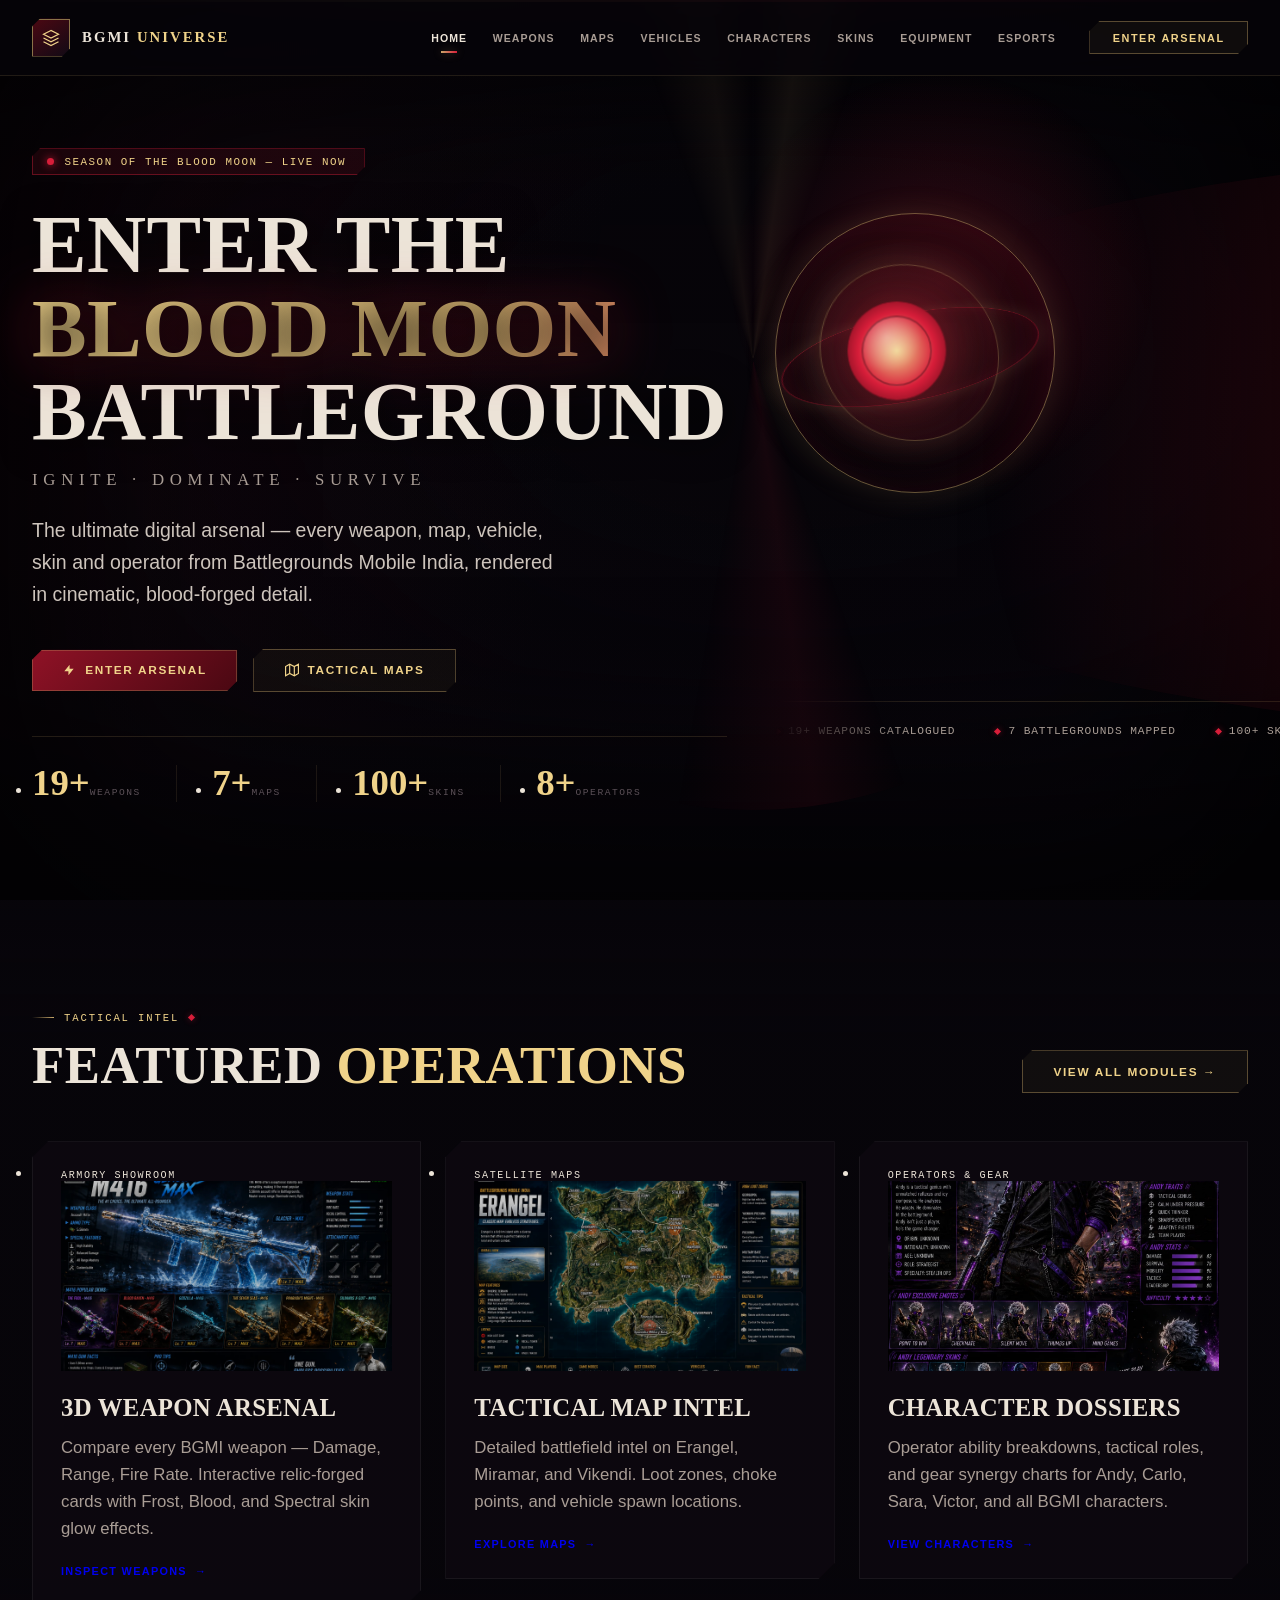
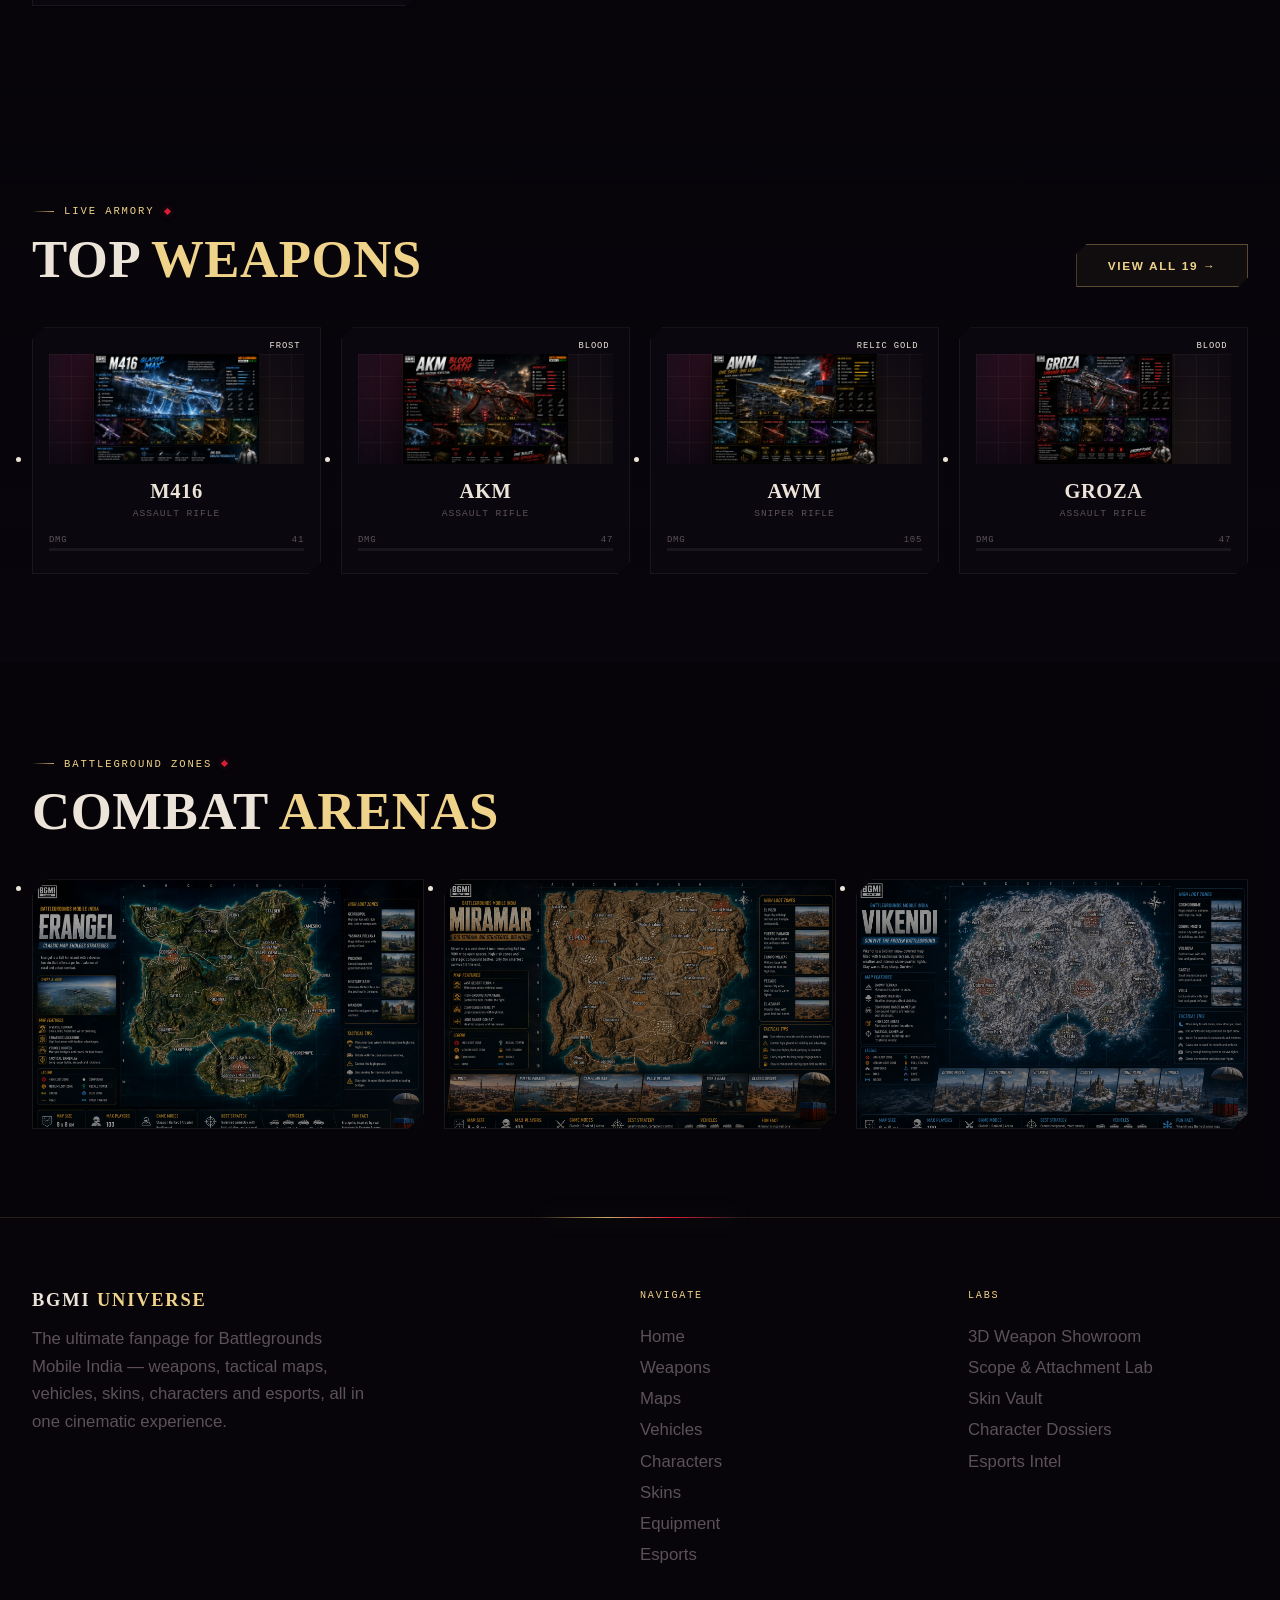
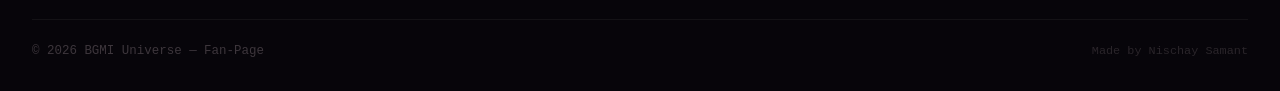
<file: index.html>
﻿<!DOCTYPE html>
<html lang="en">
<head>
<meta charset="UTF-8" />
<meta name="viewport" content="width=device-width, initial-scale=1.0" />
<title>BGMI UNIVERSE — Enter the Blood Moon</title>
<meta name="description" content="The ultimate fan universe for Battlegrounds Mobile India. Weapons, maps, vehicles, characters, skins and esports." />
<meta property="og:type" content="website" />
<meta property="og:site_name" content="BGMI Universe" />
<meta property="og:title" content="BGMI UNIVERSE — Enter the Blood Moon" />
<meta property="og:description" content="The ultimate fan universe for Battlegrounds Mobile India. Weapons, maps, vehicles, characters, skins and esports." />
<meta property="og:image" content="https://i.pinimg.com/736x/ce/69/66/ce6966a490c5911ac13b08e4d7a5de7e.jpg" />
<meta property="og:image:width" content="1200" />
<meta property="og:image:height" content="630" />
<link rel="preconnect" href="https://fonts.gstatic.com" crossorigin>
<link href="https://fonts.googleapis.com/css2?family=Cinzel..." rel="stylesheet">
<link rel="stylesheet" href="index.css" />
</head>
<body>
  
<section id="intro" aria-hidden="true">
  <span class="intro-ring">
    <svg viewBox="0 0 74 74"><circle cx="37" cy="37" r="30" stroke="url(#g1)" stroke-width="1.5"/>
      <defs><linearGradient id="g1" x1="0" y1="0" x2="1" y2="1"><stop offset="0%" stop-color="#f0d38a"/><stop offset="100%" stop-color="#d81e3a"/></linearGradient></defs>
    </svg>
  </span>
  <p class="intro-title">BGMI UNIVERSE</p>
  <span class="intro-bar"></span>
  <p class="intro-sub">Loading the Blood Moon…</p>
</section>

<figure id="bg-wrap">
  <video id="bg-video" autoplay muted loop playsinline preload="auto">
    <source src="home.mp4" type="video/mp4">
  </video>
</figure>
<span id="bg-overlay"></span>
<span id="bg-grid"></span>
<span id="bg-vignette"></span>
<span id="bg-scanline"></span>

<input type="checkbox" id="menu-toggle" class="menu-checkbox" aria-hidden="true" />

<header id="nav">
  <span class="nav-inner">
    <a href="index.html" class="nav-logo">
      <span class="nav-logo-icon">
        <svg width="18" height="18" viewBox="0 0 24 24" fill="none" stroke="#f0d38a" stroke-width="1.6"><path d="M12 2L2 7l10 5 10-5-10-5zM2 17l10 5 10-5M2 12l10 5 10-5"/></svg>
      </span>
      <span class="nav-logo-text">BGMI <span>UNIVERSE</span></span>
    </a>
    <nav class="nav-links" aria-label="Main navigation">
      <a href="index.html" class="nav-link active">HOME</a>
      <a href="weapons.html" class="nav-link">WEAPONS</a>
      <a href="maps.html" class="nav-link">MAPS</a>
      <a href="vehicles.html" class="nav-link">VEHICLES</a>
      <a href="characters.html" class="nav-link">CHARACTERS</a>
      <a href="skins.html" class="nav-link">SKINS</a>
      <a href="equipment.html" class="nav-link">EQUIPMENT</a>
      <a href="esports.html" class="nav-link">ESPORTS</a>
    </nav>
    <a href="weapons.html" class="btn btn-outline nav-cta">ENTER ARSENAL</a>
    <label for="menu-toggle" class="nav-toggle-label" aria-label="Toggle menu">
      <svg width="24" height="24" viewBox="0 0 24 24" fill="none" stroke="currentColor" stroke-width="2"><line x1="3" y1="6" x2="21" y2="6"/><line x1="3" y1="12" x2="21" y2="12"/><line x1="3" y1="18" x2="21" y2="18"/></svg>
    </label>
  </span>
</header>
<nav id="nav-mobile" aria-label="Mobile navigation">
  <a href="index.html" class="nav-mobile-link active">HOME</a>
  <a href="weapons.html" class="nav-mobile-link">WEAPONS</a>
  <a href="maps.html" class="nav-mobile-link">MAPS</a>
  <a href="vehicles.html" class="nav-mobile-link">VEHICLES</a>
  <a href="characters.html" class="nav-mobile-link">CHARACTERS</a>
  <a href="skins.html" class="nav-mobile-link">SKINS</a>
  <a href="equipment.html" class="nav-mobile-link">EQUIPMENT</a>
  <a href="esports.html" class="nav-mobile-link">ESPORTS</a>
  <a href="weapons.html" class="btn btn-blood btn-shimmer" class="btn btn-outline nav-mobile-full">ENTER ARSENAL</a>
</nav>

<section id="hero">
  <span class="hero-rays"></span>
  <span class="hero-moon-glow"></span>
  <section class="hero-inner">

    <section class="hero-left">
      <p class="hero-tag">
        <span class="hero-tag-dot"></span>
        SEASON OF THE BLOOD MOON — LIVE NOW
      </p>

      <h1 class="hero-h1">
        ENTER THE
        <span class="accent">BLOOD MOON</span>
        BATTLEGROUND
      </h1>

      <p class="hero-sub">Ignite · Dominate · Survive</p>
      <p class="hero-desc">
        The ultimate digital arsenal — every weapon, map, vehicle, skin and operator from Battlegrounds Mobile India, rendered in cinematic, blood-forged detail.
      </p>

      <nav class="hero-actions" aria-label="Hero actions">
        <a href="weapons.html" class="btn btn-blood btn-shimmer">
          <svg width="14" height="14" viewBox="0 0 24 24" fill="currentColor"><path d="M13 10V3L4 14h7v7l9-11h-7z"/></svg>
          ENTER ARSENAL
        </a>
        <a href="maps.html" class="btn btn-outline">
          <svg width="14" height="14" viewBox="0 0 24 24" fill="none" stroke="currentColor" stroke-width="2"><polygon points="1 6 1 22 8 18 16 22 23 18 23 2 16 6 8 2 1 6"/><line x1="8" y1="2" x2="8" y2="18"/><line x1="16" y1="6" x2="16" y2="22"/></svg>
          TACTICAL MAPS
        </a>
      </nav>

      <ul class="hero-stats">
        <li class="stat-item"><strong class="stat-num">19+</strong><small class="stat-label">Weapons</small></li>
        <li class="stat-item"><strong class="stat-num">7+</strong><small class="stat-label">Maps</small></li>
        <li class="stat-item"><strong class="stat-num">100+</strong><small class="stat-label">Skins</small></li>
        <li class="stat-item"><strong class="stat-num">8+</strong><small class="stat-label">Operators</small></li>
      </ul>
    </section>

    <section class="hero-right">
      <figure class="relic-stage">
        <span class="relic-glow"></span>
        <figure class="relic-3d">
          <span class="relic-ring"></span>
          <span class="relic-ring r2"></span>
          <span class="relic-ring r3"></span>
          <span class="relic-core"></span>
        </figure>
        <figcaption class="relic-caption">
          <p class="rc-title">The Blood Moon Sigil</p>
          <p class="rc-sub">Season Emblem · Rotating Relic</p>
        </figcaption>
      </figure>
      <aside class="intel-ticker">
        <p class="intel-track">
          <span>19+ WEAPONS CATALOGUED</span>
          <span>7 BATTLEGROUNDS MAPPED</span>
          <span>100+ SKINS IN THE VAULT</span>
          <span>8 OPERATORS PROFILED</span>
          <span>19+ WEAPONS CATALOGUED</span>
          <span>7 BATTLEGROUNDS MAPPED</span>
          <span>100+ SKINS IN THE VAULT</span>
          <span>8 OPERATORS PROFILED</span>
        </p>
      </aside>
    </section>

  </section>
</section>

<section id="featured">
  <section class="featured-inner">
    <header class="featured-header">
      <header class="strip-inner">
        <p class="section-tag">TACTICAL INTEL</p>
        <h2 class="section-h2">FEATURED <span class="accent">OPERATIONS</span></h2>
      </header>
      <a href="weapons.html" class="btn btn-outline">VIEW ALL MODULES →</a>
    </header>

    <ul class="ops-grid">

      <li>
        <article class="op-card" class="card-blood">
          <span class="op-card-border"></span>
          <section class="op-card-body">
            <p class="op-label">ARMORY SHOWROOM</p>
            <figure class="op-card-img-wrap media-frame">
              <img src="M416.jpeg" alt="M416 Weapon" class="op-card-img" loading="lazy">
            </figure>
            <p class="op-title">3D WEAPON ARSENAL</p>
            <p class="op-desc">Compare every BGMI weapon — Damage, Range, Fire Rate. Interactive relic-forged cards with Frost, Blood, and Spectral skin glow effects.</p>
          </section>
          <a href="weapons.html" class="op-cta">INSPECT WEAPONS <span>→</span></a>
        </article>
      </li>

      <li>
        <article class="op-card" class="card-gold-ac">
          <span class="op-card-border"></span>
          <section class="op-card-body">
            <p class="op-label">SATELLITE MAPS</p>
            <figure class="op-card-img-wrap media-frame">
              <img src="Erangel.jpeg" alt="Erangel" class="op-card-img" loading="lazy">
            </figure>
            <p class="op-title">TACTICAL MAP INTEL</p>
            <p class="op-desc">Detailed battlefield intel on Erangel, Miramar, and Vikendi. Loot zones, choke points, and vehicle spawn locations.</p>
          </section>
          <a href="maps.html" class="op-cta">EXPLORE MAPS <span>→</span></a>
        </article>
      </li>

      <li>
        <article class="op-card" class="card-violet">
          <span class="op-card-border"></span>
          <section class="op-card-body">
            <p class="op-label">OPERATORS &amp; GEAR</p>
            <figure class="op-card-img-wrap media-frame">
              <img src="Andy.jpeg" alt="Character Andy" class="op-card-img" loading="lazy">
            </figure>
            <p class="op-title">CHARACTER DOSSIERS</p>
            <p class="op-desc">Operator ability breakdowns, tactical roles, and gear synergy charts for Andy, Carlo, Sara, Victor, and all BGMI characters.</p>
          </section>
          <a href="characters.html" class="op-cta">VIEW CHARACTERS <span>→</span></a>
        </article>
      </li>

    </ul>
  </section>
</section>

<section id="weapons-strip">
  <header class="strip-header">
    <header class="strip-inner">
      <p class="section-tag">LIVE ARMORY</p>
      <h2 class="section-h2">TOP <span class="accent">WEAPONS</span></h2>
    </header>
    <a href="weapons.html" class="btn btn-outline">VIEW ALL 19 →</a>
  </header>

  <ul class="weapons-grid">

    <li>
      <article class="weapon-mini" class="wac-purple">
        <span class="weapon-mini-badge" class="stat-bg-purple">FROST</span>
        <figure class="weapon-mini-media media-frame"><img src="M416.jpeg" alt="M416" class="weapon-mini-img" loading="lazy"></figure>
        <h3 class="weapon-mini-name">M416</h3>
        <p class="weapon-mini-cat">Assault Rifle</p>
        <dl class="weapon-mini-stat">
          <dt class="weapon-mini-stat-label"><span>DMG</span><span>41</span></dt>
          <dd class="weapon-mini-bar"><span class="weapon-mini-bar-fill" class="stat-fill stat-fill-purple"></span></dd>
        </dl>
      </article>
    </li>

    <li>
      <article class="weapon-mini" class="wac-red">
        <span class="weapon-mini-badge" class="stat-bg-red">BLOOD</span>
        <figure class="weapon-mini-media media-frame"><img src="Akm.jpeg" alt="AKM" class="weapon-mini-img" loading="lazy"></figure>
        <h3 class="weapon-mini-name">AKM</h3>
        <p class="weapon-mini-cat">Assault Rifle</p>
        <dl class="weapon-mini-stat">
          <dt class="weapon-mini-stat-label"><span>DMG</span><span>47</span></dt>
          <dd class="weapon-mini-bar"><span class="weapon-mini-bar-fill" class="stat-fill stat-fill-red"></span></dd>
        </dl>
      </article>
    </li>

    <li>
      <article class="weapon-mini" class="wac-gold">
        <span class="weapon-mini-badge" class="stat-bg-gold">RELIC GOLD</span>
        <figure class="weapon-mini-media media-frame"><img src="Awm.jpeg" alt="AWM" class="weapon-mini-img" loading="lazy"></figure>
        <h3 class="weapon-mini-name">AWM</h3>
        <p class="weapon-mini-cat">Sniper Rifle</p>
        <dl class="weapon-mini-stat">
          <dt class="weapon-mini-stat-label"><span>DMG</span><span>105</span></dt>
          <dd class="weapon-mini-bar"><span class="weapon-mini-bar-fill" class="stat-fill stat-fill-gold"></span></dd>
        </dl>
      </article>
    </li>

    <li>
      <article class="weapon-mini" class="wac-red">
        <span class="weapon-mini-badge" class="stat-bg-red">BLOOD</span>
        <figure class="weapon-mini-media media-frame"><img src="Groza.jpeg" alt="Groza" class="weapon-mini-img" loading="lazy"></figure>
        <h3 class="weapon-mini-name">GROZA</h3>
        <p class="weapon-mini-cat">Assault Rifle</p>
        <dl class="weapon-mini-stat">
          <dt class="weapon-mini-stat-label"><span>DMG</span><span>47</span></dt>
          <dd class="weapon-mini-bar"><span class="weapon-mini-bar-fill" class="stat-fill stat-fill-red"></span></dd>
        </dl>
      </article>
    </li>

  </ul>
</section>

<section id="maps-showcase">
  <section class="maps-inner">
    <p class="section-tag">BATTLEGROUND ZONES</p>
    <h2 class="section-h2">COMBAT <span class="accent">ARENAS</span></h2>

    <ul class="maps-grid">
      <li>
        <article class="map-card" class="delay-1">
          <figure class="media-frame" class="h-full">
            <img src="Erangel.jpeg" alt="Erangel" class="map-card-img" loading="lazy">
          </figure>
          <figcaption class="map-card-overlay">
            <p class="map-card-tag">8×8 KM · GRASSLANDS</p>
            <h3 class="map-card-name">ERANGEL</h3>
            <p class="map-card-info">Classic • High-density loot • Long-range combat</p>
          </figcaption>
        </article>
      </li>
      <li>
        <article class="map-card">
          <figure class="media-frame" class="h-full">
            <img src="Miramar.jpeg" alt="Miramar" class="map-card-img" loading="lazy">
          </figure>
          <figcaption class="map-card-overlay">
            <p class="map-card-tag">8×8 KM · DESERT</p>
            <h3 class="map-card-name">MIRAMAR</h3>
            <p class="map-card-info">Expert · Sniper country · Vehicle warfare</p>
          </figcaption>
        </article>
      </li>
      <li>
        <article class="map-card">
          <figure class="media-frame" class="h-full">
            <img src="Vikendi.jpeg" alt="Vikendi" class="map-card-img" loading="lazy">
          </figure>
          <figcaption class="map-card-overlay">
            <p class="map-card-tag">6×6 KM · SNOW</p>
            <h3 class="map-card-name">VIKENDI</h3>
            <p class="map-card-info">Balanced · Stealth movement · Mid-range engagements</p>
          </figcaption>
        </article>
      </li>
    </ul>
  </section>
</section>

<footer>
  <span class="footer-accent-line"></span>
  <section class="footer-inner">
    <section class="footer-grid">
      <section>
        <strong class="footer-brand-name">BGMI <span>UNIVERSE</span></strong>
        <p class="footer-brand-desc">The ultimate fanpage for Battlegrounds Mobile India — weapons, tactical maps, vehicles, skins, characters and esports, all in one cinematic experience.</p>
      </section>
      <nav aria-label="Footer navigation">
        <h3 class="footer-col-title">NAVIGATE</h3>
        <a href="index.html" class="footer-link">Home</a>
        <a href="weapons.html" class="footer-link">Weapons</a>
        <a href="maps.html" class="footer-link">Maps</a>
        <a href="vehicles.html" class="footer-link">Vehicles</a>
        <a href="characters.html" class="footer-link">Characters</a>
        <a href="skins.html" class="footer-link">Skins</a>
        <a href="equipment.html" class="footer-link">Equipment</a>
        <a href="esports.html" class="footer-link">Esports</a>
      </nav>
      <nav aria-label="Footer labs navigation">
        <h3 class="footer-col-title">LABS</h3>
        <a href="weapons.html" class="footer-link">3D Weapon Showroom</a>
        <a href="equipment.html" class="footer-link">Scope &amp; Attachment Lab</a>
        <a href="skins.html" class="footer-link">Skin Vault</a>
        <a href="characters.html" class="footer-link">Character Dossiers</a>
        <a href="esports.html" class="footer-link">Esports Intel</a>
      </nav>
    </section>

    <p class="footer-bottom">
      <span class="footer-copy">© 2026 BGMI Universe — Fan-Page</span>
      <span class="footer-note">Made by Nischay Samant</span>
    </p>
  </section>
</footer>
</body>
</html>
</file>
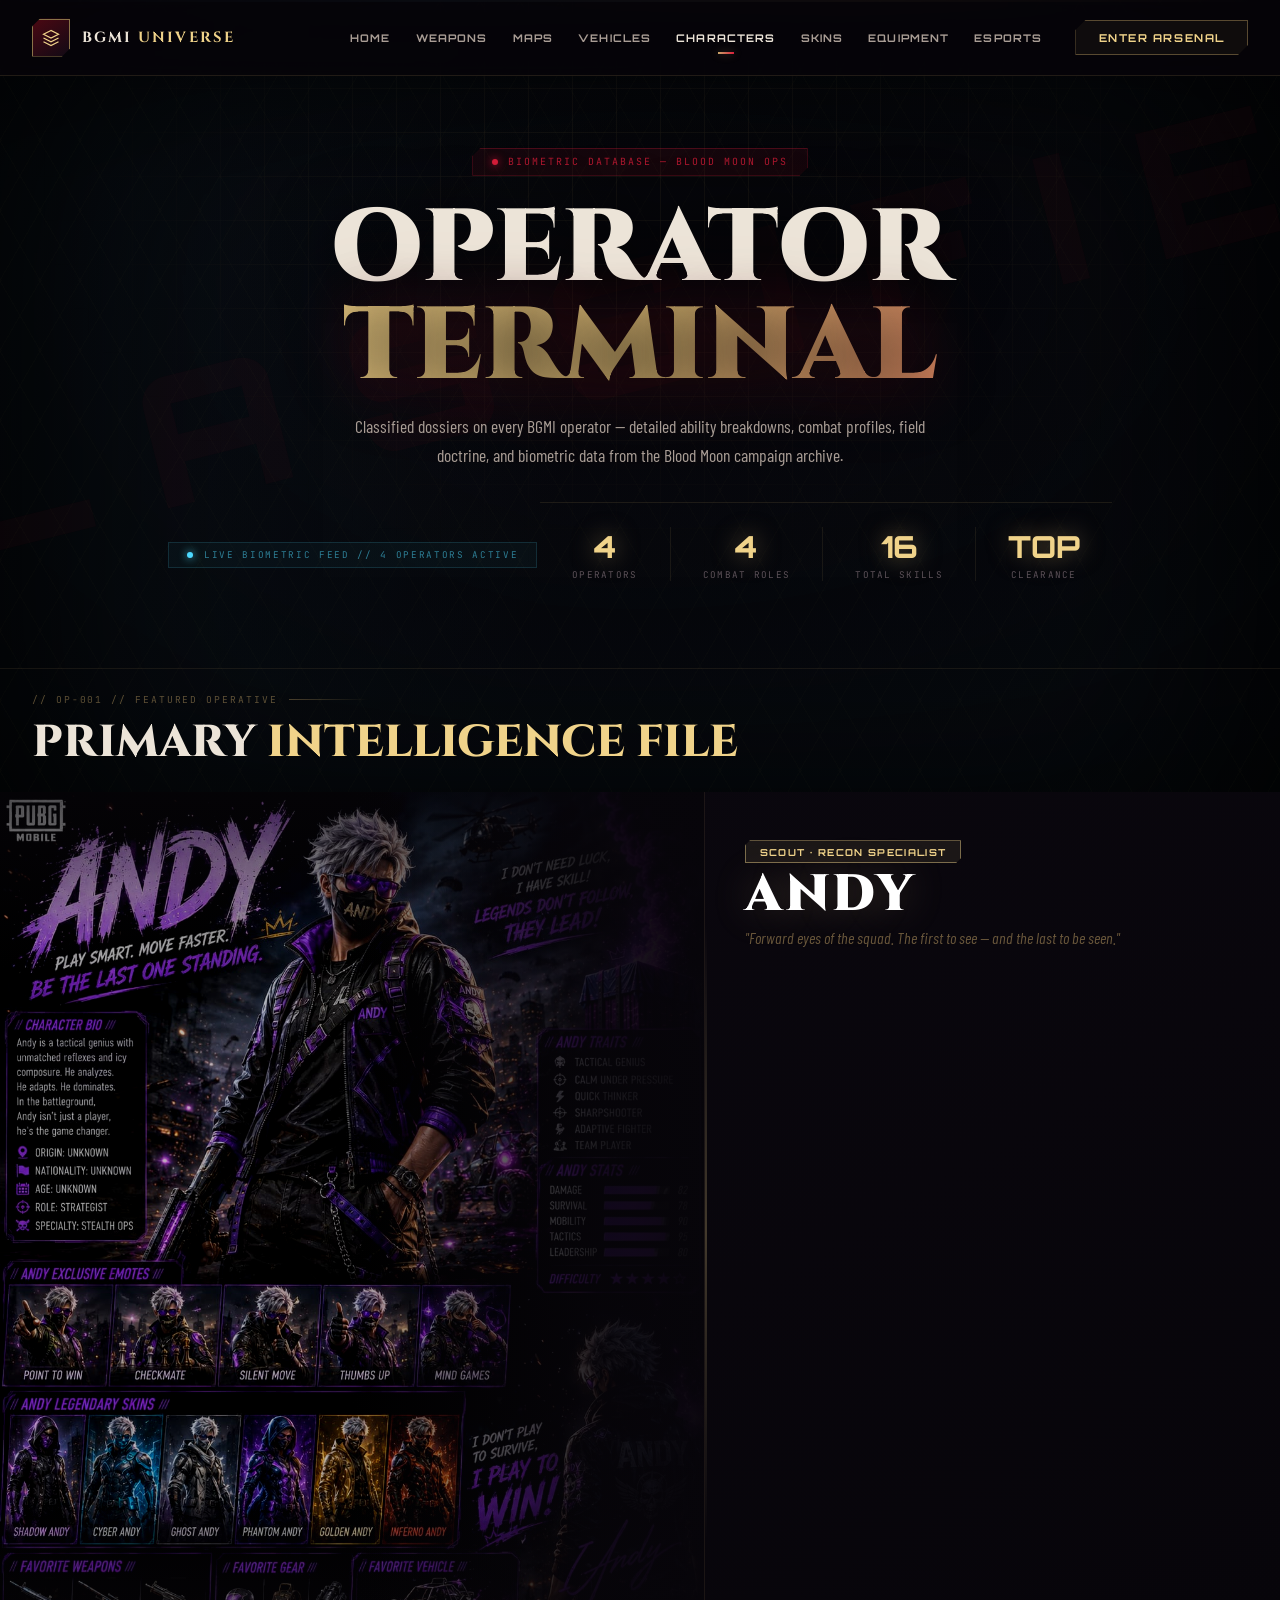
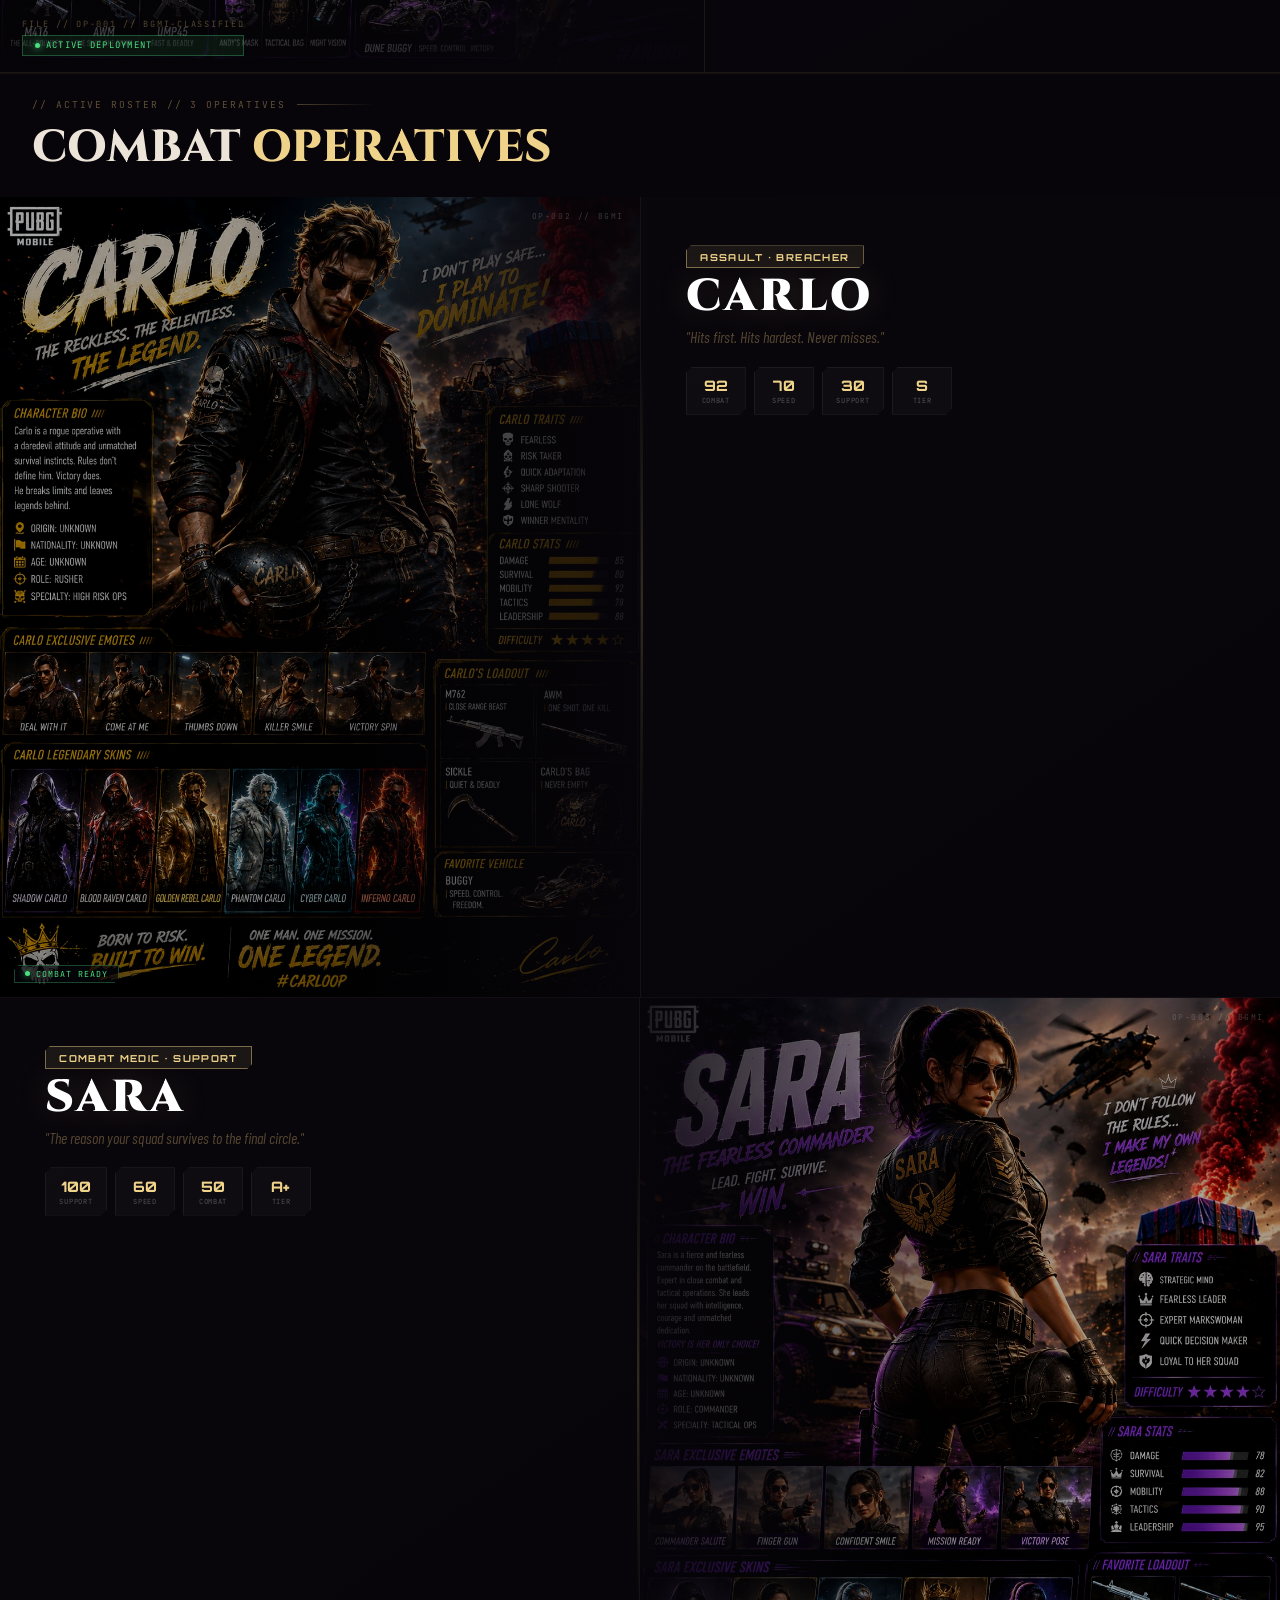
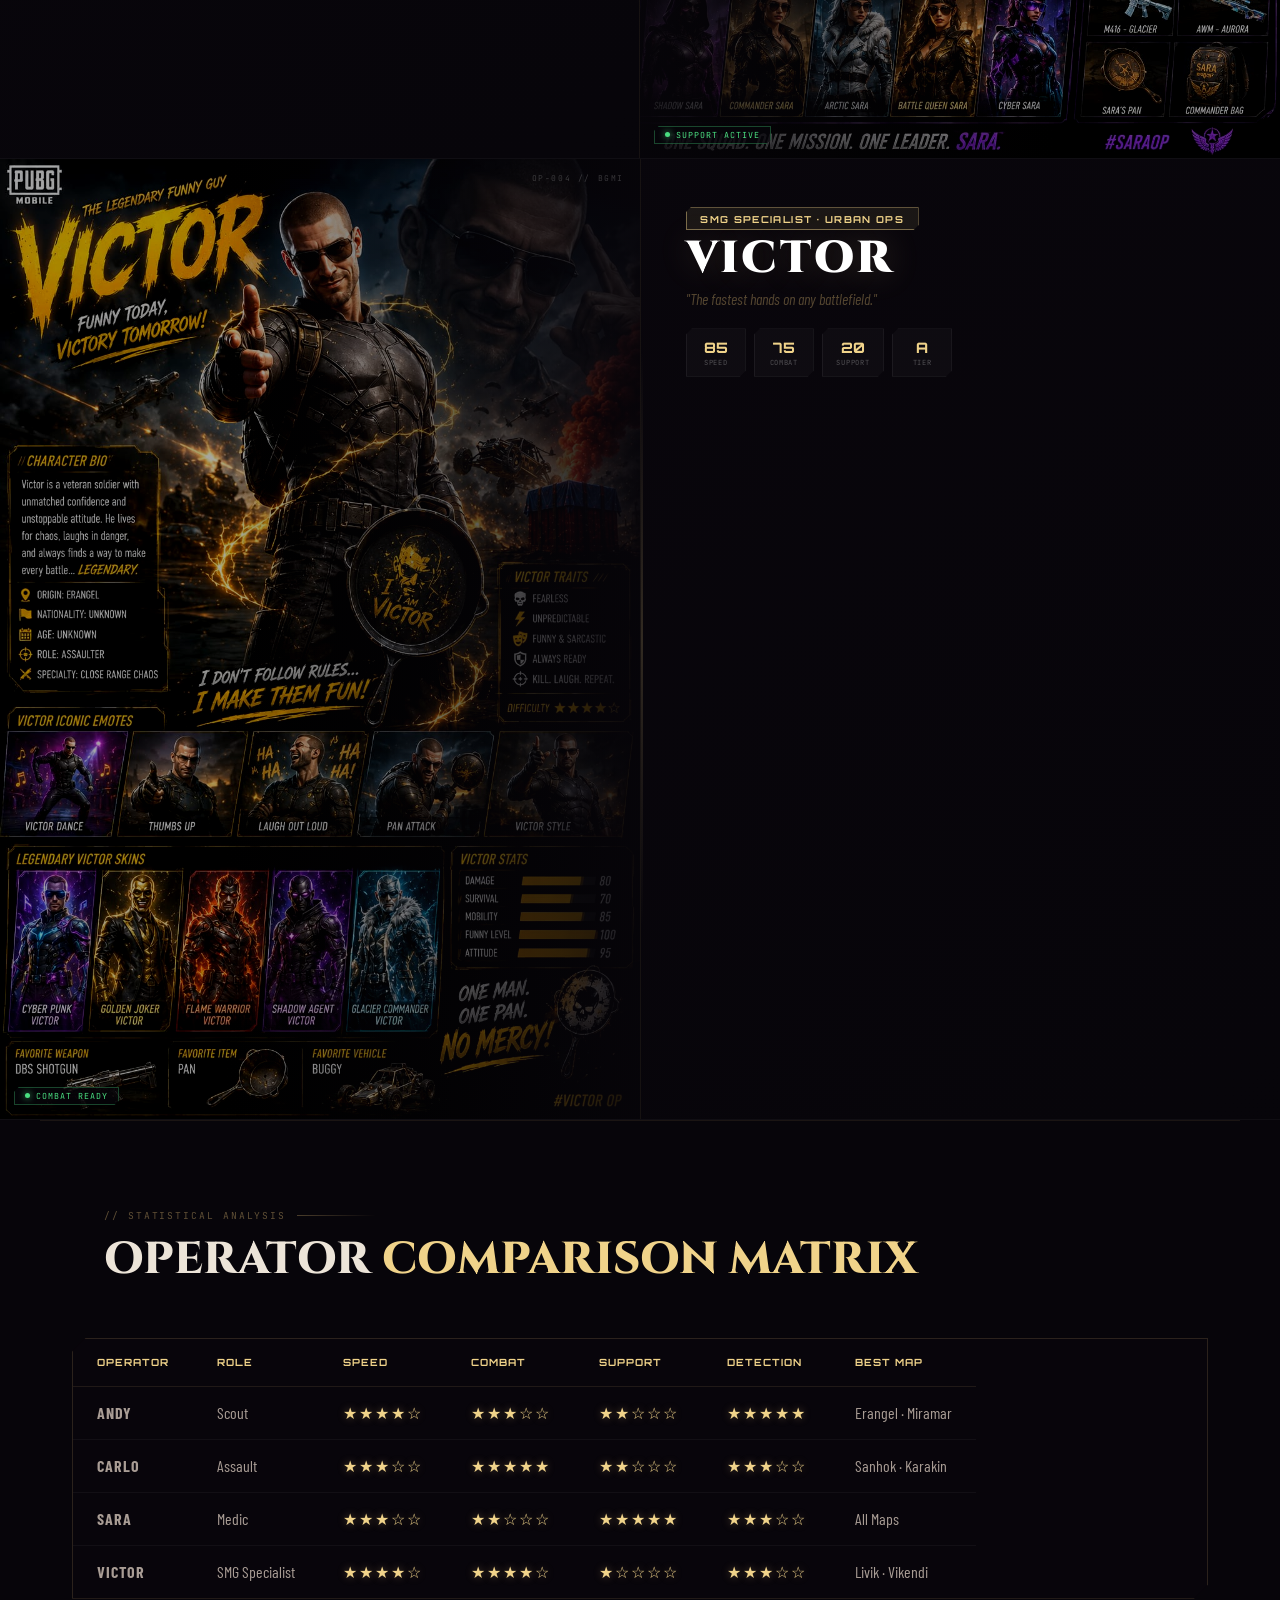
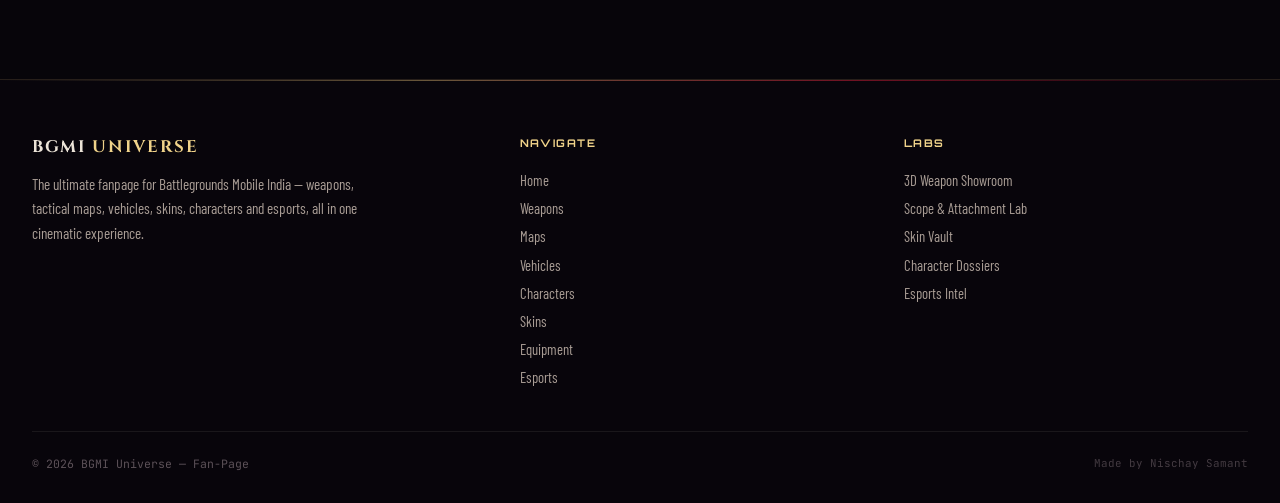
<file: characters.html>
﻿<!DOCTYPE html>
<html lang="en">
<head>
<meta charset="UTF-8" />
<meta name="viewport" content="width=device-width, initial-scale=1.0" />
<title>BGMI UNIVERSE — Operator Terminal</title>
<meta name="description" content="BGMI classified operator dossiers — abilities, combat stats, skills, and field doctrine for every character." />
<link rel="preconnect" href="https://fonts.googleapis.com" />
<link rel="preconnect" href="https://fonts.gstatic.com" crossorigin />
<link href="https://fonts.googleapis.com/css2?family=Cinzel:wght@400;500;600;700;800;900&family=Barlow+Condensed:wght@400;500;600;700;800&family=Orbitron:wght@500;600;700;800;900&family=JetBrains+Mono:wght@400;500;700&display=swap" rel="stylesheet" />
<link rel="stylesheet" href="characters.css" />
</head>
<body>

<figure id="bg-wrap">
  <video id="bg-video" autoplay loop playsinline preload="auto">
    <source src="2.mp4" type="video/mp4">
  </video>
</figure>
<span id="bg-overlay"></span>
<span id="bg-grid"></span>
<span id="bg-vignette"></span>
<span id="bg-scanline"></span>

<input type="checkbox" id="menu-toggle" class="menu-checkbox" aria-hidden="true" />

<header id="nav">
  <span class="nav-inner">
    <a href="index.html" class="nav-logo">
      <span class="nav-logo-icon">
        <svg width="18" height="18" viewBox="0 0 24 24" fill="none" stroke="#f0d38a" stroke-width="1.6"><path d="M12 2L2 7l10 5 10-5-10-5zM2 17l10 5 10-5M2 12l10 5 10-5"/></svg>
      </span>
      <span class="nav-logo-text">BGMI <span>UNIVERSE</span></span>
    </a>
    <nav class="nav-links" aria-label="Main navigation">
      <a href="index.html" class="nav-link">HOME</a>
      <a href="weapons.html" class="nav-link">WEAPONS</a>
      <a href="maps.html" class="nav-link">MAPS</a>
      <a href="vehicles.html" class="nav-link">VEHICLES</a>
      <a href="characters.html" class="nav-link active">CHARACTERS</a>
      <a href="skins.html" class="nav-link">SKINS</a>
      <a href="equipment.html" class="nav-link">EQUIPMENT</a>
      <a href="esports.html" class="nav-link">ESPORTS</a>
    </nav>
    <a href="weapons.html" class="btn btn-outline nav-cta">ENTER ARSENAL</a>
    <label for="menu-toggle" class="nav-toggle-label" aria-label="Toggle menu">
      <svg width="24" height="24" viewBox="0 0 24 24" fill="none" stroke="currentColor" stroke-width="2"><line x1="3" y1="6" x2="21" y2="6"/><line x1="3" y1="12" x2="21" y2="12"/><line x1="3" y1="18" x2="21" y2="18"/></svg>
    </label>
  </span>
</header>

<nav id="nav-mobile" aria-label="Mobile navigation">
  <a href="index.html" class="nav-mobile-link">HOME</a>
  <a href="weapons.html" class="nav-mobile-link">WEAPONS</a>
  <a href="maps.html" class="nav-mobile-link">MAPS</a>
  <a href="vehicles.html" class="nav-mobile-link">VEHICLES</a>
  <a href="characters.html" class="nav-mobile-link active">CHARACTERS</a>
  <a href="skins.html" class="nav-mobile-link">SKINS</a>
  <a href="equipment.html" class="nav-mobile-link">EQUIPMENT</a>
  <a href="esports.html" class="nav-mobile-link">ESPORTS</a>
  <a href="weapons.html" class="btn btn-outline" class="btn btn-outline nav-mobile-full">ENTER ARSENAL</a>
</nav>

<section id="op-hero">
  <aside class="hero-badge"><span class="badge-dot"></span> BIOMETRIC DATABASE — BLOOD MOON OPS</aside>
  <h1 class="op-hero-h1">OPERATOR<em>TERMINAL</em></h1>
  <p class="op-hero-sub">Classified dossiers on every BGMI operator — detailed ability breakdowns, combat profiles, field doctrine, and biometric data from the Blood Moon campaign archive.</p>
  <aside class="hero-live"><span class="live-pulse"></span> LIVE BIOMETRIC FEED // 4 OPERATORS ACTIVE</aside>
  <ul class="hero-stats">
    <li class="hero-stat"><strong class="hero-stat-num">4</strong><small class="hero-stat-label">Operators</small></li>
    <li class="hero-stat"><strong class="hero-stat-num">4</strong><small class="hero-stat-label">Combat Roles</small></li>
    <li class="hero-stat"><strong class="hero-stat-num">16</strong><small class="hero-stat-label">Total Skills</small></li>
    <li class="hero-stat"><strong class="hero-stat-num">TOP</strong><small class="hero-stat-label">Clearance</small></li>
  </ul>
</section>

<main id="op-main">

<section id="featured">
    <header class="section-hd">
      <p class="section-tag">// OP-001 // FEATURED OPERATIVE</p>
      <h2 class="section-title">PRIMARY <em>INTELLIGENCE FILE</em></h2>
    </header>

    <article class="op-featured" class="op-featured op-andy">
      <figure class="op-featured-fig">
        <img src="Andy.jpeg" alt="Andy — Scout Operator" class="op-featured-portrait" loading="eager">
        <span class="op-featured-scan"></span>
        <span class="op-hud tl"></span>
        <span class="op-hud br"></span>
        <aside class="op-featured-meta">
          <span class="op-file-code">FILE // OP-001 // BGMI-CLASSIFIED</span>
          <span class="op-status">ACTIVE DEPLOYMENT</span>
        </aside>
      </figure>

      <section class="op-featured-intel">
        <header class="op-intel-hd">
          <span class="op-role-badge">SCOUT · RECON SPECIALIST</span>
          <h3 class="op-intel-name">ANDY</h3>
          <p class="op-intel-tagline">"Forward eyes of the squad. The first to see — and the last to be seen."</p>
        </header>

        <section class="op-featured-reveal">
          <section class="op-ability-block">
            <span class="ability-label">SIGNATURE ABILITY</span>
            <h4 class="ability-name">⬡ EAGLE EYE</h4>
            <p class="ability-desc">Passive optical enhancement grants extreme-distance enemy detection. Andy marks threats before they can close the engagement gap, giving his squad critical advance warning and decisive positioning advantage.</p>
          </section>

          <section class="op-lore-block">
            <span class="lore-label">FIELD DOSSIER</span>
            <p class="lore-text">A former military intelligence officer with three tours across contested zones. Andy joined BGMI operations after his unit was compromised in a classified mountain operation. His exceptional vision and terrain-reading ability make him the squad's irreplaceable forward spotter — especially on Erangel and Miramar's open sightlines.</p>
          </section>

          <ul class="op-skills">
            <li class="op-skill">Long Range Detection</li>
            <li class="op-skill">Enemy Marking</li>
            <li class="op-skill">Terrain Analysis</li>
            <li class="op-skill">Squad Intel Relay</li>
            <li class="op-skill">High Ground Mastery</li>
          </ul>

          <dl class="op-intel-stats">
            <dd class="op-intel-stat"><span class="stat-k">SPEED</span><meter class="op-intel-bar" value="80" max="100"></meter><span class="stat-v">80</span></dd>
            <dd class="op-intel-stat"><span class="stat-k">COMBAT</span><meter class="op-intel-bar" value="60" max="100"></meter><span class="stat-v">60</span></dd>
            <dd class="op-intel-stat"><span class="stat-k">SUPPORT</span><meter class="op-intel-bar" value="40" max="100"></meter><span class="stat-v">40</span></dd>
            <dd class="op-intel-stat"><span class="stat-k">DETECT</span><meter class="op-intel-bar" value="96" max="100"></meter><span class="stat-v">96</span></dd>
          </dl>
        </section>
      </section>
    </article>
  </section>

<section id="op-roster">
    <header class="section-hd">
      <p class="section-tag">// ACTIVE ROSTER // 3 OPERATIVES</p>
      <h2 class="section-title">COMBAT <em>OPERATIVES</em></h2>
    </header>

<article class="op-row op-carlo" aria-label="Carlo operator dossier">
      <figure class="op-row-fig">
        <img src="Carlo.jpeg" alt="Carlo — Assault Operator" class="op-row-portrait" loading="lazy">
        <span class="op-row-scan"></span>
        <span class="row-hud tl"></span>
        <span class="row-hud bl"></span>
        <span class="op-row-num">OP-002 // BGMI</span>
        <span class="op-row-status">COMBAT READY</span>
      </figure>

      <section class="op-row-intel">
        <header class="op-row-hd">
          <span class="op-role-badge">ASSAULT · BREACHER</span>
          <h3 class="op-row-name">CARLO</h3>
          <p class="op-row-tagline">"Hits first. Hits hardest. Never misses."</p>
        </header>

        <ul class="op-quick-stats">
          <li class="op-quick-stat"><strong class="qs-num" class="col-red">92</strong><span class="qs-label">Combat</span></li>
          <li class="op-quick-stat"><strong class="qs-num" class="col-red">70</strong><span class="qs-label">Speed</span></li>
          <li class="op-quick-stat"><strong class="qs-num" class="col-red">30</strong><span class="qs-label">Support</span></li>
          <li class="op-quick-stat"><strong class="qs-num" class="col-red">S</strong><span class="qs-label">Tier</span></li>
        </ul>

        <section class="op-row-reveal">
          <section class="op-ability-block">
            <span class="ability-label">SIGNATURE ABILITY</span>
            <h4 class="ability-name" class="col-red">⬡ IRON FIST</h4>
            <p class="ability-desc">Massively increased unarmed melee damage — Carlo turns every close-range brawl into a one-sided execution. Punches deal near-lethal damage with no weapon required.</p>
          </section>

          <section class="op-lore-block">
            <span class="lore-label">FIELD DOSSIER</span>
            <p class="lore-text">Born in the streets of Mumbai's most contested districts, Carlo learned to fight before he learned to read. After enlisting, his raw combat talent was immediately recognized by special forces recruiters. His presence guarantees first-blood advantage in every compound breach.</p>
          </section>

          <ul class="op-row-skills">
            <li class="op-row-skill">CQC Expert</li>
            <li class="op-row-skill">Breach &amp; Clear</li>
            <li class="op-row-skill">Suppressive Fire</li>
            <li class="op-row-skill">Wall Penetration</li>
          </ul>

          <dl class="op-row-stats">
            <dd class="op-row-stat"><span class="stat-k">COMBAT</span><meter class="op-intel-bar" value="92" max="100"></meter><span class="stat-v" class="col-red">92</span></dd>
            <dd class="op-row-stat"><span class="stat-k">SPEED</span><meter class="op-intel-bar" value="70" max="100"></meter><span class="stat-v" class="col-red">70</span></dd>
            <dd class="op-row-stat"><span class="stat-k">DETECT</span><meter class="op-intel-bar" value="52" max="100"></meter><span class="stat-v" class="col-red">52</span></dd>
          </dl>
        </section>
      </section>
    </article>

<article class="op-row rev op-sara" aria-label="Sara operator dossier">
      <figure class="op-row-fig">
        <img src="Sara.jpeg" alt="Sara — Combat Medic" class="op-row-portrait" loading="lazy">
        <span class="op-row-scan"></span>
        <span class="row-hud tl"></span>
        <span class="row-hud bl"></span>
        <span class="op-row-num">OP-003 // BGMI</span>
        <span class="op-row-status">SUPPORT ACTIVE</span>
      </figure>

      <section class="op-row-intel">
        <header class="op-row-hd">
          <span class="op-role-badge">COMBAT MEDIC · SUPPORT</span>
          <h3 class="op-row-name">SARA</h3>
          <p class="op-row-tagline">"The reason your squad survives to the final circle."</p>
        </header>

        <ul class="op-quick-stats">
          <li class="op-quick-stat"><strong class="qs-num" class="col-purple">100</strong><span class="qs-label">Support</span></li>
          <li class="op-quick-stat"><strong class="qs-num" class="col-purple">60</strong><span class="qs-label">Speed</span></li>
          <li class="op-quick-stat"><strong class="qs-num" class="col-purple">50</strong><span class="qs-label">Combat</span></li>
          <li class="op-quick-stat"><strong class="qs-num" class="col-purple">A+</strong><span class="qs-label">Tier</span></li>
        </ul>

        <section class="op-row-reveal">
          <section class="op-ability-block">
            <span class="ability-label">SIGNATURE ABILITY</span>
            <h4 class="ability-name" class="col-purple">⬡ HEALING WAVE</h4>
            <p class="ability-desc">Faster medkit application speed plus a passive healing aura that regenerates HP for nearby teammates. Sara is the only operator who can sustain squad health through prolonged firefights without a full retreat.</p>
          </section>

          <section class="op-lore-block">
            <span class="lore-label">FIELD DOSSIER</span>
            <p class="lore-text">A trauma surgeon who volunteered for BGMI operations after her hospital was caught in a crossfire event. Sara brings clinical precision to the chaos of battle — her calm under fire and exceptional medical training have saved countless squadmates in impossible situations.</p>
          </section>

          <ul class="op-row-skills">
            <li class="op-row-skill">Emergency Treatment</li>
            <li class="op-row-skill">Passive Heal Aura</li>
            <li class="op-row-skill">Field Surgery</li>
            <li class="op-row-skill">Resource Management</li>
          </ul>

          <dl class="op-row-stats">
            <dd class="op-row-stat"><span class="stat-k">SUPPORT</span><meter class="op-intel-bar" value="100" max="100"></meter><span class="stat-v" class="col-purple">100</span></dd>
            <dd class="op-row-stat"><span class="stat-k">SPEED</span><meter class="op-intel-bar" value="60" max="100"></meter><span class="stat-v" class="col-purple">60</span></dd>
            <dd class="op-row-stat"><span class="stat-k">COMBAT</span><meter class="op-intel-bar" value="50" max="100"></meter><span class="stat-v" class="col-purple">50</span></dd>
          </dl>
        </section>
      </section>
    </article>

<article class="op-row op-victor" aria-label="Victor operator dossier">
      <figure class="op-row-fig">
        <img src="Victor.jpeg" alt="Victor — SMG Specialist" class="op-row-portrait" loading="lazy">
        <span class="op-row-scan"></span>
        <span class="row-hud tl"></span>
        <span class="row-hud bl"></span>
        <span class="op-row-num">OP-004 // BGMI</span>
        <span class="op-row-status">COMBAT READY</span>
      </figure>

      <section class="op-row-intel">
        <header class="op-row-hd">
          <span class="op-role-badge">SMG SPECIALIST · URBAN OPS</span>
          <h3 class="op-row-name">VICTOR</h3>
          <p class="op-row-tagline">"The fastest hands on any battlefield."</p>
        </header>

        <ul class="op-quick-stats">
          <li class="op-quick-stat"><strong class="qs-num" class="col-cyan">85</strong><span class="qs-label">Speed</span></li>
          <li class="op-quick-stat"><strong class="qs-num" class="col-cyan">75</strong><span class="qs-label">Combat</span></li>
          <li class="op-quick-stat"><strong class="qs-num" class="col-cyan">20</strong><span class="qs-label">Support</span></li>
          <li class="op-quick-stat"><strong class="qs-num" class="col-cyan">A</strong><span class="qs-label">Tier</span></li>
        </ul>

        <section class="op-row-reveal">
          <section class="op-ability-block">
            <span class="ability-label">SIGNATURE ABILITY</span>
            <h4 class="ability-name" class="col-cyan">⬡ WEAPON MASTER</h4>
            <p class="ability-desc">Drastically reduced SMG reload times allow Victor to sustain fire in close-range engagements without tactical pause. In urban maps, he can clear entire buildings before opponents can react.</p>
          </section>

          <section class="op-lore-block">
            <span class="lore-label">FIELD DOSSIER</span>
            <p class="lore-text">Victor served in some of the most dangerous urban warfare operations in South Asia before joining BGMI. His speed and weapon handling broke every training record on record. In Livik and Vikendi's compact zones, Victor transforms into an unstoppable close-range force.</p>
          </section>

          <ul class="op-row-skills">
            <li class="op-row-skill">SMG Mastery</li>
            <li class="op-row-skill">Lightning Reloads</li>
            <li class="op-row-skill">Urban Combat</li>
            <li class="op-row-skill">Sustained Suppression</li>
          </ul>

          <dl class="op-row-stats">
            <dd class="op-row-stat"><span class="stat-k">SPEED</span><meter class="op-intel-bar" value="85" max="100"></meter><span class="stat-v" class="col-cyan">85</span></dd>
            <dd class="op-row-stat"><span class="stat-k">COMBAT</span><meter class="op-intel-bar" value="75" max="100"></meter><span class="stat-v" class="col-cyan">75</span></dd>
            <dd class="op-row-stat"><span class="stat-k">DETECT</span><meter class="op-intel-bar" value="44" max="100"></meter><span class="stat-v" class="col-cyan">44</span></dd>
          </dl>
        </section>
      </section>
    </article>
  </section>

<section id="compare">
    <section class="compare-inner">
      <header class="section-hd" class="pd-bottom">
        <p class="section-tag">// STATISTICAL ANALYSIS</p>
        <h2 class="section-title">OPERATOR <em>COMPARISON MATRIX</em></h2>
      </header>
      <section class="compare-tbl-wrap">
        <table class="compare-table">
          <thead>
            <tr>
              <th>OPERATOR</th>
              <th>ROLE</th>
              <th>SPEED</th>
              <th>COMBAT</th>
              <th>SUPPORT</th>
              <th>DETECTION</th>
              <th>BEST MAP</th>
            </tr>
          </thead>
          <tbody>
            <tr>
              <td class="tbl-op" class="col-gold">ANDY</td>
              <td class="tbl-best">Scout</td>
              <td><span class="stars">★★★★☆</span></td>
              <td><span class="stars">★★★☆☆</span></td>
              <td><span class="stars">★★☆☆☆</span></td>
              <td><span class="stars">★★★★★</span></td>
              <td class="tbl-best">Erangel · Miramar</td>
            </tr>
            <tr>
              <td class="tbl-op" class="col-red">CARLO</td>
              <td class="tbl-best">Assault</td>
              <td><span class="stars">★★★☆☆</span></td>
              <td><span class="stars">★★★★★</span></td>
              <td><span class="stars">★★☆☆☆</span></td>
              <td><span class="stars">★★★☆☆</span></td>
              <td class="tbl-best">Sanhok · Karakin</td>
            </tr>
            <tr>
              <td class="tbl-op" class="col-purple">SARA</td>
              <td class="tbl-best">Medic</td>
              <td><span class="stars">★★★☆☆</span></td>
              <td><span class="stars">★★☆☆☆</span></td>
              <td><span class="stars">★★★★★</span></td>
              <td><span class="stars">★★★☆☆</span></td>
              <td class="tbl-best">All Maps</td>
            </tr>
            <tr>
              <td class="tbl-op" class="col-cyan">VICTOR</td>
              <td class="tbl-best">SMG Specialist</td>
              <td><span class="stars">★★★★☆</span></td>
              <td><span class="stars">★★★★☆</span></td>
              <td><span class="stars">★☆☆☆☆</span></td>
              <td><span class="stars">★★★☆☆</span></td>
              <td class="tbl-best">Livik · Vikendi</td>
            </tr>
          </tbody>
        </table>
      </section>
    </section>
  </section>

</main>

<footer>
  <span class="footer-accent-line"></span>
  <section class="footer-inner">
    <section class="footer-grid">
      <section>
        <strong class="footer-brand-name">BGMI <span>UNIVERSE</span></strong>
        <p class="footer-brand-desc">The ultimate fanpage for Battlegrounds Mobile India — weapons, tactical maps, vehicles, skins, characters and esports, all in one cinematic experience.</p>
      </section>
      <nav aria-label="Footer navigation">
        <h3 class="footer-col-title">NAVIGATE</h3>
        <a href="index.html" class="footer-link">Home</a>
        <a href="weapons.html" class="footer-link">Weapons</a>
        <a href="maps.html" class="footer-link">Maps</a>
        <a href="vehicles.html" class="footer-link">Vehicles</a>
        <a href="characters.html" class="footer-link">Characters</a>
        <a href="skins.html" class="footer-link">Skins</a>
        <a href="equipment.html" class="footer-link">Equipment</a>
        <a href="esports.html" class="footer-link">Esports</a>
      </nav>
      <nav aria-label="Footer labs navigation">
        <h3 class="footer-col-title">LABS</h3>
        <a href="weapons.html" class="footer-link">3D Weapon Showroom</a>
        <a href="equipment.html" class="footer-link">Scope &amp; Attachment Lab</a>
        <a href="skins.html" class="footer-link">Skin Vault</a>
        <a href="characters.html" class="footer-link">Character Dossiers</a>
        <a href="esports.html" class="footer-link">Esports Intel</a>
      </nav>
    </section>
    <p class="footer-bottom">
      <span class="footer-copy">© 2026 BGMI Universe — Fan-Page</span>
      <span class="footer-note">Made by Nischay Samant</span>
    </p>
  </section>
</footer>

</body>
</html>
</file>
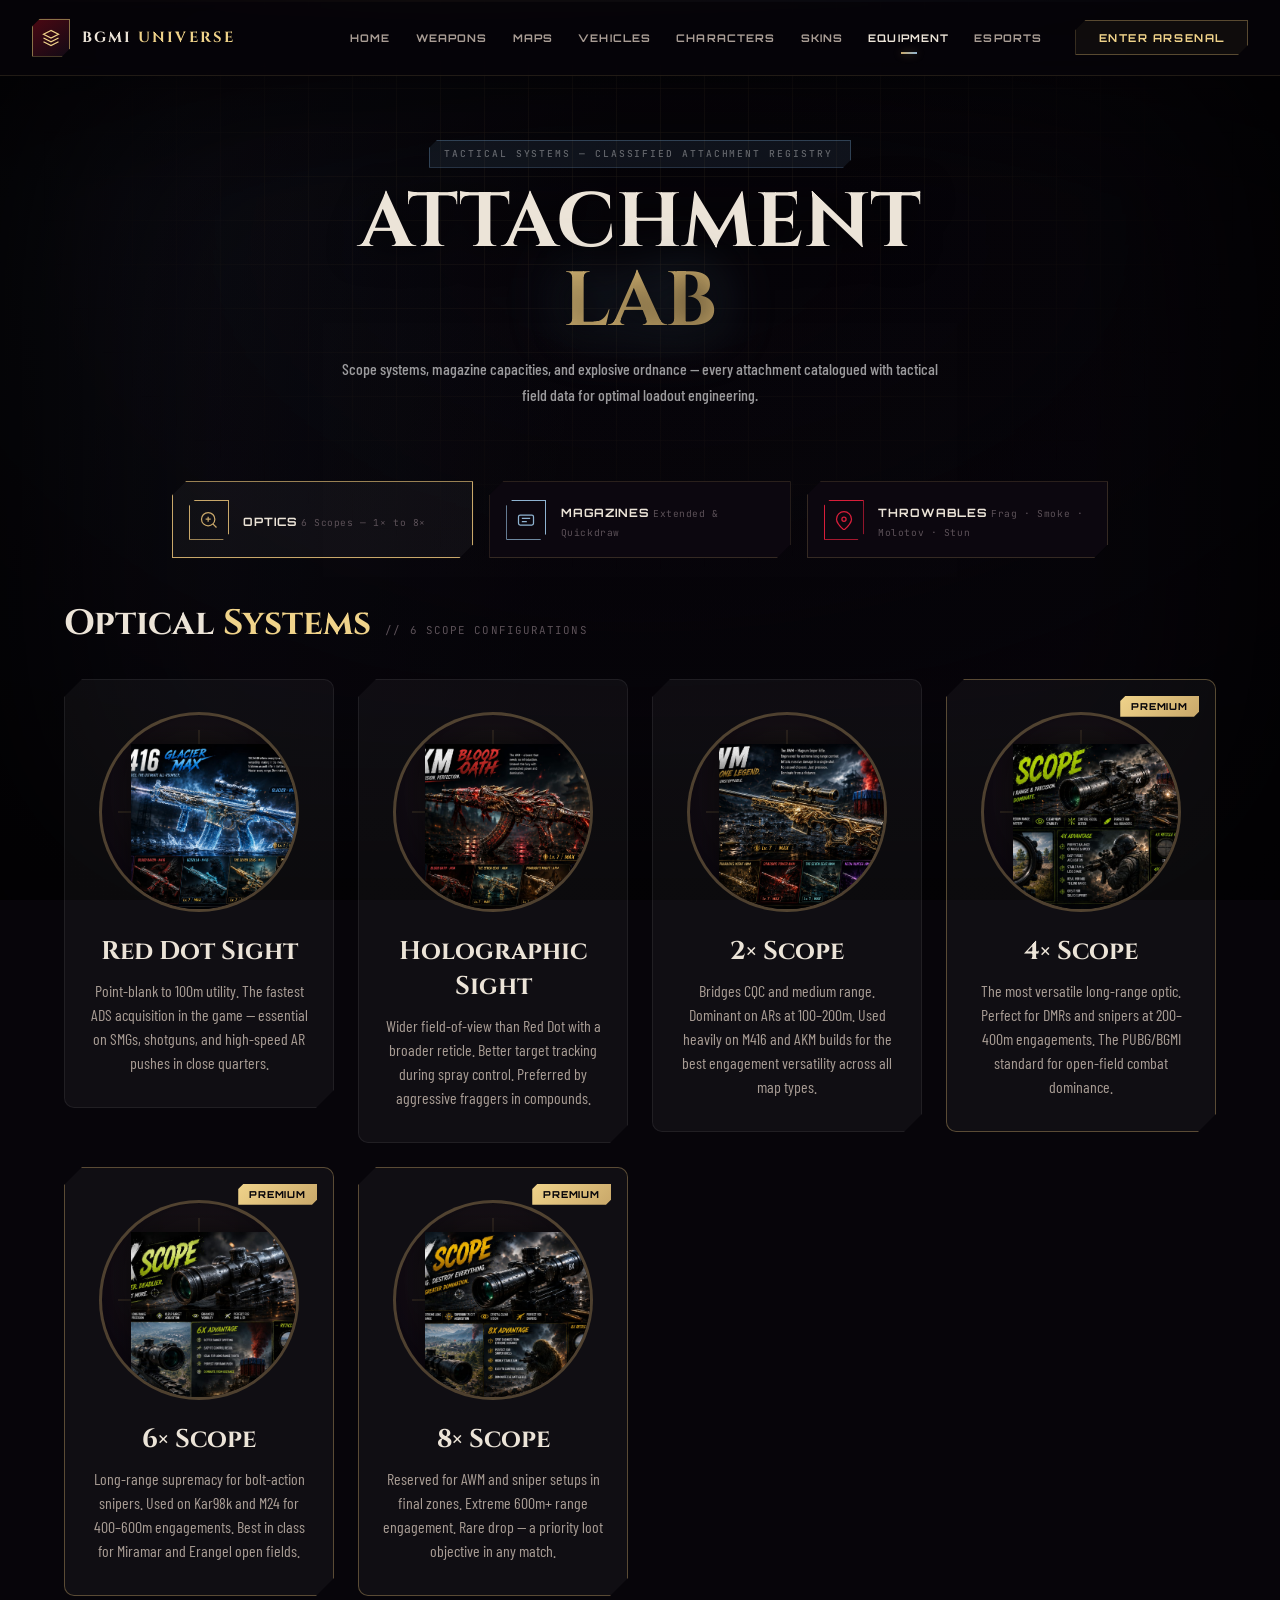
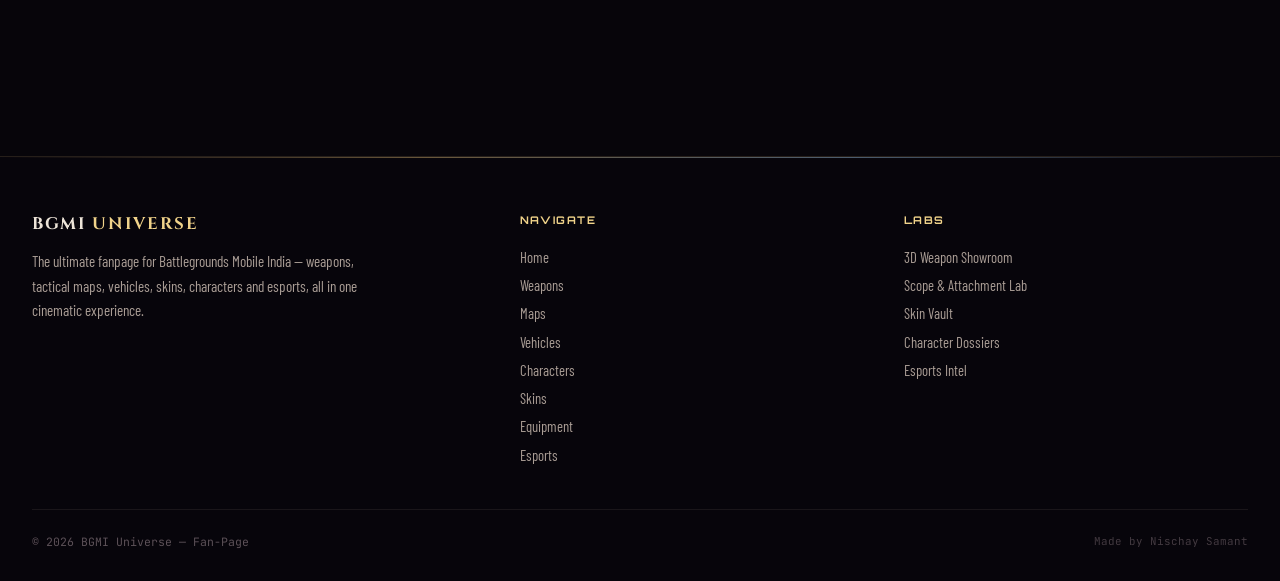
<file: equipment.html>
﻿<!DOCTYPE html>
<html lang="en">
<head>
<meta charset="UTF-8" />
<meta name="viewport" content="width=device-width, initial-scale=1.0" />
<title>BGMI UNIVERSE — Attachment Lab</title>
<meta name="description" content="BGMI equipment lab — scopes, magazines, and throwables with full stats and field data." />
<link rel="preconnect" href="https://fonts.googleapis.com" />
<link rel="preconnect" href="https://fonts.gstatic.com" crossorigin />
<link href="https://fonts.googleapis.com/css2?family=Cinzel:wght@400;500;600;700;800;900&family=Barlow+Condensed:wght@400;500;600;700;800&family=Orbitron:wght@500;600;700;800;900&family=JetBrains+Mono:wght@400;500;700&display=swap" rel="stylesheet" />
<link rel="stylesheet" href="equipment.css" />
</head>
<body>

<figure id="bg-wrap">
  <video id="bg-video" autoplay loop playsinline preload="auto">
    <source src="equipment.mp4" type="video/mp4">
  </video>
</figure>
<span id="bg-overlay"></span>
<span id="bg-grid"></span>
<span id="bg-vignette"></span>
<span id="bg-scanline"></span>

<input type="checkbox" id="menu-toggle" class="menu-checkbox" aria-hidden="true" />

<input type="radio" name="lab-tab" id="tab-optics"     class="dock-radio" checked />
<input type="radio" name="lab-tab" id="tab-magazines"  class="dock-radio" />
<input type="radio" name="lab-tab" id="tab-throwables" class="dock-radio" />

<header id="nav">
  <span class="nav-inner">
    <a href="index.html" class="nav-logo">
      <span class="nav-logo-icon">
        <svg width="18" height="18" viewBox="0 0 24 24" fill="none" stroke="#f0d38a" stroke-width="1.6"><path d="M12 2L2 7l10 5 10-5-10-5zM2 17l10 5 10-5M2 12l10 5 10-5"/></svg>
      </span>
      <span class="nav-logo-text">BGMI <span>UNIVERSE</span></span>
    </a>
    <nav class="nav-links" aria-label="Main navigation">
      <a href="index.html" class="nav-link">HOME</a>
      <a href="weapons.html" class="nav-link">WEAPONS</a>
      <a href="maps.html" class="nav-link">MAPS</a>
      <a href="vehicles.html" class="nav-link">VEHICLES</a>
      <a href="characters.html" class="nav-link">CHARACTERS</a>
      <a href="skins.html" class="nav-link">SKINS</a>
      <a href="equipment.html" class="nav-link active">EQUIPMENT</a>
      <a href="esports.html" class="nav-link">ESPORTS</a>
    </nav>
    <a href="weapons.html" class="btn btn-outline nav-cta">ENTER ARSENAL</a>
    <label for="menu-toggle" class="nav-toggle-label" aria-label="Toggle menu">
      <svg width="24" height="24" viewBox="0 0 24 24" fill="none" stroke="currentColor" stroke-width="2"><line x1="3" y1="6" x2="21" y2="6"/><line x1="3" y1="12" x2="21" y2="12"/><line x1="3" y1="18" x2="21" y2="18"/></svg>
    </label>
  </span>
</header>

<nav id="nav-mobile" aria-label="Mobile navigation">
  <a href="index.html" class="nav-mobile-link">HOME</a>
  <a href="weapons.html" class="nav-mobile-link">WEAPONS</a>
  <a href="maps.html" class="nav-mobile-link">MAPS</a>
  <a href="vehicles.html" class="nav-mobile-link">VEHICLES</a>
  <a href="characters.html" class="nav-mobile-link">CHARACTERS</a>
  <a href="skins.html" class="nav-mobile-link">SKINS</a>
  <a href="equipment.html" class="nav-mobile-link active">EQUIPMENT</a>
  <a href="esports.html" class="nav-mobile-link">ESPORTS</a>
  <a href="weapons.html" class="btn btn-outline" class="btn btn-outline nav-mobile-full">ENTER ARSENAL</a>
</nav>

<section id="lab-head">
  <p class="head-tag">TACTICAL SYSTEMS — CLASSIFIED ATTACHMENT REGISTRY</p>
  <h1 class="lab-h1">ATTACHMENT <span class="accent">LAB</span></h1>
  <p class="lab-desc">Scope systems, magazine capacities, and explosive ordnance — every attachment catalogued with tactical field data for optimal loadout engineering.</p>
</section>

<section id="dock-wrap">
  <nav class="dock" aria-label="Equipment category selector">
    <label class="dock-btn" for="tab-optics">
      <span class="dock-icon">
        <svg width="20" height="20" viewBox="0 0 24 24" fill="none" stroke="currentColor" stroke-width="1.5"><circle cx="11" cy="11" r="8"/><line x1="21" y1="21" x2="16.65" y2="16.65"/><line x1="11" y1="8" x2="11" y2="14"/><line x1="8" y1="11" x2="14" y2="11"/></svg>
      </span>
      <span>
        <span class="dock-label">Optics</span>
        <span class="dock-sub">6 Scopes — 1× to 8×</span>
      </span>
    </label>
    <label class="dock-btn" for="tab-magazines">
      <span class="dock-icon">
        <svg width="20" height="20" viewBox="0 0 24 24" fill="none" stroke="currentColor" stroke-width="1.5"><rect x="3" y="6" width="18" height="12" rx="2"/><line x1="7" y1="10" x2="17" y2="10"/><line x1="7" y1="14" x2="13" y2="14"/></svg>
      </span>
      <span>
        <span class="dock-label">Magazines</span>
        <span class="dock-sub">Extended &amp; Quickdraw</span>
      </span>
    </label>
    <label class="dock-btn" for="tab-throwables">
      <span class="dock-icon">
        <svg width="20" height="20" viewBox="0 0 24 24" fill="none" stroke="currentColor" stroke-width="1.5"><path d="M12 2a9 9 0 0 1 9 9c0 5-9 13-9 13S3 16 3 11a9 9 0 0 1 9-9z"/><circle cx="12" cy="11" r="2.5"/></svg>
      </span>
      <span>
        <span class="dock-label">Throwables</span>
        <span class="dock-sub">Frag · Smoke · Molotov · Stun</span>
      </span>
    </label>
  </nav>
</section>

<main id="lab-wrap">

<section id="panel-optics" class="lab-panel">
    <header class="panel-title">
      <h2>Optical <span class="col-gold-var">Systems</span></h2>
      <span class="tag">// 6 SCOPE CONFIGURATIONS</span>
    </header>
    <ul class="scope-grid" class="list-reset">

      <li>
        <article class="scope-card">
          <figure class="scope-viewfinder">
            <span class="scope-reticle"></span>
            <span class="scope-pulse"></span>
            <img src="M416.jpeg" alt="Red Dot Sight" class="scope-img" loading="eager">
            <p class="scope-mag">1× MAGNIFICATION</p>
          </figure>
          <h3>Red Dot Sight</h3>
          <p>Point-blank to 100m utility. The fastest ADS acquisition in the game — essential on SMGs, shotguns, and high-speed AR pushes in close quarters.</p>
        </article>
      </li>

      <li>
        <article class="scope-card">
          <figure class="scope-viewfinder">
            <span class="scope-reticle"></span>
            <span class="scope-pulse"></span>
            <img src="Akm.jpeg" alt="Holographic Sight" class="scope-img" loading="lazy">
            <p class="scope-mag">1× HOLOGRAPHIC</p>
          </figure>
          <h3>Holographic Sight</h3>
          <p>Wider field-of-view than Red Dot with a broader reticle. Better target tracking during spray control. Preferred by aggressive fraggers in compounds.</p>
        </article>
      </li>

      <li>
        <article class="scope-card">
          <figure class="scope-viewfinder">
            <span class="scope-reticle"></span>
            <span class="scope-pulse"></span>
            <img src="Awm.jpeg" alt="2x Scope" class="scope-img" loading="lazy">
            <p class="scope-mag">2× MAGNIFICATION</p>
          </figure>
          <h3>2× Scope</h3>
          <p>Bridges CQC and medium range. Dominant on ARs at 100–200m. Used heavily on M416 and AKM builds for the best engagement versatility across all map types.</p>
        </article>
      </li>

      <li>
        <article class="scope-card premium">
          <span class="scope-premium-badge">PREMIUM</span>
          <figure class="scope-viewfinder">
            <span class="scope-reticle"></span>
            <span class="scope-pulse"></span>
            <img src="4x scope.jpeg" alt="4x Scope" class="scope-img" loading="lazy">
            <p class="scope-mag">4× MAGNIFICATION</p>
          </figure>
          <h3>4× Scope</h3>
          <p>The most versatile long-range optic. Perfect for DMRs and snipers at 200–400m engagements. The PUBG/BGMI standard for open-field combat dominance.</p>
        </article>
      </li>

      <li>
        <article class="scope-card premium">
          <span class="scope-premium-badge">PREMIUM</span>
          <figure class="scope-viewfinder">
            <span class="scope-reticle"></span>
            <span class="scope-pulse"></span>
            <img src="6x scope.jpeg" alt="6x Scope" class="scope-img" loading="lazy">
            <p class="scope-mag">6× MAGNIFICATION</p>
          </figure>
          <h3>6× Scope</h3>
          <p>Long-range supremacy for bolt-action snipers. Used on Kar98k and M24 for 400–600m engagements. Best in class for Miramar and Erangel open fields.</p>
        </article>
      </li>

      <li>
        <article class="scope-card premium">
          <span class="scope-premium-badge">PREMIUM</span>
          <figure class="scope-viewfinder">
            <span class="scope-reticle"></span>
            <span class="scope-pulse"></span>
            <img src="8x Scope.jpeg" alt="8x Scope" class="scope-img" loading="lazy">
            <p class="scope-mag">8× MAGNIFICATION</p>
          </figure>
          <h3>8× Scope</h3>
          <p>Reserved for AWM and sniper setups in final zones. Extreme 600m+ range engagement. Rare drop — a priority loot objective in any match.</p>
        </article>
      </li>

    </ul>
  </section>

<section id="panel-magazines" class="lab-panel">
    <header class="panel-title">
      <h2>Magazine <span class="col-gold-var">Systems</span></h2>
      <span class="tag">// EXTENDED &amp; QUICKDRAW CONFIGURATIONS</span>
    </header>

    <article class="mag-bench">
      <figure class="mag-hero">
        <img src="magazines.jpeg" alt="Extended Quickdraw Magazine" class="mag-hero-img" loading="eager">
        <section>
          <h3>Extended Quickdraw Magazine</h3>
          <p>The gold standard for sustained combat performance. Increases ammunition capacity <strong>and</strong> improves reload speed simultaneously — the only magazine mod that gives you both advantages without compromise. A must-loot item in any loadout.</p>
        </section>
      </figure>

      <section class="mag-rows">

        <article class="mag-row">
          <header>
            <p class="mag-row-name">Ext. Quickdraw — AR <span class="mag-premium-badge">MUST-LOOT</span></p>
            <p class="mag-row-desc">The most impactful AR upgrade available. Increases capacity on M416, AKM, Groza and all ARs while dramatically cutting reload time. Transforms sustained firefights.</p>
          </header>
          <aside>
            <p class="mag-stat">
              <span>CAPACITY BONUS</span>
              <span class="mag-stat-bar"><span class="eq-stat-fill" style="width:75%"></span></span>
              <b>+30rds</b>
            </p>
            <p class="mag-stat">
              <span>RELOAD SPEED</span>
              <span class="mag-stat-bar"><span class="eq-stat-fill" style="width:65%"></span></span>
              <b>+25%</b>
            </p>
          </aside>
        </article>

        <article class="mag-row">
          <header>
            <p class="mag-row-name">Ext. Quickdraw — SMG</p>
            <p class="mag-row-desc">Transforms SMGs into sustained suppression tools. Essential on Vector and UMP45. Enables full-auto aggression without magazine anxiety during prolonged exchanges.</p>
          </header>
          <aside>
            <p class="mag-stat">
              <span>CAPACITY BONUS</span>
              <span class="mag-stat-bar"><span class="eq-stat-fill" style="width:88%"></span></span>
              <b>+35rds</b>
            </p>
            <p class="mag-stat">
              <span>RELOAD SPEED</span>
              <span class="mag-stat-bar"><span class="eq-stat-fill" style="width:55%"></span></span>
              <b>+22%</b>
            </p>
          </aside>
        </article>

        <article class="mag-row mag-row-premium">
          <header>
            <p class="mag-row-name">Ext. Quickdraw — SR <span class="mag-premium-badge">BOLT ACTION</span></p>
            <p class="mag-row-desc">For bolt-action snipers, this mag is critical. Faster chambering on Kar98k and AWM significantly increases follow-up shot potential in clutch final-zone scenarios.</p>
          </header>
          <aside>
            <p class="mag-stat">
              <span>CAPACITY BONUS</span>
              <span class="mag-stat-bar"><span class="eq-stat-fill" style="width:25%"></span></span>
              <b>+5rds</b>
            </p>
            <p class="mag-stat">
              <span>RELOAD SPEED</span>
              <span class="mag-stat-bar"><span class="eq-stat-fill" style="width:80%"></span></span>
              <b>+30%</b>
            </p>
          </aside>
        </article>

      </section>
    </article>
  </section>

<section id="panel-throwables" class="lab-panel">
    <header class="panel-title">
      <h2>Explosive <span class="col-gold-var">Ordnance</span></h2>
      <span class="tag">// 4 THROWABLE TYPES</span>
    </header>
    <ul class="throw-grid" class="list-reset">

      <li>
        <article class="throw-card" class="tc-blood">
          <figure class="throw-img-wrap">
            <img src="Grenade.jpeg" alt="Frag Grenade" loading="eager">
          </figure>
          <section class="throw-body">
            <p class="throw-type">EXPLOSIVE · LETHAL</p>
            <h3 class="throw-name">Frag Grenade</h3>
            <p class="throw-desc">The most universally lethal throwable. Flush enemies from cover, zone them from positions, or finish downed targets behind walls.</p>
            <section class="throw-stats">
              <p class="throw-stat"><span>RADIUS</span><span class="throw-bar"><span class="eq-stat-fill eq-fill-blood" style="width:82%"></span></span><b>5m</b></p>
              <p class="throw-stat"><span>FUSE TIME</span><span class="throw-bar"><span class="eq-stat-fill eq-fill-blood" style="width:55%"></span></span><b>3s</b></p>
            </section>
          </section>
        </article>
      </li>

      <li>
        <article class="throw-card" class="tc-ash">
          <figure class="throw-img-wrap">
            <img src="Smoke.jpeg" alt="Smoke Grenade" loading="lazy">
          </figure>
          <section class="throw-body">
            <p class="throw-type">UTILITY · CONCEALMENT</p>
            <h3 class="throw-name">Smoke Grenade</h3>
            <p class="throw-desc">The most strategically important throwable in BGMI. Creates 20-second visual cover for revives, rotations, and safe-zone pushes under fire.</p>
            <section class="throw-stats">
              <p class="throw-stat"><span>DURATION</span><span class="throw-bar"><span class="eq-stat-fill eq-fill-ash" style="width:90%"></span></span><b>20s</b></p>
              <p class="throw-stat"><span>RADIUS</span><span class="throw-bar"><span class="eq-stat-fill eq-fill-ash" style="width:68%"></span></span><b>8m</b></p>
            </section>
          </section>
        </article>
      </li>

      <li>
        <article class="throw-card" class="tc-orange">
          <figure class="throw-img-wrap">
            <img src="Molotov.jpeg" alt="Molotov Cocktail" loading="lazy">
          </figure>
          <section class="throw-body">
            <p class="throw-type">AREA DENIAL · FIRE</p>
            <h3 class="throw-name">Molotov Cocktail</h3>
            <p class="throw-desc">Creates a fire zone blocking specific paths and doorways. Forces enemies to break cover or take sustained burn damage. Excellent for holding final circles.</p>
            <section class="throw-stats">
              <p class="throw-stat"><span>BURN ZONE</span><span class="throw-bar"><span class="eq-stat-fill eq-fill-orange" style="width:70%"></span></span><b>6m</b></p>
              <p class="throw-stat"><span>DURATION</span><span class="throw-bar"><span class="eq-stat-fill eq-fill-orange" style="width:60%"></span></span><b>9s</b></p>
            </section>
          </section>
        </article>
      </li>

      <li>
        <article class="throw-card" class="tc-steel">
          <figure class="throw-img-wrap">
            <img src="Stun.jpeg" alt="Stun Grenade" loading="lazy">
          </figure>
          <section class="throw-body">
            <p class="throw-type">DISORIENTATION · FLASHBANG</p>
            <h3 class="throw-name">Stun Grenade</h3>
            <p class="throw-desc">Blinds and deafens enemies for up to 5 seconds. Perfect for pushing compounds and buildings — throw before entry to neutralise any defensive setup.</p>
            <section class="throw-stats">
              <p class="throw-stat"><span>BLIND TIME</span><span class="throw-bar"><span class="eq-stat-fill eq-fill-steel" style="width:78%"></span></span><b>5s</b></p>
              <p class="throw-stat"><span>RADIUS</span><span class="throw-bar"><span class="eq-stat-fill eq-fill-steel" style="width:50%"></span></span><b>4m</b></p>
            </section>
          </section>
        </article>
      </li>

    </ul>
  </section>

</main>

<footer>
  <span class="footer-accent-line"></span>
  <section class="footer-inner">
    <section class="footer-grid">
      <section>
        <strong class="footer-brand-name">BGMI <span>UNIVERSE</span></strong>
        <p class="footer-brand-desc">The ultimate fanpage for Battlegrounds Mobile India — weapons, tactical maps, vehicles, skins, characters and esports, all in one cinematic experience.</p>
      </section>
      <nav aria-label="Footer navigation">
        <h3 class="footer-col-title">NAVIGATE</h3>
        <a href="index.html" class="footer-link">Home</a>
        <a href="weapons.html" class="footer-link">Weapons</a>
        <a href="maps.html" class="footer-link">Maps</a>
        <a href="vehicles.html" class="footer-link">Vehicles</a>
        <a href="characters.html" class="footer-link">Characters</a>
        <a href="skins.html" class="footer-link">Skins</a>
        <a href="equipment.html" class="footer-link">Equipment</a>
        <a href="esports.html" class="footer-link">Esports</a>
      </nav>
      <nav aria-label="Footer labs navigation">
        <h3 class="footer-col-title">LABS</h3>
        <a href="weapons.html" class="footer-link">3D Weapon Showroom</a>
        <a href="equipment.html" class="footer-link">Scope &amp; Attachment Lab</a>
        <a href="skins.html" class="footer-link">Skin Vault</a>
        <a href="characters.html" class="footer-link">Character Dossiers</a>
        <a href="esports.html" class="footer-link">Esports Intel</a>
      </nav>
    </section>
    <p class="footer-bottom">
      <span class="footer-copy">© 2026 BGMI Universe — Fan-Page</span>
      <span class="footer-note">Made by Nischay Samant</span>
    </p>
  </section>
</footer>

</body>
</html>
</file>
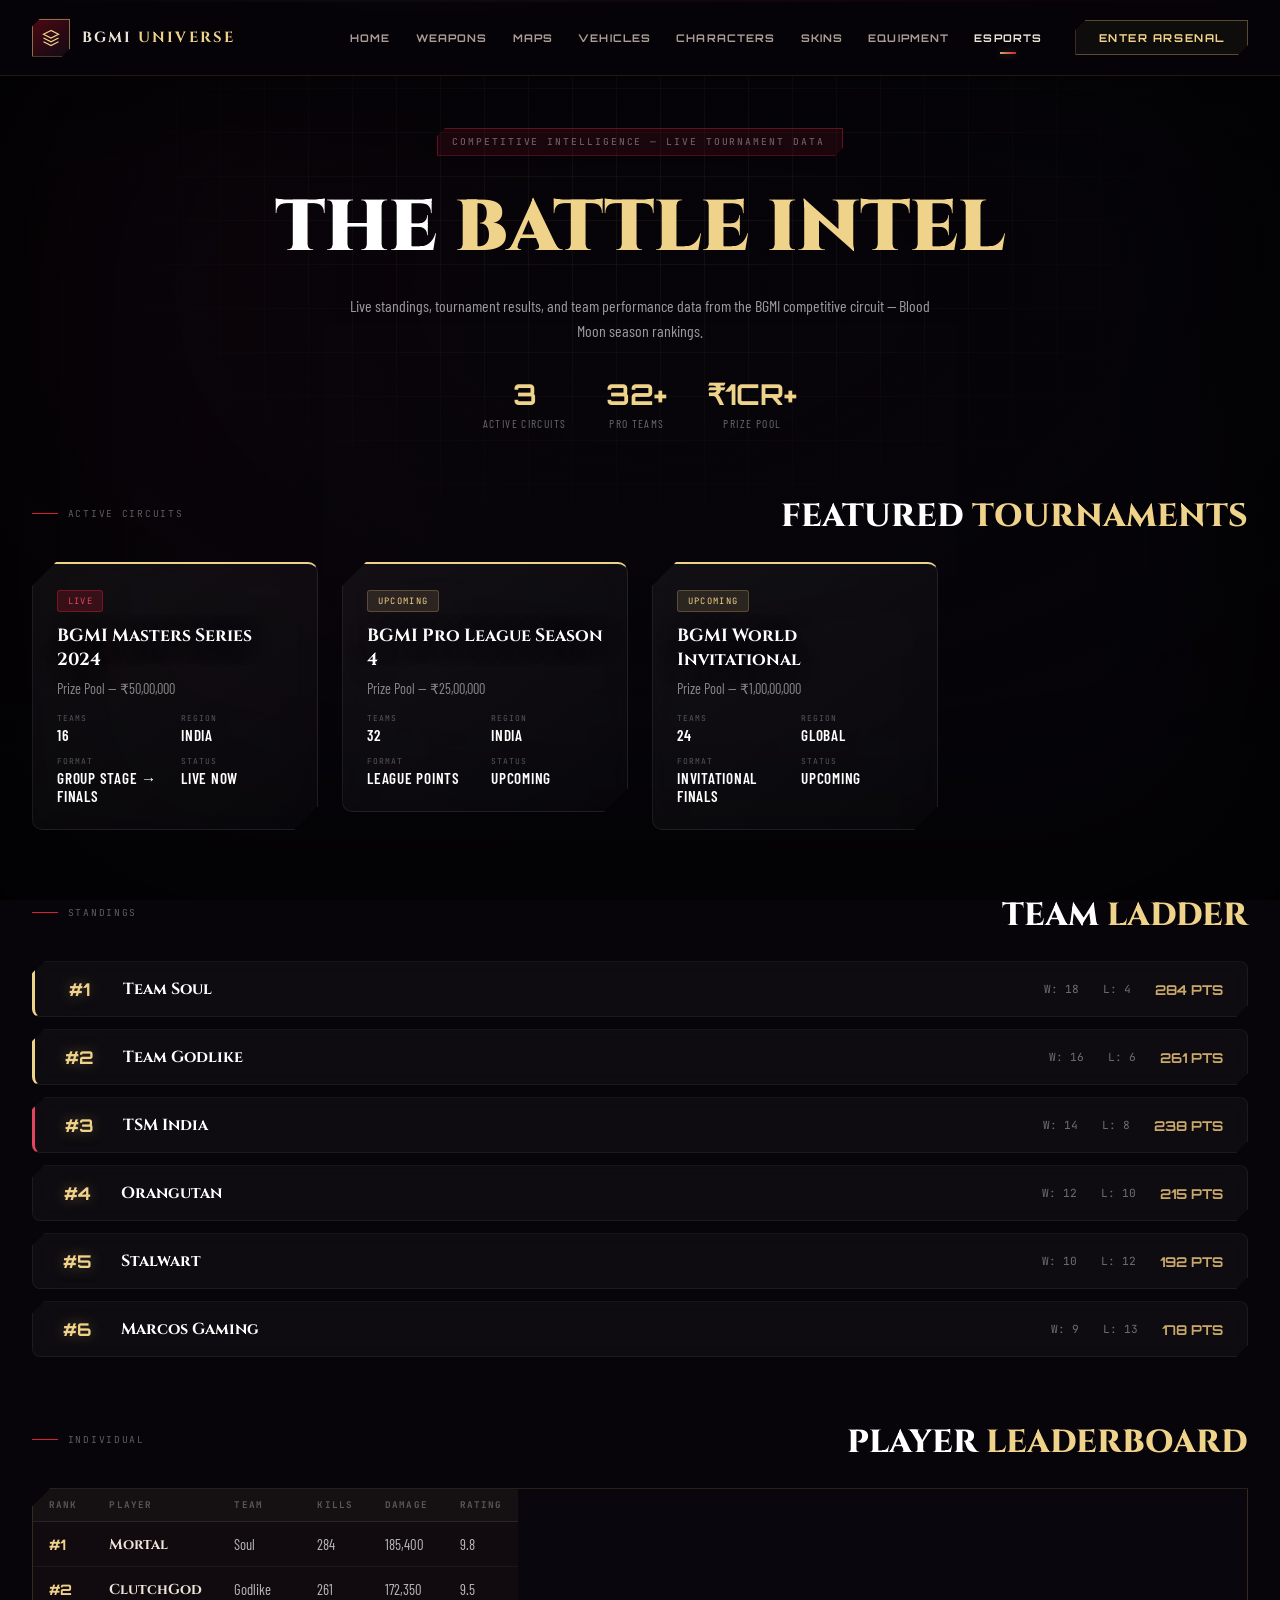
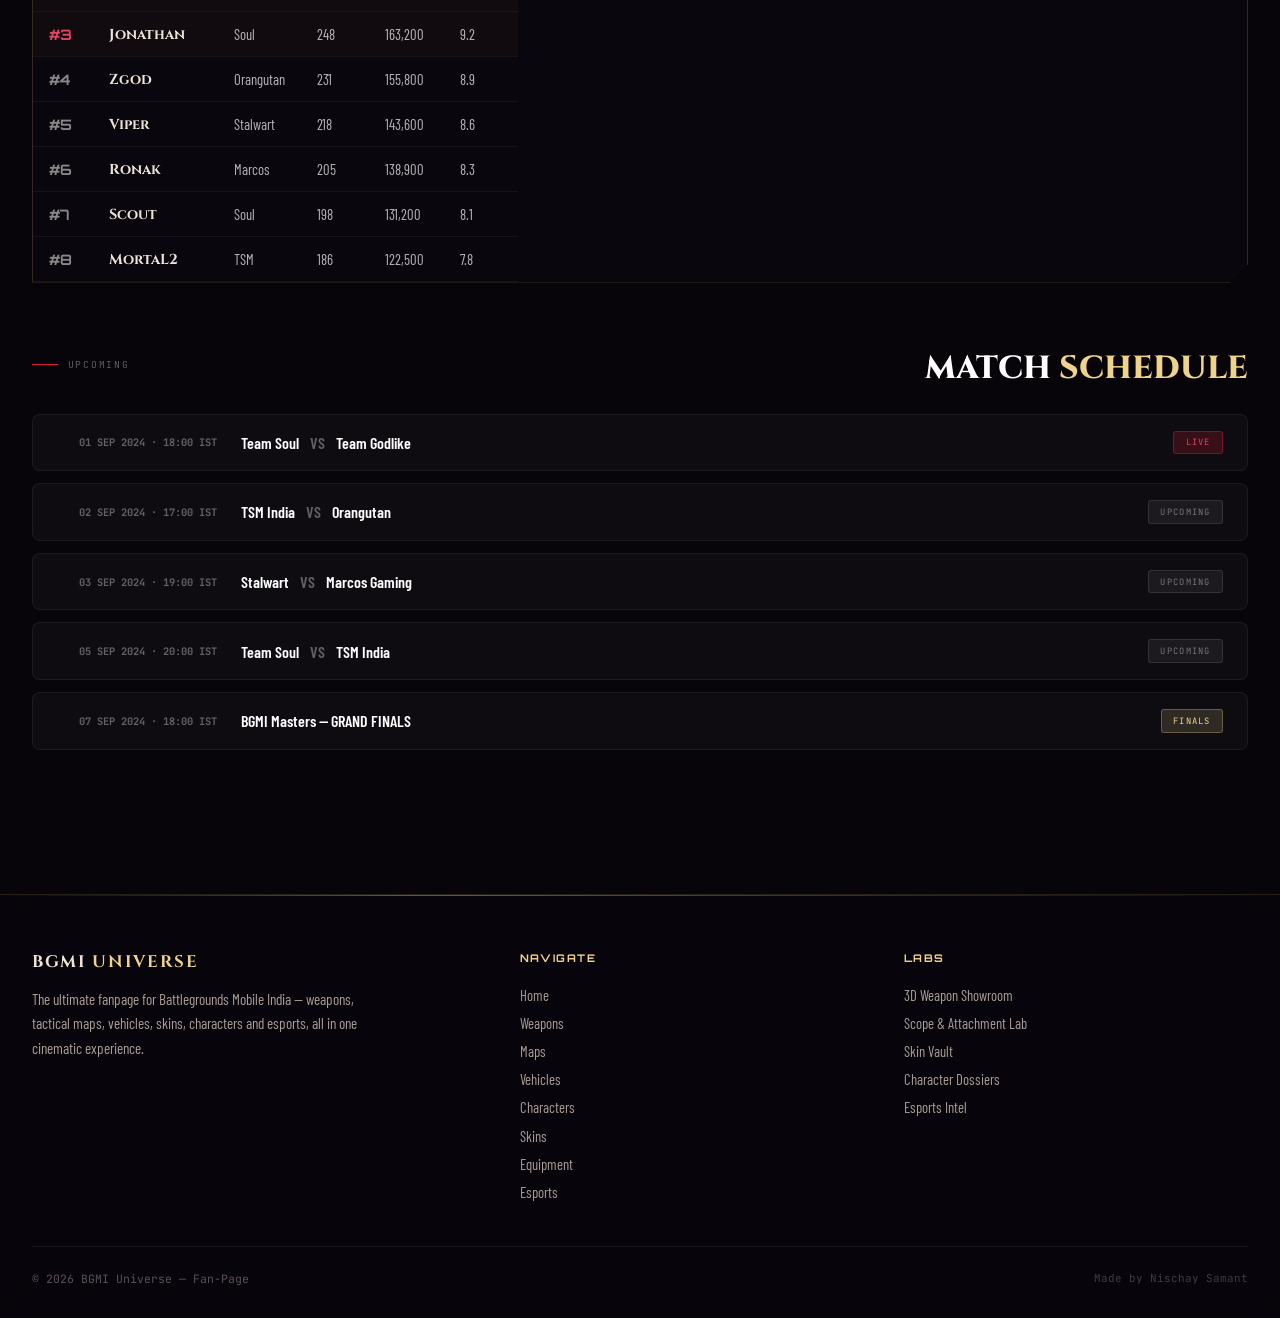
<file: esports.html>
﻿<!DOCTYPE html>
<html lang="en">
<head>
<meta charset="UTF-8" />
<meta name="viewport" content="width=device-width, initial-scale=1.0" />
<title>BGMI UNIVERSE — Battle Intel</title>
<meta name="description" content="BGMI esports — live tournament standings, team ladder, player leaderboard and match schedule." />
<link rel="preconnect" href="https://fonts.googleapis.com" />
<link rel="preconnect" href="https://fonts.gstatic.com" crossorigin />
<link href="https://fonts.googleapis.com/css2?family=Cinzel:wght@400;500;600;700;800;900&family=Barlow+Condensed:wght@400;500;600;700;800&family=Orbitron:wght@500;600;700;800;900&family=JetBrains+Mono:wght@400;500;700&display=swap" rel="stylesheet" />
<link rel="stylesheet" href="esports.css" />
</head>
<body>

<figure id="bg-wrap">
  <video id="bg-video" autoplay loop playsinline preload="auto">
    <source src="2.mp4" type="video/mp4">
  </video>
</figure>
<span id="bg-overlay"></span>
<span id="bg-grid"></span>
<span id="bg-vignette"></span>
<span id="bg-scanline"></span>

<input type="checkbox" id="menu-toggle" class="menu-checkbox" aria-hidden="true" />

<header id="nav">
  <span class="nav-inner">
    <a href="index.html" class="nav-logo">
      <span class="nav-logo-icon">
        <svg width="18" height="18" viewBox="0 0 24 24" fill="none" stroke="#f0d38a" stroke-width="1.6"><path d="M12 2L2 7l10 5 10-5-10-5zM2 17l10 5 10-5M2 12l10 5 10-5"/></svg>
      </span>
      <span class="nav-logo-text">BGMI <span>UNIVERSE</span></span>
    </a>
    <nav class="nav-links" aria-label="Main navigation">
      <a href="index.html" class="nav-link">HOME</a>
      <a href="weapons.html" class="nav-link">WEAPONS</a>
      <a href="maps.html" class="nav-link">MAPS</a>
      <a href="vehicles.html" class="nav-link">VEHICLES</a>
      <a href="characters.html" class="nav-link">CHARACTERS</a>
      <a href="skins.html" class="nav-link">SKINS</a>
      <a href="equipment.html" class="nav-link">EQUIPMENT</a>
      <a href="esports.html" class="nav-link active">ESPORTS</a>
    </nav>
    <a href="weapons.html" class="btn btn-outline nav-cta">ENTER ARSENAL</a>
    <label for="menu-toggle" class="nav-toggle-label" aria-label="Toggle menu">
      <svg width="24" height="24" viewBox="0 0 24 24" fill="none" stroke="currentColor" stroke-width="2"><line x1="3" y1="6" x2="21" y2="6"/><line x1="3" y1="12" x2="21" y2="12"/><line x1="3" y1="18" x2="21" y2="18"/></svg>
    </label>
  </span>
</header>

<nav id="nav-mobile" aria-label="Mobile navigation">
  <a href="index.html" class="nav-mobile-link">HOME</a>
  <a href="weapons.html" class="nav-mobile-link">WEAPONS</a>
  <a href="maps.html" class="nav-mobile-link">MAPS</a>
  <a href="vehicles.html" class="nav-mobile-link">VEHICLES</a>
  <a href="characters.html" class="nav-mobile-link">CHARACTERS</a>
  <a href="skins.html" class="nav-mobile-link">SKINS</a>
  <a href="equipment.html" class="nav-mobile-link">EQUIPMENT</a>
  <a href="esports.html" class="nav-mobile-link active">ESPORTS</a>
  <a href="weapons.html" class="btn btn-blood btn-shimmer" class="btn btn-outline nav-mobile-full">ENTER ARSENAL</a>
</nav>

<section id="esports-head">
  <p class="head-tag">COMPETITIVE INTELLIGENCE — LIVE TOURNAMENT DATA</p>
  <h1 class="esports-h1">THE <span class="accent">BATTLE INTEL</span></h1>
  <p class="esports-desc">Live standings, tournament results, and team performance data from the BGMI competitive circuit — Blood Moon season rankings.</p>
  <ul class="esports-stats">
    <li class="e-stat"><strong class="e-stat-num">3</strong><small class="e-stat-label">Active Circuits</small></li>
    <li class="e-stat"><strong class="e-stat-num">32+</strong><small class="e-stat-label">Pro Teams</small></li>
    <li class="e-stat"><strong class="e-stat-num">₹1CR+</strong><small class="e-stat-label">Prize Pool</small></li>
  </ul>
</section>

<main id="esports-main">

<section class="tournament-section">
    <header class="section-head">
      <p class="section-tag">ACTIVE CIRCUITS</p>
      <h2 class="section-h2">FEATURED <span class="accent">TOURNAMENTS</span></h2>
    </header>

    <ul class="tourney-grid">

      <li>
        <article class="feature-card" class="card-blood">
          <span class="feature-live-badge live">LIVE</span>
          <h2 class="feature-title">BGMI Masters Series 2024</h2>
          <p class="feature-match">Prize Pool — ₹50,00,000</p>
          <dl class="feature-meta">
            <span class="fm-item"><dt class="fm-label">Teams</dt><dd class="fm-val">16</dd></span>
            <span class="fm-item"><dt class="fm-label">Region</dt><dd class="fm-val">India</dd></span>
            <span class="fm-item"><dt class="fm-label">Format</dt><dd class="fm-val">Group Stage → Finals</dd></span>
            <span class="fm-item"><dt class="fm-label">Status</dt><dd class="fm-val" class="col-red">LIVE NOW</dd></span>
          </dl>
        </article>
      </li>

      <li>
        <article class="feature-card" class="card-gold-ac">
          <span class="feature-live-badge upcoming">UPCOMING</span>
          <h2 class="feature-title">BGMI Pro League Season 4</h2>
          <p class="feature-match">Prize Pool — ₹25,00,000</p>
          <dl class="feature-meta">
            <span class="fm-item"><dt class="fm-label">Teams</dt><dd class="fm-val">32</dd></span>
            <span class="fm-item"><dt class="fm-label">Region</dt><dd class="fm-val">India</dd></span>
            <span class="fm-item"><dt class="fm-label">Format</dt><dd class="fm-val">League Points</dd></span>
            <span class="fm-item"><dt class="fm-label">Status</dt><dd class="fm-val" class="col-gold">UPCOMING</dd></span>
          </dl>
        </article>
      </li>

      <li>
        <article class="feature-card" class="card-violet">
          <span class="feature-live-badge upcoming">UPCOMING</span>
          <h2 class="feature-title">BGMI World Invitational</h2>
          <p class="feature-match">Prize Pool — ₹1,00,00,000</p>
          <dl class="feature-meta">
            <span class="fm-item"><dt class="fm-label">Teams</dt><dd class="fm-val">24</dd></span>
            <span class="fm-item"><dt class="fm-label">Region</dt><dd class="fm-val">Global</dd></span>
            <span class="fm-item"><dt class="fm-label">Format</dt><dd class="fm-val">Invitational Finals</dd></span>
            <span class="fm-item"><dt class="fm-label">Status</dt><dd class="fm-val" class="col-purple">UPCOMING</dd></span>
          </dl>
        </article>
      </li>

    </ul>
  </section>

<section class="ladder-section">
    <header class="section-head">
      <p class="section-tag">STANDINGS</p>
      <h2 class="section-h2">TEAM <span class="accent">LADDER</span></h2>
    </header>

    <ul class="ladder">
      <li><article class="ladder-row rank-gold"><span class="ladder-rank">#1</span><h3 class="ladder-name">Team Soul</h3><span class="ladder-stat">W: 18</span><span class="ladder-stat">L: 4</span><span class="ladder-pts">284 PTS</span></article></li>
      <li><article class="ladder-row rank-gold"><span class="ladder-rank">#2</span><h3 class="ladder-name">Team Godlike</h3><span class="ladder-stat">W: 16</span><span class="ladder-stat">L: 6</span><span class="ladder-pts">261 PTS</span></article></li>
      <li><article class="ladder-row rank-blood"><span class="ladder-rank">#3</span><h3 class="ladder-name">TSM India</h3><span class="ladder-stat">W: 14</span><span class="ladder-stat">L: 8</span><span class="ladder-pts">238 PTS</span></article></li>
      <li><article class="ladder-row"><span class="ladder-rank">#4</span><h3 class="ladder-name">Orangutan</h3><span class="ladder-stat">W: 12</span><span class="ladder-stat">L: 10</span><span class="ladder-pts">215 PTS</span></article></li>
      <li><article class="ladder-row"><span class="ladder-rank">#5</span><h3 class="ladder-name">Stalwart</h3><span class="ladder-stat">W: 10</span><span class="ladder-stat">L: 12</span><span class="ladder-pts">192 PTS</span></article></li>
      <li><article class="ladder-row"><span class="ladder-rank">#6</span><h3 class="ladder-name">Marcos Gaming</h3><span class="ladder-stat">W: 9</span><span class="ladder-stat">L: 13</span><span class="ladder-pts">178 PTS</span></article></li>
    </ul>
  </section>

<section class="lb-section">
    <header class="section-head">
      <p class="section-tag">INDIVIDUAL</p>
      <h2 class="section-h2">PLAYER <span class="accent">LEADERBOARD</span></h2>
    </header>

    <section class="lb-table-wrap">
      <table class="lb-table">
        <thead>
          <tr>
            <th>RANK</th>
            <th>PLAYER</th>
            <th>TEAM</th>
            <th>KILLS</th>
            <th>DAMAGE</th>
            <th>RATING</th>
          </tr>
        </thead>
        <tbody>
          <tr class="lb-gold"><td><span class="lb-rank gold">#1</span></td><td><span class="lb-player">Mortal</span></td><td>Soul</td><td>284</td><td>185,400</td><td>9.8</td></tr>
          <tr class="lb-gold"><td><span class="lb-rank gold">#2</span></td><td><span class="lb-player">ClutchGod</span></td><td>Godlike</td><td>261</td><td>172,350</td><td>9.5</td></tr>
          <tr><td><span class="lb-rank blood">#3</span></td><td><span class="lb-player">Jonathan</span></td><td>Soul</td><td>248</td><td>163,200</td><td>9.2</td></tr>
          <tr><td><span class="lb-rank">#4</span></td><td><span class="lb-player">Zgod</span></td><td>Orangutan</td><td>231</td><td>155,800</td><td>8.9</td></tr>
          <tr><td><span class="lb-rank">#5</span></td><td><span class="lb-player">Viper</span></td><td>Stalwart</td><td>218</td><td>143,600</td><td>8.6</td></tr>
          <tr><td><span class="lb-rank">#6</span></td><td><span class="lb-player">Ronak</span></td><td>Marcos</td><td>205</td><td>138,900</td><td>8.3</td></tr>
          <tr><td><span class="lb-rank">#7</span></td><td><span class="lb-player">Scout</span></td><td>Soul</td><td>198</td><td>131,200</td><td>8.1</td></tr>
          <tr><td><span class="lb-rank">#8</span></td><td><span class="lb-player">MortaL2</span></td><td>TSM</td><td>186</td><td>122,500</td><td>7.8</td></tr>
        </tbody>
      </table>
    </section>
  </section>

<section class="schedule-section">
    <header class="section-head">
      <p class="section-tag">UPCOMING</p>
      <h2 class="section-h2">MATCH <span class="accent">SCHEDULE</span></h2>
    </header>

    <ul class="schedule-list">
      <li>
        <article class="schedule-item">
          <time class="schedule-time" datetime="2024-09-01">01 SEP 2024 · 18:00 IST</time>
          <p class="schedule-teams">Team Soul <span class="vs">VS</span> Team Godlike</p>
          <span class="schedule-status live">LIVE</span>
        </article>
      </li>
      <li>
        <article class="schedule-item">
          <time class="schedule-time" datetime="2024-09-02">02 SEP 2024 · 17:00 IST</time>
          <p class="schedule-teams">TSM India <span class="vs">VS</span> Orangutan</p>
          <span class="schedule-status upcoming">UPCOMING</span>
        </article>
      </li>
      <li>
        <article class="schedule-item">
          <time class="schedule-time" datetime="2024-09-03">03 SEP 2024 · 19:00 IST</time>
          <p class="schedule-teams">Stalwart <span class="vs">VS</span> Marcos Gaming</p>
          <span class="schedule-status upcoming">UPCOMING</span>
        </article>
      </li>
      <li>
        <article class="schedule-item">
          <time class="schedule-time" datetime="2024-09-05">05 SEP 2024 · 20:00 IST</time>
          <p class="schedule-teams">Team Soul <span class="vs">VS</span> TSM India</p>
          <span class="schedule-status upcoming">UPCOMING</span>
        </article>
      </li>
      <li>
        <article class="schedule-item">
          <time class="schedule-time" datetime="2024-09-07">07 SEP 2024 · 18:00 IST</time>
          <p class="schedule-teams">BGMI Masters — GRAND FINALS</p>
          <span class="schedule-status finals">FINALS</span>
        </article>
      </li>
    </ul>
  </section>

</main>

<footer>
  <span class="footer-accent-line"></span>
  <section class="footer-inner">
    <section class="footer-grid">
      <section>
        <strong class="footer-brand-name">BGMI <span>UNIVERSE</span></strong>
        <p class="footer-brand-desc">The ultimate fanpage for Battlegrounds Mobile India — weapons, tactical maps, vehicles, skins, characters and esports, all in one cinematic experience.</p>
      </section>
      <nav aria-label="Footer navigation">
        <h3 class="footer-col-title">NAVIGATE</h3>
        <a href="index.html" class="footer-link">Home</a>
        <a href="weapons.html" class="footer-link">Weapons</a>
        <a href="maps.html" class="footer-link">Maps</a>
        <a href="vehicles.html" class="footer-link">Vehicles</a>
        <a href="characters.html" class="footer-link">Characters</a>
        <a href="skins.html" class="footer-link">Skins</a>
        <a href="equipment.html" class="footer-link">Equipment</a>
        <a href="esports.html" class="footer-link">Esports</a>
      </nav>
      <nav aria-label="Footer labs navigation">
        <h3 class="footer-col-title">LABS</h3>
        <a href="weapons.html" class="footer-link">3D Weapon Showroom</a>
        <a href="equipment.html" class="footer-link">Scope &amp; Attachment Lab</a>
        <a href="skins.html" class="footer-link">Skin Vault</a>
        <a href="characters.html" class="footer-link">Character Dossiers</a>
        <a href="esports.html" class="footer-link">Esports Intel</a>
      </nav>
    </section>
    <p class="footer-bottom">
      <span class="footer-copy">© 2026 BGMI Universe — Fan-Page</span>
      <span class="footer-note">Made by Nischay Samant</span>
    </p>
  </section>
</footer>

</body>
</html>
</file>
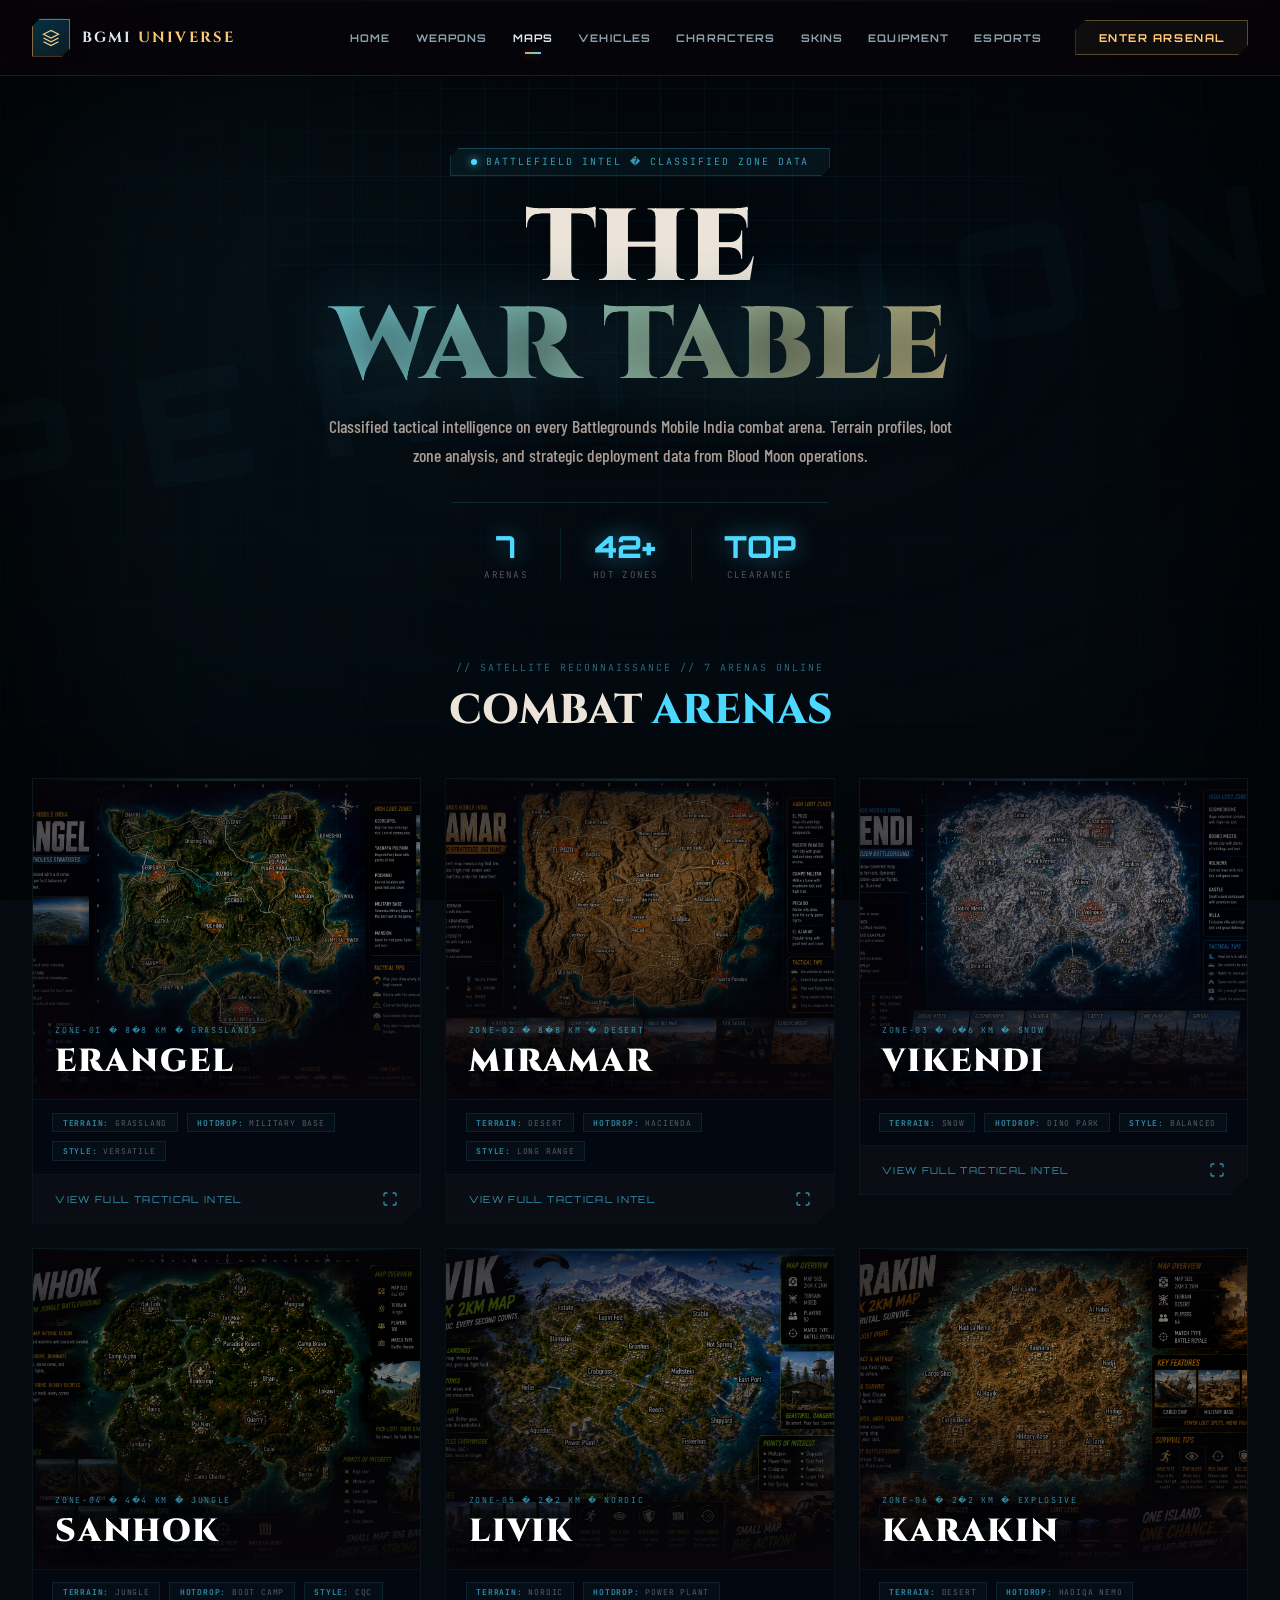
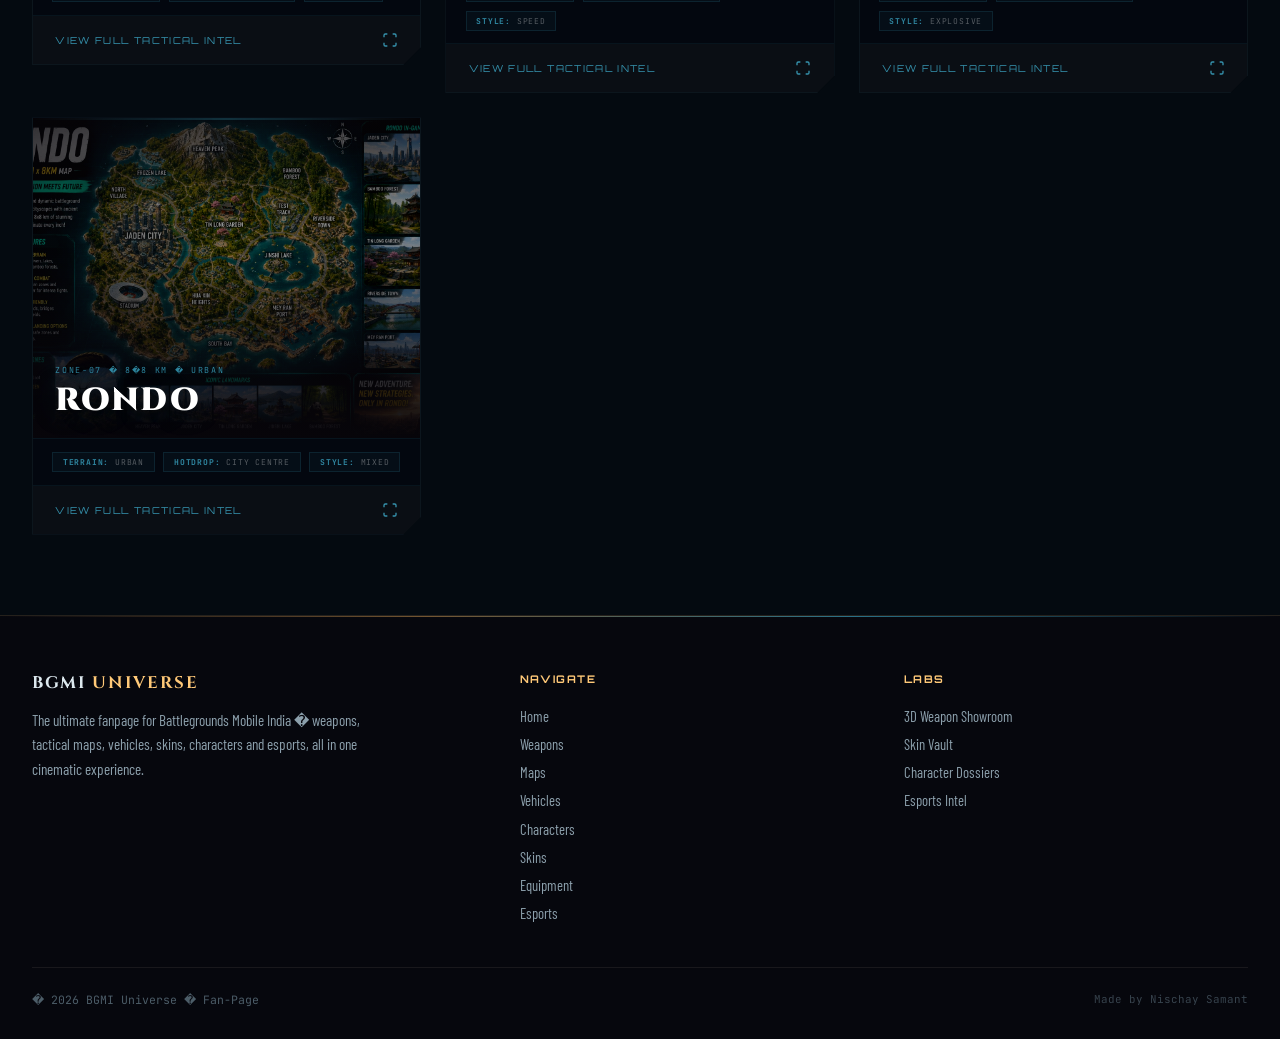
<file: maps.html>
﻿<!DOCTYPE html>
<html lang="en">
<head>
<meta charset="UTF-8" />
<meta name="viewport" content="width=device-width, initial-scale=1.0" />
<title>BGMI UNIVERSE � The War Table</title>
<meta name="description" content="Tactical battlefield intelligence on every BGMI map � terrain, loot zones, and deployment data." />
<link rel="preconnect" href="https://fonts.googleapis.com" />
<link rel="preconnect" href="https://fonts.gstatic.com" crossorigin />
<link href="https://fonts.googleapis.com/css2?family=Cinzel:wght@400;500;600;700;800;900&family=Barlow+Condensed:wght@400;500;600;700;800&family=Orbitron:wght@500;600;700;800;900&family=JetBrains+Mono:wght@400;500;700&display=swap" rel="stylesheet" />
<link rel="stylesheet" href="maps.css" />
</head>
<body>

<figure id="bg-wrap">
  <video id="bg-video" autoplay loop playsinline preload="auto">
    <source src="3.mp4" type="video/mp4">
  </video>
</figure>
<span id="bg-overlay"></span>
<span id="bg-grid"></span>
<span id="bg-vignette"></span>
<span id="bg-scanline"></span>

<input type="checkbox" id="menu-toggle" class="menu-checkbox" aria-hidden="true" />

<input type="checkbox" id="mc-erangel" class="map-check" />
<input type="checkbox" id="mc-miramar" class="map-check" />
<input type="checkbox" id="mc-vikendi" class="map-check" />
<input type="checkbox" id="mc-sanhok"  class="map-check" />
<input type="checkbox" id="mc-livik"   class="map-check" />
<input type="checkbox" id="mc-karakin" class="map-check" />
<input type="checkbox" id="mc-rondo"   class="map-check" />

<section class="map-overlay" id="ov-erangel" aria-label="Erangel Intel">
  <label for="mc-erangel" class="overlay-close" aria-label="Close">&#x2715;</label>
  <section class="ov-inner">
    <figure class="ov-img-panel">
      <img src="Erangel.jpeg" alt="Erangel full map" class="ov-full-img">
      <aside class="ov-img-labels">
        <span class="ov-img-zone">ZONE-01 // SATELLITE FEED ACTIVE</span>
        <span class="ov-img-status">OPERATIONAL</span>
      </aside>
    </figure>
    <section class="ov-intel-panel">
      <p class="ov-zone-code">BGMI // ZONE-01 // ERANGEL // 8�8 KM</p>
      <h2 class="ov-map-name">ERANGEL</h2>
      <p class="ov-map-desc">Classic Russian island battlefield. High-density loot at Military Base, Pochinki, and Georgopol. Long sightlines reward precision shooters while urban clusters fuel close-quarter combat. The most versatile and iconic map in BGMI.</p>
      <section class="ov-stats-grid">
        <dt class="ov-stat-label">Map Size</dt><dd class="ov-stat-val">8 � 8 km</dd>
        <dt class="ov-stat-label">Terrain</dt><dd class="ov-stat-val">Grasslands &amp; Forest</dd>
        <dt class="ov-stat-label">Top Hotdrop</dt><dd class="ov-stat-val">Military Base</dd>
        <dt class="ov-stat-label">Style</dt><dd class="ov-stat-val">Versatile</dd>
        <dt class="ov-stat-label">Difficulty</dt><dd class="ov-stat-val">Beginner Friendly</dd>
        <dt class="ov-stat-label">Circle Speed</dt><dd class="ov-stat-val">Standard</dd>
      </section>
      <section class="ov-weapons">
        <span class="ov-weapons-label">// RECOMMENDED WEAPONS</span>
        <ul class="ov-weapon-tags"><li class="ov-weapon-tag">M416</li><li class="ov-weapon-tag">AWM</li><li class="ov-weapon-tag">Kar98k</li><li class="ov-weapon-tag">Mini 14</li></ul>
      </section>
    </section>
  </section>
</section>

<section class="map-overlay" id="ov-miramar" aria-label="Miramar Intel">
  <label for="mc-miramar" class="overlay-close" aria-label="Close">&#x2715;</label>
  <section class="ov-inner">
    <figure class="ov-img-panel">
      <img src="Miramar.jpeg" alt="Miramar full map" class="ov-full-img">
      <aside class="ov-img-labels">
        <span class="ov-img-zone">ZONE-02 // SATELLITE FEED ACTIVE</span>
        <span class="ov-img-status">OPERATIONAL</span>
      </aside>
    </figure>
    <section class="ov-intel-panel">
      <p class="ov-zone-code">BGMI // ZONE-02 // MIRAMAR // 8�8 KM</p>
      <h2 class="ov-map-name">MIRAMAR</h2>
      <p class="ov-map-desc">Vast desert terrain with sparse cover. Vehicle combat dominates � the Mirado is Miramar-exclusive. Hacienda del Patron delivers the richest loot. Long-range sniping rules every engagement across open canyons.</p>
      <section class="ov-stats-grid">
        <dt class="ov-stat-label">Map Size</dt><dd class="ov-stat-val">8 � 8 km</dd>
        <dt class="ov-stat-label">Terrain</dt><dd class="ov-stat-val">Desert &amp; Canyons</dd>
        <dt class="ov-stat-label">Top Hotdrop</dt><dd class="ov-stat-val">Hacienda del Patron</dd>
        <dt class="ov-stat-label">Style</dt><dd class="ov-stat-val">Long Range Sniper</dd>
        <dt class="ov-stat-label">Difficulty</dt><dd class="ov-stat-val">Expert</dd>
        <dt class="ov-stat-label">Circle Speed</dt><dd class="ov-stat-val">Standard</dd>
      </section>
      <section class="ov-weapons">
        <span class="ov-weapons-label">// RECOMMENDED WEAPONS</span>
        <ul class="ov-weapon-tags"><li class="ov-weapon-tag">AWM</li><li class="ov-weapon-tag">Kar98k</li><li class="ov-weapon-tag">Mini 14</li><li class="ov-weapon-tag">M24</li></ul>
      </section>
    </section>
  </section>
</section>

<section class="map-overlay" id="ov-vikendi" aria-label="Vikendi Intel">
  <label for="mc-vikendi" class="overlay-close" aria-label="Close">&#x2715;</label>
  <section class="ov-inner">
    <figure class="ov-img-panel">
      <img src="Vikendi.jpeg" alt="Vikendi full map" class="ov-full-img">
      <aside class="ov-img-labels">
        <span class="ov-img-zone">ZONE-03 // SATELLITE FEED ACTIVE</span>
        <span class="ov-img-status">OPERATIONAL</span>
      </aside>
    </figure>
    <section class="ov-intel-panel">
      <p class="ov-zone-code">BGMI // ZONE-03 // VIKENDI // 6�6 KM</p>
      <h2 class="ov-map-name">VIKENDI</h2>
      <p class="ov-map-desc">Snow-covered island with mixed terrain. Footprints in snow make stealth critical. Dino Park and Castle are high-risk, high-reward hotdrops. Mid-range engagements dominate open frozen zones.</p>
      <section class="ov-stats-grid">
        <dt class="ov-stat-label">Map Size</dt><dd class="ov-stat-val">6 � 6 km</dd>
        <dt class="ov-stat-label">Terrain</dt><dd class="ov-stat-val">Snow &amp; Forest</dd>
        <dt class="ov-stat-label">Top Hotdrop</dt><dd class="ov-stat-val">Dino Park</dd>
        <dt class="ov-stat-label">Style</dt><dd class="ov-stat-val">Balanced � Mid Range</dd>
        <dt class="ov-stat-label">Difficulty</dt><dd class="ov-stat-val">Intermediate</dd>
        <dt class="ov-stat-label">Circle Speed</dt><dd class="ov-stat-val">Standard</dd>
      </section>
      <section class="ov-weapons">
        <span class="ov-weapons-label">// RECOMMENDED WEAPONS</span>
        <ul class="ov-weapon-tags"><li class="ov-weapon-tag">M416</li><li class="ov-weapon-tag">AKM</li><li class="ov-weapon-tag">Groza</li><li class="ov-weapon-tag">Kar98k</li></ul>
      </section>
    </section>
  </section>
</section>

<section class="map-overlay" id="ov-sanhok" aria-label="Sanhok Intel">
  <label for="mc-sanhok" class="overlay-close" aria-label="Close">&#x2715;</label>
  <section class="ov-inner">
    <figure class="ov-img-panel">
      <img src="sanhok.jpeg" alt="Sanhok full map" class="ov-full-img">
      <aside class="ov-img-labels">
        <span class="ov-img-zone">ZONE-04 // SATELLITE FEED ACTIVE</span>
        <span class="ov-img-status">OPERATIONAL</span>
      </aside>
    </figure>
    <section class="ov-intel-panel">
      <p class="ov-zone-code">BGMI // ZONE-04 // SANHOK // 4�4 KM</p>
      <h2 class="ov-map-name">SANHOK</h2>
      <p class="ov-map-desc">Dense jungle with relentless action. Small map size means fast circles and constant combat. Boot Camp and Ruins spawn legendary loot. Close-quarter specialists absolutely thrive in Sanhok's tight corridors.</p>
      <section class="ov-stats-grid">
        <dt class="ov-stat-label">Map Size</dt><dd class="ov-stat-val">4 � 4 km</dd>
        <dt class="ov-stat-label">Terrain</dt><dd class="ov-stat-val">Jungle &amp; River</dd>
        <dt class="ov-stat-label">Top Hotdrop</dt><dd class="ov-stat-val">Boot Camp</dd>
        <dt class="ov-stat-label">Style</dt><dd class="ov-stat-val">Aggressive � CQC</dd>
        <dt class="ov-stat-label">Difficulty</dt><dd class="ov-stat-val">All Levels</dd>
        <dt class="ov-stat-label">Circle Speed</dt><dd class="ov-stat-val">Fast</dd>
      </section>
      <section class="ov-weapons">
        <span class="ov-weapons-label">// RECOMMENDED WEAPONS</span>
        <ul class="ov-weapon-tags"><li class="ov-weapon-tag">Groza</li><li class="ov-weapon-tag">UMP45</li><li class="ov-weapon-tag">Vector</li><li class="ov-weapon-tag">S12K</li></ul>
      </section>
    </section>
  </section>
</section>

<section class="map-overlay" id="ov-livik" aria-label="Livik Intel">
  <label for="mc-livik" class="overlay-close" aria-label="Close">&#x2715;</label>
  <section class="ov-inner">
    <figure class="ov-img-panel">
      <img src="livik.jpeg" alt="Livik full map" class="ov-full-img">
      <aside class="ov-img-labels">
        <span class="ov-img-zone">ZONE-05 // SATELLITE FEED ACTIVE</span>
        <span class="ov-img-status">OPERATIONAL</span>
      </aside>
    </figure>
    <section class="ov-intel-panel">
      <p class="ov-zone-code">BGMI // ZONE-05 // LIVIK // 2�2 KM</p>
      <h2 class="ov-map-name">LIVIK</h2>
      <p class="ov-map-desc">Tiny Nordic island built for ultra-fast 15-minute matches. Power Plant and Midstein are primary hotdrops. Every decision is high-stakes from the very first second � adapt fast or be eliminated early.</p>
      <section class="ov-stats-grid">
        <dt class="ov-stat-label">Map Size</dt><dd class="ov-stat-val">2 � 2 km</dd>
        <dt class="ov-stat-label">Terrain</dt><dd class="ov-stat-val">Nordic &amp; Waterfalls</dd>
        <dt class="ov-stat-label">Top Hotdrop</dt><dd class="ov-stat-val">Power Plant</dd>
        <dt class="ov-stat-label">Style</dt><dd class="ov-stat-val">Speed � All Styles</dd>
        <dt class="ov-stat-label">Difficulty</dt><dd class="ov-stat-val">Intermediate</dd>
        <dt class="ov-stat-label">Match Length</dt><dd class="ov-stat-val">~15 Minutes</dd>
      </section>
      <section class="ov-weapons">
        <span class="ov-weapons-label">// RECOMMENDED WEAPONS</span>
        <ul class="ov-weapon-tags"><li class="ov-weapon-tag">Adapt Fast</li><li class="ov-weapon-tag">Any AR</li><li class="ov-weapon-tag">SMG</li></ul>
      </section>
    </section>
  </section>
</section>

<section class="map-overlay" id="ov-karakin" aria-label="Karakin Intel">
  <label for="mc-karakin" class="overlay-close" aria-label="Close">&#x2715;</label>
  <section class="ov-inner">
    <figure class="ov-img-panel">
      <img src="karakin.jpeg" alt="Karakin full map" class="ov-full-img">
      <aside class="ov-img-labels">
        <span class="ov-img-zone">ZONE-06 // SATELLITE FEED ACTIVE</span>
        <span class="ov-img-status">EXTREME HAZARD</span>
      </aside>
    </figure>
    <section class="ov-intel-panel">
      <p class="ov-zone-code">BGMI // ZONE-06 // KARAKIN // 2�2 KM</p>
      <h2 class="ov-map-name">KARAKIN</h2>
      <p class="ov-map-desc">Destructible terrain sets Karakin completely apart. Sticky Bombs blast holes through walls, creating new firing angles every match. Hadiqa Nemo and Al Hayik are primary hot zones for instant gunfights on drop.</p>
      <section class="ov-stats-grid">
        <dt class="ov-stat-label">Map Size</dt><dd class="ov-stat-val">2 � 2 km</dd>
        <dt class="ov-stat-label">Terrain</dt><dd class="ov-stat-val">Desert � Destructible</dd>
        <dt class="ov-stat-label">Top Hotdrop</dt><dd class="ov-stat-val">Hadiqa Nemo</dd>
        <dt class="ov-stat-label">Style</dt><dd class="ov-stat-val">Chaotic � Explosive</dd>
        <dt class="ov-stat-label">Difficulty</dt><dd class="ov-stat-val">Expert</dd>
        <dt class="ov-stat-label">Circle Speed</dt><dd class="ov-stat-val">Very Fast</dd>
      </section>
      <section class="ov-weapons">
        <span class="ov-weapons-label">// RECOMMENDED WEAPONS</span>
        <ul class="ov-weapon-tags"><li class="ov-weapon-tag">Groza</li><li class="ov-weapon-tag">DBS</li><li class="ov-weapon-tag">Grenades</li><li class="ov-weapon-tag">Sticky Bomb</li></ul>
      </section>
    </section>
  </section>
</section>

<section class="map-overlay" id="ov-rondo" aria-label="Rondo Intel">
  <label for="mc-rondo" class="overlay-close" aria-label="Close">&#x2715;</label>
  <section class="ov-inner">
    <figure class="ov-img-panel">
      <img src="rondo.jpeg" alt="Rondo full map" class="ov-full-img">
      <aside class="ov-img-labels">
        <span class="ov-img-zone">ZONE-07 // SATELLITE FEED ACTIVE</span>
        <span class="ov-img-status">OPERATIONAL</span>
      </aside>
    </figure>
    <section class="ov-intel-panel">
      <p class="ov-zone-code">BGMI // ZONE-07 // RONDO // 8�8 KM</p>
      <h2 class="ov-map-name">RONDO</h2>
      <p class="ov-map-desc">BGMI's most urban map � dense city blocks, multi-story buildings, elevated highways. Verticality creates complex three-dimensional gunfights. Snipers and CQC specialists can both dominate depending on zone.</p>
      <section class="ov-stats-grid">
        <dt class="ov-stat-label">Map Size</dt><dd class="ov-stat-val">8 � 8 km</dd>
        <dt class="ov-stat-label">Terrain</dt><dd class="ov-stat-val">Urban &amp; Industrial</dd>
        <dt class="ov-stat-label">Top Hotdrop</dt><dd class="ov-stat-val">City Centre</dd>
        <dt class="ov-stat-label">Style</dt><dd class="ov-stat-val">Mixed � Urban CQC</dd>
        <dt class="ov-stat-label">Difficulty</dt><dd class="ov-stat-val">Intermediate</dd>
        <dt class="ov-stat-label">Circle Speed</dt><dd class="ov-stat-val">Standard</dd>
      </section>
      <section class="ov-weapons">
        <span class="ov-weapons-label">// RECOMMENDED WEAPONS</span>
        <ul class="ov-weapon-tags"><li class="ov-weapon-tag">M416</li><li class="ov-weapon-tag">Vector</li><li class="ov-weapon-tag">UMP45</li><li class="ov-weapon-tag">AWM</li></ul>
      </section>
    </section>
  </section>
</section>

<header id="nav">
  <span class="nav-inner">
    <a href="index.html" class="nav-logo">
      <span class="nav-logo-icon"><svg width="18" height="18" viewBox="0 0 24 24" fill="none" stroke="#f0d38a" stroke-width="1.6"><path d="M12 2L2 7l10 5 10-5-10-5zM2 17l10 5 10-5M2 12l10 5 10-5"/></svg></span>
      <span class="nav-logo-text">BGMI <span>UNIVERSE</span></span>
    </a>
    <nav class="nav-links" aria-label="Main navigation">
      <a href="index.html" class="nav-link">HOME</a>
      <a href="weapons.html" class="nav-link">WEAPONS</a>
      <a href="maps.html" class="nav-link active">MAPS</a>
      <a href="vehicles.html" class="nav-link">VEHICLES</a>
      <a href="characters.html" class="nav-link">CHARACTERS</a>
      <a href="skins.html" class="nav-link">SKINS</a>
      <a href="equipment.html" class="nav-link">EQUIPMENT</a>
      <a href="esports.html" class="nav-link">ESPORTS</a>
    </nav>
    <a href="weapons.html" class="btn btn-outline nav-cta" >ENTER ARSENAL</a>
    <label for="menu-toggle" class="nav-toggle-label" aria-label="Toggle menu">
      <svg width="24" height="24" viewBox="0 0 24 24" fill="none" stroke="currentColor" stroke-width="2"><line x1="3" y1="6" x2="21" y2="6"/><line x1="3" y1="12" x2="21" y2="12"/><line x1="3" y1="18" x2="21" y2="18"/></svg>
    </label>
  </span>
</header>

<nav id="nav-mobile" aria-label="Mobile navigation">
  <a href="index.html" class="nav-mobile-link">HOME</a>
  <a href="weapons.html" class="nav-mobile-link">WEAPONS</a>
  <a href="maps.html" class="nav-mobile-link active">MAPS</a>
  <a href="vehicles.html" class="nav-mobile-link">VEHICLES</a>
  <a href="characters.html" class="nav-mobile-link">CHARACTERS</a>
  <a href="skins.html" class="nav-mobile-link">SKINS</a>
  <a href="equipment.html" class="nav-mobile-link">EQUIPMENT</a>
  <a href="esports.html" class="nav-mobile-link">ESPORTS</a>
  <a href="weapons.html" class="btn btn-outline nav-mobile-full">ENTER ARSENAL</a>
</nav>

<section id="war-head">
  <aside class="war-badge"><span class="war-dot"></span> BATTLEFIELD INTEL � CLASSIFIED ZONE DATA</aside>
  <h1 class="war-h1">THE <em>WAR TABLE</em></h1>
  <p class="war-desc">Classified tactical intelligence on every Battlegrounds Mobile India combat arena. Terrain profiles, loot zone analysis, and strategic deployment data from Blood Moon operations.</p>
  <ul class="war-stats">
    <li class="w-stat"><strong class="w-stat-num">7</strong><small class="w-stat-label">Arenas</small></li>
    <li class="w-stat"><strong class="w-stat-num">42+</strong><small class="w-stat-label">Hot Zones</small></li>
    <li class="w-stat"><strong class="w-stat-num">TOP</strong><small class="w-stat-label">Clearance</small></li>
  </ul>
</section>

<main id="briefing">
  <header class="brief-head">
    <p class="brief-tag">// SATELLITE RECONNAISSANCE // 7 ARENAS ONLINE</p>
    <h2 class="brief-h2">COMBAT <em>ARENAS</em></h2>
  </header>

  <ul class="map-grid">
    <li>
      <article class="map-card">
        <figure class="map-thumb">
          <img src="Erangel.jpeg" alt="Erangel" class="map-thumb-img" loading="eager">
          <span class="map-scan"></span>
          <span class="map-hud tl"></span><span class="map-hud br"></span>
          <figcaption class="map-thumb-cap">
            <p class="map-terrain-tag">ZONE-01 � 8�8 KM � GRASSLANDS</p>
            <h3 class="map-name">ERANGEL</h3>
          </figcaption>
        </figure>
        <section class="map-quick">
          <span class="map-badge"><b>TERRAIN:</b> Grassland</span>
          <span class="map-badge"><b>HOTDROP:</b> Military Base</span>
          <span class="map-badge"><b>STYLE:</b> Versatile</span>
        </section>
        <label for="mc-erangel" class="map-expand-btn">
          VIEW FULL TACTICAL INTEL
          <svg width="16" height="16" viewBox="0 0 24 24" fill="none" stroke="currentColor" stroke-width="2"><path d="M8 3H5a2 2 0 00-2 2v3m18 0V5a2 2 0 00-2-2h-3m0 18h3a2 2 0 002-2v-3M3 16v3a2 2 0 002 2h3"/></svg>
        </label>
      </article>
    </li>
    <li>
      <article class="map-card">
        <figure class="map-thumb">
          <img src="Miramar.jpeg" alt="Miramar" class="map-thumb-img" loading="lazy">
          <span class="map-scan"></span>
          <span class="map-hud tl"></span><span class="map-hud br"></span>
          <figcaption class="map-thumb-cap">
            <p class="map-terrain-tag">ZONE-02 � 8�8 KM � DESERT</p>
            <h3 class="map-name">MIRAMAR</h3>
          </figcaption>
        </figure>
        <section class="map-quick">
          <span class="map-badge"><b>TERRAIN:</b> Desert</span>
          <span class="map-badge"><b>HOTDROP:</b> Hacienda</span>
          <span class="map-badge"><b>STYLE:</b> Long Range</span>
        </section>
        <label for="mc-miramar" class="map-expand-btn">VIEW FULL TACTICAL INTEL <svg width="16" height="16" viewBox="0 0 24 24" fill="none" stroke="currentColor" stroke-width="2"><path d="M8 3H5a2 2 0 00-2 2v3m18 0V5a2 2 0 00-2-2h-3m0 18h3a2 2 0 002-2v-3M3 16v3a2 2 0 002 2h3"/></svg></label>
      </article>
    </li>
    <li>
      <article class="map-card">
        <figure class="map-thumb">
          <img src="Vikendi.jpeg" alt="Vikendi" class="map-thumb-img" loading="lazy">
          <span class="map-scan"></span>
          <span class="map-hud tl"></span><span class="map-hud br"></span>
          <figcaption class="map-thumb-cap">
            <p class="map-terrain-tag">ZONE-03 � 6�6 KM � SNOW</p>
            <h3 class="map-name">VIKENDI</h3>
          </figcaption>
        </figure>
        <section class="map-quick">
          <span class="map-badge"><b>TERRAIN:</b> Snow</span>
          <span class="map-badge"><b>HOTDROP:</b> Dino Park</span>
          <span class="map-badge"><b>STYLE:</b> Balanced</span>
        </section>
        <label for="mc-vikendi" class="map-expand-btn">VIEW FULL TACTICAL INTEL <svg width="16" height="16" viewBox="0 0 24 24" fill="none" stroke="currentColor" stroke-width="2"><path d="M8 3H5a2 2 0 00-2 2v3m18 0V5a2 2 0 00-2-2h-3m0 18h3a2 2 0 002-2v-3M3 16v3a2 2 0 002 2h3"/></svg></label>
      </article>
    </li>
    <li>
      <article class="map-card">
        <figure class="map-thumb">
          <img src="sanhok.jpeg" alt="Sanhok" class="map-thumb-img" loading="lazy">
          <span class="map-scan"></span>
          <span class="map-hud tl"></span><span class="map-hud br"></span>
          <figcaption class="map-thumb-cap">
            <p class="map-terrain-tag">ZONE-04 � 4�4 KM � JUNGLE</p>
            <h3 class="map-name">SANHOK</h3>
          </figcaption>
        </figure>
        <section class="map-quick">
          <span class="map-badge"><b>TERRAIN:</b> Jungle</span>
          <span class="map-badge"><b>HOTDROP:</b> Boot Camp</span>
          <span class="map-badge"><b>STYLE:</b> CQC</span>
        </section>
        <label for="mc-sanhok" class="map-expand-btn">VIEW FULL TACTICAL INTEL <svg width="16" height="16" viewBox="0 0 24 24" fill="none" stroke="currentColor" stroke-width="2"><path d="M8 3H5a2 2 0 00-2 2v3m18 0V5a2 2 0 00-2-2h-3m0 18h3a2 2 0 002-2v-3M3 16v3a2 2 0 002 2h3"/></svg></label>
      </article>
    </li>
    <li>
      <article class="map-card">
        <figure class="map-thumb">
          <img src="livik.jpeg" alt="Livik" class="map-thumb-img" loading="lazy">
          <span class="map-scan"></span>
          <span class="map-hud tl"></span><span class="map-hud br"></span>
          <figcaption class="map-thumb-cap">
            <p class="map-terrain-tag">ZONE-05 � 2�2 KM � NORDIC</p>
            <h3 class="map-name">LIVIK</h3>
          </figcaption>
        </figure>
        <section class="map-quick">
          <span class="map-badge"><b>TERRAIN:</b> Nordic</span>
          <span class="map-badge"><b>HOTDROP:</b> Power Plant</span>
          <span class="map-badge"><b>STYLE:</b> Speed</span>
        </section>
        <label for="mc-livik" class="map-expand-btn">VIEW FULL TACTICAL INTEL <svg width="16" height="16" viewBox="0 0 24 24" fill="none" stroke="currentColor" stroke-width="2"><path d="M8 3H5a2 2 0 00-2 2v3m18 0V5a2 2 0 00-2-2h-3m0 18h3a2 2 0 002-2v-3M3 16v3a2 2 0 002 2h3"/></svg></label>
      </article>
    </li>
    <li>
      <article class="map-card">
        <figure class="map-thumb">
          <img src="karakin.jpeg" alt="Karakin" class="map-thumb-img" loading="lazy">
          <span class="map-scan"></span>
          <span class="map-hud tl"></span><span class="map-hud br"></span>
          <figcaption class="map-thumb-cap">
            <p class="map-terrain-tag">ZONE-06 � 2�2 KM � EXPLOSIVE</p>
            <h3 class="map-name">KARAKIN</h3>
          </figcaption>
        </figure>
        <section class="map-quick">
          <span class="map-badge"><b>TERRAIN:</b> Desert</span>
          <span class="map-badge"><b>HOTDROP:</b> Hadiqa Nemo</span>
          <span class="map-badge"><b>STYLE:</b> Explosive</span>
        </section>
        <label for="mc-karakin" class="map-expand-btn">VIEW FULL TACTICAL INTEL <svg width="16" height="16" viewBox="0 0 24 24" fill="none" stroke="currentColor" stroke-width="2"><path d="M8 3H5a2 2 0 00-2 2v3m18 0V5a2 2 0 00-2-2h-3m0 18h3a2 2 0 002-2v-3M3 16v3a2 2 0 002 2h3"/></svg></label>
      </article>
    </li>
    <li>
      <article class="map-card">
        <figure class="map-thumb">
          <img src="rondo.jpeg" alt="Rondo" class="map-thumb-img" loading="lazy">
          <span class="map-scan"></span>
          <span class="map-hud tl"></span><span class="map-hud br"></span>
          <figcaption class="map-thumb-cap">
            <p class="map-terrain-tag">ZONE-07 � 8�8 KM � URBAN</p>
            <h3 class="map-name">RONDO</h3>
          </figcaption>
        </figure>
        <section class="map-quick">
          <span class="map-badge"><b>TERRAIN:</b> Urban</span>
          <span class="map-badge"><b>HOTDROP:</b> City Centre</span>
          <span class="map-badge"><b>STYLE:</b> Mixed</span>
        </section>
        <label for="mc-rondo" class="map-expand-btn">VIEW FULL TACTICAL INTEL <svg width="16" height="16" viewBox="0 0 24 24" fill="none" stroke="currentColor" stroke-width="2"><path d="M8 3H5a2 2 0 00-2 2v3m18 0V5a2 2 0 00-2-2h-3m0 18h3a2 2 0 002-2v-3M3 16v3a2 2 0 002 2h3"/></svg></label>
      </article>
    </li>
  </ul>
</main>

<footer>
  <span class="footer-accent-line"></span>
  <section class="footer-inner">
    <section class="footer-grid">
      <section>
        <strong class="footer-brand-name">BGMI <span>UNIVERSE</span></strong>
        <p class="footer-brand-desc">The ultimate fanpage for Battlegrounds Mobile India � weapons, tactical maps, vehicles, skins, characters and esports, all in one cinematic experience.</p>
      </section>
      <nav aria-label="Footer navigation">
        <h3 class="footer-col-title">NAVIGATE</h3>
        <a href="index.html" class="footer-link">Home</a><a href="weapons.html" class="footer-link">Weapons</a><a href="maps.html" class="footer-link">Maps</a><a href="vehicles.html" class="footer-link">Vehicles</a><a href="characters.html" class="footer-link">Characters</a><a href="skins.html" class="footer-link">Skins</a><a href="equipment.html" class="footer-link">Equipment</a><a href="esports.html" class="footer-link">Esports</a>
      </nav>
      <nav aria-label="Footer labs"><h3 class="footer-col-title">LABS</h3><a href="weapons.html" class="footer-link">3D Weapon Showroom</a><a href="skins.html" class="footer-link">Skin Vault</a><a href="characters.html" class="footer-link">Character Dossiers</a><a href="esports.html" class="footer-link">Esports Intel</a></nav>
    </section>
    <p class="footer-bottom"><span class="footer-copy">� 2026 BGMI Universe � Fan-Page</span><span class="footer-note">Made by Nischay Samant</span></p>
  </section>
</footer>
</body>
</html>
</file>
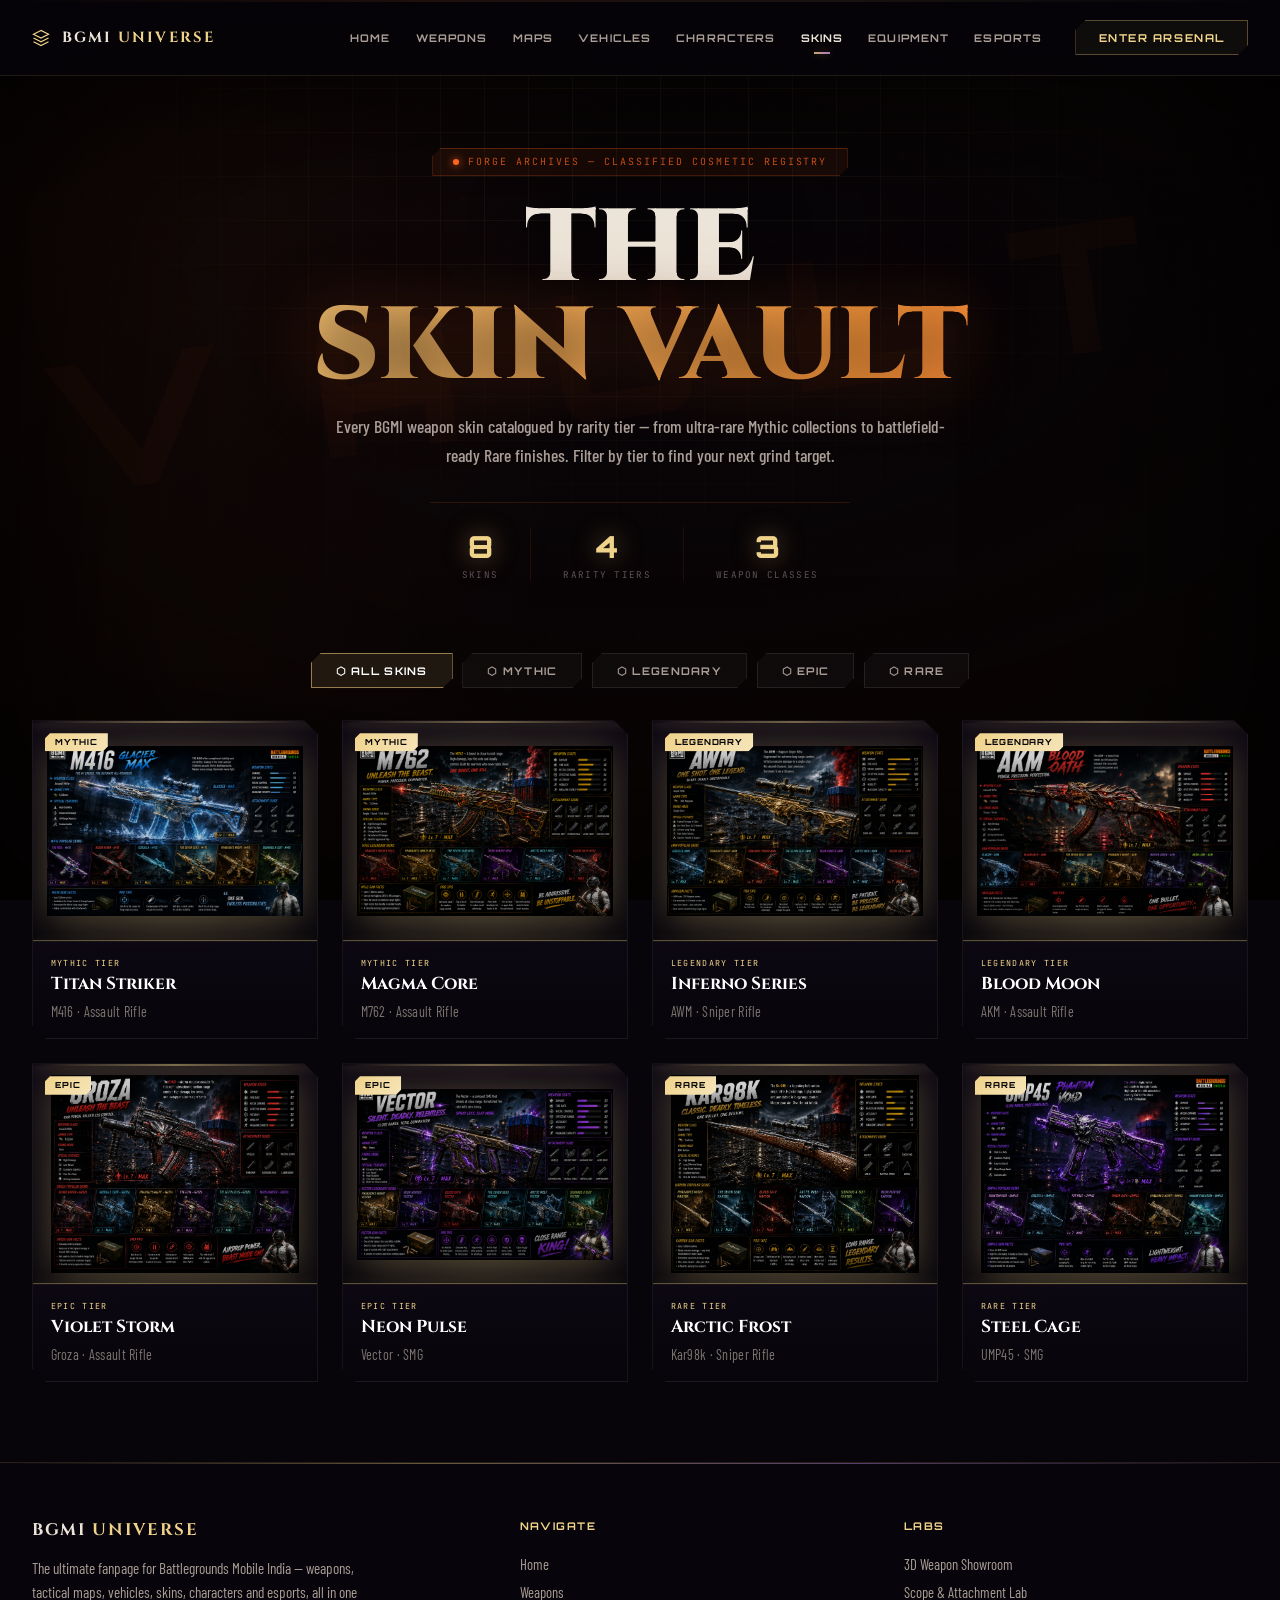
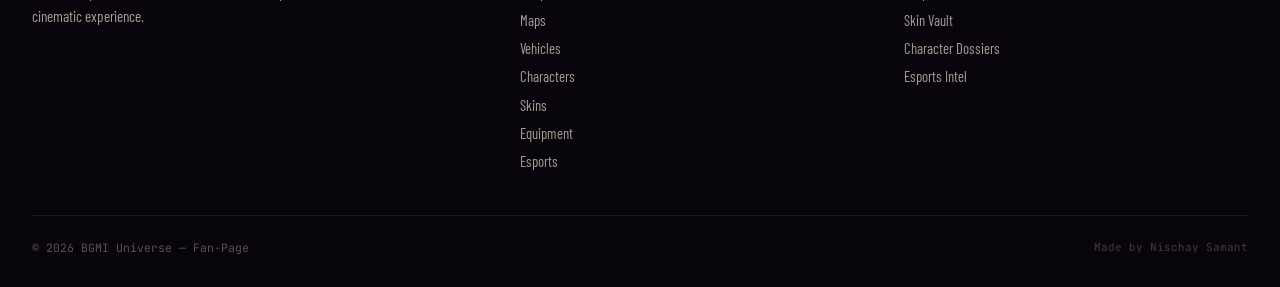
<file: skins.html>
﻿<!DOCTYPE html>
<html lang="en">
<head>
<meta charset="UTF-8" />
<meta name="viewport" content="width=device-width, initial-scale=1.0" />
<title>BGMI UNIVERSE — Skin Vault</title>
<meta name="description" content="BGMI skin vault — every weapon skin by rarity, from mythic to rare." />
<link rel="preconnect" href="https://fonts.googleapis.com" />
<link rel="preconnect" href="https://fonts.gstatic.com" crossorigin />
<link href="https://fonts.googleapis.com/css2?family=Cinzel:wght@400;500;600;700;800;900&family=Barlow+Condensed:wght@400;500;600;700;800&family=Orbitron:wght@500;600;700;800;900&family=JetBrains+Mono:wght@400;500;700&display=swap" rel="stylesheet" />
<link rel="stylesheet" href="skins.css" />
</head>
<body>

<figure id="bg-wrap">
  <video id="bg-video" autoplay loop playsinline preload="auto">
    <source src="skins.mp4" type="video/mp4">
  </video>
</figure>
<span id="bg-overlay"></span>
<span id="bg-grid"></span>
<span id="bg-vignette"></span>
<span id="bg-scanline"></span>

<input type="checkbox" id="menu-toggle" class="menu-checkbox" aria-hidden="true" />

<input type="radio" name="vault-filter" id="vf-all"       class="vf-radio" checked />
<input type="radio" name="vault-filter" id="vf-mythic"    class="vf-radio" />
<input type="radio" name="vault-filter" id="vf-legendary" class="vf-radio" />
<input type="radio" name="vault-filter" id="vf-epic"      class="vf-radio" />
<input type="radio" name="vault-filter" id="vf-rare"      class="vf-radio" />

<header id="nav">
  <span class="nav-inner">
    <a href="index.html" class="nav-logo">
       <svg width="18" height="18" viewBox="0 0 24 24" fill="none" stroke="#f0d38a" stroke-width="1.6"><path d="M12 2L2 7l10 5 10-5-10-5zM2 17l10 5 10-5M2 12l10 5 10-5"/></svg>
      <span class="nav-logo-text">BGMI <span>UNIVERSE</span></span>
    </a>
    <nav class="nav-links" aria-label="Main navigation">
      <a href="index.html" class="nav-link">HOME</a>
      <a href="weapons.html" class="nav-link">WEAPONS</a>
      <a href="maps.html" class="nav-link">MAPS</a>
      <a href="vehicles.html" class="nav-link">VEHICLES</a>
      <a href="characters.html" class="nav-link">CHARACTERS</a>
      <a href="skins.html" class="nav-link active">SKINS</a>
      <a href="equipment.html" class="nav-link">EQUIPMENT</a>
      <a href="esports.html" class="nav-link">ESPORTS</a>
    </nav>
    <a href="weapons.html" class="btn btn-outline nav-cta">ENTER ARSENAL</a>
    <label for="menu-toggle" class="nav-toggle-label" aria-label="Toggle menu">
      <svg width="24" height="24" viewBox="0 0 24 24" fill="none" stroke="currentColor" stroke-width="2"><line x1="3" y1="6" x2="21" y2="6"/><line x1="3" y1="12" x2="21" y2="12"/><line x1="3" y1="18" x2="21" y2="18"/></svg>
    </label>
  </span>
</header>

<nav id="nav-mobile" aria-label="Mobile navigation">
  <a href="index.html" class="nav-mobile-link">HOME</a>
  <a href="weapons.html" class="nav-mobile-link">WEAPONS</a>
  <a href="maps.html" class="nav-mobile-link">MAPS</a>
  <a href="vehicles.html" class="nav-mobile-link">VEHICLES</a>
  <a href="characters.html" class="nav-mobile-link">CHARACTERS</a>
  <a href="skins.html" class="nav-mobile-link active">SKINS</a>
  <a href="equipment.html" class="nav-mobile-link">EQUIPMENT</a>
  <a href="esports.html" class="nav-mobile-link">ESPORTS</a>
  <a href="weapons.html" class="btn btn-outline" class="btn btn-outline nav-mobile-full">ENTER ARSENAL</a>
</nav>

<section id="vault-head">
  <aside class="vault-badge"><span class="badge-dot"></span> FORGE ARCHIVES — CLASSIFIED COSMETIC REGISTRY</aside>
  <h1 class="vault-h1">THE <em>SKIN VAULT</em></h1>
  <p class="vault-desc">Every BGMI weapon skin catalogued by rarity tier — from ultra-rare Mythic collections to battlefield-ready Rare finishes. Filter by tier to find your next grind target.</p>
  <ul class="vault-stats">
    <li class="vstat"><span class="vstat-num">8</span><span class="vstat-label">Skins</span></li>
    <li class="vstat"><span class="vstat-num">4</span><span class="vstat-label">Rarity Tiers</span></li>
    <li class="vstat"><span class="vstat-num">3</span><span class="vstat-label">Weapon Classes</span></li>
  </ul>
</section>

<nav id="filter-wrap" aria-label="Skin rarity filter">
  <label for="vf-all"       class="filter-pill">⬡ ALL SKINS</label>
  <label for="vf-mythic"    class="filter-pill">⬡ MYTHIC</label>
  <label for="vf-legendary" class="filter-pill">⬡ LEGENDARY</label>
  <label for="vf-epic"      class="filter-pill">⬡ EPIC</label>
  <label for="vf-rare"      class="filter-pill">⬡ RARE</label>
</nav>

<section id="vault-wrap">
  <ul class="vault-grid">

<li>
      <article class="vault-tile" data-rarity="mythic" class="tile-mythic">
        <figure class="vault-img-wrap">
          <img src="M416.jpeg" alt="M416 — Titan Striker Mythic" class="vault-img" loading="eager">
          <span class="vault-badge">MYTHIC</span>
          <span class="vault-strip"></span>
        </figure>
        <figcaption class="vault-tile-info">
          <span class="vault-tile-rarity">Mythic Tier</span>
          <strong class="vault-tile-name">Titan Striker</strong>
          <span class="vault-tile-type">M416 · Assault Rifle</span>
        </figcaption>
      </article>
    </li>

<li>
      <article class="vault-tile" data-rarity="mythic" class="tile-mythic">
        <figure class="vault-img-wrap">
          <img src="M762.jpeg" alt="M762 — Magma Core Mythic" class="vault-img" loading="lazy">
          <span class="vault-badge">MYTHIC</span>
          <span class="vault-strip"></span>
        </figure>
        <figcaption class="vault-tile-info">
          <span class="vault-tile-rarity">Mythic Tier</span>
          <strong class="vault-tile-name">Magma Core</strong>
          <span class="vault-tile-type">M762 · Assault Rifle</span>
        </figcaption>
      </article>
    </li>

<li>
      <article class="vault-tile" data-rarity="legendary" class="tile-legendary">
        <figure class="vault-img-wrap">
          <img src="Awm.jpeg" alt="AWM — Inferno Series Legendary" class="vault-img" loading="lazy">
          <span class="vault-badge">LEGENDARY</span>
          <span class="vault-strip"></span>
        </figure>
        <figcaption class="vault-tile-info">
          <span class="vault-tile-rarity">Legendary Tier</span>
          <strong class="vault-tile-name">Inferno Series</strong>
          <span class="vault-tile-type">AWM · Sniper Rifle</span>
        </figcaption>
      </article>
    </li>

<li>
      <article class="vault-tile" data-rarity="legendary" class="tile-legendary">
        <figure class="vault-img-wrap">
          <img src="Akm.jpeg" alt="AKM — Blood Moon Legendary" class="vault-img" loading="lazy">
          <span class="vault-badge">LEGENDARY</span>
          <span class="vault-strip"></span>
        </figure>
        <figcaption class="vault-tile-info">
          <span class="vault-tile-rarity">Legendary Tier</span>
          <strong class="vault-tile-name">Blood Moon</strong>
          <span class="vault-tile-type">AKM · Assault Rifle</span>
        </figcaption>
      </article>
    </li>

<li>
      <article class="vault-tile" data-rarity="epic" class="tile-epic">
        <figure class="vault-img-wrap">
          <img src="Groza.jpeg" alt="Groza — Violet Storm Epic" class="vault-img" loading="lazy">
          <span class="vault-badge">EPIC</span>
          <span class="vault-strip"></span>
        </figure>
        <figcaption class="vault-tile-info">
          <span class="vault-tile-rarity">Epic Tier</span>
          <strong class="vault-tile-name">Violet Storm</strong>
          <span class="vault-tile-type">Groza · Assault Rifle</span>
        </figcaption>
      </article>
    </li>

<li>
      <article class="vault-tile" data-rarity="epic" class="tile-epic">
        <figure class="vault-img-wrap">
          <img src="Vector.jpeg" alt="Vector — Neon Pulse Epic" class="vault-img" loading="lazy">
          <span class="vault-badge">EPIC</span>
          <span class="vault-strip"></span>
        </figure>
        <figcaption class="vault-tile-info">
          <span class="vault-tile-rarity">Epic Tier</span>
          <strong class="vault-tile-name">Neon Pulse</strong>
          <span class="vault-tile-type">Vector · SMG</span>
        </figcaption>
      </article>
    </li>

<li>
      <article class="vault-tile" data-rarity="rare" class="tile-rare">
        <figure class="vault-img-wrap">
          <img src="Kar98k.jpeg" alt="Kar98k — Arctic Frost Rare" class="vault-img" loading="lazy">
          <span class="vault-badge">RARE</span>
          <span class="vault-strip"></span>
        </figure>
        <figcaption class="vault-tile-info">
          <span class="vault-tile-rarity">Rare Tier</span>
          <strong class="vault-tile-name">Arctic Frost</strong>
          <span class="vault-tile-type">Kar98k · Sniper Rifle</span>
        </figcaption>
      </article>
    </li>

<li>
      <article class="vault-tile" data-rarity="rare" class="tile-rare">
        <figure class="vault-img-wrap">
          <img src="Ump45.jpeg" alt="UMP45 — Steel Cage Rare" class="vault-img" loading="lazy">
          <span class="vault-badge">RARE</span>
          <span class="vault-strip"></span>
        </figure>
        <figcaption class="vault-tile-info">
          <span class="vault-tile-rarity">Rare Tier</span>
          <strong class="vault-tile-name">Steel Cage</strong>
          <span class="vault-tile-type">UMP45 · SMG</span>
        </figcaption>
      </article>
    </li>

  </ul>
</section>

<footer>
  <span class="footer-accent-line"></span>
  <section class="footer-inner">
    <section class="footer-grid">
      <section>
        <strong class="footer-brand-name">BGMI <span>UNIVERSE</span></strong>
        <p class="footer-brand-desc">The ultimate fanpage for Battlegrounds Mobile India — weapons, tactical maps, vehicles, skins, characters and esports, all in one cinematic experience.</p>
      </section>
      <nav aria-label="Footer navigation">
        <h3 class="footer-col-title">NAVIGATE</h3>
        <a href="index.html" class="footer-link">Home</a>
        <a href="weapons.html" class="footer-link">Weapons</a>
        <a href="maps.html" class="footer-link">Maps</a>
        <a href="vehicles.html" class="footer-link">Vehicles</a>
        <a href="characters.html" class="footer-link">Characters</a>
        <a href="skins.html" class="footer-link">Skins</a>
        <a href="equipment.html" class="footer-link">Equipment</a>
        <a href="esports.html" class="footer-link">Esports</a>
      </nav>
      <nav aria-label="Footer labs navigation">
        <h3 class="footer-col-title">LABS</h3>
        <a href="weapons.html" class="footer-link">3D Weapon Showroom</a>
        <a href="equipment.html" class="footer-link">Scope &amp; Attachment Lab</a>
        <a href="skins.html" class="footer-link">Skin Vault</a>
        <a href="characters.html" class="footer-link">Character Dossiers</a>
        <a href="esports.html" class="footer-link">Esports Intel</a>
      </nav>
    </section>
    <p class="footer-bottom">
      <span class="footer-copy">© 2026 BGMI Universe — Fan-Page</span>
      <span class="footer-note">Made by Nischay Samant</span>
    </p>
  </section>
</footer>

</body>
</html>
</file>
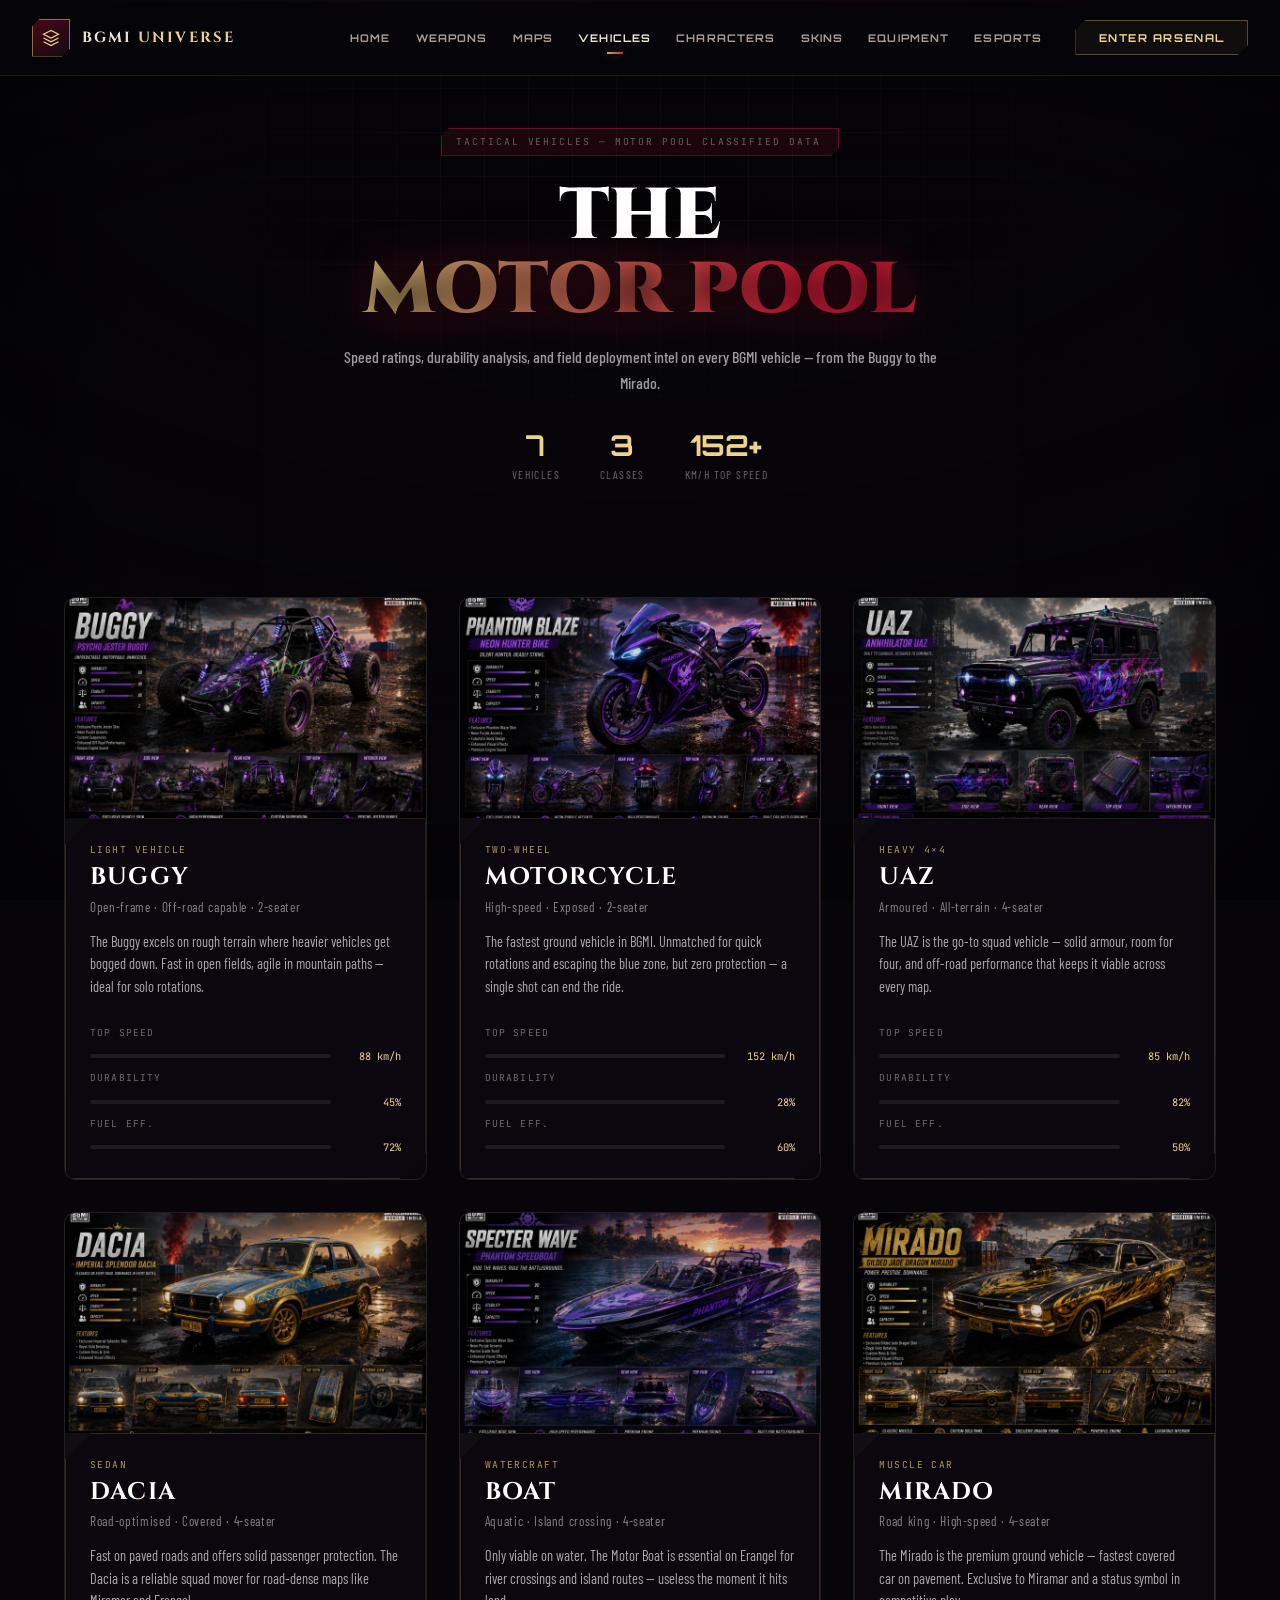
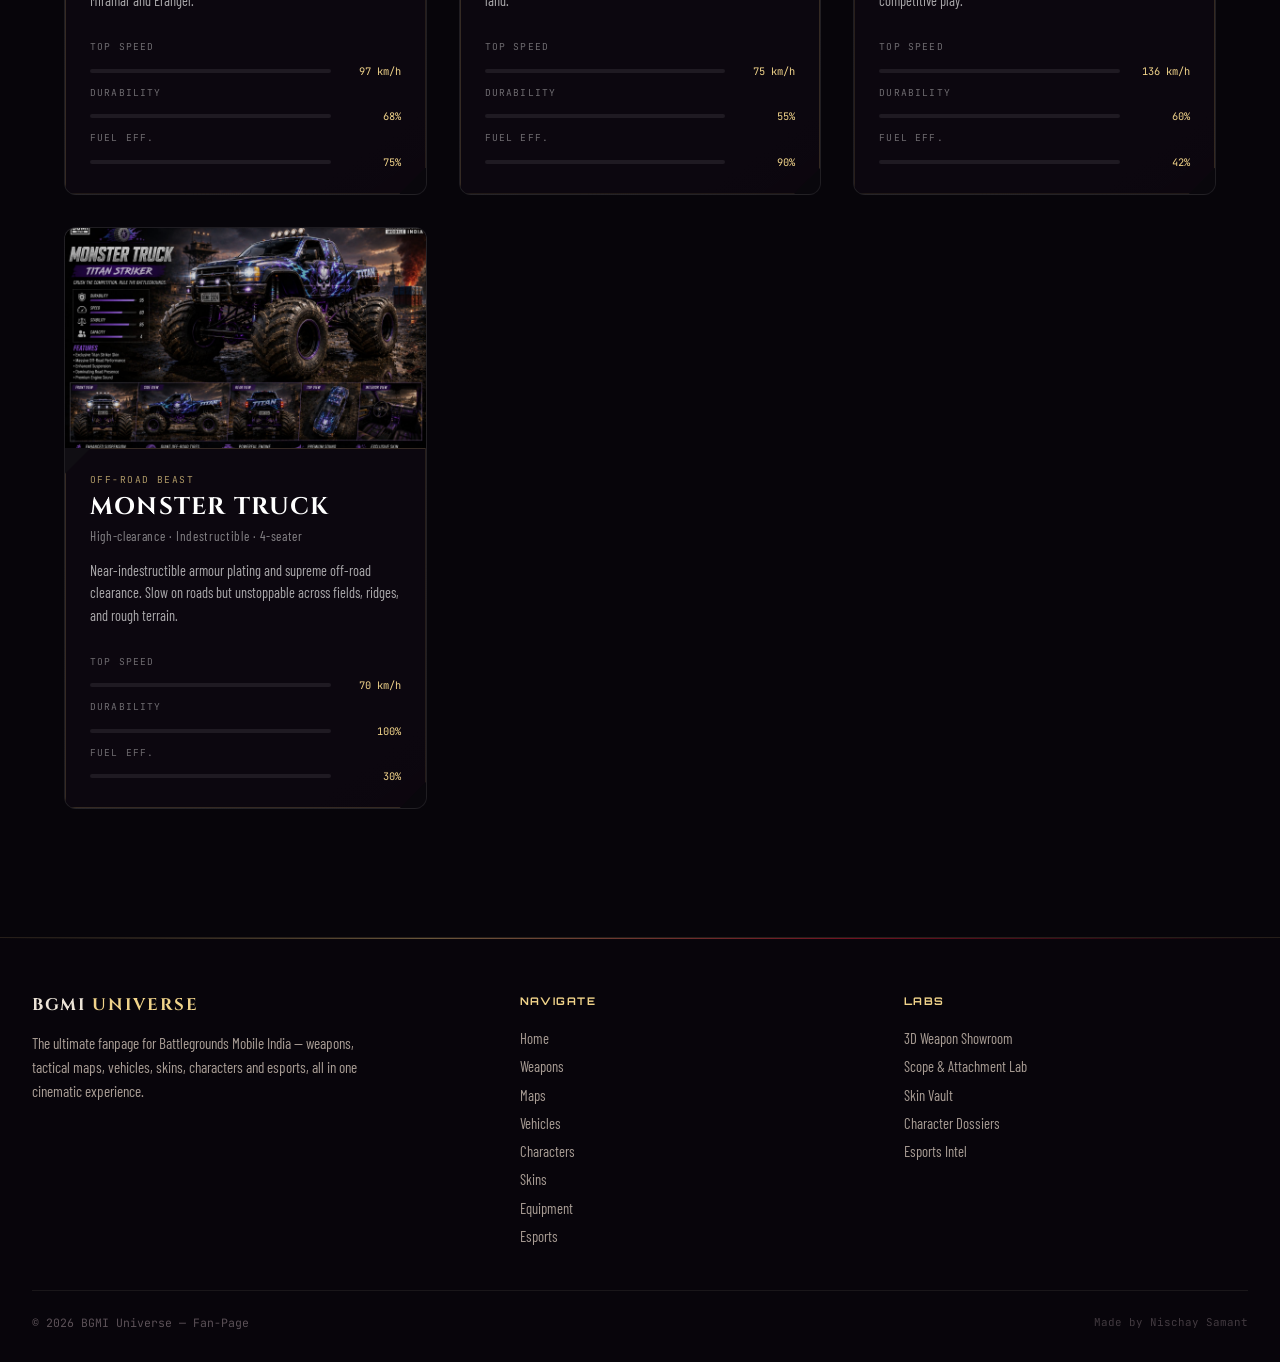
<file: vehicles.html>
﻿<!DOCTYPE html>
<html lang="en">
<head>
<meta charset="UTF-8" />
<meta name="viewport" content="width=device-width, initial-scale=1.0" />
<title>BGMI UNIVERSE — Motor Pool</title>
<meta name="description" content="Every BGMI vehicle — speed stats, durability ratings, fuel efficiency and tactical deployment intel." />
<link rel="preconnect" href="https://fonts.googleapis.com" />
<link rel="preconnect" href="https://fonts.gstatic.com" crossorigin />
<link href="https://fonts.googleapis.com/css2?family=Cinzel:wght@400;500;600;700;800;900&family=Barlow+Condensed:wght@400;500;600;700;800&family=Orbitron:wght@500;600;700;800;900&family=JetBrains+Mono:wght@400;500;700&display=swap" rel="stylesheet" />
<link rel="stylesheet" href="vehicles.css" />
</head>
<body>

<figure id="bg-wrap">
  <video id="bg-video" autoplay loop playsinline preload="auto">
    <source src="vehicle.mp4" type="video/mp4">
  </video>
</figure>
<span id="bg-overlay"></span>
<span id="bg-grid"></span>
<span id="bg-vignette"></span>
<span id="bg-scanline"></span>

<input type="checkbox" id="menu-toggle" class="menu-checkbox" aria-hidden="true" />

<header id="nav">
  <span class="nav-inner">
    <a href="index.html" class="nav-logo">
      <span class="nav-logo-icon">
        <svg width="18" height="18" viewBox="0 0 24 24" fill="none" stroke="#f0d38a" stroke-width="1.6"><path d="M12 2L2 7l10 5 10-5-10-5zM2 17l10 5 10-5M2 12l10 5 10-5"/></svg>
      </span>
      <span class="nav-logo-text">BGMI <span>UNIVERSE</span></span>
    </a>
    <nav class="nav-links" aria-label="Main navigation">
      <a href="index.html" class="nav-link">HOME</a>
      <a href="weapons.html" class="nav-link">WEAPONS</a>
      <a href="maps.html" class="nav-link">MAPS</a>
      <a href="vehicles.html" class="nav-link active">VEHICLES</a>
      <a href="characters.html" class="nav-link">CHARACTERS</a>
      <a href="skins.html" class="nav-link">SKINS</a>
      <a href="equipment.html" class="nav-link">EQUIPMENT</a>
      <a href="esports.html" class="nav-link">ESPORTS</a>
    </nav>
    <a href="weapons.html" class="btn btn-outline nav-cta">ENTER ARSENAL</a>
    <label for="menu-toggle" class="nav-toggle-label" aria-label="Toggle menu">
      <svg width="24" height="24" viewBox="0 0 24 24" fill="none" stroke="currentColor" stroke-width="2"><line x1="3" y1="6" x2="21" y2="6"/><line x1="3" y1="12" x2="21" y2="12"/><line x1="3" y1="18" x2="21" y2="18"/></svg>
    </label>
  </span>
</header>

<nav id="nav-mobile" aria-label="Mobile navigation">
  <a href="index.html" class="nav-mobile-link">HOME</a>
  <a href="weapons.html" class="nav-mobile-link">WEAPONS</a>
  <a href="maps.html" class="nav-mobile-link">MAPS</a>
  <a href="vehicles.html" class="nav-mobile-link active">VEHICLES</a>
  <a href="characters.html" class="nav-mobile-link">CHARACTERS</a>
  <a href="skins.html" class="nav-mobile-link">SKINS</a>
  <a href="equipment.html" class="nav-mobile-link">EQUIPMENT</a>
  <a href="esports.html" class="nav-mobile-link">ESPORTS</a>
  <a href="weapons.html" class="btn btn-blood btn-shimmer" class="btn btn-outline nav-mobile-full">ENTER ARSENAL</a>
</nav>

<section id="pool-head">
  <p class="head-tag">TACTICAL VEHICLES — MOTOR POOL CLASSIFIED DATA</p>
  <h1 class="pool-h1">THE <span class="accent">MOTOR POOL</span></h1>
  <p class="pool-desc">Speed ratings, durability analysis, and field deployment intel on every BGMI vehicle — from the Buggy to the Mirado.</p>
  <ul class="pool-stats">
    <li class="p-stat"><strong class="p-stat-num">7</strong><small class="p-stat-label">Vehicles</small></li>
    <li class="p-stat"><strong class="p-stat-num">3</strong><small class="p-stat-label">Classes</small></li>
    <li class="p-stat"><strong class="p-stat-num">152+</strong><small class="p-stat-label">km/h Top Speed</small></li>
  </ul>
</section>

<main id="garage-wrap">

  <ul class="vehicle-grid">

<li>
      <article class="vehicle-card" class="vac-gold">
        <section class="card-visual">
          <span class="card-stage-grid"></span>
          <span class="card-glow"></span>
          <span class="card-ground"></span>
          <figure class="card-img-wrap">
            <img class="card-img" src="Buggy.jpeg" alt="Buggy" loading="eager">
          </figure>
        </section>
        <section class="console-content">
          <p class="console-cat">LIGHT VEHICLE</p>
          <h2 class="console-name">BUGGY</h2>
          <p class="console-tag">Open-frame · Off-road capable · 2-seater</p>
          <p class="console-desc">The Buggy excels on rough terrain where heavier vehicles get bogged down. Fast in open fields, agile in mountain paths — ideal for solo rotations.</p>
          <dl class="v-stats">
            <dt>Top Speed</dt><dd><meter class="v-bar" value="68" max="100" class="vcol-gold"><span class="v-fill" class="v-bar-gold" style="width:68%"></span></meter><span class="v-val">88 km/h</span></dd>
            <dt>Durability</dt><dd><meter class="v-bar" value="45" max="100" class="vcol-gold"><span class="v-fill" class="v-bar-gold" style="width:45%"></span></meter><span class="v-val">45%</span></dd>
            <dt>Fuel Eff.</dt><dd><meter class="v-bar" value="72" max="100" class="vcol-gold"><span class="v-fill" class="v-bar-gold" style="width:72%"></span></meter><span class="v-val">72%</span></dd>
          </dl>
        </section>
      </article>
    </li>

<li>
      <article class="vehicle-card" class="vac-red">
        <section class="card-visual">
          <span class="card-stage-grid"></span>
          <span class="card-glow"></span>
          <span class="card-ground"></span>
          <figure class="card-img-wrap">
            <img class="card-img" src="Bike.jpeg" alt="Motorcycle" loading="lazy">
          </figure>
        </section>
        <section class="console-content">
          <p class="console-cat">TWO-WHEEL</p>
          <h2 class="console-name">MOTORCYCLE</h2>
          <p class="console-tag">High-speed · Exposed · 2-seater</p>
          <p class="console-desc">The fastest ground vehicle in BGMI. Unmatched for quick rotations and escaping the blue zone, but zero protection — a single shot can end the ride.</p>
          <dl class="v-stats">
            <dt>Top Speed</dt><dd><meter class="v-bar" value="100" max="100" class="vcol-red"><span class="v-fill" class="v-bar-red" style="width:100%"></span></meter><span class="v-val">152 km/h</span></dd>
            <dt>Durability</dt><dd><meter class="v-bar" value="28" max="100" class="vcol-red"><span class="v-fill" class="v-bar-red" style="width:28%"></span></meter><span class="v-val">28%</span></dd>
            <dt>Fuel Eff.</dt><dd><meter class="v-bar" value="60" max="100" class="vcol-red"><span class="v-fill" class="v-bar-red" style="width:60%"></span></meter><span class="v-val">60%</span></dd>
          </dl>
        </section>
      </article>
    </li>

<li>
      <article class="vehicle-card" class="vac-purple">
        <section class="card-visual">
          <span class="card-stage-grid"></span>
          <span class="card-glow"></span>
          <span class="card-ground"></span>
          <figure class="card-img-wrap">
            <img class="card-img" src="Uaz.jpeg" alt="UAZ" loading="lazy">
          </figure>
        </section>
        <section class="console-content">
          <p class="console-cat">HEAVY 4×4</p>
          <h2 class="console-name">UAZ</h2>
          <p class="console-tag">Armoured · All-terrain · 4-seater</p>
          <p class="console-desc">The UAZ is the go-to squad vehicle — solid armour, room for four, and off-road performance that keeps it viable across every map.</p>
          <dl class="v-stats">
            <dt>Top Speed</dt><dd><meter class="v-bar" value="56" max="100" class="vcol-purple"><span class="v-fill" class="v-bar-purple" style="width:56%"></span></meter><span class="v-val">85 km/h</span></dd>
            <dt>Durability</dt><dd><meter class="v-bar" value="82" max="100" class="vcol-purple"><span class="v-fill" class="v-bar-purple" style="width:82%"></span></meter><span class="v-val">82%</span></dd>
            <dt>Fuel Eff.</dt><dd><meter class="v-bar" value="50" max="100" class="vcol-purple"><span class="v-fill" class="v-bar-purple" style="width:50%"></span></meter><span class="v-val">50%</span></dd>
          </dl>
        </section>
      </article>
    </li>

<li>
      <article class="vehicle-card" class="vac-gold">
        <section class="card-visual">
          <span class="card-stage-grid"></span>
          <span class="card-glow"></span>
          <span class="card-ground"></span>
          <figure class="card-img-wrap">
            <img class="card-img" src="Dacia.jpeg" alt="Dacia" loading="lazy">
          </figure>
        </section>
        <section class="console-content">
          <p class="console-cat">SEDAN</p>
          <h2 class="console-name">DACIA</h2>
          <p class="console-tag">Road-optimised · Covered · 4-seater</p>
          <p class="console-desc">Fast on paved roads and offers solid passenger protection. The Dacia is a reliable squad mover for road-dense maps like Miramar and Erangel.</p>
          <dl class="v-stats">
            <dt>Top Speed</dt><dd><meter class="v-bar" value="64" max="100" class="vcol-gold"><span class="v-fill" class="v-bar-gold" style="width:64%"></span></meter><span class="v-val">97 km/h</span></dd>
            <dt>Durability</dt><dd><meter class="v-bar" value="68" max="100" class="vcol-gold"><span class="v-fill" class="v-bar-gold" style="width:68%"></span></meter><span class="v-val">68%</span></dd>
            <dt>Fuel Eff.</dt><dd><meter class="v-bar" value="75" max="100" class="vcol-gold"><span class="v-fill" class="v-bar-gold" style="width:75%"></span></meter><span class="v-val">75%</span></dd>
          </dl>
        </section>
      </article>
    </li>

<li>
      <article class="vehicle-card" class="vac-red">
        <section class="card-visual">
          <span class="card-stage-grid"></span>
          <span class="card-glow"></span>
          <span class="card-ground"></span>
          <figure class="card-img-wrap">
            <img class="card-img" src="Boat.jpeg" alt="Boat" loading="lazy">
          </figure>
        </section>
        <section class="console-content">
          <p class="console-cat">WATERCRAFT</p>
          <h2 class="console-name">BOAT</h2>
          <p class="console-tag">Aquatic · Island crossing · 4-seater</p>
          <p class="console-desc">Only viable on water. The Motor Boat is essential on Erangel for river crossings and island routes — useless the moment it hits land.</p>
          <dl class="v-stats">
            <dt>Top Speed</dt><dd><meter class="v-bar" value="50" max="100" class="vcol-red"><span class="v-fill" class="v-bar-red" style="width:50%"></span></meter><span class="v-val">75 km/h</span></dd>
            <dt>Durability</dt><dd><meter class="v-bar" value="55" max="100" class="vcol-red"><span class="v-fill" class="v-bar-red" style="width:55%"></span></meter><span class="v-val">55%</span></dd>
            <dt>Fuel Eff.</dt><dd><meter class="v-bar" value="90" max="100" class="vcol-red"><span class="v-fill" class="v-bar-red" style="width:90%"></span></meter><span class="v-val">90%</span></dd>
          </dl>
        </section>
      </article>
    </li>

<li>
      <article class="vehicle-card" class="vac-purple">
        <section class="card-visual">
          <span class="card-stage-grid"></span>
          <span class="card-glow"></span>
          <span class="card-ground"></span>
          <figure class="card-img-wrap">
            <img class="card-img" src="Mirado.jpeg" alt="Mirado" loading="lazy">
          </figure>
        </section>
        <section class="console-content">
          <p class="console-cat">MUSCLE CAR</p>
          <h2 class="console-name">MIRADO</h2>
          <p class="console-tag">Road king · High-speed · 4-seater</p>
          <p class="console-desc">The Mirado is the premium ground vehicle — fastest covered car on pavement. Exclusive to Miramar and a status symbol in competitive play.</p>
          <dl class="v-stats">
            <dt>Top Speed</dt><dd><meter class="v-bar" value="89" max="100" class="vcol-purple"><span class="v-fill" class="v-bar-purple" style="width:89%"></span></meter><span class="v-val">136 km/h</span></dd>
            <dt>Durability</dt><dd><meter class="v-bar" value="60" max="100" class="vcol-purple"><span class="v-fill" class="v-bar-purple" style="width:60%"></span></meter><span class="v-val">60%</span></dd>
            <dt>Fuel Eff.</dt><dd><meter class="v-bar" value="42" max="100" class="vcol-purple"><span class="v-fill" class="v-bar-purple" style="width:42%"></span></meter><span class="v-val">42%</span></dd>
          </dl>
        </section>
      </article>
    </li>

<li>
      <article class="vehicle-card" class="vac-gold">
        <section class="card-visual">
          <span class="card-stage-grid"></span>
          <span class="card-glow"></span>
          <span class="card-ground"></span>
          <figure class="card-img-wrap">
            <img class="card-img" src="Monster truck.jpeg" alt="Monster Truck" loading="lazy">
          </figure>
        </section>
        <section class="console-content">
          <p class="console-cat">OFF-ROAD BEAST</p>
          <h2 class="console-name">MONSTER TRUCK</h2>
          <p class="console-tag">High-clearance · Indestructible · 4-seater</p>
          <p class="console-desc">Near-indestructible armour plating and supreme off-road clearance. Slow on roads but unstoppable across fields, ridges, and rough terrain.</p>
          <dl class="v-stats">
            <dt>Top Speed</dt><dd><meter class="v-bar" value="46" max="100" class="vcol-gold"><span class="v-fill" class="v-bar-gold" style="width:46%"></span></meter><span class="v-val">70 km/h</span></dd>
            <dt>Durability</dt><dd><meter class="v-bar" value="100" max="100" class="vcol-gold"><span class="v-fill" class="v-bar-gold" style="width:100%"></span></meter><span class="v-val">100%</span></dd>
            <dt>Fuel Eff.</dt><dd><meter class="v-bar" value="30" max="100" class="vcol-gold"><span class="v-fill" class="v-bar-gold" style="width:30%"></span></meter><span class="v-val">30%</span></dd>
          </dl>
        </section>
      </article>
    </li>

  </ul>

</main>

<footer>
  <span class="footer-accent-line"></span>
  <section class="footer-inner">
    <section class="footer-grid">
      <section>
        <strong class="footer-brand-name">BGMI <span>UNIVERSE</span></strong>
        <p class="footer-brand-desc">The ultimate fanpage for Battlegrounds Mobile India — weapons, tactical maps, vehicles, skins, characters and esports, all in one cinematic experience.</p>
      </section>
      <nav aria-label="Footer navigation">
        <h3 class="footer-col-title">NAVIGATE</h3>
        <a href="index.html" class="footer-link">Home</a>
        <a href="weapons.html" class="footer-link">Weapons</a>
        <a href="maps.html" class="footer-link">Maps</a>
        <a href="vehicles.html" class="footer-link">Vehicles</a>
        <a href="characters.html" class="footer-link">Characters</a>
        <a href="skins.html" class="footer-link">Skins</a>
        <a href="equipment.html" class="footer-link">Equipment</a>
        <a href="esports.html" class="footer-link">Esports</a>
      </nav>
      <nav aria-label="Footer labs navigation">
        <h3 class="footer-col-title">LABS</h3>
        <a href="weapons.html" class="footer-link">3D Weapon Showroom</a>
        <a href="equipment.html" class="footer-link">Scope &amp; Attachment Lab</a>
        <a href="skins.html" class="footer-link">Skin Vault</a>
        <a href="characters.html" class="footer-link">Character Dossiers</a>
        <a href="esports.html" class="footer-link">Esports Intel</a>
      </nav>
    </section>
    <p class="footer-bottom">
      <span class="footer-copy">© 2026 BGMI Universe — Fan-Page</span>
      <span class="footer-note">Made by Nischay Samant</span>
    </p>
  </section>
</footer>

</body>
</html>
</file>
<file: index.css>
:root{
  --void:#07050a; --void-2:#0c0710; --void-3:#120a15;
  --blood:#8f1226; --blood-2:#d81e3a; --blood-deep:#4a0812;
  --blood-glow:rgba(216,30,58,.45);
  --gold:#c9a86a; --gold-2:#f0d38a; --gold-dim:#8a7248;
  --gold-glow:rgba(201,168,106,.4);
  --bone:#ece4d8; --ash:#a99d95; --ash-dim:#5c5158;
}
*,*::before,*::after{box-sizing:border-box;margin:0;padding:0;}

img, video { max-width: 100%; height: auto; }

html{scroll-behavior:smooth; overflow-x:hidden; width:100%;}
body{
  font-family:'Barlow Condensed',sans-serif;
  background:var(--void); color:var(--bone);
  overflow-x:hidden; width:100%;
}
::selection{ background:var(--blood-2); color:#fff; }
::-webkit-scrollbar{width:9px;}
::-webkit-scrollbar-track{background:var(--void);}
::-webkit-scrollbar-thumb{background:linear-gradient(var(--gold),var(--blood-2)); border-radius:0;}
:focus-visible{ outline:2px solid var(--gold-2); outline-offset:3px; }

.btn{
  display:inline-flex; align-items:center; justify-content:center; gap:.55rem;
  font-family:'Orbitron',sans-serif; font-weight:700; font-size:.74rem;
  letter-spacing:.14em; text-transform:uppercase; text-decoration:none;
  padding:.85rem 1.9rem; position:relative; overflow:hidden; cursor:pointer; border:none;
  transition:transform .3s cubic-bezier(.4,0,.2,1), box-shadow .3s ease, color .3s ease, background .3s ease;
  clip-path: polygon(10px 0, 100% 0, 100% calc(100% - 10px), calc(100% - 10px) 100%, 0 100%, 0 10px);
}
.btn-blood{
  background:linear-gradient(135deg, var(--blood) 0%, var(--blood-deep) 100%);
  color:var(--gold-2);
  box-shadow:0 0 0 1px rgba(201,168,106,.3) inset, 0 0 24px var(--blood-glow), 0 6px 20px rgba(0,0,0,.5);
}
.btn-blood:hover{ transform:translateY(-2px); color:#fff; box-shadow:0 0 0 1px var(--gold) inset, 0 0 40px var(--blood-glow), 0 10px 28px rgba(0,0,0,.6); }
.btn-outline{
  background:rgba(201,168,106,.05); color:var(--gold-2);
  border:1px solid rgba(201,168,106,.4);
}
.btn-outline:hover{ background:rgba(201,168,106,.12); border-color:var(--gold); box-shadow:0 0 22px var(--gold-glow); color:#fff; }
.btn-shimmer::after{
  content:''; position:absolute; top:0; left:-100%; width:55%; height:100%;
  background:linear-gradient(90deg, transparent, rgba(255,255,255,.22), transparent);
  transition:left .55s ease;
}
.btn-shimmer:hover::after{ left:150%; }

#intro{
  position:fixed; inset:0; z-index:999; background:var(--void);
  display:flex; align-items:center; justify-content:center; flex-direction:column; gap:1.4rem;
  animation:introHide .9s ease forwards 2.1s;
  pointer-events:none;
}
@keyframes introHide{ 0%{ opacity:1; visibility:visible; } 100%{ opacity:0; visibility:hidden; pointer-events:none; } }
#intro.hide{ opacity:0; visibility:hidden; pointer-events:none; }

.intro-ring{ position:relative; width:74px; height:74px; }
.intro-ring svg{ width:100%; height:100%; animation:introSpin 2.6s linear infinite; }
.intro-ring circle{ fill:none; stroke-dasharray:14 10; }
@keyframes introSpin{ to{ transform:rotate(360deg); } }
.intro-title{
  font-family:'Cinzel',serif; font-weight:700; font-size:1rem;
  letter-spacing:.5em; padding-left:.5em;
  background:linear-gradient(100deg,var(--gold-2),var(--gold),var(--blood-2));
  -webkit-background-clip:text; -webkit-text-fill-color:transparent; background-clip:text;
}
.intro-bar{ width:220px; height:1px; background:rgba(201,168,106,.18); position:relative; overflow:hidden; }
.intro-bar::after{
  content:''; position:absolute; inset:0; width:0%;
  background:linear-gradient(90deg,var(--gold),var(--blood-2));
  animation:introLoad 1.9s cubic-bezier(.4,0,.2,1) forwards .2s;
}
@keyframes introLoad{ to{ width:100%; } }
.intro-sub{ font-family:'JetBrains Mono',monospace; font-size:.62rem; letter-spacing:.25em; color:var(--ash-dim); text-transform:uppercase; }

#bg-wrap{ position:fixed; inset:0; z-index:-12; overflow:hidden; background:var(--void); transform:translateZ(0); pointer-events:none; contain:paint; }
#bg-video{ width:100%; height:100%; object-fit:cover; object-position:center 30%; display:block; }
#bg-overlay{
  position:fixed; inset:0; z-index:-11; pointer-events:none;
  background:
    radial-gradient(ellipse 100% 85% at 62% 38%, transparent 22%, rgba(7,5,10,.6) 68%, rgba(7,5,10,.94) 100%),
    linear-gradient(to bottom, rgba(7,5,10,.85) 0%, rgba(7,5,10,.15) 18%, rgba(7,5,10,.1) 74%, rgba(7,5,10,.97) 100%),
    linear-gradient(100deg, rgba(74,8,18,.22), transparent 45%);
}
#bg-vignette{
  position:fixed; inset:0; z-index:-8; pointer-events:none;
  box-shadow:inset 0 0 220px 60px rgba(0,0,0,.75);
}

#bg-scanline{ position:fixed; inset:0; z-index:-7; pointer-events:none; overflow:hidden; }
#bg-scanline::after{
  content:''; position:absolute; left:0; top:0; width:100%; height:2px;
  background:linear-gradient(90deg, transparent, var(--gold-glow), var(--blood-glow), transparent);
  animation:scanSweep 7s ease-in-out infinite;
  will-change:transform;
}
@keyframes scanSweep{ 0%{transform:translateY(-5vh);opacity:0;} 5%{opacity:.9;} 95%{opacity:.35;} 100%{transform:translateY(105vh);opacity:0;} }

#depth-field{ position:fixed; inset:0; z-index:2; pointer-events:none; }



#nav{
  position:fixed; top:0; left:0; right:0; z-index:200; height:76px;
  background:rgba(7,5,10,.78); border-bottom:1px solid rgba(201,168,106,.14);
  backdrop-filter:blur(12px); -webkit-backdrop-filter:blur(12px);
  transition:background .3s ease, box-shadow .3s ease, border-color .3s ease;
}
#nav.scrolled{ background:rgba(5,3,7,.96); box-shadow:0 4px 34px rgba(0,0,0,.85); border-bottom-color:rgba(201,168,106,.32); }
.nav-inner{ width:100%; padding:0 2rem; height:100%; display:flex; align-items:center; justify-content:flex-start; }
.nav-logo{ display:flex; align-items:center; gap:12px; text-decoration:none; }
.nav-logo-icon{
  width:38px; height:38px; position:relative; flex-shrink:0;
  display:flex; align-items:center; justify-content:center;
  background:linear-gradient(145deg,var(--blood-deep),var(--void-3));
  border:1px solid var(--gold-dim);
  clip-path:polygon(8px 0,100% 0,100% calc(100% - 8px),calc(100% - 8px) 100%,0 100%,0 8px);
  box-shadow:0 0 16px var(--blood-glow);
}
.nav-logo-text{ font-family:'Cinzel',serif; font-size:.92rem; font-weight:700; color:var(--bone); letter-spacing:.14em; }
.nav-logo-text span{ color:var(--gold-2); }
.nav-links{ display:flex; align-items:center; gap:.2rem; margin-left:auto; }
.nav-link{
  font-family:'Orbitron',sans-serif; font-size:.66rem; font-weight:700;
  color:var(--ash); letter-spacing:.1em; text-decoration:none;
  padding:.5rem .7rem; position:relative; transition:color .2s ease, background .2s ease;
}
.nav-link:hover, .nav-link.active{ color:var(--bone); }
.nav-link.active::after{
  content:''; position:absolute; bottom:-1px; left:50%; transform:translateX(-50%);
  width:16px; height:2px; background:linear-gradient(90deg,var(--gold),var(--blood-2)); box-shadow:0 0 8px var(--gold-glow);
}
.nav-link:hover{ background:rgba(201,168,106,.06); }
.nav-cta{ margin-left:1.4rem; }

.menu-checkbox{ display:none; }
.nav-toggle-label{ display:none; background:none; border:none; cursor:pointer; color:var(--gold-2); padding:.5rem; margin-left:auto; }
#nav-mobile{
  display:none; position:fixed; top:76px; left:0; right:0; z-index:199;
  background:rgba(5,3,7,.98); border-bottom:1px solid rgba(201,168,106,.2);
  backdrop-filter:blur(12px); padding:1.5rem 2rem;
}
.menu-checkbox:checked ~ #nav-mobile{ display:block; }

.nav-mobile-link{
  display:block; font-family:'Orbitron',sans-serif; font-size:.78rem; font-weight:700; color:var(--ash);
  text-decoration:none; letter-spacing:.1em; padding:.75rem 0; border-bottom:1px solid rgba(255,255,255,.05);
  transition:color .2s ease;
}
.nav-mobile-link:hover, .nav-mobile-link.active{ color:var(--gold-2); }

#hero{ min-height:100vh; display:flex; align-items:center; padding:130px 2rem 80px; position:relative; perspective:1600px; }
.ember-field{ position:absolute; inset:0; overflow:hidden; pointer-events:none; z-index:1; }
.ember{ position:absolute; bottom:-5%; border-radius:50%; opacity:0; animation:emberRise linear infinite; will-change:transform,opacity; }
.ember.gold{ background:radial-gradient(circle, #fff3d0 0%, var(--gold-2) 35%, var(--gold) 70%, transparent 100%); }
.ember.blood{ background:radial-gradient(circle, #ffd9d9 0%, var(--blood-2) 40%, var(--blood-deep) 75%, transparent 100%); }
@keyframes emberRise{ 0%{transform:translateY(0) translateX(0);opacity:0;} 8%{opacity:1;} 80%{opacity:.65;} 100%{transform:translateY(-108vh) translateX(var(--drift,30px));opacity:0;} }

.hero-rays{
  position:absolute; top:-10%; right:6%; width:900px; height:900px; z-index:0; pointer-events:none;
  background:conic-gradient(from 0deg, transparent 0deg, rgba(201,168,106,.08) 8deg, transparent 20deg, transparent 160deg, rgba(216,30,58,.07) 172deg, transparent 190deg, transparent 340deg, rgba(201,168,106,.06) 352deg, transparent 360deg);
  border-radius:50%; animation:raySpin 90s linear infinite; will-change:transform;
}
@keyframes raySpin{ to{ transform:rotate(360deg); } }
.hero-moon-glow{
  position:absolute; top:8%; right:10%; width:420px; height:420px; z-index:0; pointer-events:none;
  background:radial-gradient(circle, rgba(216,30,58,.22) 0%, rgba(216,30,58,.08) 45%, transparent 72%);
  border-radius:50%; animation:moonPulse 5s ease-in-out infinite;
}
@keyframes moonPulse{ 0%,100%{opacity:.7;transform:scale(1);} 50%{opacity:1;transform:scale(1.06);} }

.hero-inner{ max-width:1440px; margin:0 auto; width:100%; display:grid; grid-template-columns:1.15fr .85fr; align-items:center; gap:3rem; position:relative; z-index:2; }

.hero-tag{
  display:inline-flex; align-items:center; gap:10px;
  background:rgba(216,30,58,.1); border:1px solid rgba(216,30,58,.4);
  padding:.4rem 1.1rem .4rem .9rem; margin-bottom:1.75rem;
  clip-path:polygon(8px 0,100% 0,100% calc(100% - 8px),calc(100% - 8px) 100%,0 100%,0 8px);
  font-family:'JetBrains Mono',monospace; font-size:.68rem; font-weight:500;
  color:var(--gold-2); letter-spacing:.14em; text-transform:uppercase;
}
.hero-tag-dot{ width:7px; height:7px; border-radius:50%; background:var(--blood-2); box-shadow:0 0 9px var(--blood-2); animation:blink 1.5s ease-in-out infinite; }
@keyframes blink{ 0%,100%{opacity:1;} 50%{opacity:.3;} }

.hero-h1{
  font-family:'Cinzel',serif; font-weight:700;
  font-size:clamp(2.9rem, 6.4vw, 5.6rem); line-height:1.02; letter-spacing:.005em;
  color:var(--bone); text-shadow:0 4px 34px rgba(0,0,0,.9);
  margin-bottom:1rem; position:relative;
}
.hero-h1 .accent{
  display:block;
  background:linear-gradient(100deg, var(--gold-2) 0%, var(--gold) 30%, var(--blood-2) 62%, #7a0f22 100%);
  background-size:220% 100%;
  -webkit-background-clip:text; -webkit-text-fill-color:transparent; background-clip:text;
  filter:drop-shadow(0 0 26px rgba(216,30,58,.35));
  animation:emberShift 6s ease-in-out infinite;
}
@keyframes emberShift{ 0%,100%{background-position:0% 50%;} 50%{background-position:100% 50%;} }
.hero-sub{
  font-family:'Cinzel',serif; font-size:1.05rem; font-weight:500;
  color:var(--ash); letter-spacing:.34em; text-transform:uppercase; margin-bottom:1.5rem;
}
.hero-desc{
  font-family:'Barlow Condensed',sans-serif; font-size:1.22rem; font-weight:500;
  color:#cdc4bc; line-height:1.65; max-width:540px; margin-bottom:2.4rem;
}
.hero-actions{ display:flex; align-items:center; gap:1rem; flex-wrap:wrap; margin-bottom:2.75rem; }

.hero-stats{ display:flex; gap:0; border-top:1px solid rgba(201,168,106,.16); padding-top:1.75rem; }
.stat-item{ text-align:left; padding-right:2.2rem; margin-right:2.2rem; border-right:1px solid rgba(201,168,106,.12); }
.stat-item:last-child{ border-right:none; margin-right:0; padding-right:0; }
.stat-num{ font-family:'Cinzel',serif; font-weight:700; font-size:2.3rem; line-height:1; color:var(--gold-2); }
.stat-label{ font-family:'JetBrains Mono',monospace; font-size:.6rem; font-weight:500; color:var(--ash-dim); letter-spacing:.16em; text-transform:uppercase; margin-top:.4rem; }

.relic-stage{
  position:relative; height:460px; display:flex; align-items:center; justify-content:center;
  perspective:1200px;
}
.relic-3d{
  position:relative; width:280px; height:280px; transform-style:preserve-3d;
  animation:relicSpin 16s linear infinite; will-change:transform;
}
@keyframes relicSpin{ from{ transform:rotateY(0deg) rotateX(6deg); } to{ transform:rotateY(360deg) rotateX(6deg); } }
.relic-ring{
  position:absolute; inset:0; border-radius:50%; border:1px solid rgba(201,168,106,.5);
  box-shadow:0 0 30px rgba(201,168,106,.15), inset 0 0 30px rgba(216,30,58,.12);
}
.relic-ring.r2{ inset:26px; border-color:rgba(216,30,58,.45); transform:rotateX(60deg); }
.relic-ring.r3{ inset:52px; border-color:rgba(201,168,106,.35); transform:rotateY(60deg); }
.relic-core{
  position:absolute; inset:92px; border-radius:50%;
  background:radial-gradient(circle, var(--gold-2) 0%, var(--blood-2) 55%, var(--blood-deep) 100%);
  box-shadow:0 0 60px rgba(216,30,58,.55), 0 0 110px rgba(201,168,106,.25);
  transform:translateZ(30px);
}
.relic-core::after{
  content:''; position:absolute; inset:14px; border-radius:50%;
  border:1px solid rgba(7,5,10,.5);
  background:radial-gradient(circle at 35% 30%, rgba(255,255,255,.35), transparent 55%);
}
.relic-glow{
  position:absolute; inset:-60px; border-radius:50%; z-index:-1;
  background:radial-gradient(circle, rgba(216,30,58,.22), transparent 68%);
  animation:moonPulse 5s ease-in-out infinite;
}
.relic-caption{ text-align:center; margin-top:-.5rem; }
.relic-caption .rc-title{ font-family:'Cinzel',serif; font-weight:600; font-size:1rem; letter-spacing:.16em; color:var(--gold-2); text-transform:uppercase; }
.relic-caption .rc-sub{ font-family:'JetBrains Mono',monospace; font-size:.68rem; color:var(--ash-dim); letter-spacing:.1em; margin-top:.35rem; text-transform:uppercase; }

.intel-ticker{
  margin-top:1.75rem; border-top:1px solid rgba(201,168,106,.16); padding-top:1.1rem;
  overflow:hidden; white-space:nowrap; -webkit-mask-image:linear-gradient(90deg,transparent,#000 8%,#000 92%,transparent);
  mask-image:linear-gradient(90deg,transparent,#000 8%,#000 92%,transparent);
}
.intel-track{ display:inline-flex; gap:2.5rem; animation:tickerScroll 22s linear infinite; will-change:transform; }
@keyframes tickerScroll{ from{ transform:translateX(0); } to{ transform:translateX(-50%); } }
.intel-track span{ font-family:'JetBrains Mono',monospace; font-size:.7rem; letter-spacing:.08em; color:var(--ash); display:inline-flex; align-items:center; gap:.5rem; }
.intel-track span::before{ content:''; width:5px; height:5px; background:var(--blood-2); transform:rotate(45deg); box-shadow:0 0 6px var(--blood-glow); flex-shrink:0; }

.section-tag{
  display:inline-flex; align-items:center; gap:10px;
  font-family:'JetBrains Mono',monospace; font-size:.66rem; font-weight:500; color:var(--gold-2);
  letter-spacing:.18em; text-transform:uppercase; margin-bottom:.9rem;
}
.section-tag::before{ content:''; width:22px; height:1px; background:linear-gradient(90deg,transparent,var(--gold)); }
.section-tag::after{ content:''; width:5px; height:5px; background:var(--blood-2); transform:rotate(45deg); box-shadow:0 0 6px var(--blood-glow); }
.section-h2{ font-family:'Cinzel',serif; font-weight:700; font-size:clamp(2.1rem, 4.4vw, 3.3rem); line-height:1.05; letter-spacing:.01em; color:var(--bone); }
.section-h2 .accent{ color:var(--gold-2); }

.media-frame{
  position:relative; overflow:hidden; width:100%;
  background:
    radial-gradient(circle at 30% 20%, rgba(216,30,58,.16), transparent 55%),
    radial-gradient(circle at 75% 80%, rgba(201,168,106,.12), transparent 55%),
    linear-gradient(150deg, #1a0f1f, #0b0710 70%);
}
.media-frame::before{
  content:''; position:absolute; inset:0;
  background-image:
    linear-gradient(rgba(201,168,106,.06) 1px, transparent 1px),
    linear-gradient(90deg, rgba(201,168,106,.06) 1px, transparent 1px);
  background-size:22px 22px;
}
.media-frame::after{
  content:''; position:absolute; inset:0; display:flex;
  background:radial-gradient(circle, transparent 30%, rgba(0,0,0,.15) 100%);
}
.media-frame img{ position:relative; z-index:1; width:100%; height:100%; }

#featured{
  padding:6.5rem 2rem; position:relative; z-index:10;
  background:linear-gradient(to bottom, rgba(7,5,10,.55), rgba(7,5,10,.94) 18%, rgba(7,5,10,.94) 82%, rgba(7,5,10,.55));
}
.featured-inner{ max-width:1440px; margin:0 auto; }
.featured-header{ display:flex; justify-content:space-between; align-items:flex-end; margin-bottom:3rem; flex-wrap:wrap; gap:1.5rem; }
.ops-grid{ display:grid; grid-template-columns:repeat(3,1fr); gap:1.5rem; }
.op-card{
  background:rgba(13,8,16,.78); border:1px solid rgba(255,255,255,.06);
  padding:1.75rem; position:relative; overflow:hidden;
  transition:all .4s cubic-bezier(.4,0,.2,1); cursor:pointer;
  display:flex; flex-direction:column; justify-content:space-between; min-height:300px;
  clip-path:polygon(16px 0,100% 0,100% calc(100% - 16px),calc(100% - 16px) 100%,0 100%,0 16px);
}
.op-card::before{
  content:''; position:absolute; inset:0;
  background:radial-gradient(circle at top right, var(--card-color, rgba(216,30,58,.1)) 0%, transparent 62%);
  opacity:0; transition:opacity .4s ease;
}
.op-card:hover{ transform:translateY(-6px); box-shadow:0 22px 55px rgba(0,0,0,.55); }
.op-card:hover::before{ opacity:1; }
.op-card:hover .op-card-border{ opacity:1; }
.op-card-border{ position:absolute; inset:0; border:1px solid var(--card-color,rgba(201,168,106,.4)); opacity:0; transition:opacity .4s ease; pointer-events:none; }
.op-label{ font-family:'JetBrains Mono',monospace; font-size:.63rem; font-weight:500; letter-spacing:.16em; text-transform:uppercase; margin-bottom:.75rem; }
.op-title{ font-family:'Cinzel',serif; font-weight:600; font-size:1.55rem; letter-spacing:.01em; color:var(--bone); margin-bottom:.8rem; line-height:1.15; transition:color .3s ease; }
.op-card:hover .op-title{ color:var(--card-accent, var(--gold-2)); }
.op-desc{ font-family:'Barlow Condensed',sans-serif; font-size:1.05rem; font-weight:500; color:var(--ash); line-height:1.6; flex:1; margin-bottom:1.4rem; }
.op-cta{ font-family:'Orbitron',sans-serif; font-size:.68rem; font-weight:700; letter-spacing:.12em; text-transform:uppercase; text-decoration:none; transition:color .3s ease, gap .3s ease; display:inline-flex; align-items:center; gap:.5rem; }
.op-cta:hover{ gap:.8rem; }
.op-card-img-wrap{ height:190px; margin-bottom:1.4rem; }
.op-card-img{ width:100%; height:100%; object-fit:cover; object-position:center; filter:brightness(.78) saturate(1.15); transition:filter .4s ease, transform .5s ease; }
.op-card:hover .op-card-img{ filter:brightness(.95) saturate(1.35); transform:scale(1.04); }

#weapons-strip{ padding:5.5rem 0; position:relative; z-index:10; background:linear-gradient(to bottom, rgba(7,5,10,.55), rgba(9,6,13,.96)); }
.strip-header{ max-width:1440px; margin:0 auto 2.5rem; padding:0 2rem; display:flex; justify-content:space-between; align-items:flex-end; flex-wrap:wrap; gap:1rem; }
.weapons-grid{ max-width:1440px; margin:0 auto; padding:0 2rem; display:grid; grid-template-columns:repeat(4,1fr); gap:1.25rem; }
.weapon-mini{
  background:rgba(13,8,16,.82); border:1px solid rgba(255,255,255,.06); padding:1.6rem 1rem 1.4rem;
  display:flex; flex-direction:column; align-items:center; gap:1rem; position:relative; overflow:hidden;
  transition:all .4s cubic-bezier(.4,0,.2,1); cursor:pointer;
  clip-path:polygon(12px 0,100% 0,100% calc(100% - 12px),calc(100% - 12px) 100%,0 100%,0 12px);
}
.weapon-mini:hover{ border-color:var(--w-accent, var(--gold)); transform:translateY(-5px); box-shadow:0 16px 42px rgba(0,0,0,.5), 0 0 22px rgba(201,168,106,.14); }
.weapon-mini:hover .weapon-mini-img{ transform:scale(1.14) rotate(-2deg); filter:drop-shadow(0 0 18px var(--w-accent,var(--gold))); }
.weapon-mini-badge{ position:absolute; top:10px; right:10px; font-family:'JetBrains Mono',monospace; font-size:.55rem; font-weight:500; letter-spacing:.1em; text-transform:uppercase; padding:.2rem .6rem; }
.weapon-mini-media{ width:100%; height:110px; }
.weapon-mini-img{ width:100%; height:100%; object-fit:contain; filter:drop-shadow(0 8px 12px rgba(0,0,0,.7)); transition:all .4s cubic-bezier(.175,.885,.32,1.275); }
.weapon-mini-name{ font-family:'Cinzel',serif; font-weight:600; font-size:1.28rem; letter-spacing:.03em; color:var(--bone); }
.weapon-mini-cat{ font-family:'JetBrains Mono',monospace; font-size:.6rem; font-weight:500; color:var(--ash-dim); letter-spacing:.1em; text-transform:uppercase; margin-top:-.7rem; }
.weapon-mini-stat{ width:100%; }
.weapon-mini-stat-label{ display:flex; justify-content:space-between; font-family:'JetBrains Mono',monospace; font-size:.56rem; font-weight:500; color:var(--ash-dim); letter-spacing:.08em; text-transform:uppercase; margin-bottom:3px; }
.weapon-mini-bar{ height:3px; background:rgba(255,255,255,.06); overflow:hidden; }
.weapon-mini-bar-fill{ height:100%; transition:width 1s ease; }

#maps-showcase{ padding:5.5rem 2rem; position:relative; z-index:10; background:rgba(7,5,10,.94); }
.maps-inner{ max-width:1440px; margin:0 auto; }
.maps-grid{ display:grid; grid-template-columns:repeat(3,1fr); gap:1.25rem; margin-top:2.5rem; }
.map-card{
  overflow:hidden; position:relative; background:var(--void-2); border:1px solid rgba(255,255,255,.06);
  transition:all .4s ease; cursor:pointer; height:250px;
  clip-path:polygon(16px 0,100% 0,100% calc(100% - 16px),calc(100% - 16px) 100%,0 100%,0 16px);
}
.map-card:hover{ transform:translateY(-6px); border-color:rgba(201,168,106,.4); box-shadow:0 22px 55px rgba(0,0,0,.6), 0 0 30px rgba(201,168,106,.1); }
.map-card-img{ width:100%; height:100%; object-fit:cover; filter:brightness(.62) saturate(1.1); transition:filter .5s ease, transform .6s ease; }
.map-card:hover .map-card-img{ filter:brightness(.82) saturate(1.3); transform:scale(1.06); }
.map-card-overlay{ position:absolute; inset:0; background:linear-gradient(to top, rgba(7,5,10,.94) 0%, transparent 55%); display:flex; flex-direction:column; justify-content:flex-end; padding:1.5rem; }
.map-card-tag{ font-family:'JetBrains Mono',monospace; font-size:.6rem; font-weight:500; color:var(--gold-2); letter-spacing:.14em; text-transform:uppercase; margin-bottom:.4rem; }
.map-card-name{ font-family:'Cinzel',serif; font-weight:600; font-size:1.7rem; color:var(--bone); letter-spacing:.02em; }
.map-card-info{ font-family:'Barlow Condensed',sans-serif; font-size:1rem; font-weight:500; color:var(--ash); margin-top:.3rem; }

footer{ background:var(--void); border-top:1px solid rgba(201,168,106,.16); padding:4.5rem 2rem 2rem; position:relative; z-index:10; }
.footer-inner{ max-width:1440px; margin:0 auto; }
.footer-accent-line{ position:absolute; top:-1px; left:50%; transform:translateX(-50%); width:200px; height:1px; background:linear-gradient(90deg,transparent,var(--gold),var(--blood-2),transparent); box-shadow:0 0 20px var(--gold-glow); }
.footer-grid{ display:grid; grid-template-columns:2fr 1fr 1fr; gap:3rem; margin-bottom:3rem; }
.footer-brand-name{ font-family:'Cinzel',serif; font-size:1.15rem; font-weight:700; color:var(--bone); letter-spacing:.1em; margin-bottom:.85rem; }
.footer-brand-name span{ color:var(--gold-2); }
.footer-brand-desc{ font-family:'Barlow Condensed',sans-serif; font-size:1.05rem; font-weight:500; color:#5c5158; line-height:1.65; max-width:340px; }
.footer-col-title{ font-family:'JetBrains Mono',monospace; font-size:.63rem; font-weight:500; color:var(--gold-2); letter-spacing:.18em; text-transform:uppercase; margin-bottom:1.25rem; }
.footer-link{ display:block; font-family:'Barlow Condensed',sans-serif; font-size:1.05rem; font-weight:500; color:#5c5158; text-decoration:none; padding:.35rem 0; transition:color .2s ease; }
.footer-link:hover{ color:var(--gold-2); }
.footer-bottom{ border-top:1px solid rgba(255,255,255,.05); padding-top:1.5rem; display:flex; justify-content:space-between; align-items:center; flex-wrap:wrap; gap:1rem; }
.footer-copy{ font-family:'JetBrains Mono',monospace; font-size:.78rem; color:#3d363c; }
.footer-note{ font-family:'JetBrains Mono',monospace; font-size:.74rem; color:#2a252a; }

.reveal{ opacity:0; transform:translateY(28px); transition:opacity .7s ease, transform .7s ease; }
.reveal.visible{ opacity:1; transform:translateY(0); }
.reveal-delay-1{ transition-delay:.1s; }
.reveal-delay-2{ transition-delay:.2s; }
.reveal-delay-3{ transition-delay:.35s; }

@media (max-width:1100px){
  .ops-grid{ grid-template-columns:1fr 1fr; }
  .weapons-grid{ grid-template-columns:repeat(2,1fr); }
  .footer-grid{ grid-template-columns:1fr 1fr; }
  .hero-rays,.hero-moon-glow{ opacity:.5; }
}
@media (max-width:768px){
  .nav-inner{ padding:0 1rem; }

  .hero-inner{
    grid-template-columns:1fr;
    width:100%;
  }

  #hero{
    padding:105px 1rem 50px;
    min-height:100svh;
    overflow:hidden;
  }

  .hero-h1{
    font-size:clamp(2.15rem, 10vw, 3.2rem);
    line-height:1.05;
    letter-spacing:0;
    max-width:100%;
    overflow-wrap:break-word;
  }

  .hero-sub{
    font-size:.82rem;
    letter-spacing:.12em;
    line-height:1.5;
  }

  .hero-desc{
    font-size:1rem;
    line-height:1.5;
    max-width:100%;
  }

  .hero-actions{
    width:100%;
    gap:.7rem;
  }

  .hero-actions .btn{
    flex:1 1 auto;
    min-width:0;
    padding:.75rem 1rem;
    font-size:.62rem;
    letter-spacing:.08em;
  }

  .hero-stats{
    display:grid;
    grid-template-columns:repeat(2,1fr);
    gap:1rem 0;
    width:100%;
  }

  .stat-item{
    margin:0;
    padding:0 1rem 0 0;
    border-right:1px solid rgba(201,168,106,.12);
  }

  .stat-item:nth-child(2n){
    border-right:none;
    padding-left:1rem;
  }

  .stat-num{ font-size:1.8rem; }

  .stat-label{
    font-size:.52rem;
    letter-spacing:.1em;
  }

  .relic-stage{ height:280px; }
  .relic-3d{ width:180px; height:180px; }
  .ops-grid,.maps-grid{ grid-template-columns:1fr; }
  .weapons-grid{ grid-template-columns:repeat(2,1fr); }
  .nav-links,.nav-cta{ display:none; }
  .nav-toggle-label{display:flex;}
  .footer-grid{ grid-template-columns:1fr; }

#featured{ padding-left:1rem; padding-right:1rem; }
  .strip-header{ padding-left:1rem; padding-right:1rem; }
  .weapons-grid{ padding-left:1rem; padding-right:1rem; }
  #maps-showcase{ padding-left:1rem; padding-right:1rem; }
  footer{ padding-left:1rem; padding-right:1rem; }
}

@media (max-width:500px){
  .weapons-grid{ grid-template-columns:1fr; }
}

@media (max-width:420px){
  .nav-inner{ padding:0 1rem; }
  .nav-logo-text{ font-size:.78rem; letter-spacing:.08em; }
  .nav-logo-icon{ width:32px; height:32px; }
  .nav-logo{ gap:8px; }

  .hero-h1{
    font-size:clamp(2rem, 10.5vw, 2.7rem);
  }

  .hero-tag{
    font-size:.58rem;
    letter-spacing:.1em;
    padding:.35rem .7rem;
  }

  .hero-actions .btn{
    width:100%;
    flex:1 1 100%;
  }

  .hero-stats{
    grid-template-columns:repeat(2,1fr);
  }

  .stat-num{ font-size:1.6rem; }
  .stat-label{ font-size:.48rem; }
}

@media (prefers-reduced-motion:reduce){
  html{ scroll-behavior:auto; }
  #intro{ transition:none; }
  .ember,#bg-scanline::after,.hero-rays,.hero-moon-glow,.hero-tag-dot,.hero-h1 .accent,.intro-ring svg,.relic-3d,.relic-glow,.intel-track{ animation:none !important; }
  .reveal{ transition:none; opacity:1; transform:none; }
  #depth-field{ display:none; }
}

body.is-scrolling *{ backdrop-filter:none !important; -webkit-backdrop-filter:none !important; }

@media (max-width:900px){
  #nav .nav-links,
  #nav .nav-cta{display:none;}

  .nav-toggle-label{display:flex;}

  .nav-inner{padding-left:1rem;padding-right:1rem;}

  .hero-rays{
    width:700px;
    height:700px;
    right:-250px;
    top:-8%;
  }

  .hero-moon-glow{
    width:320px;
    height:320px;
    right:-70px;
    top:10%;
  }
}

@media (max-width:768px){
  html,body{
    width:100%;
    max-width:100%;
    overflow-x:hidden;
  }

  img,video,iframe,svg{
    max-width:100%;
  }

  .nav-inner,
  .footer-inner,
  .featured-inner,
  .maps-inner,
  .strip-header,
  .weapons-grid{
    width:100%;
    max-width:100%;
  }

  #nav-mobile{
    padding-left:1rem;
    padding-right:1rem;
  }

  #hero{
    padding:105px 1rem 50px;
    min-height:100svh;
    overflow:hidden;
  }

  .hero-inner{
    grid-template-columns:1fr;
    width:100%;
    gap:1.5rem;
  }

  .hero-tag{
    max-width:100%;
    white-space:normal;
    line-height:1.45;
  }

  .hero-h1{
    max-width:100%;
    font-size:clamp(2.15rem,10vw,3.2rem);
    line-height:1.05;
    overflow-wrap:break-word;
  }

  .hero-sub{
    font-size:.82rem;
    letter-spacing:.12em;
    line-height:1.5;
  }

  .hero-desc{
    max-width:100%;
    font-size:1rem;
    line-height:1.5;
  }

  .hero-actions{
    width:100%;
    gap:.7rem;
    flex-wrap:wrap;
  }

  .hero-actions .btn{
    min-width:0;
    padding:.75rem 1rem;
    font-size:.62rem;
    letter-spacing:.08em;
  }

  .hero-stats{
    width:100%;
    display:grid;
    grid-template-columns:repeat(2,minmax(0,1fr));
    gap:1rem 0;
  }

  .stat-item{
    min-width:0;
    margin:0;
    padding:0 1rem 0 0;
  }

  .stat-item:nth-child(2n){
    border-right:none;
    padding-left:1rem;
  }

  .stat-num{font-size:1.8rem;}
  .stat-label{font-size:.52rem;letter-spacing:.1em;}

  .hero-right{
    width:100%;
    min-width:0;
  }

  .relic-stage{
    width:100%;
    height:280px;
  }

  .relic-3d{
    width:180px;
    height:180px;
  }

  .relic-core{inset:58px;}
  .relic-ring.r2{inset:17px;}
  .relic-ring.r3{inset:34px;}
  .relic-glow{inset:-38px;}

  .intel-ticker{max-width:100%;}

  .ops-grid,
  .maps-grid{
    grid-template-columns:1fr;
  }

  .weapons-grid{
    grid-template-columns:repeat(2,minmax(0,1fr));
    padding-left:1rem;
    padding-right:1rem;
  }

  .op-card,
  .weapon-mini,
  .map-card{
    min-width:0;
    max-width:100%;
  }

  .map-card{height:250px;}

  .nav-links,
  .nav-cta{display:none;}
  .nav-toggle-label{display:flex;}

  .footer-grid{grid-template-columns:1fr;}

#featured{
    padding-left:1rem;
    padding-right:1rem;
  }

  .strip-header{
    padding-left:1rem;
    padding-right:1rem;
  }

  #maps-showcase{
    padding-left:1rem;
    padding-right:1rem;
  }

  footer{
    padding-left:1rem;
    padding-right:1rem;
  }
}

@media (max-width:600px){
  #hero{padding-top:100px;}

  .hero-actions .btn{
    width:100%;
    flex:1 1 100%;
  }

  .hero-rays{
    width:560px;
    height:560px;
    right:-260px;
    top:-4%;
  }

  .hero-moon-glow{
    width:270px;
    height:270px;
    right:-80px;
    top:14%;
  }

  .relic-stage{height:240px;}
  .relic-3d{width:160px;height:160px;}
  .relic-core{inset:52px;}
  .relic-ring.r2{inset:15px;}
  .relic-ring.r3{inset:30px;}

  .featured-header,
  .strip-header{
    align-items:flex-start;
  }

  .featured-header .btn,
  .strip-header .btn{
    width:100%;
  }

  .op-card{padding:1.35rem;}
  .op-card-img-wrap{height:175px;}

  #featured,
  #weapons-strip,
  #maps-showcase{
    padding-top:4.5rem;
    padding-bottom:4.5rem;
  }

  .map-card{height:235px;}

  .footer-grid{grid-template-columns:1fr !important;}
  .footer-bottom{align-items:flex-start;}
}

@media (max-width:500px){
  .weapons-grid{grid-template-columns:1fr;}
}

@media (max-width:420px){
  .nav-inner{padding:0 .75rem;}
  .nav-logo{gap:8px;}
  .nav-logo-text{font-size:.76rem;letter-spacing:.07em;}
  .nav-logo-icon{width:32px;height:32px;}

  #hero{padding:100px .75rem 42px;}

  .hero-tag{
    font-size:.58rem;
    letter-spacing:.1em;
    padding:.35rem .7rem;
  }

  .hero-h1{
    font-size:clamp(2rem,10.5vw,2.7rem);
  }

  .hero-stats{grid-template-columns:repeat(2,minmax(0,1fr));}
  .stat-num{font-size:1.6rem;}
  .stat-label{font-size:.48rem;}

  .relic-stage{height:215px;}
  .relic-3d{width:145px;height:145px;}
  .relic-core{inset:47px;}
  .relic-ring.r2{inset:13px;}
  .relic-ring.r3{inset:27px;}

  .op-card{padding:1.15rem;}
  .op-card-img-wrap{height:155px;}
  .op-title{font-size:1.35rem;}
  .op-desc{font-size:1rem;}

  .weapon-mini-media{height:100px;}
  .weapon-mini-name{font-size:1.15rem;}

  .map-card{height:220px;}

  #featured,
  #weapons-strip,
  #maps-showcase{
    padding-left:.75rem;
    padding-right:.75rem;
  }

  .strip-header,
  .weapons-grid{
    padding-left:.75rem;
    padding-right:.75rem;
  }

  footer{padding-left:.75rem;padding-right:.75rem;}
  .footer-inner{padding-left:.75rem;padding-right:.75rem;}
}

@media (prefers-reduced-motion:reduce){
  html{scroll-behavior:auto;}
  #intro{transition:none;}
  .ember,
  #bg-scanline::after,
  .hero-rays,
  .hero-moon-glow,
  .hero-tag-dot,
  .hero-h1 .accent,
  .intro-ring svg,
  .relic-3d,
  .relic-glow,
  .intel-track{animation:none !important;}
  .reveal{transition:none;opacity:1;transform:none;}
  #depth-field{display:none;}
}
.card-blood    { --card-color:rgba(216,30,58,.16);  --card-accent:#d81e3a; }
.card-gold-ac  { --card-color:rgba(201,168,106,.16); --card-accent:#c9a86a; }
.card-violet   { --card-color:rgba(124,74,158,.18);  --card-accent:#a877c8; }
.wac-purple    { --w-accent:#a877c8; }
.wac-red       { --w-accent:#d81e3a; }
.wac-gold      { --w-accent:#c9a86a; }
.stat-bg-purple { background:rgba(168,119,200,.15); color:#c8a3e8; border:1px solid rgba(168,119,200,.35); }
.stat-bg-red    { background:rgba(216,30,58,.15);   color:#f2919e; border:1px solid rgba(216,30,58,.35);   }
.stat-bg-gold   { background:rgba(201,168,106,.15); color:#f0d38a; border:1px solid rgba(201,168,106,.35); }
.stat-fill-purple { width:34%; background:#a877c8; box-shadow:0 0 6px #a877c8; }
.stat-fill-red    { width:39%; background:#d81e3a; box-shadow:0 0 6px #d81e3a; }
.stat-fill-gold   { width:88%; background:#c9a86a; box-shadow:0 0 6px #c9a86a; }
.delay-1  { transition-delay:.1s; }
.h-full   { height:100%; }

html, body { overflow-x:hidden; max-width:100vw; }
*, *::before, *::after { box-sizing:border-box; }
img { max-width:100%; height:auto; display:block; }
table { display:block; overflow-x:auto; -webkit-overflow-scrolling:touch; max-width:100%; }
section, article, aside, figure, header, footer, nav, main { max-width:100%; box-sizing:border-box; }

figure#bg-wrap, span#bg-overlay, span#bg-grid, span#bg-vignette, span#bg-scanline {
  display:block; pointer-events:none !important; user-select:none;
}
figure#bg-wrap { display:block; position:fixed; inset:0; overflow:hidden; }
#bg-video { pointer-events:auto; position:absolute; bottom:0; left:0; width:100%; height:100%; object-fit:cover; }
#bg-video::-webkit-media-controls { align-items:flex-end; }
#bg-video::-webkit-media-controls-panel { background:linear-gradient(transparent,rgba(0,0,0,.5)); padding:8px; }

header#nav { pointer-events:auto; }
header#nav span.nav-inner { pointer-events:auto; }
header#nav .nav-toggle-label,
.nav-toggle-label { display:none; cursor:pointer; flex-shrink:0; color:var(--gold-2,#f0d38a); padding:.4rem; transition:color .2s ease; }
.nav-toggle-label:hover { color:#fff; }
.nav-toggle-label svg { display:block; }
header#nav span.nav-inner,
span.nav-inner { display:flex !important; flex-direction:row !important; align-items:center !important; flex-wrap:nowrap !important; width:100%; height:100%; padding:0 2rem; gap:0; }

a.nav-cta { padding:.6rem 1.4rem; font-size:.68rem; }
.nav-mobile-full { margin-top:1rem; width:100%; text-align:center; }

span.footer-accent-line { display:block; }
strong.footer-brand-name { display:block; }
section.footer-grid > section { display:block; }
section.footer-inner { display:block; }
section.footer-grid { display:grid; }

.accent { color:#f0d38a; }
h1 .accent, h2 .accent, h3 .accent { color:#f0d38a; }
p.head-tag { font-family:'JetBrains Mono',monospace; font-size:.6rem; letter-spacing:.2em; color:rgba(255,255,255,.35); text-transform:uppercase; margin:0 0 1rem; }

@media (max-width:768px) {
  header#nav span.nav-inner, span.nav-inner {
    display:flex !important; flex-direction:row !important; align-items:center !important;
    justify-content:flex-start !important; flex-wrap:nowrap !important;
    width:100% !important; padding:0 1rem !important; gap:0 !important; min-height:0 !important;
  }
  header#nav .nav-logo, a.nav-logo { flex-shrink:0 !important; flex-grow:0 !important; margin-left:0 !important; margin-right:0 !important; order:0 !important; }
  header#nav .nav-links, nav.nav-links { display:none !important; }
  header#nav .nav-cta, a.nav-cta, .nav-cta { display:none !important; }
  header#nav .nav-toggle-label, label.nav-toggle-label, .nav-toggle-label {
    display:flex !important; align-items:center !important; justify-content:center !important;
    margin-left:auto !important; flex-shrink:0 !important; flex-grow:0 !important;
    padding:.4rem !important; order:99 !important; color:var(--gold-2,#f0d38a);
  }
  nav#nav-mobile { padding:1.2rem 1rem !important; }
  section.footer-grid { grid-template-columns:1fr !important; gap:1.8rem !important; }
}
@media (max-width:480px) {
  header#nav span.nav-inner, span.nav-inner { padding:0 .75rem !important; }
  .nav-logo-text { font-size:.8rem !important; letter-spacing:.04em !important; white-space:nowrap; overflow:hidden; text-overflow:ellipsis; max-width:160px; }
}
@media (max-width:360px) {
  .nav-logo-text span { display:none; }
}

section#intro { pointer-events:none !important; animation-fill-mode:forwards !important; }
span.intro-ring { display:block; }
span.relic-ring, span.relic-core, span.relic-glow { display:block; }
span.hero-rays, span.hero-moon-glow { display:block; }
figure.relic-3d, figure.relic-stage { display:block; margin:0; }
p.op-label { margin:0; }
header > p.op-label { display:block; }
@media (max-width:768px) {
  section#hero, section#intro { padding-top:110px !important; }
  ul.hero-stats, ul.hero-stat-strip { flex-wrap:wrap !important; justify-content:center !important; gap:.5rem !important; }
  li.hero-stat { padding:.75rem 1.2rem !important; border-right:none !important; border-bottom:1px solid rgba(201,168,106,.1) !important; }
  li.hero-stat:last-child { border-bottom:none !important; }
}
</file>
<file: characters.css>
.menu-checkbox{display:none;}
:root{
  --void:#07050a; --void-3:#120a15;
  --blood:#8f1226; --blood-2:#d81e3a; --blood-deep:#4a0812;
  --blood-glow:rgba(216,30,58,.45);
  --gold:#c9a86a; --gold-2:#f0d38a; --gold-dim:#8a7248;
  --gold-glow:rgba(201,168,106,.4);
  --steel:#4d8fae; --steel-2:#7ec4e0; --steel-glow:rgba(77,143,174,.45);
  --bone:#ece4d8; --ash:#a99d95; --ash-dim:#5c5158;
  --panel:rgba(13,8,16,.72); --panel-edge:rgba(201,168,106,.22);
}
*,*::before,*::after{box-sizing:border-box;margin:0;padding:0;}
img, video { max-width: 100%; height: auto; }

html{scroll-behavior:smooth;}
body{ font-family:'Barlow Condensed',sans-serif; background:var(--void); color:var(--bone); overflow-x:hidden; }
::selection{ background:var(--blood-2); color:#fff; }
::-webkit-scrollbar{width:9px;}
::-webkit-scrollbar-track{background:var(--void);}
::-webkit-scrollbar-thumb{background:linear-gradient(var(--gold),var(--blood-2)); border-radius:0;}
:focus-visible{ outline:2px solid var(--gold-2); outline-offset:3px; }

.btn{
  display:inline-flex; align-items:center; justify-content:center; gap:.55rem;
  font-family:'Orbitron',sans-serif; font-weight:700; font-size:.74rem; letter-spacing:.14em; text-transform:uppercase;
  text-decoration:none; padding:.85rem 1.9rem; position:relative; overflow:hidden; cursor:pointer; border:none;
  transition:transform .3s cubic-bezier(.4,0,.2,1), box-shadow .3s ease, color .3s ease, background .3s ease;
  clip-path: polygon(10px 0, 100% 0, 100% calc(100% - 10px), calc(100% - 10px) 100%, 0 100%, 0 10px);
}
.btn-outline{ background:rgba(201,168,106,.05); color:var(--gold-2); border:1px solid rgba(201,168,106,.4); }
.btn-outline:hover{ background:rgba(201,168,106,.12); border-color:var(--gold); box-shadow:0 0 22px var(--gold-glow); color:#fff; }

#bg-wrap{ position:fixed; inset:0; z-index:-12; overflow:hidden; background:var(--void); transform:translateZ(0); pointer-events:none; contain:paint; }
#bg-video{ width:100%; height:100%; object-fit:cover; object-position:center 35%; display:block; }
#bg-overlay{
  position:fixed; inset:0; z-index:-11; pointer-events:none;
  background:
    radial-gradient(ellipse 100% 85% at 50% 30%, transparent 15%, rgba(6,10,14,.72) 65%, rgba(5,8,11,.97) 100%),
    linear-gradient(to bottom, rgba(5,8,11,.92) 0%, rgba(6,10,14,.35) 20%, rgba(6,10,14,.3) 76%, rgba(4,7,10,.99) 100%),
    linear-gradient(100deg, rgba(30,70,90,.22), transparent 45%);
}
#bg-vignette{ position:fixed; inset:0; z-index:-8; pointer-events:none; box-shadow:inset 0 0 220px 60px rgba(0,0,0,.8); }
#bg-scanline{ position:fixed; inset:0; z-index:-7; pointer-events:none; overflow:hidden; }
#bg-scanline::after{
  content:''; position:absolute; left:0; top:0; width:100%; height:2px;
  background:linear-gradient(90deg, transparent, var(--steel-glow), var(--gold-glow), transparent);
  animation:scanSweep 7s ease-in-out infinite; will-change:transform;
}
@keyframes scanSweep{ 0%{transform:translateY(-5vh);opacity:0;} 5%{opacity:.9;} 95%{opacity:.35;} 100%{transform:translateY(105vh);opacity:0;} }
#bg-grid{
  position:fixed; inset:0; z-index:-9; pointer-events:none; opacity:.14;
  background-image:linear-gradient(rgba(201,168,106,.5) 1px, transparent 1px), linear-gradient(90deg, rgba(201,168,106,.5) 1px, transparent 1px);
  background-size:44px 44px;
  mask-image:radial-gradient(ellipse 65% 60% at 50% 20%, black 15%, transparent 75%);
}

#sound-toggle{
  position:fixed; right:1.5rem; bottom:1.5rem; z-index:500;
  width:52px; height:52px; display:flex; align-items:center; justify-content:center;
  background:rgba(13,8,16,.82); border:1px solid rgba(201,168,106,.35); color:var(--gold-2);
  backdrop-filter:blur(10px); -webkit-backdrop-filter:blur(10px); cursor:pointer;
  clip-path:polygon(10px 0,100% 0,100% calc(100% - 10px),calc(100% - 10px) 100%,0 100%,0 10px);
  box-shadow:0 0 0 1px rgba(201,168,106,.12) inset, 0 8px 24px rgba(0,0,0,.5);
  transition:box-shadow .3s ease, border-color .3s ease, transform .3s ease, color .3s ease;
}
#sound-toggle:hover{ transform:translateY(-3px); border-color:var(--gold); color:var(--gold-2); box-shadow:0 0 26px var(--gold-glow), 0 10px 28px rgba(0,0,0,.6); }
#sound-toggle svg{ width:21px; height:21px; overflow:visible; }
#sound-toggle .wave{ opacity:1; transition:opacity .25s ease; }
#sound-toggle .muted-x{ opacity:0; stroke:var(--blood-2); transition:opacity .25s ease; }
#sound-toggle.muted .wave{ opacity:0; }
#sound-toggle.muted .muted-x{ opacity:1; }
#sound-toggle.muted{ border-color:rgba(216,30,58,.4); }
#sound-toggle:not(.muted){ box-shadow:0 0 0 1px rgba(201,168,106,.12) inset, 0 0 22px var(--gold-glow), 0 8px 24px rgba(0,0,0,.5); }

#sound-hint{
  position:fixed; right:1.5rem; bottom:5.9rem; z-index:500;
  font-family:'JetBrains Mono',monospace; font-size:.62rem; letter-spacing:.1em; text-transform:uppercase;
  color:var(--gold-2); background:rgba(13,8,16,.88); border:1px solid rgba(201,168,106,.3);
  padding:.55rem .85rem; opacity:0; transform:translateY(8px); pointer-events:none;
  clip-path:polygon(6px 0,100% 0,100% calc(100% - 6px),calc(100% - 6px) 100%,0 100%,0 6px);
  transition:opacity .5s ease, transform .5s ease;
}
#sound-hint.show{ opacity:1; transform:translateY(0); animation:hintPulse 2.2s ease-in-out infinite; }
@keyframes hintPulse{ 0%,100%{ box-shadow:0 0 0 rgba(201,168,106,0); } 50%{ box-shadow:0 0 20px var(--gold-glow); } }
@media (max-width:640px){
  #sound-toggle{ width:46px; height:46px; right:1rem; bottom:1rem; }
  #sound-hint{ right:1rem; bottom:5.2rem; font-size:.58rem; }
}

#nav{
  position:fixed; top:0; left:0; right:0; z-index:200; height:76px;
  background:rgba(7,5,10,.78); border-bottom:1px solid rgba(201,168,106,.14);
  backdrop-filter:blur(12px); -webkit-backdrop-filter:blur(12px);
  transition:background .3s ease, box-shadow .3s ease, border-color .3s ease;
}
#nav.scrolled{ background:rgba(5,3,7,.96); box-shadow:0 4px 34px rgba(0,0,0,.85); border-bottom-color:rgba(201,168,106,.32); }
.nav-inner{ width:100%; padding:0 2rem; height:100%; display:flex; align-items:center; justify-content:flex-start; }
.nav-logo{ display:flex; align-items:center; gap:12px; text-decoration:none; }
.nav-logo-icon{
  width:38px; height:38px; position:relative; flex-shrink:0; display:flex; align-items:center; justify-content:center;
  background:linear-gradient(145deg,var(--blood-deep),var(--void-3)); border:1px solid var(--gold-dim);
  clip-path:polygon(8px 0,100% 0,100% calc(100% - 8px),calc(100% - 8px) 100%,0 100%,0 8px);
  box-shadow:0 0 16px var(--blood-glow);
}
.nav-logo-text{ font-family:'Cinzel',serif; font-size:.92rem; font-weight:700; color:var(--bone); letter-spacing:.14em; }
.nav-logo-text span{ color:var(--gold-2); }
.nav-links{ display:flex; align-items:center; gap:.2rem; margin-left:auto; }
.nav-link{
  font-family:'Orbitron',sans-serif; font-size:.66rem; font-weight:700; color:var(--ash); letter-spacing:.1em;
  text-decoration:none; padding:.5rem .7rem; position:relative; transition:color .2s ease, background .2s ease;
}
.nav-link:hover, .nav-link.active{ color:var(--bone); }
.nav-link.active::after{
  content:''; position:absolute; bottom:-1px; left:50%; transform:translateX(-50%); width:16px; height:2px;
  background:linear-gradient(90deg,var(--gold),var(--blood-2)); box-shadow:0 0 8px var(--gold-glow);
}
.nav-link:hover{ background:rgba(201,168,106,.06); }
.nav-cta{ margin-left:1.4rem; }

#nav-mobile{
  display:none; position:fixed; top:76px; left:0; right:0; z-index:199; background:rgba(5,3,7,.98);
  border-bottom:1px solid rgba(201,168,106,.2); backdrop-filter:blur(12px); padding:1.5rem 2rem;
}
.menu-checkbox:checked ~ #nav-mobile{ display:block; }

.nav-mobile-link{
  display:block; font-family:'Orbitron',sans-serif; font-size:.78rem; font-weight:700; color:var(--ash);
  text-decoration:none; letter-spacing:.1em; padding:.75rem 0; border-bottom:1px solid rgba(255,255,255,.05); transition:color .2s ease;
}
.nav-mobile-link:hover, .nav-mobile-link.active{ color:var(--gold-2); }

#roster-head{ padding:150px 2rem 40px; text-align:center; }
.head-tag{
  display:inline-flex; align-items:center; gap:10px; background:rgba(216,30,58,.1); border:1px solid rgba(216,30,58,.4);
  padding:.4rem 1.1rem .4rem .9rem; margin-bottom:1.6rem;
  clip-path:polygon(8px 0,100% 0,100% calc(100% - 8px),calc(100% - 8px) 100%,0 100%,0 8px);
  font-family:'JetBrains Mono',monospace; font-size:.66rem; font-weight:500; color:var(--gold-2); letter-spacing:.14em; text-transform:uppercase;
}
.head-dot{ width:7px; height:7px; border-radius:50%; background:var(--blood-2); box-shadow:0 0 9px var(--blood-2); animation:blink 1.5s ease-in-out infinite; }
@keyframes blink{ 0%,100%{opacity:1;} 50%{opacity:.3;} }
.roster-h1{
  font-family:'Cinzel',serif; font-weight:700; font-size:clamp(2.6rem, 6vw, 5rem); line-height:1.03;
  color:var(--bone); text-shadow:0 4px 34px rgba(0,0,0,.9); margin-bottom:.9rem;
}
.roster-h1 .accent{
  display:block; background:linear-gradient(100deg, var(--gold-2) 0%, var(--gold) 30%, var(--blood-2) 62%, #7a0f22 100%);
  background-size:220% 100%; -webkit-background-clip:text; -webkit-text-fill-color:transparent; background-clip:text;
  filter:drop-shadow(0 0 26px rgba(216,30,58,.35)); animation:emberShift 6s ease-in-out infinite;
}
@keyframes emberShift{ 0%,100%{background-position:0% 50%;} 50%{background-position:100% 50%;} }
.roster-desc{ font-family:'Barlow Condensed',sans-serif; font-size:1.15rem; font-weight:500; color:#cdc4bc; line-height:1.6; max-width:620px; margin:0 auto 2.2rem; }
.roster-stats{ display:inline-flex; gap:0; border-top:1px solid rgba(201,168,106,.16); padding-top:1.4rem; }
.r-stat{ text-align:center; padding:0 1.8rem; border-right:1px solid rgba(201,168,106,.12); }
.r-stat:last-child{ border-right:none; }
.r-stat-num{ font-family:'Cinzel',serif; font-weight:700; font-size:1.6rem; color:var(--gold-2); }
.r-stat-label{ font-family:'JetBrains Mono',monospace; font-size:.6rem; letter-spacing:.14em; text-transform:uppercase; color:var(--ash-dim); margin-top:.2rem; }

#terminal{ max-width:1440px; margin:0 auto; padding:.5rem 2rem 3rem; }

#op-rail{ display:flex; gap:.9rem; margin-bottom:1.6rem; overflow-x:auto; padding-bottom:.4rem; scrollbar-width:thin; }
.op-chip{
  --op-accent: var(--gold);
  flex:0 0 auto; width:132px; position:relative; cursor:pointer; text-align:left;
  background:rgba(8,12,15,.7); border:1px solid var(--panel-edge);
  clip-path:polygon(12px 0,100% 0,100% calc(100% - 12px),calc(100% - 12px) 100%,0 100%,0 12px);
  transition:border-color .3s ease, box-shadow .3s ease, transform .25s ease;
  overflow:hidden;
}
.op-chip:hover{ transform:translateY(-3px); }
.op-chip-img-wrap{ position:relative; height:150px; background:linear-gradient(150deg,#0e1518,#080b0d 70%); overflow:hidden; }
.op-chip-img-wrap img{ width:100%; height:100%; object-fit:cover; filter:saturate(.7) brightness(.75) contrast(1.05); transition:filter .35s ease, transform .5s ease; }
.op-chip-img-wrap .placeholder-op{ width:100%; height:100%; display:flex; align-items:center; justify-content:center; font-family:'Cinzel',serif; font-weight:700; font-size:2.2rem; color:color-mix(in srgb, var(--op-accent) 55%, transparent); }
.op-chip-scan{ position:absolute; inset:0; background:linear-gradient(180deg, transparent 60%, color-mix(in srgb, var(--op-accent) 30%, transparent)); opacity:0; transition:opacity .3s ease; }
.op-chip-num{ position:absolute; top:6px; left:8px; font-family:'JetBrains Mono',monospace; font-size:.56rem; color:rgba(255,255,255,.55); letter-spacing:.1em; }
.op-chip-foot{ padding:.55rem .65rem; border-top:1px solid rgba(255,255,255,.06); }
.op-chip-name{ font-family:'Orbitron',sans-serif; font-weight:700; font-size:.68rem; letter-spacing:.06em; color:var(--ash); transition:color .3s ease; }
.op-chip-role{ font-family:'JetBrains Mono',monospace; font-size:.54rem; letter-spacing:.08em; color:var(--ash-dim); text-transform:uppercase; margin-top:2px; }
.op-chip:hover .op-chip-img-wrap img{ filter:saturate(.9) brightness(.9) contrast(1.08); transform:scale(1.05); }
.op-chip.active{ border-color:color-mix(in srgb, var(--op-accent) 65%, var(--panel-edge)); box-shadow:0 0 22px color-mix(in srgb, var(--op-accent) 30%, transparent); }
.op-chip.active .op-chip-scan{ opacity:1; }
.op-chip.active .op-chip-img-wrap img{ filter:saturate(1.1) brightness(1) contrast(1.1); }
.op-chip.active .op-chip-name{ color:var(--op-accent); }

#op-stage-wrap{
  --op-accent: var(--gold);
  display:grid; grid-template-columns:1fr 1.1fr; gap:0; align-items:stretch;
  border:1px solid var(--panel-edge); background:rgba(9,6,12,.88);
  min-height:460px; position:relative; overflow:hidden;
  clip-path: polygon(22px 0, 100% 0, 100% calc(100% - 22px), calc(100% - 22px) 100%, 0 100%, 0 22px);
  contain:layout paint style;
}
#op-stage-wrap::before{
  content:''; position:absolute; top:0; left:0; right:0; height:2px; z-index:5;
  background:linear-gradient(90deg, transparent, var(--op-accent), var(--steel-2), transparent); opacity:.7;
}
.op-stage{ position:relative; overflow:hidden; display:flex; align-items:center; justify-content:center; min-height:340px; }
.op-stage-aura{
  position:absolute; inset:-20%; z-index:0; pointer-events:none;
  background:radial-gradient(circle at 50% 55%, color-mix(in srgb, var(--op-accent) 28%, transparent) 0%, transparent 62%);
  animation:auraPulse 5s ease-in-out infinite;
}
@keyframes auraPulse{ 0%,100%{ opacity:.6; transform:scale(1); } 50%{ opacity:1; transform:scale(1.07); } }
.op-stage-ring{ position:absolute; z-index:0; width:80%; padding-top:80%; border-radius:50%; pointer-events:none; border:1px solid color-mix(in srgb, var(--op-accent) 40%, transparent); animation:ringSpin 24s linear infinite; }
@keyframes ringSpin{ to{ transform:rotate(360deg); } }
.op-stage-ring.r2{ width:62%; padding-top:62%; border-color:color-mix(in srgb, var(--steel-2) 30%, transparent); animation-duration:34s; animation-direction:reverse; }
.op-stage-tick{ position:absolute; z-index:0; width:88%; padding-top:88%; border-radius:50%; pointer-events:none; border:1px dashed color-mix(in srgb, var(--op-accent) 18%, transparent); }
.op-portrait-frame{
  position:relative; z-index:2; width:66%; max-width:320px; aspect-ratio:3/4; overflow:hidden;
  border:1px solid color-mix(in srgb, var(--op-accent) 45%, transparent);
  clip-path:polygon(18px 0,100% 0,100% calc(100% - 18px),calc(100% - 18px) 100%,0 100%,0 18px);
  box-shadow:0 30px 60px rgba(0,0,0,.6), 0 0 50px color-mix(in srgb, var(--op-accent) 22%, transparent);
  animation:opFloat 5.5s ease-in-out infinite;
}
@keyframes opFloat{ 0%,100%{ transform:translateY(0); } 50%{ transform:translateY(-10px); } }
.op-portrait-frame img{ width:100%; height:100%; object-fit:cover; filter:saturate(1.06) contrast(1.05); }
#op-stage-wrap.op-offscreen .op-stage-aura,
#op-stage-wrap.op-offscreen .op-stage-ring,
#op-stage-wrap.op-offscreen .op-portrait-frame{ animation-play-state:paused !important; }
.op-portrait-frame .placeholder-op{
  width:100%; height:100%; display:flex; align-items:center; justify-content:center;
  background:linear-gradient(150deg, #0e1518, #080b0d 70%);
  font-family:'Cinzel',serif; font-weight:700; font-size:5rem; color:color-mix(in srgb, var(--op-accent) 55%, transparent);
}
.op-portrait-scrim{ position:absolute; inset:0; background:linear-gradient(to top, rgba(6,4,9,.7) 0%, transparent 45%); pointer-events:none; }
.op-role-tag{
  position:absolute; bottom:14px; left:14px; z-index:3; font-family:'Orbitron',sans-serif; font-size:.6rem; font-weight:700;
  letter-spacing:.12em; text-transform:uppercase; color:var(--op-accent);
  border:1px solid color-mix(in srgb, var(--op-accent) 50%, transparent);
  background:color-mix(in srgb, var(--op-accent) 12%, rgba(6,4,9,.6));
  padding:.32rem .75rem; clip-path:polygon(5px 0,100% 0,100% calc(100% - 5px),calc(100% - 5px) 100%,0 100%,0 5px);
}
.op-unit-num{ position:absolute; top:16px; left:20px; z-index:3; font-family:'JetBrains Mono',monospace; font-size:.62rem; color:var(--ash-dim); letter-spacing:.14em; }
.op-stage-corner{ position:absolute; width:26px; height:26px; border:1px solid color-mix(in srgb, var(--op-accent) 40%, transparent); pointer-events:none; z-index:3; }
.op-stage-corner.tl{ top:14px; left:14px; border-right:none; border-bottom:none; }
.op-stage-corner.br{ bottom:14px; right:14px; border-left:none; border-top:none; }

.op-panel{ position:relative; padding:2.4rem 2.6rem; display:flex; flex-direction:column; justify-content:center; gap:1.3rem; }
.op-name{ font-family:'Cinzel',serif; font-weight:800; font-size:clamp(2rem,3.6vw,2.9rem); color:var(--bone); line-height:1; }
.op-ability-tag{ font-family:'JetBrains Mono',monospace; font-size:.64rem; letter-spacing:.14em; color:var(--op-accent); text-transform:uppercase; }
.op-ability-name{ font-family:'Cinzel',serif; font-weight:600; font-size:1.15rem; color:var(--bone); margin-top:.15rem; }
.op-ability-desc{ font-family:'Barlow Condensed',sans-serif; font-size:1.08rem; font-weight:500; color:var(--ash); line-height:1.55; max-width:460px; }

.op-dials{ display:flex; gap:1.6rem; }
.op-dial{ display:flex; flex-direction:column; align-items:center; gap:.4rem; }
.op-dial svg{ overflow:visible; }
.op-dial-label{ font-family:'JetBrains Mono',monospace; font-size:.58rem; letter-spacing:.12em; color:var(--ash-dim); text-transform:uppercase; }

.op-doctrine{ padding-top:1rem; border-top:1px solid rgba(201,168,106,.14); }
.op-doctrine-label{ font-family:'JetBrains Mono',monospace; font-size:.58rem; letter-spacing:.14em; color:var(--op-accent); text-transform:uppercase; margin-bottom:.4rem; }
.op-doctrine-value{ font-family:'Barlow Condensed',sans-serif; font-size:1rem; color:var(--bone); line-height:1.55; max-width:460px; }
.op-detection{ font-family:'JetBrains Mono',monospace; font-size:.72rem; color:var(--ash-dim); margin-top:.6rem; }
.op-detection b{ color:var(--op-accent); }

@media (max-width:900px){
  #op-stage-wrap{ grid-template-columns:1fr; }
  .op-stage{ min-height:300px; }
  .op-panel{ padding:2rem 1.6rem; }
}
@media (max-width:640px){ #roster-head{ padding-top:120px; } .op-chip{ width:108px; } .op-chip-img-wrap{ height:120px; } }

#compare{ max-width:1200px; margin:0 auto; padding:1rem 2rem 6rem; }
.compare-tag{ font-family:'JetBrains Mono',monospace; font-size:.66rem; letter-spacing:.18em; color:var(--gold-2); text-transform:uppercase; margin-bottom:.6rem; display:flex; align-items:center; gap:10px; }
.compare-tag::before{ content:''; width:22px; height:1px; background:linear-gradient(90deg,transparent,var(--gold)); }
.compare-h2{ font-family:'Cinzel',serif; font-weight:700; font-size:clamp(1.9rem,3.6vw,2.6rem); color:var(--bone); margin-bottom:2rem; }
.compare-h2 .accent{ color:var(--gold-2); }
.compare-wrap{ overflow-x:auto; border:1px solid var(--panel-edge); background:rgba(9,6,12,.92); }
.compare-table{ width:100%; border-collapse:collapse; min-width:560px; }
.compare-table th, .compare-table td{ padding:1.1rem 1.4rem; text-align:left; border-bottom:1px solid rgba(255,255,255,.05); }
.compare-table th{ font-family:'Orbitron',sans-serif; font-size:.66rem; letter-spacing:.1em; color:var(--gold-2); text-transform:uppercase; }
.compare-table td{ font-family:'Barlow Condensed',sans-serif; font-size:1.02rem; color:var(--ash); }
.compare-table td.op-cell{ font-family:'Cinzel',serif; font-weight:600; color:var(--bone); }
.compare-table tr:last-child td{ border-bottom:none; }
.compare-table tr:hover td{ background:rgba(201,168,106,.04); }
.stars{ color:var(--gold-2); letter-spacing:2px; text-shadow:0 0 8px var(--gold-glow); }

footer{ position:relative; border-top:1px solid rgba(201,168,106,.16); background:rgba(9,6,12,.96); }
.footer-accent-line{ position:absolute; top:0; left:0; right:0; height:1px; background:linear-gradient(90deg,transparent,var(--gold),var(--blood-2),transparent); opacity:.5; }
.footer-inner{ max-width:1440px; margin:0 auto; padding:3.5rem 2rem 2rem; }
.footer-grid{ display:grid; grid-template-columns:1.3fr 1fr 1fr; gap:2.5rem; margin-bottom:2.5rem; }
.footer-brand-name{ font-family:'Cinzel',serif; font-weight:700; font-size:1.05rem; color:var(--bone); letter-spacing:.1em; margin-bottom:.9rem; }
.footer-brand-name span{ color:var(--gold-2); }
.footer-brand-desc{ font-family:'Barlow Condensed',sans-serif; color:var(--ash); font-size:.95rem; line-height:1.6; max-width:360px; }
.footer-col-title{ font-family:'Orbitron',sans-serif; font-size:.66rem; font-weight:700; letter-spacing:.14em; text-transform:uppercase; color:var(--gold-2); margin-bottom:1rem; }
.footer-link{ display:block; font-family:'Barlow Condensed',sans-serif; font-size:.92rem; color:var(--ash); text-decoration:none; padding:.32rem 0; transition:color .2s ease; }
.footer-link:hover{ color:var(--gold-2); }
.footer-bottom{ border-top:1px solid rgba(236,228,216,.08); padding-top:1.5rem; display:flex; flex-wrap:wrap; justify-content:space-between; gap:1rem; }
.footer-copy{ font-family:'JetBrains Mono',monospace; font-size:.72rem; color:var(--ash-dim); }
.footer-note{ font-family:'JetBrains Mono',monospace; font-size:.68rem; color:var(--ash-dim); opacity:.7; }
@media (max-width:768px){ .footer-grid{ grid-template-columns:1fr; } .nav-links,.nav-cta{ display:none; }   }

@media (max-width:768px){
  .nav-inner{ padding:0 1.25rem; }
}
@media (max-width:420px){
  .nav-inner{ padding:0 1rem; }
  .nav-logo-text{ font-size:.78rem; letter-spacing:.08em; }
  .nav-logo-icon{ width:32px; height:32px; }
  .nav-logo{ gap:8px; }
}

@media (prefers-reduced-motion:reduce){
  html{ scroll-behavior:auto; }
  #bg-scanline::after,.head-dot,.roster-h1 .accent,.op-stage-aura,.op-stage-ring,.op-portrait-frame{ animation:none !important; }
}

body.is-scrolling *{ backdrop-filter:none !important; -webkit-backdrop-filter:none !important; }

@media (max-width: 768px){
  html, body{ width:100%; max-width:100%; overflow-x:hidden; }
  *, *::before, *::after{ max-width:100%; }
  img, video, iframe, svg{ max-width:100%; }
  button, a{ max-width:100%; }
  p, h1, h2, h3, h4, h5, h6{ overflow-wrap:break-word; }
  .nav-inner, .footer-inner, .section-wrap, #terminal, #compare, #arsenal, #roster, #briefing, #lab-wrap, #garage-wrap, #vault-wrap, #forge-feature, #featured, #maps-showcase{ width:100%; max-width:100%; }
  .nav-inner{ padding-left:1rem; padding-right:1rem; }
  #nav-mobile{ padding-left:1rem; padding-right:1rem; }
.menu-checkbox:checked ~ #nav-mobile{ display:block; }

  .footer-inner{ padding-left:1rem; padding-right:1rem; }
  .btn{ min-width:0; white-space:normal; text-align:center; }
  .hero-actions, .filter-wrap, #filter-wrap, #roster-filter{ max-width:100%; }
}

@media (max-width: 600px){
  .hero-inner, .briefing-frame, .forge-hero, .mag-hero, .console-content, .feature-layout{ width:100%; min-width:0; }
  .hero-h1, .war-h1, .col-h1, .roster-h1, .lab-h1, .pool-h1, .vault-h1{ max-width:100%; overflow-wrap:anywhere; }
  .hero-actions{ flex-wrap:wrap; }
  .hero-actions .btn{ flex:1 1 100%; width:100%; }
  .filter-pill, .filter-btn, .nav-link, .nav-mobile-link{ max-width:100%; }
  .footer-grid{ grid-template-columns:1fr !important; }
}

@media (max-width: 420px){
  .nav-logo-text{ font-size:.76rem; letter-spacing:.07em; }
  .nav-logo-icon{ width:32px; height:32px; }
  .nav-inner{ padding-left:.75rem; padding-right:.75rem; }
  .footer-inner{ padding-left:.75rem; padding-right:.75rem; }
  .filter-wrap, #filter-wrap, #roster-filter{ padding-left:.75rem; padding-right:.75rem; }
}

.op-cards-grid{ max-width:1440px; margin:0 auto; padding:2rem 2rem 4rem; display:grid; grid-template-columns:repeat(auto-fill,minmax(300px,1fr)); gap:1.5rem; }
.op-card-static{
  background:rgba(13,8,16,.82); border:1px solid rgba(201,168,106,.18);
  display:grid; grid-template-rows:240px 1fr; overflow:hidden;
  clip-path:polygon(14px 0,100% 0,100% calc(100% - 14px),calc(100% - 14px) 100%,0 100%,0 14px);
  transition:border-color .3s ease, box-shadow .3s ease, transform .3s ease;
}
.op-card-static:hover{ border-color:var(--op-accent,var(--gold)); box-shadow:0 0 30px rgba(201,168,106,.15); transform:translateY(-4px); }
.op-portrait-frame{ position:relative; overflow:hidden; }
.op-portrait-frame img{ width:100%; height:100%; object-fit:cover; object-position:top center; filter:brightness(.8) saturate(1.1); transition:filter .4s ease, transform .5s ease; }
.op-card-static:hover .op-portrait-frame img{ filter:brightness(.95) saturate(1.3); transform:scale(1.04); }
.op-portrait-scrim{ position:absolute; inset:0; background:linear-gradient(to top, rgba(7,5,10,.9) 0%, transparent 60%); }
.op-role-tag{ position:absolute; top:10px; right:10px; font-family:'JetBrains Mono',monospace; font-size:.58rem; letter-spacing:.14em; text-transform:uppercase; color:var(--op-accent,var(--gold-2)); background:rgba(7,5,10,.7); padding:.25rem .6rem; border:1px solid currentColor; }
.op-panel{ padding:1.4rem; display:flex; flex-direction:column; gap:.85rem; }
.op-ability-tag{ font-family:'JetBrains Mono',monospace; font-size:.58rem; letter-spacing:.16em; color:var(--ash-dim); text-transform:uppercase; }
.op-name{ font-family:'Cinzel',serif; font-weight:700; font-size:1.7rem; letter-spacing:.05em; color:var(--op-accent,var(--gold-2)); }
.op-ability-name{ font-family:'Orbitron',sans-serif; font-weight:700; font-size:.82rem; letter-spacing:.1em; color:var(--bone); }
.op-ability-desc{ font-family:'Barlow Condensed',sans-serif; font-size:1rem; color:var(--ash); line-height:1.55; }
.op-bars{ display:flex; flex-direction:column; gap:.5rem; }
.op-bar-row{ display:grid; grid-template-columns:90px 1fr 30px; align-items:center; gap:.5rem; font-family:'JetBrains Mono',monospace; font-size:.6rem; color:var(--ash-dim); }
.op-bar-row b{ color:var(--bone); text-align:right; }
.op-bar-track{ height:3px; background:rgba(255,255,255,.08); overflow:hidden; }
.op-bar-fill{ height:100%; transition:width 1s ease; border-radius:0; }
.op-doctrine-value{ font-family:'Barlow Condensed',sans-serif; font-size:.95rem; color:var(--ash); line-height:1.5; border-top:1px solid rgba(201,168,106,.1); padding-top:.75rem; }
@media(max-width:768px){ .op-cards-grid{ padding:1rem; grid-template-columns:1fr; } }

h2.op-name, h3.op-ability-name, span.op-ability-tag, span.op-role-tag {
  margin:0; padding:0;
}
figure.op-portrait-frame { margin:0; padding:0; }

body { overflow-x:hidden; }

body::before {
  content:''; position:fixed; inset:0; z-index:0; pointer-events:none;
  opacity:.03;
  background-image:
    repeating-linear-gradient(60deg, rgba(201,168,106,.7) 0 1px, transparent 1px 34px),
    repeating-linear-gradient(-60deg,rgba(201,168,106,.7) 0 1px, transparent 1px 34px);
  background-size:40px 70px;
  animation:hexDrift 60s linear infinite;
}
@keyframes hexDrift{to{background-position:40px 70px;}}

section#op-hero {
  padding:148px 2rem 4rem;
  text-align:center;
  position:relative; z-index:2;
}

section#op-hero::before {
  content:'CLASSIFIED';
  position:absolute; top:48%; left:50%;
  transform:translate(-50%,-50%) rotate(-14deg);
  font-family:'Orbitron',sans-serif; font-weight:900;
  font-size:clamp(5rem,14vw,12rem);
  letter-spacing:.35em; color:rgba(216,30,58,.035);
  pointer-events:none; white-space:nowrap; z-index:0;
  user-select:none;
}

aside.hero-badge {
  display:inline-flex; align-items:center; gap:.6rem;
  font-family:'JetBrains Mono',monospace; font-size:.62rem;
  letter-spacing:.2em; color:rgba(216,30,58,.8); text-transform:uppercase;
  background:rgba(216,30,58,.08); border:1px solid rgba(216,30,58,.28);
  padding:.4rem 1.2rem; margin-bottom:1.6rem;
  clip-path:polygon(8px 0,100% 0,100% calc(100% - 8px),calc(100% - 8px) 100%,0 100%,0 8px);
  position:relative; z-index:2;
}
span.badge-dot {
  width:6px; height:6px; border-radius:50%;
  background:#d81e3a; box-shadow:0 0 9px #d81e3a;
  animation:blink 1.4s ease-in-out infinite; display:inline-block;
}
@keyframes blink{0%,100%{opacity:1;}50%{opacity:.15;}}

h1.op-hero-h1 {
  position:relative; z-index:2;
  font-family:'Cinzel',serif; font-weight:900;
  font-size:clamp(2.6rem,8vw,7rem);
  color:#ece4d8; line-height:.95; margin:0 0 1rem;
  text-shadow:0 6px 60px rgba(0,0,0,.9);
}
h1.op-hero-h1 em {
  display:block; font-style:normal;
  background:linear-gradient(110deg,#f0d38a 0%,#c9a86a 22%,#d81e3a 55%,#8f1226 100%);
  background-size:240% 100%;
  -webkit-background-clip:text; -webkit-text-fill-color:transparent; background-clip:text;
  animation:gradShift 7s ease-in-out infinite;
  filter:drop-shadow(0 0 30px rgba(216,30,58,.22));
}
@keyframes gradShift{0%,100%{background-position:0% 50%;}50%{background-position:100% 50%;}}

p.op-hero-sub {
  position:relative; z-index:2;
  font-family:'Barlow Condensed',sans-serif; font-size:1.1rem;
  color:#a99d95; max-width:600px; margin:0 auto 2rem; line-height:1.65;
}

aside.hero-live {
  position:relative; z-index:2;
  display:inline-flex; align-items:center; gap:.7rem;
  font-family:'JetBrains Mono',monospace; font-size:.58rem;
  letter-spacing:.18em; color:rgba(77,217,255,.55);
  padding:.4rem 1.1rem;
  border:1px solid rgba(77,217,255,.14);
  background:rgba(77,217,255,.04);
  margin-bottom:2.2rem;
}
span.live-pulse {
  width:6px; height:6px; border-radius:50%;
  background:#4dd9ff; box-shadow:0 0 9px #4dd9ff;
  animation:blink 1.2s ease-in-out infinite; display:inline-block;
}

ul.hero-stats {
  list-style:none; padding:1.5rem 0 0; margin:0;
  display:inline-flex; flex-wrap:wrap; justify-content:center; gap:0;
  border-top:1px solid rgba(201,168,106,.12); position:relative; z-index:2;
}
li.hero-stat { text-align:center; padding:0 2rem; border-right:1px solid rgba(201,168,106,.1); }
li.hero-stat:last-child { border-right:none; }
strong.hero-stat-num {
  display:block; font-family:'Orbitron',sans-serif; font-weight:800;
  font-size:1.9rem; color:#f0d38a; text-shadow:0 0 24px rgba(201,168,106,.5);
}
small.hero-stat-label {
  display:block; font-family:'JetBrains Mono',monospace;
  font-size:.58rem; letter-spacing:.14em; color:#5c5158; text-transform:uppercase; margin-top:.25rem;
}

main#op-main { position:relative; z-index:2; }

header.section-hd { padding:1.5rem 2rem 1.2rem; }
p.section-tag {
  font-family:'JetBrains Mono',monospace; font-size:.6rem;
  letter-spacing:.2em; color:rgba(201,168,106,.45); margin:0 0 .4rem;
  display:flex; align-items:center; gap:.7rem;
}
p.section-tag::after {
  content:''; flex:1; height:1px; max-width:80px;
  background:linear-gradient(90deg,rgba(201,168,106,.35),transparent);
}
h2.section-title {
  font-family:'Cinzel',serif; font-weight:800;
  font-size:clamp(1.8rem,4vw,2.8rem); color:#ece4d8; margin:0;
}
h2.section-title em { font-style:normal; color:#f0d38a; }

section#featured { border-top:1px solid rgba(201,168,106,.1); }

article.op-featured {
  display:grid;
  grid-template-columns:55% 45%;
  grid-template-areas:"img intel";
  min-height:58vh;
  border-bottom:1px solid rgba(201,168,106,.1);
  overflow:hidden; position:relative;
}

article.op-featured::after {
  content:''; position:absolute;
  top:0; right:0; width:120px; height:120px; z-index:4; pointer-events:none;
  background:
    linear-gradient(to bottom-left, rgba(201,168,106,.18) 0%, transparent 60%);
}

figure.op-featured-fig {
  grid-area:img; position:relative; overflow:hidden; margin:0;
  background:linear-gradient(135deg,#0c0807,#07050a);
}
img.op-featured-portrait {
  width:100%; height:100%;
  object-fit:cover; object-position:top center;
  filter:brightness(.72) saturate(1.25) contrast(1.05);
  transition:filter .7s ease, transform .9s cubic-bezier(.15,.8,.2,1);
  display:block;
}
article.op-featured:hover img.op-featured-portrait {
  filter:brightness(.88) saturate(1.4) contrast(1.06);
  transform:scale(1.055);
}

figure.op-featured-fig::after {
  content:''; position:absolute; inset:0; pointer-events:none;
  background:
    linear-gradient(to right, transparent 50%, rgba(7,5,10,.85) 85%, rgba(7,5,10,.98) 100%),
    linear-gradient(to bottom, rgba(7,5,10,.6) 0%, transparent 20%, transparent 80%, rgba(7,5,10,.8) 100%);
}

span.op-featured-scan {
  position:absolute; left:0; right:0; top:-4px; height:2px; z-index:6;
  background:linear-gradient(90deg,transparent,rgba(201,168,106,.6),rgba(201,168,106,1),rgba(201,168,106,.6),transparent);
  box-shadow:0 0 16px rgba(201,168,106,.5);
  opacity:0; pointer-events:none;
}
article.op-featured:hover span.op-featured-scan {
  animation:scanFeatured 1.4s ease-out forwards;
}
@keyframes scanFeatured {
  0%  {top:0;   opacity:0;}
  4%  {opacity:1;}
  96% {opacity:.6;}
  100%{top:100%;opacity:0;}
}

span.op-hud {
  position:absolute; z-index:7; pointer-events:none;
  width:22px; height:22px;
  border:1.5px solid rgba(201,168,106,.5);
  opacity:0; transition:opacity .35s ease .1s, transform .35s ease .1s;
}
span.op-hud.tl { top:16px; left:16px; border-right:none; border-bottom:none; transform:translate(-5px,-5px); }
span.op-hud.br { bottom:16px; left:16px; border-right:none; border-top:none; transform:translate(-5px,5px); }
article.op-featured:hover span.op-hud { opacity:1; transform:translate(0,0); }

aside.op-featured-meta {
  position:absolute; bottom:0; left:0; z-index:8;
  padding:1rem 1.4rem;
  display:flex; flex-direction:column; gap:.3rem;
}
span.op-file-code {
  display:block; font-family:'JetBrains Mono',monospace;
  font-size:.54rem; letter-spacing:.2em; color:rgba(201,168,106,.4);
}
span.op-status {
  display:inline-flex; align-items:center; gap:.4rem;
  font-family:'JetBrains Mono',monospace; font-size:.56rem; letter-spacing:.14em;
  color:#4ade80; border:1px solid rgba(74,222,128,.3); background:rgba(74,222,128,.08);
  padding:.22rem .7rem;
}
span.op-status::before {
  content:''; display:block; width:5px; height:5px; border-radius:50%;
  background:#4ade80; box-shadow:0 0 7px #4ade80; animation:blink 1.5s ease-in-out infinite;
}

section.op-featured-intel {
  grid-area:intel;
  background:linear-gradient(150deg,rgba(10,7,14,.97) 0%,rgba(7,5,10,.99) 100%);
  border-left:1px solid rgba(201,168,106,.1);
  padding:3rem 2.5rem 2.5rem;
  display:flex; flex-direction:column; gap:1.5rem;
  position:relative; overflow:hidden;
}

section.op-featured-reveal {
  display:flex; flex-direction:column; gap:1.5rem;
  opacity:0; transform:translateY(14px);
  transition:opacity .45s ease .06s, transform .45s ease .06s;
}
article.op-featured:hover section.op-featured-reveal {
  opacity:1; transform:translateY(0);
}

section.op-featured-intel::before {
  content:''; position:absolute; left:0; top:15%; bottom:15%; width:2px;
  background:linear-gradient(to bottom,transparent,#f0d38a,transparent);
  opacity:.25;
}
header.op-intel-hd { display:flex; flex-direction:column; gap:.5rem; }
span.op-role-badge {
  display:inline-block;
  font-family:'Orbitron',sans-serif; font-size:.6rem; font-weight:700;
  letter-spacing:.14em; text-transform:uppercase;
  color:var(--ac,#f0d38a);
  border:1px solid color-mix(in srgb,var(--ac,#f0d38a) 45%,transparent);
  background:color-mix(in srgb,var(--ac,#f0d38a) 8%,transparent);
  padding:.28rem .85rem;
  clip-path:polygon(5px 0,100% 0,100% calc(100% - 5px),calc(100% - 5px) 100%,0 100%,0 5px);
  align-self:flex-start;
}
h3.op-intel-name {
  font-family:'Cinzel',serif; font-weight:900;
  font-size:clamp(2.2rem,4vw,3.6rem); letter-spacing:.06em;
  color:#fff; margin:0; line-height:.95;
  text-shadow:0 0 40px color-mix(in srgb,var(--ac,#f0d38a) 25%,transparent);
  transition:text-shadow .4s ease;
}
article.op-featured:hover h3.op-intel-name {
  text-shadow:0 0 50px color-mix(in srgb,var(--ac,#f0d38a) 45%,transparent);
}
p.op-intel-tagline {
  font-family:'Barlow Condensed',sans-serif; font-size:1rem;
  color:rgba(201,168,106,.5); font-style:italic; margin:0;
}

section.op-ability-block {
  background:rgba(255,255,255,.025); border:1px solid rgba(255,255,255,.05);
  padding:1.1rem 1.2rem;
  clip-path:polygon(10px 0,100% 0,100% calc(100% - 10px),calc(100% - 10px) 100%,0 100%,0 10px);
}
span.ability-label {
  display:block; font-family:'JetBrains Mono',monospace; font-size:.54rem;
  letter-spacing:.18em; color:rgba(201,168,106,.4); margin-bottom:.5rem;
}
h4.ability-name {
  font-family:'Orbitron',sans-serif; font-size:.9rem; font-weight:700;
  color:var(--ac,#f0d38a); margin:0 0 .5rem; letter-spacing:.08em;
}
p.ability-desc {
  font-family:'Barlow Condensed',sans-serif; font-size:.97rem;
  color:#a99d95; line-height:1.55; margin:0;
}

section.op-lore-block { display:flex; flex-direction:column; gap:.55rem; }
span.lore-label {
  display:block; font-family:'JetBrains Mono',monospace; font-size:.54rem;
  letter-spacing:.18em; color:rgba(201,168,106,.38);
  display:flex; align-items:center; gap:.6rem;
}
span.lore-label::after { content:''; flex:1; height:1px; background:rgba(201,168,106,.12); }
p.lore-text {
  font-family:'Barlow Condensed',sans-serif; font-size:.96rem;
  color:rgba(236,228,216,.55); line-height:1.65; margin:0;
}

ul.op-skills {
  list-style:none; padding:0; margin:0;
  display:flex; flex-wrap:wrap; gap:.5rem;
}
li.op-skill {
  font-family:'JetBrains Mono',monospace; font-size:.54rem; letter-spacing:.1em;
  color:rgba(255,255,255,.4); text-transform:uppercase;
  border:1px solid rgba(255,255,255,.1); background:rgba(255,255,255,.03);
  padding:.3rem .75rem;
}

dl.op-intel-stats { display:flex; flex-direction:column; gap:.5rem; margin:0; }
dd.op-intel-stat {
  margin:0; display:grid; grid-template-columns:72px 1fr 34px;
  align-items:center; gap:.5rem;
}
span.stat-k {
  font-family:'JetBrains Mono',monospace; font-size:.5rem;
  letter-spacing:.1em; color:rgba(255,255,255,.28); text-transform:uppercase;
}
meter.op-intel-bar {
  display:block; width:100%; height:4px;
  -webkit-appearance:none; appearance:none; border:none;
  background:rgba(255,255,255,.07);
}
meter.op-intel-bar::-webkit-meter-bar { background:rgba(255,255,255,.07); border:none; }
meter.op-intel-bar::-webkit-meter-optimum-value {
  background:var(--ac,#f0d38a);
  box-shadow:0 0 8px var(--ac,#f0d38a);
}
meter.op-intel-bar::-moz-meter-bar { background:var(--ac,#f0d38a); }
span.stat-v { font-family:'JetBrains Mono',monospace; font-size:.56rem; color:var(--ac,#f0d38a); text-align:right; }

section#op-roster { border-top:1px solid rgba(201,168,106,.08); }

article.op-row {
  --ac:#f0d38a;
  display:grid;
  grid-template-areas:"img intel";
  grid-template-columns:50% 50%;
  min-height:440px;
  border-bottom:1px solid rgba(255,255,255,.04);
  overflow:hidden; position:relative;
  transition:border-color .4s ease;
}
article.op-row:hover { border-color:color-mix(in srgb,var(--ac) 22%,transparent); }

article.op-row.rev { grid-template-areas:"intel img"; }

figure.op-row-fig {
  grid-area:img; position:relative; overflow:hidden; margin:0;
  background:#07050a;
}
img.op-row-portrait {
  width:100%; height:100%;
  object-fit:cover; object-position:top center;
  filter:brightness(.65) saturate(1.1) contrast(1.05);
  transition:filter .6s ease, transform .7s cubic-bezier(.15,.8,.2,1);
  display:block;
}
article.op-row:hover img.op-row-portrait {
  filter:brightness(.82) saturate(1.4) contrast(1.07);
  transform:scale(1.07);
}

article.op-row:not(.rev) figure.op-row-fig::after {
  content:''; position:absolute; inset:0; pointer-events:none;
  background:linear-gradient(to left, rgba(7,5,10,.88) 0%, rgba(7,5,10,.3) 35%, transparent 65%);
}
article.op-row.rev figure.op-row-fig::after {
  content:''; position:absolute; inset:0; pointer-events:none;
  background:linear-gradient(to right, rgba(7,5,10,.88) 0%, rgba(7,5,10,.3) 35%, transparent 65%);
}

span.op-row-scan {
  position:absolute; left:0; right:0; top:0; height:1.5px; z-index:6;
  background:linear-gradient(90deg,transparent,var(--ac),transparent);
  box-shadow:0 0 12px var(--ac);
  opacity:0; pointer-events:none;
}
article.op-row:hover span.op-row-scan { animation:scanFeatured 1.1s ease-out forwards; }

span.row-hud {
  position:absolute; z-index:7; pointer-events:none;
  width:18px; height:18px; border:1.5px solid var(--ac); opacity:0;
  transition:opacity .3s ease .12s, transform .3s ease .12s;
}
span.row-hud.tl { top:14px; left:14px; border-right:none; border-bottom:none; transform:translate(-4px,-4px); }
span.row-hud.bl { bottom:14px; left:14px; border-right:none; border-top:none; transform:translate(-4px,4px); }
article.op-row:hover span.row-hud { opacity:.8; transform:translate(0,0); }

span.op-row-num {
  position:absolute; top:14px; right:16px; z-index:7;
  font-family:'JetBrains Mono',monospace; font-size:.5rem;
  letter-spacing:.2em; color:rgba(255,255,255,.2);
}

span.op-row-status {
  position:absolute; bottom:14px; left:14px; z-index:7;
  display:inline-flex; align-items:center; gap:.35rem;
  font-family:'JetBrains Mono',monospace; font-size:.52rem; letter-spacing:.12em;
  color:#4ade80; border:1px solid rgba(74,222,128,.3);
  background:rgba(7,5,10,.7); padding:.2rem .65rem;
  clip-path:polygon(5px 0,100% 0,100% calc(100% - 5px),calc(100% - 5px) 100%,0 100%,0 5px);
}
span.op-row-status::before {
  content:''; width:5px; height:5px; border-radius:50%;
  background:#4ade80; box-shadow:0 0 7px #4ade80; animation:blink 1.5s ease-in-out infinite;
  display:block;
}

section.op-row-intel {
  grid-area:intel;
  background:linear-gradient(145deg,rgba(9,6,12,.97),rgba(7,5,10,.99));
  padding:3rem 2.8rem;
  display:flex; flex-direction:column; gap:1.3rem;
  position:relative; overflow:hidden;
  border-left:1px solid rgba(201,168,106,.08);
}

section.op-row-intel::before {
  content:''; position:absolute; left:0; top:20%; bottom:20%; width:2px;
  background:linear-gradient(to bottom,transparent,var(--ac),transparent);
  opacity:.18;
}
article.op-row.rev section.op-row-intel { border-left:none; border-right:1px solid rgba(201,168,106,.08); }
article.op-row.rev section.op-row-intel::before { left:auto; right:0; }

header.op-row-hd { display:flex; flex-direction:column; gap:.5rem; }
h3.op-row-name {
  font-family:'Cinzel',serif; font-weight:900;
  font-size:clamp(2rem,3.5vw,3.2rem); letter-spacing:.06em;
  color:#fff; margin:0; line-height:.95;
  text-shadow:0 0 35px color-mix(in srgb,var(--ac) 20%,transparent);
  transition:text-shadow .4s ease;
}
article.op-row:hover h3.op-row-name {
  text-shadow:0 0 50px color-mix(in srgb,var(--ac) 42%,transparent);
}
p.op-row-tagline {
  font-family:'Barlow Condensed',sans-serif; font-size:.98rem;
  color:rgba(201,168,106,.4); font-style:italic; margin:0;
}

ul.op-quick-stats {
  list-style:none; padding:0; margin:0;
  display:flex; gap:.5rem; flex-wrap:wrap;
}
li.op-quick-stat {
  display:flex; flex-direction:column; align-items:center;
  padding:.55rem .85rem;
  border:1px solid rgba(255,255,255,.06);
  background:rgba(255,255,255,.025);
  clip-path:polygon(6px 0,100% 0,100% calc(100% - 6px),calc(100% - 6px) 100%,0 100%,0 6px);
  min-width:60px;
}
strong.qs-num {
  font-family:'Orbitron',sans-serif; font-weight:800; font-size:.9rem;
  color:var(--ac); display:block;
}
span.qs-label {
  font-family:'JetBrains Mono',monospace; font-size:.44rem;
  letter-spacing:.1em; color:rgba(255,255,255,.28); text-transform:uppercase;
  margin-top:.1rem; display:block;
}

section.op-row-reveal {
  display:flex; flex-direction:column; gap:1.1rem;
  opacity:0; transform:translateY(12px);
  transition:opacity .45s ease .05s, transform .45s ease .05s;
}
article.op-row:hover section.op-row-reveal { opacity:1; transform:translateY(0); }

dl.op-row-stats { display:flex; flex-direction:column; gap:.5rem; margin:0; }
dd.op-row-stat {
  margin:0; display:grid; grid-template-columns:68px 1fr 32px;
  align-items:center; gap:.5rem;
}

ul.op-row-skills {
  list-style:none; padding:0; margin:0;
  display:flex; flex-wrap:wrap; gap:.4rem;
}
li.op-row-skill {
  font-family:'JetBrains Mono',monospace; font-size:.5rem; letter-spacing:.1em;
  color:rgba(255,255,255,.38); text-transform:uppercase;
  border:1px solid rgba(255,255,255,.09); background:rgba(255,255,255,.03);
  padding:.28rem .65rem;
}

section#compare {
  padding:4rem 2rem 5rem;
  border-top:1px solid rgba(201,168,106,.1);
  position:relative; z-index:2;
}
section.compare-inner { max-width:1200px; margin:0 auto; }

section.compare-tbl-wrap {
  overflow-x:auto; margin-top:1.8rem;
  border:1px solid rgba(201,168,106,.18);
  background:rgba(9,6,12,.94);
  clip-path:polygon(14px 0,100% 0,100% calc(100% - 14px),calc(100% - 14px) 100%,0 100%,0 14px);
}
table.compare-table { width:100%; border-collapse:collapse; min-width:600px; }
table.compare-table thead th {
  font-family:'Orbitron',sans-serif; font-size:.62rem; letter-spacing:.1em;
  color:#f0d38a; text-transform:uppercase;
  padding:1.1rem 1.5rem; border-bottom:1px solid rgba(201,168,106,.12); text-align:left;
}
table.compare-table tbody td {
  font-family:'Barlow Condensed',sans-serif; font-size:1rem;
  color:#a99d95; padding:1rem 1.5rem; border-bottom:1px solid rgba(255,255,255,.04);
}
td.tbl-op {
  font-family:'Cinzel',serif; font-weight:700;
  font-size:.9rem; letter-spacing:.06em; color:#ece4d8;
}
table.compare-table tbody tr:last-child td { border-bottom:none; }
table.compare-table tbody tr:hover td { background:rgba(201,168,106,.04); }
span.stars { color:#f0d38a; letter-spacing:2px; text-shadow:0 0 8px rgba(201,168,106,.4); }
td.tbl-best { font-family:'JetBrains Mono',monospace; font-size:.72rem; color:rgba(255,255,255,.35); }

@media(max-width:1024px) {
  article.op-featured { grid-template-columns:1fr 1fr; min-height:60vh; }
  section.op-featured-intel { padding:2.2rem 1.8rem; gap:1.2rem; }
  h3.op-intel-name { font-size:2.4rem; }
}
@media(max-width:900px) {
  article.op-featured {
    grid-template-areas:"img" "intel";
    grid-template-columns:1fr;
    min-height:auto;
  }
  figure.op-featured-fig { height:60vw; min-height:260px; max-height:420px; }
  figure.op-featured-fig::after { background:linear-gradient(to bottom,transparent 40%,rgba(7,5,10,.95) 100%); }
  article.op-row {
    grid-template-areas:"img" "intel" !important;
    grid-template-columns:1fr;
    min-height:auto;
  }
  figure.op-row-fig { height:60vw; min-height:250px; max-height:380px; }
  article.op-row:not(.rev) figure.op-row-fig::after,
  article.op-row.rev figure.op-row-fig::after {
    background:linear-gradient(to bottom,transparent 40%,rgba(7,5,10,.95) 100%);
  }
  section.op-row-intel { border-left:none !important; border-right:none !important; border-top:1px solid rgba(201,168,106,.08); padding:2rem 1.5rem; }
  section.op-row-intel::before { display:none; }
  section.op-row-reveal { opacity:1; transform:none; }
  section.op-featured-reveal { opacity:1; transform:none; }
}
@media(max-width:768px) {
  section#op-hero { padding:110px 1rem 3rem; }
  header.section-hd { padding:1.2rem 1rem .8rem; }
  section.op-featured-intel { padding:1.8rem 1.2rem; }
  section#compare { padding:3rem 1rem 4rem; }
  ul.hero-stats { flex-wrap:wrap; }
  li.hero-stat { padding:.75rem 1.2rem; }
  ul.op-quick-stats { gap:.4rem; }
  li.op-quick-stat { padding:.45rem .65rem; min-width:52px; }
}
@media(max-width:480px) {
  h1.op-hero-h1 { font-size:2.4rem; }
  h3.op-intel-name { font-size:2rem; }
  h3.op-row-name { font-size:2rem; }
  figure.op-featured-fig { height:80vw; }
}
.op-andy   { --ac:#f0d38a; }
.op-carlo  { --ac:#d81e3a; }
.op-sara   { --ac:#a877c8; }
.op-victor { --ac:#4dd9ff; }

.col-gold   { color:#f0d38a; }
.col-red    { color:#d81e3a; }
.col-purple { color:#a877c8; }
.col-cyan   { color:#4dd9ff; }
.pd-bottom { padding:0 0 1.5rem; }

html, body { overflow-x:hidden; max-width:100vw; }
*, *::before, *::after { box-sizing:border-box; }
img { max-width:100%; height:auto; display:block; }
table { display:block; overflow-x:auto; -webkit-overflow-scrolling:touch; max-width:100%; }
section, article, aside, figure, header, footer, nav, main { max-width:100%; box-sizing:border-box; }

figure#bg-wrap, span#bg-overlay, span#bg-grid, span#bg-vignette, span#bg-scanline {
  display:block; pointer-events:none !important; user-select:none;
}
figure#bg-wrap { display:block; position:fixed; inset:0; overflow:hidden; }
#bg-video { pointer-events:auto; position:absolute; bottom:0; left:0; width:100%; height:100%; object-fit:cover; }
#bg-video::-webkit-media-controls { align-items:flex-end; }
#bg-video::-webkit-media-controls-panel { background:linear-gradient(transparent,rgba(0,0,0,.5)); padding:8px; }

header#nav { pointer-events:auto; }
header#nav span.nav-inner { pointer-events:auto; }
header#nav .nav-toggle-label,
.nav-toggle-label { display:none; cursor:pointer; flex-shrink:0; color:var(--gold-2,#f0d38a); padding:.4rem; transition:color .2s ease; }
.nav-toggle-label:hover { color:#fff; }
.nav-toggle-label svg { display:block; }
header#nav span.nav-inner,
span.nav-inner { display:flex !important; flex-direction:row !important; align-items:center !important; flex-wrap:nowrap !important; width:100%; height:100%; padding:0 2rem; gap:0; }

a.nav-cta { padding:.6rem 1.4rem; font-size:.68rem; }
.nav-mobile-full { margin-top:1rem; width:100%; text-align:center; }

span.footer-accent-line { display:block; }
strong.footer-brand-name { display:block; }
section.footer-grid > section { display:block; }
section.footer-inner { display:block; }
section.footer-grid { display:grid; }

.accent { color:#f0d38a; }
h1 .accent, h2 .accent, h3 .accent { color:#f0d38a; }
p.head-tag { font-family:'JetBrains Mono',monospace; font-size:.6rem; letter-spacing:.2em; color:rgba(255,255,255,.35); text-transform:uppercase; margin:0 0 1rem; }

@media (max-width:768px) {
  header#nav span.nav-inner, span.nav-inner {
    display:flex !important; flex-direction:row !important; align-items:center !important;
    justify-content:flex-start !important; flex-wrap:nowrap !important;
    width:100% !important; padding:0 1rem !important; gap:0 !important; min-height:0 !important;
  }
  header#nav .nav-logo, a.nav-logo { flex-shrink:0 !important; flex-grow:0 !important; margin-left:0 !important; margin-right:0 !important; order:0 !important; }
  header#nav .nav-links, nav.nav-links { display:none !important; }
  header#nav .nav-cta, a.nav-cta, .nav-cta { display:none !important; }
  header#nav .nav-toggle-label, label.nav-toggle-label, .nav-toggle-label {
    display:flex !important; align-items:center !important; justify-content:center !important;
    margin-left:auto !important; flex-shrink:0 !important; flex-grow:0 !important;
    padding:.4rem !important; order:99 !important; color:var(--gold-2,#f0d38a);
  }
  nav#nav-mobile { padding:1.2rem 1rem !important; }
  section.footer-grid { grid-template-columns:1fr !important; gap:1.8rem !important; }
}
@media (max-width:480px) {
  header#nav span.nav-inner, span.nav-inner { padding:0 .75rem !important; }
  .nav-logo-text { font-size:.8rem !important; letter-spacing:.04em !important; white-space:nowrap; overflow:hidden; text-overflow:ellipsis; max-width:160px; }
}
@media (max-width:360px) {
  .nav-logo-text span { display:none; }
}

span.op-portrait-scrim { display:block; }
ul.ops-grid li { list-style:none; }
meter.op-bar-track, meter.stat-track { appearance:none; -webkit-appearance:none; display:block; width:100%; }
meter.op-bar-track::-webkit-meter-bar, meter.stat-track::-webkit-meter-bar { background:rgba(255,255,255,.08); border:none; border-radius:0; }
meter.op-bar-track::-webkit-meter-optimum-value, meter.stat-track::-webkit-meter-optimum-value { background:var(--op-accent,var(--gold)); }
meter.op-bar-track::-moz-meter-bar, meter.stat-track::-moz-meter-bar { background:var(--op-accent,var(--gold)); }
.op-card-static { height:auto !important; min-height:0 !important; overflow:visible !important; }
ul.op-cards-grid, ul.roster-stats { list-style:none; padding:0; margin:0; }
section#roster-head { text-align:center; padding:8rem 2rem 4rem; position:relative; z-index:2; }
h1.roster-h1 { font-family:'Cinzel',serif; font-size:clamp(1.8rem,5vw,4rem); font-weight:900; color:#fff; margin:.5rem 0 1rem; }
p.roster-desc { font-family:'Barlow Condensed',sans-serif; font-size:1rem; color:rgba(255,255,255,.6); max-width:580px; margin:0 auto 2rem; line-height:1.6; }
ul.roster-stats { display:flex; justify-content:center; gap:2.5rem; flex-wrap:wrap; }
li.r-stat { text-align:center; }
strong.r-stat-num { display:block; font-family:'Orbitron',sans-serif; font-size:1.8rem; color:#f0d38a; font-weight:700; }
small.r-stat-label { font-family:'Barlow Condensed',sans-serif; font-size:.72rem; letter-spacing:.12em; color:rgba(255,255,255,.4); text-transform:uppercase; }
main#terminal { position:relative; z-index:2; padding:1rem 2rem 4rem; }
ul.op-cards-grid { display:grid; grid-template-columns:repeat(auto-fill,minmax(260px,1fr)); gap:1.75rem; max-width:1400px; margin-inline:auto; }
ul.op-cards-grid > li { display:block; }
article.op-card-static { display:flex; flex-direction:column; background:linear-gradient(160deg,rgba(255,255,255,.05),rgba(255,255,255,.02)); border:1px solid rgba(255,255,255,.08); border-radius:12px; overflow:hidden; transition:transform .3s,box-shadow .3s; height:auto; }
article.op-card-static:hover { transform:translateY(-6px); box-shadow:0 20px 60px rgba(0,0,0,.5),0 0 0 1px var(--op-accent,#f0d38a); }
figure.op-portrait-frame { position:relative; height:280px; overflow:hidden; margin:0; background:rgba(0,0,0,.4); }
img.op-portrait-img { width:100%; height:100%; object-fit:cover; object-position:top; transition:transform .4s; }
article.op-card-static:hover img.op-portrait-img { transform:scale(1.05); }
span.op-portrait-scrim { position:absolute; inset:0; background:linear-gradient(to bottom,transparent 50%,rgba(0,0,0,.85)); }
span.op-role-tag { display:block; position:absolute; top:.75rem; right:.75rem; font-family:'JetBrains Mono',monospace; font-size:.55rem; letter-spacing:.15em; padding:.3rem .6rem; background:rgba(0,0,0,.7); border:1px solid var(--op-accent,#f0d38a); color:var(--op-accent,#f0d38a); border-radius:3px; }
section.op-panel { padding:1.25rem; display:flex; flex-direction:column; gap:.5rem; flex:1; }
span.op-ability-tag { display:block; font-family:'JetBrains Mono',monospace; font-size:.55rem; letter-spacing:.15em; color:rgba(255,255,255,.3); }
h2.op-name { font-family:'Cinzel',serif; font-size:1.5rem; font-weight:800; color:var(--op-accent,#f0d38a); margin:0; letter-spacing:.05em; }
h3.op-ability-name { font-family:'Barlow Condensed',sans-serif; font-size:1rem; font-weight:600; color:#fff; margin:0; }
p.op-ability-desc { font-family:'Barlow Condensed',sans-serif; font-size:.85rem; color:rgba(255,255,255,.55); line-height:1.55; margin:0; }
dl.op-bars { margin:.5rem 0; display:flex; flex-direction:column; gap:.45rem; }
dl.op-bars dt { font-family:'JetBrains Mono',monospace; font-size:.55rem; letter-spacing:.1em; color:rgba(255,255,255,.35); text-transform:uppercase; margin-bottom:.1rem; }
dl.op-bars dd { margin:0; display:block; }
meter.op-bar-track { display:block; width:100%; height:5px; appearance:none; border:none; background:rgba(255,255,255,.1); border-radius:3px; overflow:hidden; }
meter.op-bar-track::-webkit-meter-bar { background:rgba(255,255,255,.1); border:none; }
meter.op-bar-track::-webkit-meter-optimum-value { background:var(--op-accent,#f0d38a); }
meter.op-bar-track::-moz-meter-bar { background:var(--op-accent,#f0d38a); }
p.op-doctrine-value { font-family:'Barlow Condensed',sans-serif; font-size:.78rem; font-style:italic; color:rgba(255,255,255,.35); border-top:1px solid rgba(255,255,255,.07); padding-top:.6rem; margin:.25rem 0 0; line-height:1.5; }
@media (max-width:1024px) {
  article.op-featured, article.op-row, article.op-row.rev { grid-template-columns:1fr !important; grid-template-areas:"img" "intel" !important; min-height:auto !important; }
  figure.op-featured-fig, figure.op-row-fig { height:55vw !important; min-height:240px !important; max-height:420px !important; }
  section.op-row-reveal { opacity:1 !important; transform:none !important; }
  section.op-featured-reveal { opacity:1 !important; transform:none !important; }
}
@media (max-width:768px) {
  section#op-hero { padding-top:110px !important; }
  section#op-roster, main#op-main { padding-left:1rem !important; padding-right:1rem !important; }
  ul.op-cards-grid { grid-template-columns:1fr; }
  ul.roster-stats { gap:1.5rem; }
  section.op-row-reveal { opacity:1 !important; transform:none !important; }
  section.op-featured-reveal { opacity:1 !important; transform:none !important; }
  section.op-featured-intel { border-left:none !important; border-top:1px solid rgba(201,168,106,.1) !important; padding:1.8rem 1.2rem !important; }
  section.op-row-intel { border-left:none !important; border-right:none !important; border-top:1px solid rgba(201,168,106,.08) !important; padding:1.8rem 1.2rem !important; }
}
@media (max-width:480px) {
  h1.op-hero-h1 { font-size:2.2rem !important; }
  figure.op-featured-fig { height:65vw !important; }
  figure.op-row-fig { height:65vw !important; }
  ul.op-quick-stats { gap:.35rem !important; }
  li.op-quick-stat { min-width:50px !important; padding:.4rem .6rem !important; }
}
@media (max-width:360px) { h1.op-hero-h1 { font-size:1.9rem !important; } }
</file>
<file: equipment.css>
﻿.menu-checkbox{display:none;}
:root{
  --void:#07050a; --void-2:#0c0710; --void-3:#120a15;
  --blood:#8f1226; --blood-2:#d81e3a; --blood-deep:#4a0812;
  --blood-glow:rgba(216,30,58,.45);
  --gold:#c9a86a; --gold-2:#f0d38a; --gold-dim:#8a7248;
  --gold-glow:rgba(201,168,106,.4);
  --steel:#5f86a8; --steel-2:#8fb3d1; --steel-glow:rgba(95,134,168,.4);
  --bone:#ece4d8; --ash:#a99d95; --ash-dim:#5c5158;
  --panel:rgba(13,8,16,.94); --panel-edge:rgba(201,168,106,.22);
}
*,*::before,*::after{box-sizing:border-box;margin:0;padding:0;}

img, video { max-width: 100%; height: auto; }

html{scroll-behavior:smooth;}
body{ font-family:'Barlow Condensed',sans-serif; background:var(--void); color:var(--bone); overflow-x:hidden; }
::selection{ background:var(--blood-2); color:#fff; }
::-webkit-scrollbar{width:9px;}
::-webkit-scrollbar-track{background:var(--void);}
::-webkit-scrollbar-thumb{background:linear-gradient(var(--gold),var(--blood-2)); border-radius:0;}
:focus-visible{ outline:2px solid var(--gold-2); outline-offset:3px; }

.btn{
  display:inline-flex; align-items:center; justify-content:center; gap:.55rem;
  font-family:'Orbitron',sans-serif; font-weight:700; font-size:.74rem; letter-spacing:.14em; text-transform:uppercase;
  text-decoration:none; padding:.85rem 1.9rem; position:relative; overflow:hidden; cursor:pointer; border:none;
  transition:transform .3s cubic-bezier(.4,0,.2,1), box-shadow .3s ease, color .3s ease, background .3s ease;
  clip-path: polygon(10px 0, 100% 0, 100% calc(100% - 10px), calc(100% - 10px) 100%, 0 100%, 0 10px);
}
.btn-outline{ background:rgba(201,168,106,.05); color:var(--gold-2); border:1px solid rgba(201,168,106,.4); }
.btn-outline:hover{ background:rgba(201,168,106,.12); border-color:var(--gold); box-shadow:0 0 22px var(--gold-glow); color:#fff; }

#bg-wrap{ position:fixed; inset:0; z-index:-12; overflow:hidden; background:var(--void); transform:translateZ(0); pointer-events:none; contain:paint; }
#bg-video{ width:100%; height:100%; object-fit:cover; object-position:center 40%; display:block; }
#bg-overlay{
  position:fixed; inset:0; z-index:-11; pointer-events:none;
  background:
    radial-gradient(ellipse 100% 85% at 50% 25%, transparent 15%, rgba(7,5,10,.74) 65%, rgba(7,5,10,.97) 100%),
    linear-gradient(to bottom, rgba(7,5,10,.94) 0%, rgba(7,5,10,.4) 22%, rgba(7,5,10,.34) 74%, rgba(7,5,10,.99) 100%),
    linear-gradient(100deg, rgba(95,134,168,.16), transparent 45%);
}
#bg-vignette{ position:fixed; inset:0; z-index:-8; pointer-events:none; box-shadow:inset 0 0 220px 60px rgba(0,0,0,.8); }
#bg-scanline{ position:fixed; inset:0; z-index:-7; pointer-events:none; overflow:hidden; }
#bg-scanline::after{
  content:''; position:absolute; left:0; top:0; width:100%; height:2px;
  background:linear-gradient(90deg, transparent, var(--gold-glow), var(--steel-glow), transparent);
  animation:scanSweep 7s ease-in-out infinite; will-change:transform;
}
@keyframes scanSweep{ 0%{transform:translateY(-5vh);opacity:0;} 5%{opacity:.9;} 95%{opacity:.35;} 100%{transform:translateY(105vh);opacity:0;} }
#bg-grid{
  position:fixed; inset:0; z-index:-9; pointer-events:none; opacity:.14;
  background-image:linear-gradient(rgba(201,168,106,.5) 1px, transparent 1px), linear-gradient(90deg, rgba(201,168,106,.5) 1px, transparent 1px);
  background-size:44px 44px;
  mask-image:radial-gradient(ellipse 65% 60% at 50% 20%, black 15%, transparent 75%);
}

#sound-toggle{
  position:fixed; right:1.5rem; bottom:1.5rem; z-index:500;
  width:52px; height:52px; display:flex; align-items:center; justify-content:center;
  background:rgba(13,8,16,.82); border:1px solid rgba(201,168,106,.35); color:var(--gold-2);
  backdrop-filter:blur(10px); -webkit-backdrop-filter:blur(10px); cursor:pointer;
  clip-path:polygon(10px 0,100% 0,100% calc(100% - 10px),calc(100% - 10px) 100%,0 100%,0 10px);
  box-shadow:0 0 0 1px rgba(201,168,106,.12) inset, 0 8px 24px rgba(0,0,0,.5);
  transition:box-shadow .3s ease, border-color .3s ease, transform .3s ease, color .3s ease;
}
#sound-toggle:hover{ transform:translateY(-3px); border-color:var(--gold); color:var(--gold-2); box-shadow:0 0 26px var(--gold-glow), 0 10px 28px rgba(0,0,0,.6); }
#sound-toggle svg{ width:21px; height:21px; overflow:visible; }
#sound-toggle .wave{ opacity:1; transition:opacity .25s ease; }
#sound-toggle .muted-x{ opacity:0; stroke:var(--blood-2); transition:opacity .25s ease; }
#sound-toggle.muted .wave{ opacity:0; }
#sound-toggle.muted .muted-x{ opacity:1; }
#sound-toggle.muted{ border-color:rgba(216,30,58,.4); }
#sound-toggle:not(.muted){ box-shadow:0 0 0 1px rgba(201,168,106,.12) inset, 0 0 22px var(--gold-glow), 0 8px 24px rgba(0,0,0,.5); }

#sound-hint{
  position:fixed; right:1.5rem; bottom:5.9rem; z-index:500;
  font-family:'JetBrains Mono',monospace; font-size:.62rem; letter-spacing:.1em; text-transform:uppercase;
  color:var(--gold-2); background:rgba(13,8,16,.88); border:1px solid rgba(201,168,106,.3);
  padding:.55rem .85rem; opacity:0; transform:translateY(8px); pointer-events:none;
  clip-path:polygon(6px 0,100% 0,100% calc(100% - 6px),calc(100% - 6px) 100%,0 100%,0 6px);
  transition:opacity .5s ease, transform .5s ease;
}
#sound-hint.show{ opacity:1; transform:translateY(0); animation:hintPulse 2.2s ease-in-out infinite; }
@keyframes hintPulse{ 0%,100%{ box-shadow:0 0 0 rgba(201,168,106,0); } 50%{ box-shadow:0 0 20px var(--gold-glow); } }
@media (max-width:640px){
  #sound-toggle{ width:46px; height:46px; right:1rem; bottom:1rem; }
  #sound-hint{ right:1rem; bottom:5.2rem; font-size:.58rem; }
}

#nav{
  position:fixed; top:0; left:0; right:0; z-index:200; height:76px;
  background:rgba(7,5,10,.78); border-bottom:1px solid rgba(201,168,106,.14);
  backdrop-filter:blur(12px); -webkit-backdrop-filter:blur(12px);
  transition:background .3s ease, box-shadow .3s ease, border-color .3s ease;
}
#nav.scrolled{ background:rgba(5,3,7,.96); box-shadow:0 4px 34px rgba(0,0,0,.85); border-bottom-color:rgba(201,168,106,.32); }
.nav-inner{ width:100%; padding:0 2rem; height:100%; display:flex; align-items:center; justify-content:flex-start; }
.nav-logo{ display:flex; align-items:center; gap:12px; text-decoration:none; }
.nav-logo-icon{
  width:38px; height:38px; position:relative; flex-shrink:0; display:flex; align-items:center; justify-content:center;
  background:linear-gradient(145deg,var(--blood-deep),var(--void-3)); border:1px solid var(--gold-dim);
  clip-path:polygon(8px 0,100% 0,100% calc(100% - 8px),calc(100% - 8px) 100%,0 100%,0 8px);
  box-shadow:0 0 16px var(--blood-glow);
}
.nav-logo-text{ font-family:'Cinzel',serif; font-size:.92rem; font-weight:700; color:var(--bone); letter-spacing:.14em; }
.nav-logo-text span{ color:var(--gold-2); }
.nav-links{ display:flex; align-items:center; gap:.2rem; margin-left:auto; }
.nav-link{
  font-family:'Orbitron',sans-serif; font-size:.66rem; font-weight:700; color:var(--ash); letter-spacing:.1em;
  text-decoration:none; padding:.5rem .7rem; position:relative; transition:color .2s ease, background .2s ease;
}
.nav-link:hover, .nav-link.active{ color:var(--bone); }
.nav-link.active::after{
  content:''; position:absolute; bottom:-1px; left:50%; transform:translateX(-50%); width:16px; height:2px;
  background:linear-gradient(90deg,var(--gold),var(--steel-2)); box-shadow:0 0 8px var(--gold-glow);
}
.nav-link:hover{ background:rgba(201,168,106,.06); }
.nav-cta{ margin-left:1.4rem; }

#nav-mobile{
  display:none; position:fixed; top:76px; left:0; right:0; z-index:199; background:rgba(5,3,7,.98);
  border-bottom:1px solid rgba(201,168,106,.2); backdrop-filter:blur(12px); padding:1.5rem 2rem;
}
.menu-checkbox:checked ~ #nav-mobile{ display:block; }

.nav-mobile-link{
  display:block; font-family:'Orbitron',sans-serif; font-size:.78rem; font-weight:700; color:var(--ash);
  text-decoration:none; letter-spacing:.1em; padding:.75rem 0; border-bottom:1px solid rgba(255,255,255,.05); transition:color .2s ease;
}
.nav-mobile-link:hover, .nav-mobile-link.active{ color:var(--gold-2); }

#lab-head{ padding:150px 2rem 30px; text-align:center; }
.head-tag{
  display:inline-flex; align-items:center; gap:10px; background:rgba(95,134,168,.12); border:1px solid rgba(95,134,168,.4);
  padding:.4rem 1.1rem .4rem .9rem; margin-bottom:1.6rem;
  clip-path:polygon(8px 0,100% 0,100% calc(100% - 8px),calc(100% - 8px) 100%,0 100%,0 8px);
  font-family:'JetBrains Mono',monospace; font-size:.66rem; font-weight:500; color:var(--gold-2); letter-spacing:.14em; text-transform:uppercase;
}
.head-dot{ width:7px; height:7px; border-radius:50%; background:var(--steel-2); box-shadow:0 0 9px var(--steel-2); animation:blink 1.5s ease-in-out infinite; }
@keyframes blink{ 0%,100%{opacity:1;} 50%{opacity:.3;} }
.lab-h1{
  font-family:'Cinzel',serif; font-weight:700; font-size:clamp(2.6rem, 6vw, 5rem); line-height:1.03;
  color:var(--bone); text-shadow:0 4px 34px rgba(0,0,0,.9); margin-bottom:.9rem;
}
.lab-h1 .accent{
  display:block; background:linear-gradient(100deg, var(--gold-2) 0%, var(--gold) 30%, var(--steel-2) 65%, var(--blood-2) 100%);
  background-size:220% 100%; -webkit-background-clip:text; -webkit-text-fill-color:transparent; background-clip:text;
  filter:drop-shadow(0 0 26px rgba(95,134,168,.35)); animation:emberShift 6s ease-in-out infinite;
}
@keyframes emberShift{ 0%,100%{background-position:0% 50%;} 50%{background-position:100% 50%;} }
.lab-desc{ font-family:'Barlow Condensed',sans-serif; font-size:1.15rem; font-weight:500; color:#cdc4bc; line-height:1.6; max-width:640px; margin:0 auto; }

.dock-radio{ display:none; }

#dock-wrap{ max-width:1000px; margin:2.6rem auto 0; padding:0 2rem; }
.dock{ display:grid; grid-template-columns:repeat(3, 1fr); gap:1rem; }
.dock-btn{
  position:relative; background:var(--panel); border:1px solid var(--panel-edge);
  padding:1.1rem 1rem; cursor:pointer; text-align:left; display:flex; align-items:center; gap:.9rem;
  clip-path: polygon(14px 0, 100% 0, 100% calc(100% - 14px), calc(100% - 14px) 100%, 0 100%, 0 14px);
  transition:border-color .3s ease, box-shadow .3s ease, transform .3s ease;
  user-select:none;
}
.dock-btn:hover{ transform:translateY(-3px); }
.dock-icon{ width:40px; height:40px; flex-shrink:0; display:flex; align-items:center; justify-content:center; border:1px solid var(--dc, var(--gold)); color:var(--dc, var(--gold)); clip-path:polygon(6px 0,100% 0,100% calc(100% - 6px),calc(100% - 6px) 100%,0 100%,0 6px); }
.dock-label{ font-family:'Orbitron',sans-serif; font-size:.72rem; font-weight:700; letter-spacing:.08em; color:var(--bone); text-transform:uppercase; }
.dock-sub{ font-family:'JetBrains Mono',monospace; font-size:.6rem; color:var(--ash-dim); letter-spacing:.06em; margin-top:.15rem; }
label.dock-btn[for="tab-optics"]{ --dc:var(--gold); }
label.dock-btn[for="tab-magazines"]{ --dc:var(--steel-2); }
label.dock-btn[for="tab-throwables"]{ --dc:var(--blood-2); }

#tab-optics:checked ~ #dock-wrap label[for="tab-optics"],
#tab-magazines:checked ~ #dock-wrap label[for="tab-magazines"],
#tab-throwables:checked ~ #dock-wrap label[for="tab-throwables"]{
  border-color:var(--dc);
  box-shadow:0 0 24px rgba(201,168,106,.22);
  background:rgba(255,255,255,.04);
}
@media (max-width:720px){ .dock{ grid-template-columns:1fr; } }

#lab-wrap{ max-width:1500px; margin:0 auto; padding:2.6rem 2rem 5rem; }
.lab-panel{ display:none; }
@keyframes panelIn{ from{ opacity:0; transform:translateY(16px); } to{ opacity:1; transform:translateY(0); } }

#tab-optics:checked ~ #lab-wrap #panel-optics{ display:block; animation:panelIn .5s cubic-bezier(.2,.8,.2,1); }
#tab-magazines:checked ~ #lab-wrap #panel-magazines{ display:block; animation:panelIn .5s cubic-bezier(.2,.8,.2,1); }
#tab-throwables:checked ~ #lab-wrap #panel-throwables{ display:block; animation:panelIn .5s cubic-bezier(.2,.8,.2,1); }

.panel-title{ display:flex; align-items:baseline; gap:.9rem; margin-bottom:2rem; flex-wrap:wrap; }
.panel-title h2{ font-family:'Cinzel',serif; font-weight:700; font-size:clamp(1.6rem,3vw,2.2rem); color:var(--bone); }
.panel-title .tag{ font-family:'JetBrains Mono',monospace; font-size:.68rem; color:var(--ash-dim); letter-spacing:.1em; }

.scope-grid{ display:grid; grid-template-columns:repeat(auto-fit, minmax(280px,1fr)); gap:2rem; }
.scope-card{
  position:relative; background:var(--panel); border:1px solid var(--panel-edge);
  padding:2rem 1.5rem; display:flex; flex-direction:column; align-items:center; text-align:center;
  clip-path: polygon(18px 0, 100% 0, 100% calc(100% - 18px), calc(100% - 18px) 100%, 0 100%, 0 18px);
  transition:transform .4s ease, border-color .4s ease, box-shadow .4s ease;
}
.scope-card:hover{ transform:translateY(-6px); border-color:rgba(201,168,106,.5); box-shadow:0 16px 40px rgba(0,0,0,.55), 0 0 26px var(--gold-glow); }
.scope-card.premium{ border-color:rgba(201,168,106,.4); }
.scope-premium-badge{
  position:absolute; top:1rem; right:1rem; font-family:'Orbitron',sans-serif; font-size:.6rem; font-weight:800; letter-spacing:.08em;
  color:#08060a; background:linear-gradient(135deg,var(--gold-2),var(--gold)); padding:.28rem .7rem;
  clip-path:polygon(5px 0,100% 0,100% calc(100% - 5px),calc(100% - 5px) 100%,0 100%,0 5px); box-shadow:0 0 14px var(--gold-glow);
}
.scope-viewfinder{ position:relative; width:200px; height:200px; border-radius:50%; margin-bottom:1.4rem; background:radial-gradient(circle at 50% 40%, rgba(201,168,106,.1), var(--void-2) 75%); border:3px solid rgba(201,168,106,.35); overflow:hidden; }
.scope-card:hover .scope-viewfinder{ border-color:var(--gold); }
.scope-reticle{ position:absolute; inset:0; opacity:.5; pointer-events:none; }
.scope-reticle::before, .scope-reticle::after{ content:''; position:absolute; background:rgba(201,168,106,.55); }
.scope-reticle::before{ top:50%; left:8%; right:8%; height:1px; transform:translateY(-.5px); }
.scope-reticle::after{ left:50%; top:8%; bottom:8%; width:1px; transform:translateX(-.5px); }
.scope-pulse{ position:absolute; inset:26%; border-radius:50%; border:1px solid rgba(201,168,106,.5); animation:pulseRing 2.6s ease-out infinite; }
@keyframes pulseRing{ 0%{ transform:scale(.7); opacity:.9; } 100%{ transform:scale(1.5); opacity:0; } }
.scope-img{ position:relative; z-index:2; width:70%; height:70%; margin:15%; object-fit:contain; transition:transform .5s ease; filter:drop-shadow(0 0 14px rgba(0,0,0,.6)); }
.scope-card:hover .scope-img{ transform:scale(1.15); }
.scope-mag{
  position:absolute; bottom:10px; left:50%; transform:translateX(-50%); font-family:'JetBrains Mono',monospace; font-size:.62rem;
  color:var(--gold-2); letter-spacing:.1em; background:rgba(7,5,10,.75); padding:.15rem .6rem; border:1px solid rgba(201,168,106,.3);
}
.scope-card h3{ font-family:'Cinzel',serif; font-weight:700; font-size:1.6rem; color:var(--bone); margin-bottom:.6rem; }
.scope-card p{ font-family:'Barlow Condensed',sans-serif; color:var(--ash); font-size:1rem; line-height:1.5; }

.mag-bench{ background:var(--panel); border:1px solid var(--panel-edge); padding:2.4rem; clip-path: polygon(22px 0, 100% 0, 100% calc(100% - 22px), calc(100% - 22px) 100%, 0 100%, 0 22px); }
.mag-hero{ display:grid; grid-template-columns:280px 1fr; gap:2.4rem; align-items:center; margin-bottom:2.4rem; }
.mag-hero-img{ width:100%; object-fit:contain; filter:drop-shadow(0 16px 26px rgba(0,0,0,.7)); }
.mag-hero h3{ font-family:'Cinzel',serif; font-weight:700; font-size:1.8rem; color:var(--bone); margin-bottom:.7rem; }
.mag-hero p{ font-family:'Barlow Condensed',sans-serif; color:var(--ash); font-size:1.05rem; line-height:1.6; }
.mag-hero p strong{ color:var(--gold-2); font-weight:600; }
.mag-rows{ display:flex; flex-direction:column; gap:1.4rem; }
.mag-row{ display:grid; grid-template-columns:150px 1fr 60px; align-items:center; gap:1.2rem; }
.mag-row-label{ font-family:'Orbitron',sans-serif; font-size:.7rem; font-weight:700; letter-spacing:.06em; color:var(--bone); text-transform:uppercase; }
.mag-row-label span{ display:block; font-family:'JetBrains Mono',monospace; font-size:.58rem; color:var(--ash-dim); text-transform:none; letter-spacing:.04em; margin-top:.15rem; }
.mag-bar-track{ height:10px; background:rgba(255,255,255,.06); position:relative; overflow:hidden; clip-path:polygon(4px 0,100% 0,100% calc(100% - 4px),calc(100% - 4px) 100%,0 100%,0 4px); }
.mag-bar-fill{ position:absolute; inset:0; width:0; background:linear-gradient(90deg, var(--mc,var(--gold)), color-mix(in srgb, var(--mc,var(--gold)) 50%, #fff)); box-shadow:0 0 12px var(--mc-glow,var(--gold-glow)); transition:width 1.2s cubic-bezier(.2,.8,.2,1); }
.mag-row-val{ font-family:'JetBrains Mono',monospace; font-size:.78rem; color:var(--gold-2); text-align:right; }

.throw-grid{ display:grid; grid-template-columns:repeat(auto-fit, minmax(250px,1fr)); gap:2rem; perspective:1200px; }
.throw-card{
  position:relative; background:var(--panel); border:1px solid var(--panel-edge);
  padding:2rem 1.5rem 1.6rem; text-align:center; overflow:hidden;
  clip-path: polygon(16px 0, 100% 0, 100% calc(100% - 16px), calc(100% - 16px) 100%, 0 100%, 0 16px);
  transition:transform .3s cubic-bezier(.2,.8,.2,1), border-color .4s ease, box-shadow .4s ease;
  animation:floatCard 5s ease-in-out infinite;
}
.throw-card:nth-child(2){ animation-delay:-1.2s; }
.throw-card:nth-child(3){ animation-delay:-2.4s; }
.throw-card:nth-child(4){ animation-delay:-3.6s; }
@keyframes floatCard{ 0%,100%{ transform:translateY(0); } 50%{ transform:translateY(-8px); } }
.throw-card:hover{ border-color:color-mix(in srgb, var(--tc,var(--blood-2)) 55%, var(--panel-edge)); box-shadow:0 18px 40px rgba(0,0,0,.55), 0 0 26px var(--tc-glow,var(--blood-glow)); animation-play-state:paused; }
.throw-arc{ position:absolute; inset:0; z-index:0; opacity:0; transition:opacity .4s ease; pointer-events:none; }
.throw-card:hover .throw-arc{ opacity:1; }
.throw-arc path{ stroke-dasharray:220; stroke-dashoffset:220; transition:stroke-dashoffset .8s ease; }
.throw-card:hover .throw-arc path{ stroke-dashoffset:0; }
.throw-img{ position:relative; z-index:2; height:140px; object-fit:contain; margin-bottom:1.1rem; filter:drop-shadow(0 0 14px rgba(0,0,0,.5)); transition:transform .4s ease; }
.throw-card:hover .throw-img{ transform:translateY(-6px) rotate(-4deg) scale(1.06); }
.throw-card h3{ position:relative; z-index:2; font-family:'Cinzel',serif; font-weight:700; font-size:1.4rem; color:var(--bone); margin-bottom:.5rem; }
.throw-card p{ position:relative; z-index:2; font-family:'Barlow Condensed',sans-serif; color:var(--ash); font-size:.98rem; line-height:1.5; margin-bottom:1rem; }
.throw-stat{ position:relative; z-index:2; display:inline-flex; align-items:center; gap:.4rem; font-family:'JetBrains Mono',monospace; color:var(--tc,var(--blood-2)); font-size:.68rem; letter-spacing:.08em; border:1px solid color-mix(in srgb, var(--tc,var(--blood-2)) 40%, transparent); padding:.3rem .8rem; text-transform:uppercase; }

footer{ position:relative; border-top:1px solid rgba(201,168,106,.16); background:rgba(9,6,12,.6); margin-top:2rem; }
.footer-accent-line{ position:absolute; top:0; left:0; right:0; height:1px; background:linear-gradient(90deg,transparent,var(--gold),var(--steel-2),transparent); opacity:.5; }
.footer-inner{ max-width:1440px; margin:0 auto; padding:3.5rem 2rem 2rem; }
.footer-grid{ display:grid; grid-template-columns:1.3fr 1fr 1fr; gap:2.5rem; margin-bottom:2.5rem; }
.footer-brand-name{ font-family:'Cinzel',serif; font-weight:700; font-size:1.05rem; color:var(--bone); letter-spacing:.1em; margin-bottom:.9rem; }
.footer-brand-name span{ color:var(--gold-2); }
.footer-brand-desc{ font-family:'Barlow Condensed',sans-serif; color:var(--ash); font-size:.95rem; line-height:1.6; max-width:360px; }
.footer-col-title{ font-family:'Orbitron',sans-serif; font-size:.66rem; font-weight:700; letter-spacing:.14em; text-transform:uppercase; color:var(--gold-2); margin-bottom:1rem; }
.footer-link{ display:block; font-family:'Barlow Condensed',sans-serif; font-size:.92rem; color:var(--ash); text-decoration:none; padding:.32rem 0; transition:color .2s ease; }
.footer-link:hover{ color:var(--gold-2); }
.footer-bottom{ border-top:1px solid rgba(236,228,216,.08); padding-top:1.5rem; display:flex; flex-wrap:wrap; justify-content:space-between; gap:1rem; }
.footer-copy{ font-family:'JetBrains Mono',monospace; font-size:.72rem; color:var(--ash-dim); }
.footer-note{ font-family:'JetBrains Mono',monospace; font-size:.68rem; color:var(--ash-dim); opacity:.7; }
@media (max-width:768px){ .footer-grid{ grid-template-columns:1fr; } .nav-links,.nav-cta{ display:none; }   .mag-hero{ grid-template-columns:1fr; } .mag-row{ grid-template-columns:1fr; gap:.5rem; } .mag-row-val{ text-align:left; } }

@media (max-width:768px){
  .nav-inner{ padding:0 1.25rem; }
}
@media (max-width:420px){
  .nav-inner{ padding:0 1rem; }
  .nav-logo-text{ font-size:.78rem; letter-spacing:.08em; }
  .nav-logo-icon{ width:32px; height:32px; }
  .nav-logo{ gap:8px; }
}

@media (prefers-reduced-motion:reduce){
  html{ scroll-behavior:auto; }
  #bg-scanline::after,.head-dot,.lab-h1 .accent,.scope-pulse,.throw-card{ animation:none !important; }
}

body.is-scrolling *{ backdrop-filter:none !important; -webkit-backdrop-filter:none !important; }

@media (max-width: 768px){
  html, body{ width:100%; max-width:100%; overflow-x:hidden; }
  *, *::before, *::after{ max-width:100%; }
  img, video, iframe, svg{ max-width:100%; }
  button, a{ max-width:100%; }
  p, h1, h2, h3, h4, h5, h6{ overflow-wrap:break-word; }
  .nav-inner, .footer-inner, .section-wrap, #terminal, #compare, #arsenal, #roster, #briefing, #lab-wrap, #garage-wrap, #vault-wrap, #forge-feature, #featured, #maps-showcase{ width:100%; max-width:100%; }
  .nav-inner{ padding-left:1rem; padding-right:1rem; }
  #nav-mobile{ padding-left:1rem; padding-right:1rem; }
.menu-checkbox:checked ~ #nav-mobile{ display:block; }

  .footer-inner{ padding-left:1rem; padding-right:1rem; }
  .btn{ min-width:0; white-space:normal; text-align:center; }
  .hero-actions, .filter-wrap, #filter-wrap, #roster-filter{ max-width:100%; }
}

@media (max-width: 600px){
  .hero-inner, .briefing-frame, .forge-hero, .mag-hero, .console-content, .feature-layout{ width:100%; min-width:0; }
  .hero-h1, .war-h1, .col-h1, .roster-h1, .lab-h1, .pool-h1, .vault-h1{ max-width:100%; overflow-wrap:anywhere; }
  .hero-actions{ flex-wrap:wrap; }
  .hero-actions .btn{ flex:1 1 100%; width:100%; }
  .filter-pill, .filter-btn, .nav-link, .nav-mobile-link{ max-width:100%; }
  .footer-grid{ grid-template-columns:1fr !important; }
}

@media (max-width: 420px){
  .nav-logo-text{ font-size:.76rem; letter-spacing:.07em; }
  .nav-logo-icon{ width:32px; height:32px; }
  .nav-inner{ padding-left:.75rem; padding-right:.75rem; }
  .footer-inner{ padding-left:.75rem; padding-right:.75rem; }
  .filter-wrap, #filter-wrap, #roster-filter{ padding-left:.75rem; padding-right:.75rem; }
}

.mag-rows{ display:flex; flex-direction:column; gap:1.4rem; margin-top:1.5rem; }
.mag-row{
  display:grid; grid-template-columns:1fr 1.8fr; gap:1.5rem; align-items:start;
  background:rgba(255,255,255,.03); border:1px solid rgba(201,168,106,.12); padding:1.2rem 1.4rem;
  clip-path:polygon(10px 0,100% 0,100% calc(100% - 10px),calc(100% - 10px) 100%,0 100%,0 10px);
  transition:border-color .3s ease;
}
.mag-row:hover{ border-color:rgba(201,168,106,.3); }
.mag-row-premium{ border-color:rgba(201,168,106,.3); }
.mag-row-icon{ color:var(--gold-2); margin-bottom:.5rem; }
.mag-row-name{ font-family:'Cinzel',serif; font-weight:700; font-size:1.1rem; color:var(--bone); margin-bottom:.3rem; }
.mag-row-desc{ font-family:'Barlow Condensed',sans-serif; font-size:.95rem; color:var(--ash); line-height:1.5; }
.mag-premium-badge{ font-family:'JetBrains Mono',monospace; font-size:.55rem; letter-spacing:.1em; color:#08060a; background:linear-gradient(135deg,var(--gold-2),var(--gold)); padding:.15rem .5rem; margin-left:.5rem; vertical-align:middle; }
.mag-stat{ display:grid; grid-template-columns:120px 1fr 40px; align-items:center; gap:.6rem; font-family:'JetBrains Mono',monospace; font-size:.6rem; color:var(--ash-dim); margin-bottom:.5rem; }
.mag-stat span:first-child{ text-transform:uppercase; letter-spacing:.06em; }
.mag-stat b{ color:var(--gold-2); text-align:right; }
.mag-stat-bar{ height:4px; background:rgba(255,255,255,.06); overflow:hidden; }
.mag-stat-bar div{ height:100%; }

.throw-grid{ display:grid; grid-template-columns:repeat(auto-fit, minmax(240px,1fr)); gap:1.5rem; }
.throw-card{
  background:var(--panel); border:1px solid var(--panel-edge); overflow:hidden;
  clip-path:polygon(16px 0,100% 0,100% calc(100% - 16px),calc(100% - 16px) 100%,0 100%,0 16px);
  transition:transform .3s ease, border-color .3s ease, box-shadow .3s ease;
  animation:floatCard 5s ease-in-out infinite;
}
.throw-card:nth-child(2){ animation-delay:-1.2s; }
.throw-card:nth-child(3){ animation-delay:-2.4s; }
.throw-card:nth-child(4){ animation-delay:-3.6s; }
@keyframes floatCard{ 0%,100%{ transform:translateY(0); } 50%{ transform:translateY(-8px); } }
.throw-card:hover{ border-color:rgba(216,30,58,.5); box-shadow:0 16px 40px rgba(0,0,0,.5); animation-play-state:paused; }
.throw-img-wrap{ margin:0; overflow:hidden; height:180px; background:rgba(0,0,0,.2); display:flex; align-items:center; justify-content:center; }
.throw-img-wrap img{ height:100%; width:100%; object-fit:cover; filter:brightness(.85) saturate(1.1); transition:transform .4s ease, filter .4s ease; }
.throw-card:hover .throw-img-wrap img{ transform:scale(1.06); filter:brightness(1) saturate(1.3); }
.throw-body{ padding:1.2rem 1.2rem 1.4rem; }
.throw-name{ font-family:'Cinzel',serif; font-weight:700; font-size:1.2rem; color:var(--bone); margin-bottom:.2rem; }
.throw-type{ font-family:'JetBrains Mono',monospace; font-size:.58rem; letter-spacing:.14em; color:var(--blood-2); margin-bottom:.6rem; }
.throw-desc{ font-family:'Barlow Condensed',sans-serif; font-size:.95rem; color:var(--ash); line-height:1.5; margin-bottom:.9rem; }
.throw-stats{ display:flex; flex-direction:column; gap:.4rem; }
.throw-stat{ display:grid; grid-template-columns:90px 1fr 40px; align-items:center; gap:.5rem; font-family:'JetBrains Mono',monospace; font-size:.6rem; color:var(--ash-dim); }
.throw-stat b{ color:var(--bone); text-align:right; }
.throw-bar{ height:3px; background:rgba(255,255,255,.07); overflow:hidden; }
.throw-bar div{ height:100%; }
@media(max-width:768px){ .mag-row{ grid-template-columns:1fr; } .throw-grid{ grid-template-columns:1fr 1fr; } }
@media(max-width:480px){ .throw-grid{ grid-template-columns:1fr; } }

section#lab-head {
  padding:140px 2rem 2rem;
  text-align:center;
  position:relative;
  z-index:2;
}
.col-gold-var { color:var(--gold-2); }
.list-reset   { list-style:none; padding:0; margin:0; }
.tc-blood     { --tc:var(--blood-2);  --tc-glow:var(--blood-glow); }
.tc-ash       { --tc:var(--ash);      --tc-glow:rgba(169,157,149,.3); }
.tc-orange    { --tc:#ff7a2e;         --tc-glow:rgba(255,122,46,.45); }
.tc-steel     { --tc:var(--steel-2);  --tc-glow:var(--steel-glow); }
.eq-stat-fill { height:100%; display:block; }
.eq-stat-fill { background:linear-gradient(90deg,var(--tc),color-mix(in srgb,var(--tc) 70%,transparent)); box-shadow:0 0 8px var(--tc-glow,transparent); }
.eq-fill-blood  { background:var(--blood-2); }
.eq-fill-ash    { background:var(--ash); }
.eq-fill-orange { background:#ff7a2e; }
.eq-fill-steel  { background:var(--steel-2); }

html, body { overflow-x:hidden; max-width:100vw; }
*, *::before, *::after { box-sizing:border-box; }
img { max-width:100%; height:auto; display:block; }
table { display:block; overflow-x:auto; -webkit-overflow-scrolling:touch; max-width:100%; }
section, article, aside, figure, header, footer, nav, main { max-width:100%; box-sizing:border-box; }

figure#bg-wrap, span#bg-overlay, span#bg-grid, span#bg-vignette, span#bg-scanline {
  display:block; pointer-events:none !important; user-select:none;
}
figure#bg-wrap { display:block; position:fixed; inset:0; overflow:hidden; }
#bg-video { pointer-events:auto; position:absolute; bottom:0; left:0; width:100%; height:100%; object-fit:cover; }
#bg-video::-webkit-media-controls { align-items:flex-end; }
#bg-video::-webkit-media-controls-panel { background:linear-gradient(transparent,rgba(0,0,0,.5)); padding:8px; }

header#nav { pointer-events:auto; }
header#nav span.nav-inner { pointer-events:auto; }
header#nav .nav-toggle-label,
.nav-toggle-label { display:none; cursor:pointer; flex-shrink:0; color:var(--gold-2,#f0d38a); padding:.4rem; transition:color .2s ease; }
.nav-toggle-label:hover { color:#fff; }
.nav-toggle-label svg { display:block; }
header#nav span.nav-inner,
span.nav-inner { display:flex !important; flex-direction:row !important; align-items:center !important; flex-wrap:nowrap !important; width:100%; height:100%; padding:0 2rem; gap:0; }

a.nav-cta { padding:.6rem 1.4rem; font-size:.68rem; }
.nav-mobile-full { margin-top:1rem; width:100%; text-align:center; }

span.footer-accent-line { display:block; }
strong.footer-brand-name { display:block; }
section.footer-grid > section { display:block; }
section.footer-inner { display:block; }
section.footer-grid { display:grid; }

.accent { color:#f0d38a; }
h1 .accent, h2 .accent, h3 .accent { color:#f0d38a; }
p.head-tag { font-family:'JetBrains Mono',monospace; font-size:.6rem; letter-spacing:.2em; color:rgba(255,255,255,.35); text-transform:uppercase; margin:0 0 1rem; }

@media (max-width:768px) {
  header#nav span.nav-inner, span.nav-inner {
    display:flex !important; flex-direction:row !important; align-items:center !important;
    justify-content:flex-start !important; flex-wrap:nowrap !important;
    width:100% !important; padding:0 1rem !important; gap:0 !important; min-height:0 !important;
  }
  header#nav .nav-logo, a.nav-logo { flex-shrink:0 !important; flex-grow:0 !important; margin-left:0 !important; margin-right:0 !important; order:0 !important; }
  header#nav .nav-links, nav.nav-links { display:none !important; }
  header#nav .nav-cta, a.nav-cta, .nav-cta { display:none !important; }
  header#nav .nav-toggle-label, label.nav-toggle-label, .nav-toggle-label {
    display:flex !important; align-items:center !important; justify-content:center !important;
    margin-left:auto !important; flex-shrink:0 !important; flex-grow:0 !important;
    padding:.4rem !important; order:99 !important; color:var(--gold-2,#f0d38a);
  }
  nav#nav-mobile { padding:1.2rem 1rem !important; }
  section.footer-grid { grid-template-columns:1fr !important; gap:1.8rem !important; }
}
@media (max-width:480px) {
  header#nav span.nav-inner, span.nav-inner { padding:0 .75rem !important; }
  .nav-logo-text { font-size:.8rem !important; letter-spacing:.04em !important; white-space:nowrap; overflow:hidden; text-overflow:ellipsis; max-width:160px; }
}
@media (max-width:360px) {
  .nav-logo-text span { display:none; }
}

.lab-tab-input { display:none; }
nav.lab-tabs { display:flex; gap:.5rem; padding:1.5rem 2rem; position:relative; z-index:2; flex-wrap:wrap; }
label.lab-tab-label { display:inline-flex; align-items:center; gap:.5rem; padding:.6rem 1.4rem; font-family:'Barlow Condensed',sans-serif; font-size:.78rem; font-weight:600; letter-spacing:.12em; text-transform:uppercase; color:rgba(255,255,255,.45); border:1px solid rgba(255,255,255,.1); border-radius:4px; cursor:pointer; transition:all .25s; background:rgba(255,255,255,.03); }
label.lab-tab-label:hover { color:rgba(255,255,255,.8); border-color:rgba(255,255,255,.25); }
#tab-optics:checked ~ nav label[for="tab-optics"],
#tab-magazines:checked ~ nav label[for="tab-magazines"],
#tab-throwables:checked ~ nav label[for="tab-throwables"] { color:#f0d38a; border-color:#f0d38a; background:rgba(240,211,138,.08); }
section.lab-panel { display:none; position:relative; z-index:2; padding:0 2rem 3rem; }
#tab-optics:checked ~ main section#panel-optics { display:block; }
#tab-magazines:checked ~ main section#panel-magazines { display:block; }
#tab-throwables:checked ~ main section#panel-throwables { display:block; }
header.panel-head { margin-bottom:2rem; }
p.panel-tag { font-family:'JetBrains Mono',monospace; font-size:.6rem; letter-spacing:.18em; color:rgba(255,255,255,.35); margin:0 0 .5rem; }
h2.panel-h2 { font-family:'Cinzel',serif; font-size:clamp(1.4rem,4vw,2.4rem); font-weight:800; color:#fff; margin:0; }
ul.scope-grid { list-style:none; padding:0; margin:0; display:grid; grid-template-columns:repeat(auto-fill,minmax(260px,1fr)); gap:1.5rem; }
ul.scope-grid > li { display:block; }
article.scope-card { background:rgba(255,255,255,.04); border:1px solid rgba(255,255,255,.07); border-radius:10px; overflow:hidden; transition:transform .25s,border-color .25s; }
article.scope-card:hover { transform:translateY(-4px); border-color:rgba(240,211,138,.3); }
section.scope-body { display:flex; flex-direction:column; }
figure.scope-img-wrap { margin:0; height:160px; overflow:hidden; background:rgba(0,0,0,.3); }
img.scope-img { width:100%; height:100%; object-fit:cover; }
section.scope-info { padding:1.25rem; }
p.scope-spec { font-family:'JetBrains Mono',monospace; font-size:.55rem; letter-spacing:.15em; color:rgba(255,255,255,.35); margin:0 0 .35rem; }
h3.scope-name { font-family:'Cinzel',serif; font-size:1rem; color:#fff; margin:0 0 .5rem; }
p.scope-desc { font-family:'Barlow Condensed',sans-serif; font-size:.85rem; color:rgba(255,255,255,.55); line-height:1.55; margin:0 0 .75rem; }
dl.scope-stats { display:grid; grid-template-columns:1fr 1fr; gap:.25rem .5rem; margin:0; }
dl.scope-stats dt { font-family:'JetBrains Mono',monospace; font-size:.55rem; letter-spacing:.1em; color:rgba(255,255,255,.3); }
dl.scope-stats dd { font-family:'Barlow Condensed',sans-serif; font-size:.8rem; color:#f0d38a; margin:0; }
ul.mag-rows { list-style:none; padding:0; margin:0; display:flex; flex-direction:column; gap:1rem; }
ul.mag-rows > li { display:block; }
article.mag-row { background:rgba(255,255,255,.04); border:1px solid rgba(255,255,255,.07); border-radius:10px; overflow:hidden; transition:border-color .25s; }
article.mag-row:hover { border-color:rgba(240,211,138,.25); }
section.mag-row-body { padding:1.5rem; }
h3.mag-row-name { font-family:'Cinzel',serif; font-size:1.05rem; color:#f0d38a; margin:0 0 .5rem; }
p.mag-row-desc { font-family:'Barlow Condensed',sans-serif; font-size:.9rem; color:rgba(255,255,255,.6); line-height:1.55; margin:0 0 .75rem; }
dl.mag-stat { display:grid; grid-template-columns:repeat(3,1fr); gap:.5rem 1rem; margin:0; }
dt.mag-stat-label { font-family:'JetBrains Mono',monospace; font-size:.55rem; letter-spacing:.1em; color:rgba(255,255,255,.3); }
dd.mag-stat-val { font-family:'Barlow Condensed',sans-serif; font-size:.9rem; font-weight:600; color:#fff; margin:0; }
ul.throw-grid { list-style:none; padding:0; margin:0; display:grid; grid-template-columns:repeat(auto-fill,minmax(220px,1fr)); gap:1.5rem; }
ul.throw-grid > li { display:block; }
article.throw-card { background:rgba(255,255,255,.04); border:1px solid rgba(255,255,255,.07); border-radius:10px; overflow:hidden; transition:transform .25s,border-color .25s; }
article.throw-card:hover { transform:translateY(-4px); border-color:rgba(216,30,58,.35); }
figure.throw-img-wrap { margin:0; height:170px; overflow:hidden; background:rgba(0,0,0,.3); }
img.throw-img { width:100%; height:100%; object-fit:cover; }
section.throw-info { padding:1.25rem; }
p.throw-type { font-family:'JetBrains Mono',monospace; font-size:.55rem; letter-spacing:.15em; color:#e2455f; margin:0 0 .3rem; }
h3.throw-name { font-family:'Cinzel',serif; font-size:1rem; color:#fff; margin:0 0 .5rem; }
p.throw-desc { font-family:'Barlow Condensed',sans-serif; font-size:.85rem; color:rgba(255,255,255,.55); line-height:1.55; margin:0; }
section.lab-head { text-align:center; padding:8rem 2rem 3rem; position:relative; z-index:2; }
h1.lab-title { font-family:'Cinzel',serif; font-size:clamp(2rem,6vw,4rem); font-weight:900; color:#fff; margin:.5rem 0 1rem; }
p.lab-desc { font-family:'Barlow Condensed',sans-serif; font-size:1rem; color:rgba(255,255,255,.6); max-width:620px; margin:0 auto; line-height:1.6; }
main#lab-wrap { position:relative; z-index:2; }
@media (max-width:768px) {
  ul.scope-grid { grid-template-columns:1fr; }
  ul.throw-grid { grid-template-columns:1fr 1fr; }
  dl.mag-stat { grid-template-columns:1fr 1fr; }
  nav.lab-tabs { padding:1rem; flex-wrap:wrap !important; }
  section.lab-panel { padding:0 1rem 2rem; }
  label.dock-btn { font-size:.56rem !important; padding:.55rem .9rem !important; }
}
@media (max-width:480px) { ul.throw-grid { grid-template-columns:1fr; } }
</file>
<file: esports.css>
﻿.menu-checkbox{display:none;}
:root{
  --void:#07050a; --void-3:#120a15;
  --blood:#8f1226; --blood-2:#d81e3a; --blood-deep:#4a0812;
  --blood-glow:rgba(216,30,58,.45);
  --gold:#c9a86a; --gold-2:#f0d38a; --gold-dim:#8a7248;
  --gold-glow:rgba(201,168,106,.4);
  --emerald:#3fae72;
  --bone:#ece4d8; --ash:#a99d95; --ash-dim:#5c5158;
  --panel:rgba(13,8,16,.72); --panel-edge:rgba(201,168,106,.22);
}
*,*::before,*::after{box-sizing:border-box;margin:0;padding:0;}

img, video { max-width: 100%; height: auto; }

html{scroll-behavior:smooth;}
body{ font-family:'Barlow Condensed',sans-serif; background:var(--void); color:var(--bone); overflow-x:hidden; }
::selection{ background:var(--blood-2); color:#fff; }
::-webkit-scrollbar{width:9px;}
::-webkit-scrollbar-track{background:var(--void);}
::-webkit-scrollbar-thumb{background:linear-gradient(var(--gold),var(--blood-2)); border-radius:0;}
:focus-visible{ outline:2px solid var(--gold-2); outline-offset:3px; }

.btn{ display:inline-flex; align-items:center; justify-content:center; gap:.55rem; font-family:'Orbitron',sans-serif; font-weight:700; font-size:.74rem; letter-spacing:.14em; text-transform:uppercase; text-decoration:none; padding:.85rem 1.9rem; position:relative; overflow:hidden; cursor:pointer; border:none; transition:transform .3s cubic-bezier(.4,0,.2,1), box-shadow .3s ease, color .3s ease, background .3s ease; clip-path: polygon(10px 0, 100% 0, 100% calc(100% - 10px), calc(100% - 10px) 100%, 0 100%, 0 10px); }
.btn-blood{ background:linear-gradient(135deg, var(--blood) 0%, var(--blood-deep) 100%); color:var(--gold-2); box-shadow:0 0 0 1px rgba(201,168,106,.3) inset, 0 0 24px var(--blood-glow), 0 6px 20px rgba(0,0,0,.5); }
.btn-blood:hover{ transform:translateY(-2px); color:#fff; box-shadow:0 0 0 1px var(--gold) inset, 0 0 40px var(--blood-glow); }
.btn-outline{ background:rgba(201,168,106,.05); color:var(--gold-2); border:1px solid rgba(201,168,106,.4); }
.btn-outline:hover{ background:rgba(201,168,106,.12); border-color:var(--gold); box-shadow:0 0 22px var(--gold-glow); color:#fff; }
.btn-shimmer::after{ content:''; position:absolute; top:0; left:-100%; width:55%; height:100%; background:linear-gradient(90deg, transparent, rgba(255,255,255,.22), transparent); transition:left .55s ease; }
.btn-shimmer:hover::after{ left:150%; }

#bg-wrap{ position:fixed; inset:0; z-index:-12; overflow:hidden; background:var(--void); transform:translateZ(0); pointer-events:none; contain:paint; }
#bg-video{ width:100%; height:100%; object-fit:cover; object-position:center 35%; display:block; }
#bg-overlay{ position:fixed; inset:0; z-index:-11; pointer-events:none; background: radial-gradient(ellipse 100% 85% at 50% 30%, transparent 15%, rgba(7,5,10,.72) 65%, rgba(7,5,10,.97) 100%), linear-gradient(to bottom, rgba(7,5,10,.92) 0%, rgba(7,5,10,.35) 20%, rgba(7,5,10,.3) 76%, rgba(7,5,10,.99) 100%), linear-gradient(100deg, rgba(74,8,18,.2), transparent 45%); }
#bg-vignette{ position:fixed; inset:0; z-index:-8; pointer-events:none; box-shadow:inset 0 0 220px 60px rgba(0,0,0,.8); }
#bg-scanline{ position:fixed; inset:0; z-index:-7; pointer-events:none; overflow:hidden; }
#bg-scanline::after{ content:''; position:absolute; left:0; top:0; width:100%; height:2px; background:linear-gradient(90deg, transparent, var(--gold-glow), var(--blood-glow), transparent); animation:scanSweep 7s ease-in-out infinite; will-change:transform; }
@keyframes scanSweep{ 0%{transform:translateY(-5vh);opacity:0;} 5%{opacity:.9;} 95%{opacity:.35;} 100%{transform:translateY(105vh);opacity:0;} }
#bg-grid{ position:fixed; inset:0; z-index:-9; pointer-events:none; opacity:.14; background-image:linear-gradient(rgba(201,168,106,.5) 1px, transparent 1px), linear-gradient(90deg, rgba(201,168,106,.5) 1px, transparent 1px); background-size:44px 44px; mask-image:radial-gradient(ellipse 65% 60% at 50% 20%, black 15%, transparent 75%); }

#sound-toggle{
  position:fixed; right:1.5rem; bottom:1.5rem; z-index:500;
  width:52px; height:52px; display:flex; align-items:center; justify-content:center;
  background:rgba(13,8,16,.82); border:1px solid rgba(201,168,106,.35); color:var(--gold-2);
  backdrop-filter:blur(10px); -webkit-backdrop-filter:blur(10px); cursor:pointer;
  clip-path:polygon(10px 0,100% 0,100% calc(100% - 10px),calc(100% - 10px) 100%,0 100%,0 10px);
  box-shadow:0 0 0 1px rgba(201,168,106,.12) inset, 0 8px 24px rgba(0,0,0,.5);
  transition:box-shadow .3s ease, border-color .3s ease, transform .3s ease, color .3s ease;
}
#sound-toggle:hover{ transform:translateY(-3px); border-color:var(--gold); color:var(--gold-2); box-shadow:0 0 26px var(--gold-glow), 0 10px 28px rgba(0,0,0,.6); }
#sound-toggle svg{ width:21px; height:21px; overflow:visible; }
#sound-toggle .wave{ opacity:1; transition:opacity .25s ease; }
#sound-toggle .muted-x{ opacity:0; stroke:var(--blood-2); transition:opacity .25s ease; }
#sound-toggle.muted .wave{ opacity:0; }
#sound-toggle.muted .muted-x{ opacity:1; }
#sound-toggle.muted{ border-color:rgba(216,30,58,.4); }
#sound-toggle:not(.muted){ box-shadow:0 0 0 1px rgba(201,168,106,.12) inset, 0 0 22px var(--gold-glow), 0 8px 24px rgba(0,0,0,.5); }

#sound-hint{
  position:fixed; right:1.5rem; bottom:5.9rem; z-index:500;
  font-family:'JetBrains Mono',monospace; font-size:.62rem; letter-spacing:.1em; text-transform:uppercase;
  color:var(--gold-2); background:rgba(13,8,16,.88); border:1px solid rgba(201,168,106,.3);
  padding:.55rem .85rem; opacity:0; transform:translateY(8px); pointer-events:none;
  clip-path:polygon(6px 0,100% 0,100% calc(100% - 6px),calc(100% - 6px) 100%,0 100%,0 6px);
  transition:opacity .5s ease, transform .5s ease;
}
#sound-hint.show{ opacity:1; transform:translateY(0); animation:hintPulse 2.2s ease-in-out infinite; }
@keyframes hintPulse{ 0%,100%{ box-shadow:0 0 0 rgba(201,168,106,0); } 50%{ box-shadow:0 0 20px var(--gold-glow); } }
@media (max-width:640px){
  #sound-toggle{ width:46px; height:46px; right:1rem; bottom:1rem; }
  #sound-hint{ right:1rem; bottom:5.2rem; font-size:.58rem; }
}

#nav{ position:fixed; top:0; left:0; right:0; z-index:200; height:76px; background:rgba(7,5,10,.78); border-bottom:1px solid rgba(201,168,106,.14); backdrop-filter:blur(12px); -webkit-backdrop-filter:blur(12px); transition:background .3s ease, box-shadow .3s ease, border-color .3s ease; }
#nav.scrolled{ background:rgba(5,3,7,.96); box-shadow:0 4px 34px rgba(0,0,0,.85); border-bottom-color:rgba(201,168,106,.32); }
.nav-inner{ width:100%; padding:0 2rem; height:100%; display:flex; align-items:center; justify-content:flex-start; }
.nav-logo{ display:flex; align-items:center; gap:12px; text-decoration:none; }
.nav-logo-icon{ width:38px; height:38px; position:relative; flex-shrink:0; display:flex; align-items:center; justify-content:center; background:linear-gradient(145deg,var(--blood-deep),var(--void-3)); border:1px solid var(--gold-dim); clip-path:polygon(8px 0,100% 0,100% calc(100% - 8px),calc(100% - 8px) 100%,0 100%,0 8px); box-shadow:0 0 16px var(--blood-glow); }
.nav-logo-text{ font-family:'Cinzel',serif; font-size:.92rem; font-weight:700; color:var(--bone); letter-spacing:.14em; }
.nav-logo-text span{ color:var(--gold-2); }
.nav-links{ display:flex; align-items:center; gap:.2rem; margin-left:auto; }
.nav-link{ font-family:'Orbitron',sans-serif; font-size:.66rem; font-weight:700; color:var(--ash); letter-spacing:.1em; text-decoration:none; padding:.5rem .7rem; position:relative; transition:color .2s ease, background .2s ease; }
.nav-link:hover, .nav-link.active{ color:var(--bone); }
.nav-link.active::after{ content:''; position:absolute; bottom:-1px; left:50%; transform:translateX(-50%); width:16px; height:2px; background:linear-gradient(90deg,var(--gold),var(--blood-2)); box-shadow:0 0 8px var(--gold-glow); }
.nav-link:hover{ background:rgba(201,168,106,.06); }
.nav-cta{ margin-left:1.4rem; }

#nav-mobile{ display:none; position:fixed; top:76px; left:0; right:0; z-index:199; background:rgba(5,3,7,.98); border-bottom:1px solid rgba(201,168,106,.2); backdrop-filter:blur(12px); padding:1.5rem 2rem; }
.menu-checkbox:checked ~ #nav-mobile{ display:block; }

.nav-mobile-link{ display:block; font-family:'Orbitron',sans-serif; font-size:.78rem; font-weight:700; color:var(--ash); text-decoration:none; letter-spacing:.1em; padding:.75rem 0; border-bottom:1px solid rgba(255,255,255,.05); transition:color .2s ease; }
.nav-mobile-link:hover, .nav-mobile-link.active{ color:var(--gold-2); }

#colosseum-hero{ padding:150px 2rem 3rem; text-align:center; position:relative; }
.head-tag{ display:inline-flex; align-items:center; gap:10px; background:rgba(216,30,58,.1); border:1px solid rgba(216,30,58,.4); padding:.4rem 1.1rem .4rem .9rem; margin-bottom:1.6rem; clip-path:polygon(8px 0,100% 0,100% calc(100% - 8px),calc(100% - 8px) 100%,0 100%,0 8px); font-family:'JetBrains Mono',monospace; font-size:.66rem; font-weight:500; color:var(--gold-2); letter-spacing:.14em; text-transform:uppercase; }
.head-dot{ width:7px; height:7px; border-radius:50%; background:var(--blood-2); box-shadow:0 0 9px var(--blood-2); animation:blink 1.5s ease-in-out infinite; }
@keyframes blink{ 0%,100%{opacity:1;} 50%{opacity:.3;} }
.col-h1{ font-family:'Cinzel',serif; font-weight:700; font-size:clamp(2.6rem, 6vw, 5rem); line-height:1.03; color:var(--bone); text-shadow:0 4px 34px rgba(0,0,0,.9); margin-bottom:.9rem; }
.col-h1 .accent{ display:block; background:linear-gradient(100deg, var(--gold-2) 0%, var(--gold) 30%, var(--blood-2) 62%, #7a0f22 100%); background-size:220% 100%; -webkit-background-clip:text; -webkit-text-fill-color:transparent; background-clip:text; filter:drop-shadow(0 0 26px rgba(216,30,58,.35)); animation:emberShift 6s ease-in-out infinite; }
@keyframes emberShift{ 0%,100%{background-position:0% 50%;} 50%{background-position:100% 50%;} }
.col-desc{ font-family:'Barlow Condensed',sans-serif; font-size:1.15rem; font-weight:500; color:#cdc4bc; line-height:1.6; max-width:640px; margin:0 auto 2.4rem; }

.countdown-hud{ display:inline-flex; align-items:center; gap:1.6rem; padding:1.3rem 2.2rem; border:1px solid var(--panel-edge); background:var(--panel); backdrop-filter:blur(10px); clip-path:polygon(16px 0,100% 0,100% calc(100% - 16px),calc(100% - 16px) 100%,0 100%,0 16px); box-shadow:0 20px 50px rgba(0,0,0,.5); }
.cd-unit{ text-align:center; min-width:58px; }
.cd-num{ font-family:'Orbitron',sans-serif; font-weight:800; font-size:2rem; color:var(--gold-2); text-shadow:0 0 18px var(--gold-glow); line-height:1; }
.cd-label{ font-family:'JetBrains Mono',monospace; font-size:.56rem; letter-spacing:.14em; text-transform:uppercase; color:var(--ash-dim); margin-top:.3rem; }
.cd-sep{ font-family:'Orbitron',sans-serif; font-size:1.6rem; color:var(--blood-2); opacity:.6; }
.cd-info{ text-align:left; border-left:1px solid rgba(201,168,106,.2); padding-left:1.6rem; }
.cd-info-label{ font-family:'JetBrains Mono',monospace; font-size:.6rem; letter-spacing:.12em; color:var(--ash-dim); text-transform:uppercase; }
.cd-info-val{ font-family:'Cinzel',serif; font-weight:700; font-size:1.05rem; color:var(--bone); margin-top:.15rem; }
@media (max-width:768px){ .countdown-hud{ flex-wrap:wrap; justify-content:center; gap:1rem; } .cd-info{ border-left:none; border-top:1px solid rgba(201,168,106,.2); padding-left:0; padding-top:.8rem; width:100%; text-align:center; } }

.section-wrap{ max-width:1300px; margin:0 auto; padding:0 2rem 5rem; }
.section-head{ display:flex; align-items:flex-end; justify-content:space-between; gap:1rem; margin-bottom:1.8rem; flex-wrap:wrap; }
.section-tag{ font-family:'JetBrains Mono',monospace; font-size:.64rem; letter-spacing:.2em; text-transform:uppercase; color:var(--blood-2); display:flex; align-items:center; gap:.6rem; margin-bottom:.4rem; }
.section-tag::before{ content:''; width:26px; height:1px; background:var(--blood-2); }
.section-title{ font-family:'Cinzel',serif; font-weight:700; font-size:clamp(1.6rem,3vw,2.3rem); color:var(--bone); }

.feature-card{ position:relative; border:1px solid var(--panel-edge); background:linear-gradient(135deg, rgba(216,30,58,.08), rgba(201,168,106,.04)); backdrop-filter:blur(14px); padding:2.6rem; clip-path:polygon(26px 0,100% 0,100% calc(100% - 26px),calc(100% - 26px) 100%,0 100%,0 26px); overflow:hidden; box-shadow:0 30px 70px rgba(0,0,0,.55); transition:transform .4s ease, box-shadow .4s ease; }
.feature-card:hover{ transform:translateY(-4px); box-shadow:0 40px 90px rgba(0,0,0,.65), 0 0 50px var(--blood-glow); }
.feature-glow{ position:absolute; top:-60px; right:-60px; width:280px; height:280px; background:radial-gradient(circle, var(--blood-glow), transparent 70%); pointer-events:none; }
.feature-badge{ display:inline-flex; align-items:center; gap:.5rem; font-family:'Orbitron',sans-serif; font-size:.6rem; font-weight:700; letter-spacing:.12em; text-transform:uppercase; color:#fff; background:linear-gradient(135deg,var(--blood-2),var(--blood-deep)); padding:.4rem .9rem; margin-bottom:1.2rem; clip-path:polygon(6px 0,100% 0,100% calc(100% - 6px),calc(100% - 6px) 100%,0 100%,0 6px); box-shadow:0 0 18px var(--blood-glow); }
.feature-title{ font-family:'Cinzel',serif; font-weight:700; font-size:clamp(1.8rem,3.4vw,2.6rem); color:#fff; margin-bottom:1.2rem; text-shadow:0 4px 20px rgba(0,0,0,.6); }
.feature-meta{ display:flex; flex-wrap:wrap; gap:1.8rem; margin-bottom:1.8rem; }
.fm-item{ display:flex; flex-direction:column; gap:.2rem; }
.fm-label{ font-family:'JetBrains Mono',monospace; font-size:.58rem; letter-spacing:.1em; text-transform:uppercase; color:var(--ash-dim); }
.fm-val{ font-family:'Cinzel',serif; font-weight:700; font-size:1.2rem; color:var(--gold-2); }
.feature-actions{ display:flex; gap:1rem; flex-wrap:wrap; }

.tourney-grid{ display:grid; grid-template-columns:repeat(3, 1fr); gap:1.4rem; }
.tourney-card{ position:relative; border:1px solid var(--panel-edge); background:var(--panel); backdrop-filter:blur(10px); clip-path:polygon(16px 0,100% 0,100% calc(100% - 16px),calc(100% - 16px) 100%,0 100%,0 16px); padding:1.6rem; cursor:pointer; transition:border-color .35s ease, box-shadow .35s ease, transform .3s ease; }
.tourney-card:hover{ transform:translateY(-3px); border-color:rgba(201,168,106,.5); box-shadow:0 20px 45px rgba(0,0,0,.5); }
.status-pill{ display:inline-flex; align-items:center; gap:.4rem; font-family:'Orbitron',sans-serif; font-size:.56rem; font-weight:700; letter-spacing:.1em; text-transform:uppercase; padding:.3rem .7rem; margin-bottom:.9rem; }
.status-pill.ongoing{ color:var(--emerald); background:rgba(63,174,114,.12); border:1px solid rgba(63,174,114,.4); }
.status-pill.ongoing .dotp{ background:var(--emerald); box-shadow:0 0 8px var(--emerald); animation:blink 1.5s ease-in-out infinite; }
.status-pill.open{ color:#7cb8e8; background:rgba(124,184,232,.12); border:1px solid rgba(124,184,232,.4); }
.status-pill.open .dotp{ background:#7cb8e8; }
.status-pill.done{ color:var(--ash); background:rgba(169,157,149,.1); border:1px solid rgba(169,157,149,.3); }
.status-pill.done .dotp{ background:var(--ash); }
.dotp{ width:6px; height:6px; border-radius:50%; }
.tourney-name{ font-family:'Cinzel',serif; font-weight:700; font-size:1.28rem; color:var(--bone); margin-bottom:.25rem; }
.tourney-sub{ font-family:'JetBrains Mono',monospace; font-size:.7rem; color:var(--ash-dim); margin-bottom:1rem; }
.tourney-prize{ font-family:'Orbitron',sans-serif; font-weight:700; font-size:1rem; color:var(--gold-2); margin-bottom:.6rem; }
.tourney-toggle{ font-family:'JetBrains Mono',monospace; font-size:.62rem; letter-spacing:.1em; text-transform:uppercase; color:var(--ash-dim); display:flex; align-items:center; gap:.4rem; }
.tourney-toggle svg{ width:11px; height:11px; transition:transform .3s ease; }
.tourney-card.open .tourney-toggle svg{ transform:rotate(180deg); }
.tourney-detail{ max-height:0; overflow:hidden; transition:max-height .4s ease, margin-top .4s ease; }
.tourney-card.open .tourney-detail{ max-height:200px; margin-top:1rem; }
.tourney-detail-inner{ border-top:1px solid rgba(201,168,106,.15); padding-top:.9rem; font-family:'Barlow Condensed',sans-serif; font-size:.92rem; color:var(--ash); line-height:1.6; }
@media (max-width:1000px){ .tourney-grid{ grid-template-columns:repeat(2,1fr); } }
@media (max-width:640px){ .tourney-grid{ grid-template-columns:1fr; } }

.ladder{ display:flex; flex-direction:column; gap:.7rem; }
.ladder-row{ display:grid; grid-template-columns:60px 1fr auto auto; align-items:center; gap:1.2rem; padding:1rem 1.3rem; border:1px solid var(--panel-edge); background:var(--panel); backdrop-filter:blur(8px); clip-path:polygon(12px 0,100% 0,100% calc(100% - 12px),calc(100% - 12px) 100%,0 100%,0 12px); transition:border-color .3s ease, transform .3s ease; opacity:0; transform:translateX(-16px); animation:rowIn .5s ease forwards; }
@keyframes rowIn{ to{ opacity:1; transform:translateX(0); } }
.ladder-row:hover{ border-color:rgba(201,168,106,.45); transform:translateX(4px); }
.ladder-rank{ font-family:'Orbitron',sans-serif; font-weight:800; font-size:1.3rem; text-align:center; color:var(--ash-dim); }
.ladder-row:nth-child(1) .ladder-rank{ color:var(--gold-2); text-shadow:0 0 14px var(--gold-glow); }
.ladder-row:nth-child(2) .ladder-rank{ color:#d3d3d3; }
.ladder-row:nth-child(3) .ladder-rank{ color:#c98a4b; }
.ladder-team{ display:flex; flex-direction:column; }
.ladder-team-name{ font-family:'Cinzel',serif; font-weight:700; font-size:1.08rem; color:var(--bone); }
.ladder-team-region{ font-family:'JetBrains Mono',monospace; font-size:.62rem; color:var(--ash-dim); letter-spacing:.06em; margin-top:.1rem; }
.ladder-bar-wrap{ width:140px; }
.ladder-bar-track{ height:5px; background:rgba(236,228,216,.08); overflow:hidden; margin-bottom:.35rem; }
.ladder-bar-fill{ height:100%; background:linear-gradient(90deg,var(--gold),var(--blood-2)); width:0%; transition:width 1.1s cubic-bezier(.2,.8,.2,1); box-shadow:0 0 8px var(--gold-glow); }
.ladder-bar-label{ font-family:'JetBrains Mono',monospace; font-size:.6rem; color:var(--ash-dim); text-align:right; }
.ladder-wins{ font-family:'Orbitron',sans-serif; font-size:.85rem; color:var(--gold-2); text-align:right; white-space:nowrap; }
.ladder-wins b{ display:block; font-size:1.15rem; color:var(--bone); }
@media (max-width:640px){ .ladder-row{ grid-template-columns:44px 1fr; row-gap:.6rem; } .ladder-bar-wrap,.ladder-wins{ grid-column:2; width:100%; text-align:left; } }

.lb-table-wrap{ border:1px solid var(--panel-edge); background:var(--panel); backdrop-filter:blur(10px); overflow-x:auto; clip-path:polygon(18px 0,100% 0,100% calc(100% - 18px),calc(100% - 18px) 100%,0 100%,0 18px); }
table.lb-table{ width:100%; border-collapse:collapse; min-width:600px; }
.lb-table thead{ background:rgba(201,168,106,.06); }
.lb-table th{ font-family:'Orbitron',sans-serif; font-size:.6rem; letter-spacing:.1em; text-transform:uppercase; color:var(--gold-2); text-align:left; padding:1rem 1.3rem; border-bottom:1px solid rgba(201,168,106,.2); }
.lb-table td{ padding:.85rem 1.3rem; font-family:'Barlow Condensed',sans-serif; font-size:.98rem; color:var(--ash); border-bottom:1px solid rgba(236,228,216,.05); }
.lb-table tr:hover td{ background:rgba(201,168,106,.04); color:var(--bone); }
.lb-rank{ font-family:'Orbitron',sans-serif; font-weight:700; color:var(--gold-2); }
.lb-player{ font-family:'Cinzel',serif; font-weight:700; color:var(--bone) !important; }
.lb-kd{ color:var(--emerald) !important; font-weight:700; font-family:'JetBrains Mono',monospace; }
.lb-table tbody tr:nth-child(1) td, .lb-table tbody tr:nth-child(2) td, .lb-table tbody tr:nth-child(3) td{ background:rgba(201,168,106,.03); }

.schedule-list{ display:flex; flex-direction:column; gap:1rem; }
.ticket{ position:relative; display:grid; grid-template-columns:1fr auto auto; align-items:center; gap:1.4rem; border:1px solid var(--panel-edge); background:var(--panel); backdrop-filter:blur(8px); padding:1.3rem 1.6rem; clip-path:polygon(14px 0,100% 0,100% calc(100% - 14px),calc(100% - 14px) 100%,0 100%,0 14px); transition:border-color .3s ease, box-shadow .3s ease; }
.ticket:hover{ border-color:rgba(201,168,106,.4); box-shadow:0 16px 36px rgba(0,0,0,.4); }
.ticket-teams{ display:flex; align-items:center; gap:.9rem; font-family:'Cinzel',serif; font-weight:700; font-size:1.05rem; color:var(--bone); }
.ticket-vs{ font-family:'Orbitron',sans-serif; font-size:.65rem; color:var(--blood-2); background:rgba(216,30,58,.12); border:1px solid rgba(216,30,58,.35); padding:.2rem .5rem; }
.ticket-stage{ text-align:left; }
.ticket-tourney{ font-family:'JetBrains Mono',monospace; font-size:.68rem; color:var(--ash-dim); }
.ticket-round{ font-family:'Orbitron',sans-serif; font-size:.68rem; color:var(--gold-2); margin-top:.15rem; }
.ticket-time{ text-align:right; }
.ticket-date{ font-family:'Orbitron',sans-serif; font-size:.85rem; color:var(--bone); }
.ticket-hour{ font-family:'JetBrains Mono',monospace; font-size:.7rem; color:var(--ash-dim); margin-top:.1rem; }
@media (max-width:768px){ .ticket{ grid-template-columns:1fr; text-align:left; } .ticket-time{ text-align:left; } }

footer{ position:relative; border-top:1px solid rgba(201,168,106,.16); background:rgba(9,6,12,.6); backdrop-filter:blur(18px); }
.footer-accent-line{ position:absolute; top:0; left:0; right:0; height:1px; background:linear-gradient(90deg,transparent,var(--gold),var(--blood-2),transparent); opacity:.5; }
.footer-inner{ max-width:1440px; margin:0 auto; padding:3.5rem 2rem 2rem; }
.footer-grid{ display:grid; grid-template-columns:1.3fr 1fr 1fr; gap:2.5rem; margin-bottom:2.5rem; }
.footer-brand-name{ font-family:'Cinzel',serif; font-weight:700; font-size:1.05rem; color:var(--bone); letter-spacing:.1em; margin-bottom:.9rem; }
.footer-brand-name span{ color:var(--gold-2); }
.footer-brand-desc{ font-family:'Barlow Condensed',sans-serif; color:var(--ash); font-size:.95rem; line-height:1.6; max-width:360px; }
.footer-col-title{ font-family:'Orbitron',sans-serif; font-size:.66rem; font-weight:700; letter-spacing:.14em; text-transform:uppercase; color:var(--gold-2); margin-bottom:1rem; }
.footer-link{ display:block; font-family:'Barlow Condensed',sans-serif; font-size:.92rem; color:var(--ash); text-decoration:none; padding:.32rem 0; transition:color .2s ease; }
.footer-link:hover{ color:var(--gold-2); }
.footer-bottom{ border-top:1px solid rgba(236,228,216,.08); padding-top:1.5rem; display:flex; flex-wrap:wrap; justify-content:space-between; gap:1rem; }
.footer-copy{ font-family:'JetBrains Mono',monospace; font-size:.72rem; color:var(--ash-dim); }
.footer-note{ font-family:'JetBrains Mono',monospace; font-size:.68rem; color:var(--ash-dim); opacity:.7; }
@media (max-width:768px){ .footer-grid{ grid-template-columns:1fr; } .nav-links,.nav-cta{ display:none; }   .feature-card{ padding:1.8rem; } .tourney-grid{ gap:1rem; } }

@media (max-width:768px){
  .nav-inner{ padding:0 1.25rem; }
}
@media (max-width:420px){
  .nav-inner{ padding:0 1rem; }
  .nav-logo-text{ font-size:.78rem; letter-spacing:.08em; }
  .nav-logo-icon{ width:32px; height:32px; }
  .nav-logo{ gap:8px; }
}

@media (prefers-reduced-motion:reduce){
  html{ scroll-behavior:auto; }
  #bg-scanline::after,.head-dot,.col-h1 .accent,.status-pill .dotp,.ladder-row{ animation:none !important; }
  .ladder-row{ opacity:1; transform:none; }
}

body.is-scrolling *{ backdrop-filter:none !important; -webkit-backdrop-filter:none !important; }

@media (max-width: 768px){
  html, body{ width:100%; max-width:100%; overflow-x:hidden; }
  *, *::before, *::after{ max-width:100%; }
  img, video, iframe, svg{ max-width:100%; }
  button, a{ max-width:100%; }
  p, h1, h2, h3, h4, h5, h6{ overflow-wrap:break-word; }
  .nav-inner, .footer-inner, .section-wrap, #terminal, #compare, #arsenal, #roster, #briefing, #lab-wrap, #garage-wrap, #vault-wrap, #forge-feature, #featured, #maps-showcase{ width:100%; max-width:100%; }
  .nav-inner{ padding-left:1rem; padding-right:1rem; }
  #nav-mobile{ padding-left:1rem; padding-right:1rem; }
.menu-checkbox:checked ~ #nav-mobile{ display:block; }

  .footer-inner{ padding-left:1rem; padding-right:1rem; }
  .btn{ min-width:0; white-space:normal; text-align:center; }
  .hero-actions, .filter-wrap, #filter-wrap, #roster-filter{ max-width:100%; }
}

@media (max-width: 600px){
  .hero-inner, .briefing-frame, .forge-hero, .mag-hero, .console-content, .feature-layout{ width:100%; min-width:0; }
  .hero-h1, .war-h1, .col-h1, .roster-h1, .lab-h1, .pool-h1, .vault-h1{ max-width:100%; overflow-wrap:anywhere; }
  .hero-actions{ flex-wrap:wrap; }
  .hero-actions .btn{ flex:1 1 100%; width:100%; }
  .filter-pill, .filter-btn, .nav-link, .nav-mobile-link{ max-width:100%; }
  .footer-grid{ grid-template-columns:1fr !important; }
}

@media (max-width: 420px){
  .nav-logo-text{ font-size:.76rem; letter-spacing:.07em; }
  .nav-logo-icon{ width:32px; height:32px; }
  .nav-inner{ padding-left:.75rem; padding-right:.75rem; }
  .footer-inner{ padding-left:.75rem; padding-right:.75rem; }
  .filter-wrap, #filter-wrap, #roster-filter{ padding-left:.75rem; padding-right:.75rem; }
}

.section-wrap{ max-width:1440px; margin:0 auto 3rem; padding:0 2rem; }
.section-head{ display:flex; align-items:center; justify-content:space-between; margin-bottom:1.8rem; flex-wrap:wrap; gap:1rem; }
.section-tag{ font-family:'JetBrains Mono',monospace; font-size:.62rem; letter-spacing:.14em; color:var(--gold-2); text-transform:uppercase; margin-bottom:.4rem; }
.section-title{ font-family:'Cinzel',serif; font-weight:700; font-size:clamp(1.4rem,3vw,2rem); color:var(--bone); }

.feature-card{
  position:relative; background:rgba(13,8,16,.85); border:1px solid rgba(201,168,106,.3);
  padding:2.5rem; overflow:hidden;
  clip-path:polygon(24px 0,100% 0,100% calc(100% - 24px),calc(100% - 24px) 100%,0 100%,0 24px);
}
.feature-glow{ position:absolute; top:-60px; right:-60px; width:260px; height:260px; border-radius:50%; background:radial-gradient(circle, rgba(216,30,58,.18), transparent 70%); pointer-events:none; }
.feature-badge{ font-family:'JetBrains Mono',monospace; font-size:.62rem; letter-spacing:.1em; color:var(--gold-2); margin-bottom:1rem; }
.feature-title{ font-family:'Cinzel',serif; font-weight:700; font-size:clamp(1.6rem,4vw,2.4rem); color:var(--bone); margin-bottom:1.2rem; }
.feature-meta{ display:flex; gap:2rem; flex-wrap:wrap; margin-bottom:1.5rem; }
.fm-item{ display:flex; flex-direction:column; gap:.2rem; }
.fm-label{ font-family:'JetBrains Mono',monospace; font-size:.58rem; letter-spacing:.1em; color:var(--ash-dim); text-transform:uppercase; }
.fm-val{ font-family:'Cinzel',serif; font-size:1.1rem; color:var(--gold-2); font-weight:700; }
.feature-actions{ display:flex; gap:1rem; flex-wrap:wrap; }

.tourney-grid{ display:grid; grid-template-columns:repeat(auto-fill,minmax(300px,1fr)); gap:1.2rem; }
.tourney-card{
  background:rgba(13,8,16,.78); border:1px solid rgba(201,168,106,.14); padding:1.5rem;
  clip-path:polygon(12px 0,100% 0,100% calc(100% - 12px),calc(100% - 12px) 100%,0 100%,0 12px);
  transition:border-color .3s ease, transform .3s ease;
}
.tourney-card:hover{ border-color:rgba(201,168,106,.35); transform:translateY(-3px); }
.tourney-badge{ font-family:'JetBrains Mono',monospace; font-size:.58rem; letter-spacing:.12em; text-transform:uppercase; margin-bottom:.75rem; display:inline-block; padding:.2rem .6rem; }
.tourney-live{ color:#3cff80; border:1px solid rgba(60,255,128,.3); background:rgba(60,255,128,.08); }
.tourney-upcoming{ color:var(--gold-2); border:1px solid rgba(201,168,106,.3); background:rgba(201,168,106,.06); }
.tourney-completed{ color:var(--ash); border:1px solid rgba(255,255,255,.12); background:rgba(255,255,255,.04); }
.tourney-name{ font-family:'Cinzel',serif; font-weight:700; font-size:1.1rem; color:var(--bone); margin-bottom:.5rem; }
.tourney-meta{ font-family:'JetBrains Mono',monospace; font-size:.6rem; color:var(--ash-dim); letter-spacing:.05em; margin-bottom:1rem; display:flex; gap:.4rem; flex-wrap:wrap; }
.tourney-progress-label{ display:flex; justify-content:space-between; font-family:'JetBrains Mono',monospace; font-size:.58rem; color:var(--ash-dim); margin-bottom:.4rem; }
.tourney-bar{ height:4px; background:rgba(255,255,255,.06); overflow:hidden; }
.tourney-bar div{ height:100%; background:linear-gradient(90deg,var(--gold),var(--blood-2)); box-shadow:0 0 8px rgba(201,168,106,.4); }

.ladder{ display:flex; flex-direction:column; gap:.6rem; }
.ladder-row{
  display:grid; grid-template-columns:48px 1fr auto; align-items:center; gap:1rem;
  background:rgba(13,8,16,.7); border:1px solid rgba(255,255,255,.06); padding:.9rem 1.2rem;
  transition:border-color .3s ease, background .3s ease;
}
.ladder-row:hover{ border-color:rgba(201,168,106,.25); background:rgba(255,255,255,.03); }
.ladder-gold{ border-color:rgba(201,168,106,.4) !important; background:rgba(201,168,106,.06) !important; }
.ladder-silver{ border-color:rgba(180,180,180,.3) !important; }
.ladder-bronze{ border-color:rgba(180,120,80,.3) !important; }
.ladder-rank{ font-family:'Orbitron',sans-serif; font-weight:700; font-size:.9rem; color:var(--ash-dim); }
.ladder-gold .ladder-rank{ color:var(--gold-2); }
.ladder-silver .ladder-rank{ color:#c0c0c0; }
.ladder-bronze .ladder-rank{ color:#cd7f32; }
.ladder-team-name{ font-family:'Cinzel',serif; font-weight:700; font-size:1rem; color:var(--bone); }
.ladder-team-region{ font-family:'JetBrains Mono',monospace; font-size:.58rem; color:var(--ash-dim); letter-spacing:.06em; margin-top:.15rem; }
.ladder-stats{ display:flex; gap:1.5rem; }
.ladder-stat{ display:flex; flex-direction:column; align-items:flex-end; gap:.1rem; }
.ladder-stat span{ font-family:'JetBrains Mono',monospace; font-size:.56rem; color:var(--ash-dim); text-transform:uppercase; letter-spacing:.06em; }
.ladder-stat b{ font-family:'Orbitron',sans-serif; font-size:.82rem; color:var(--gold-2); }

.lb-table-wrap{ overflow-x:auto; }
.lb-table{ width:100%; border-collapse:collapse; }
.lb-table thead tr{ border-bottom:1px solid rgba(201,168,106,.2); }
.lb-table th{ font-family:'JetBrains Mono',monospace; font-size:.6rem; letter-spacing:.12em; color:var(--ash-dim); text-transform:uppercase; padding:.75rem 1rem; text-align:left; }
.lb-table td{ font-family:'Barlow Condensed',sans-serif; font-size:1rem; color:var(--ash); padding:.75rem 1rem; border-bottom:1px solid rgba(255,255,255,.04); }
.lb-table tr:hover td{ background:rgba(255,255,255,.03); color:var(--bone); }
.lb-rank{ font-family:'Orbitron',sans-serif; font-size:.8rem; font-weight:700; color:var(--ash-dim); }
.lb-rank.gold{ color:var(--gold-2); }
.lb-rank.silver{ color:#c0c0c0; }
.lb-rank.bronze{ color:#cd7f32; }
.lb-player{ font-family:'Cinzel',serif; font-weight:700; color:var(--bone); }
.lb-top td{ color:var(--bone); }

.schedule-list{ display:flex; flex-direction:column; gap:.75rem; }
.schedule-item{
  display:grid; grid-template-columns:100px 1fr 1fr 140px; align-items:center; gap:1rem;
  background:rgba(13,8,16,.75); border:1px solid rgba(255,255,255,.06); padding:1rem 1.4rem;
  transition:border-color .3s ease;
}
.schedule-item:hover{ border-color:rgba(201,168,106,.25); }
.schedule-live{ border-color:rgba(60,255,128,.25) !important; background:rgba(60,255,128,.04) !important; }
.schedule-final{ border-color:rgba(201,168,106,.4) !important; background:rgba(201,168,106,.05) !important; }
.live-badge{ font-family:'JetBrains Mono',monospace; font-size:.6rem; letter-spacing:.1em; color:#3cff80; }
.upcoming-badge{ font-family:'JetBrains Mono',monospace; font-size:.6rem; letter-spacing:.1em; color:var(--gold-2); }
.final-badge{ font-family:'JetBrains Mono',monospace; font-size:.6rem; letter-spacing:.1em; color:var(--gold-2); }
.schedule-teams{ font-family:'Cinzel',serif; font-weight:700; font-size:1.05rem; color:var(--bone); }
.schedule-teams span{ color:var(--blood-2); margin:0 .4rem; }
.schedule-meta{ font-family:'JetBrains Mono',monospace; font-size:.6rem; color:var(--ash-dim); letter-spacing:.04em; display:flex; gap:.4rem; flex-wrap:wrap; }
.schedule-time{ font-family:'Orbitron',sans-serif; font-size:.7rem; font-weight:700; color:var(--gold-2); text-align:right; }

@media(max-width:900px){
  .schedule-item{ grid-template-columns:1fr 1fr; gap:.75rem; }
  .schedule-time{ text-align:left; }
}
@media(max-width:600px){
  .schedule-item{ grid-template-columns:1fr; }
  .ladder-stats{ gap:.75rem; }
  .feature-meta{ gap:1rem; }
  .tourney-grid{ grid-template-columns:1fr; }
}
.card-blood  { --card-accent:#d81e3a; }
.card-gold-ac{ --card-accent:#c9a86a; }
.card-violet { --card-accent:#a877c8; }
.col-red     { color:#d81e3a; }
.col-gold    { color:#c9a86a; }
.col-purple  { color:#a877c8; }

html, body { overflow-x:hidden; max-width:100vw; }
*, *::before, *::after { box-sizing:border-box; }
img { max-width:100%; height:auto; display:block; }
table { display:block; overflow-x:auto; -webkit-overflow-scrolling:touch; max-width:100%; }
section, article, aside, figure, header, footer, nav, main { max-width:100%; box-sizing:border-box; }

figure#bg-wrap, span#bg-overlay, span#bg-grid, span#bg-vignette, span#bg-scanline {
  display:block; pointer-events:none !important; user-select:none;
}
figure#bg-wrap { display:block; position:fixed; inset:0; overflow:hidden; }
#bg-video { pointer-events:auto; position:absolute; bottom:0; left:0; width:100%; height:100%; object-fit:cover; }
#bg-video::-webkit-media-controls { align-items:flex-end; }
#bg-video::-webkit-media-controls-panel { background:linear-gradient(transparent,rgba(0,0,0,.5)); padding:8px; }

header#nav { pointer-events:auto; }
header#nav span.nav-inner { pointer-events:auto; }
header#nav .nav-toggle-label,
.nav-toggle-label { display:none; cursor:pointer; flex-shrink:0; color:var(--gold-2,#f0d38a); padding:.4rem; transition:color .2s ease; }
.nav-toggle-label:hover { color:#fff; }
.nav-toggle-label svg { display:block; }
header#nav span.nav-inner,
span.nav-inner { display:flex !important; flex-direction:row !important; align-items:center !important; flex-wrap:nowrap !important; width:100%; height:100%; padding:0 2rem; gap:0; }

a.nav-cta { padding:.6rem 1.4rem; font-size:.68rem; }
.nav-mobile-full { margin-top:1rem; width:100%; text-align:center; }

span.footer-accent-line { display:block; }
strong.footer-brand-name { display:block; }
section.footer-grid > section { display:block; }
section.footer-inner { display:block; }
section.footer-grid { display:grid; }

.accent { color:#f0d38a; }
h1 .accent, h2 .accent, h3 .accent { color:#f0d38a; }
p.head-tag { font-family:'JetBrains Mono',monospace; font-size:.6rem; letter-spacing:.2em; color:rgba(255,255,255,.35); text-transform:uppercase; margin:0 0 1rem; }

@media (max-width:768px) {
  header#nav span.nav-inner, span.nav-inner {
    display:flex !important; flex-direction:row !important; align-items:center !important;
    justify-content:flex-start !important; flex-wrap:nowrap !important;
    width:100% !important; padding:0 1rem !important; gap:0 !important; min-height:0 !important;
  }
  header#nav .nav-logo, a.nav-logo { flex-shrink:0 !important; flex-grow:0 !important; margin-left:0 !important; margin-right:0 !important; order:0 !important; }
  header#nav .nav-links, nav.nav-links { display:none !important; }
  header#nav .nav-cta, a.nav-cta, .nav-cta { display:none !important; }
  header#nav .nav-toggle-label, label.nav-toggle-label, .nav-toggle-label {
    display:flex !important; align-items:center !important; justify-content:center !important;
    margin-left:auto !important; flex-shrink:0 !important; flex-grow:0 !important;
    padding:.4rem !important; order:99 !important; color:var(--gold-2,#f0d38a);
  }
  nav#nav-mobile { padding:1.2rem 1rem !important; }
  section.footer-grid { grid-template-columns:1fr !important; gap:1.8rem !important; }
}
@media (max-width:480px) {
  header#nav span.nav-inner, span.nav-inner { padding:0 .75rem !important; }
  .nav-logo-text { font-size:.8rem !important; letter-spacing:.04em !important; white-space:nowrap; overflow:hidden; text-overflow:ellipsis; max-width:160px; }
}
@media (max-width:360px) {
  .nav-logo-text span { display:none; }
}

time.schedule-time { display:block; }
span.fm-item { display:flex; flex-direction:column; }
ul.ops-grid, ul.tourney-grid, ul.ladder, ul.schedule-list { list-style:none; padding:0; margin:0; }
section#esports-head { text-align:center; padding:8rem 2rem 4rem; position:relative; z-index:2; }
h1.esports-h1 { font-family:'Cinzel',serif; font-size:clamp(2rem,6vw,4.5rem); font-weight:900; color:#fff; margin:.5rem 0 1rem; }
p.esports-desc { font-family:'Barlow Condensed',sans-serif; font-size:1rem; color:rgba(255,255,255,.6); max-width:600px; margin:0 auto 2rem; line-height:1.6; }
ul.esports-stats { list-style:none; padding:0; margin:0; display:flex; justify-content:center; gap:2.5rem; flex-wrap:wrap; }
li.e-stat { text-align:center; }
strong.e-stat-num { display:block; font-family:'Orbitron',sans-serif; font-size:1.8rem; color:#f0d38a; font-weight:700; }
small.e-stat-label { font-family:'Barlow Condensed',sans-serif; font-size:.72rem; letter-spacing:.12em; color:rgba(255,255,255,.4); text-transform:uppercase; }
main#esports-main { position:relative; z-index:2; padding:0 2rem 5rem; max-width:1400px; margin-inline:auto; }
section.tournament-section, section.ladder-section, section.lb-section, section.schedule-section { margin-bottom:4rem; }
header.section-head { margin-bottom:1.5rem; }
p.section-tag { font-family:'JetBrains Mono',monospace; font-size:.6rem; letter-spacing:.18em; color:rgba(255,255,255,.35); margin:0 0 .4rem; }
h2.section-h2 { font-family:'Cinzel',serif; font-size:clamp(1.3rem,4vw,2rem); font-weight:800; color:#fff; margin:0; }
ul.tourney-grid { display:grid; grid-template-columns:repeat(auto-fill,minmax(280px,1fr)); gap:1.5rem; }
ul.tourney-grid > li { display:block; }
article.feature-card { background:linear-gradient(145deg,rgba(255,255,255,.05),rgba(255,255,255,.02)); border:1px solid rgba(255,255,255,.08); border-top:2px solid var(--card-accent,#f0d38a); border-radius:10px; padding:1.5rem; position:relative; transition:transform .25s; }
article.feature-card:hover { transform:translateY(-4px); }
span.feature-live-badge { display:inline-block; font-family:'JetBrains Mono',monospace; font-size:.55rem; letter-spacing:.15em; padding:.25rem .6rem; border-radius:3px; margin-bottom:.75rem; }
span.feature-live-badge.live { background:rgba(216,30,58,.2); color:#e2455f; border:1px solid rgba(216,30,58,.4); }
span.feature-live-badge.upcoming { background:rgba(201,168,106,.15); color:#f0d38a; border:1px solid rgba(201,168,106,.3); }
h2.feature-title { font-family:'Cinzel',serif; font-size:1.1rem; font-weight:700; color:#fff; margin:0 0 .5rem; }
p.feature-match { font-family:'Barlow Condensed',sans-serif; font-size:.9rem; color:rgba(255,255,255,.5); margin:0 0 1rem; }
dl.feature-meta { display:grid; grid-template-columns:1fr 1fr; gap:.75rem; margin:0; }
dt.fm-label { font-family:'JetBrains Mono',monospace; font-size:.5rem; letter-spacing:.12em; color:rgba(255,255,255,.3); text-transform:uppercase; }
dd.fm-val { font-family:'Barlow Condensed',sans-serif; font-size:.95rem; font-weight:600; color:#fff; margin:0; text-transform:uppercase; letter-spacing:.05em; }
ul.ladder { display:flex; flex-direction:column; gap:.75rem; }
ul.ladder > li { display:block; }
article.ladder-row { display:flex; align-items:center; gap:1.5rem; flex-wrap:wrap; background:rgba(255,255,255,.03); border:1px solid rgba(255,255,255,.06); border-radius:8px; padding:1rem 1.5rem; transition:background .2s,border-color .2s; }
article.ladder-row:hover { background:rgba(255,255,255,.06); border-color:rgba(255,255,255,.12); }
article.ladder-row.rank-gold { border-left:3px solid #f0d38a; }
article.ladder-row.rank-blood { border-left:3px solid #e2455f; }
span.ladder-rank { font-family:'Orbitron',sans-serif; font-size:1.1rem; font-weight:700; color:#f0d38a; min-width:40px; }
h3.ladder-name { font-family:'Cinzel',serif; font-size:1rem; color:#fff; margin:0; flex:1; }
span.ladder-stat { font-family:'JetBrains Mono',monospace; font-size:.7rem; color:rgba(255,255,255,.4); }
span.ladder-pts { font-family:'Orbitron',sans-serif; font-size:.85rem; font-weight:700; color:#c9a86a; margin-left:auto; }
section.lb-table-wrap { overflow-x:auto; }
table.lb-table { width:100%; border-collapse:collapse; font-family:'Barlow Condensed',sans-serif; }
table.lb-table th { font-family:'JetBrains Mono',monospace; font-size:.58rem; letter-spacing:.12em; color:rgba(255,255,255,.3); padding:.6rem 1rem; border-bottom:1px solid rgba(255,255,255,.1); text-align:left; }
table.lb-table td { padding:.75rem 1rem; border-bottom:1px solid rgba(255,255,255,.05); color:rgba(255,255,255,.7); font-size:.92rem; }
table.lb-table tbody tr:hover { background:rgba(255,255,255,.03); }
span.lb-rank { font-family:'Orbitron',sans-serif; font-size:.9rem; font-weight:700; color:#888; }
span.lb-rank.gold { color:#f0d38a; }
span.lb-rank.blood { color:#e2455f; }
span.lb-player { font-family:'Cinzel',serif; font-size:.9rem; color:#fff; }
tr.lb-gold td { background:rgba(240,211,138,.04); }
ul.schedule-list { display:flex; flex-direction:column; gap:.75rem; }
ul.schedule-list > li { display:block; }
article.schedule-item { display:flex; align-items:center; gap:1.5rem; flex-wrap:wrap; background:rgba(255,255,255,.03); border:1px solid rgba(255,255,255,.06); border-radius:8px; padding:1rem 1.5rem; transition:border-color .2s; }
article.schedule-item:hover { border-color:rgba(255,255,255,.12); }
time.schedule-time { font-family:'JetBrains Mono',monospace; font-size:.65rem; color:rgba(255,255,255,.35); min-width:160px; }
p.schedule-teams { font-family:'Barlow Condensed',sans-serif; font-size:1rem; font-weight:600; color:#fff; margin:0; flex:1; }
span.vs { color:rgba(255,255,255,.35); margin:0 .5rem; }
span.schedule-status { font-family:'JetBrains Mono',monospace; font-size:.55rem; letter-spacing:.15em; padding:.3rem .7rem; border-radius:3px; }
span.schedule-status.live { background:rgba(216,30,58,.2); color:#e2455f; border:1px solid rgba(216,30,58,.4); }
span.schedule-status.upcoming { background:rgba(255,255,255,.06); color:rgba(255,255,255,.4); border:1px solid rgba(255,255,255,.1); }
span.schedule-status.finals { background:rgba(240,211,138,.15); color:#f0d38a; border:1px solid rgba(240,211,138,.3); }
@media (max-width:768px) {
  section#esports-head { padding-top:110px !important; }
  ul.tourney-grid { grid-template-columns:1fr; }
  article.ladder-row { gap:.75rem; }
  span.ladder-pts { margin-left:0; }
  article.schedule-item { flex-direction:column; align-items:flex-start; gap:.5rem; }
  time.schedule-time { min-width:unset; }
  ul.esports-stats { flex-wrap:wrap !important; justify-content:center !important; gap:.5rem !important; }
}
@media (max-width:480px) {
  ul.esports-stats, ul.roster-stats { gap:1.5rem; }
  dl.feature-meta { grid-template-columns:1fr; }
}
</file>
<file: maps.css>
.menu-checkbox{display:none;}
:root{
  
  --void:#040a10; --void-2:#08131c; --void-3:#0c1a24;
  --blood:#0e5a75; --blood-2:#4dd9ff; --blood-deep:#063142;
  --blood-glow:rgba(77,217,255,.42);
  --gold:#e0a355; --gold-2:#ffc978; --gold-dim:#8a6a3f;
  --gold-glow:rgba(224,163,85,.35);
  --bone:#dce8ee; --ash:#8ca0ac; --ash-dim:#4c5d68;
  --panel:rgba(8,17,25,.94); --panel-edge:rgba(77,217,255,.2);
}
*,*::before,*::after{box-sizing:border-box;margin:0;padding:0;}

img, video { max-width: 100%; height: auto; }

html{scroll-behavior:smooth;}
body{ font-family:'Barlow Condensed',sans-serif; background:var(--void); color:var(--bone); overflow-x:hidden; }
::selection{ background:var(--blood-2); color:#fff; }
::-webkit-scrollbar{width:9px;}
::-webkit-scrollbar-track{background:var(--void);}
::-webkit-scrollbar-thumb{background:linear-gradient(var(--gold),var(--blood-2)); border-radius:0;}
:focus-visible{ outline:2px solid var(--gold-2); outline-offset:3px; }

.btn{
  display:inline-flex; align-items:center; justify-content:center; gap:.55rem;
  font-family:'Orbitron',sans-serif; font-weight:700; font-size:.74rem; letter-spacing:.14em; text-transform:uppercase;
  text-decoration:none; padding:.85rem 1.9rem; position:relative; overflow:hidden; cursor:pointer; border:none;
  transition:transform .3s cubic-bezier(.4,0,.2,1), box-shadow .3s ease, color .3s ease, background .3s ease;
  clip-path: polygon(10px 0, 100% 0, 100% calc(100% - 10px), calc(100% - 10px) 100%, 0 100%, 0 10px);
}
.btn-outline{ background:rgba(201,168,106,.05); color:var(--gold-2); border:1px solid rgba(201,168,106,.4); }
.btn-outline:hover{ background:rgba(201,168,106,.12); border-color:var(--gold); box-shadow:0 0 22px var(--gold-glow); color:#fff; }

#bg-wrap{ position:fixed; inset:0; z-index:-12; overflow:hidden; background:var(--void); transform:translateZ(0); pointer-events:none; contain:paint; }
#bg-video{ width:100%; height:100%; object-fit:cover; object-position:center 35%; display:block; }
#bg-overlay{
  position:fixed; inset:0; z-index:-11; pointer-events:none;
  background:
    radial-gradient(ellipse 100% 85% at 50% 30%, transparent 15%, rgba(4,10,16,.7) 65%, rgba(4,10,16,.97) 100%),
    linear-gradient(to bottom, rgba(4,10,16,.92) 0%, rgba(4,10,16,.32) 20%, rgba(4,10,16,.28) 76%, rgba(4,10,16,.99) 100%),
    linear-gradient(100deg, rgba(77,217,255,.09), transparent 45%);
}

#rain{
  position:fixed; top:-4%; left:-4%; right:-4%; bottom:-300px; z-index:-10; pointer-events:none; opacity:.28;
  background-image:repeating-linear-gradient(100deg, transparent 0 3px, rgba(220,232,238,.5) 3px 4px, transparent 4px 46px);
  background-size:3px 260px; animation:rainFall 3.5s linear infinite; will-change:transform;
}
@keyframes rainFall{ from{ transform:translate3d(0,0,0); } to{ transform:translate3d(-40px,260px,0); } }

#lightning{ position:fixed; inset:0; z-index:-6; pointer-events:none; background:#bfe9ff; opacity:0; }
@keyframes lightningFlash{
  0%,100%{ opacity:0; } 41%{ opacity:0; } 42%{ opacity:.5; } 43%{ opacity:.05; } 44%{ opacity:.35; } 46%{ opacity:0; }
  78%{ opacity:0; } 79%{ opacity:.28; } 80%{ opacity:0; }
}
#lightning.active{ animation:lightningFlash 9s ease-in-out infinite; }
#bg-vignette{ position:fixed; inset:0; z-index:-8; pointer-events:none; box-shadow:inset 0 0 220px 60px rgba(0,0,0,.8); }
#bg-scanline{ position:fixed; inset:0; z-index:-7; pointer-events:none; overflow:hidden; }
#bg-scanline::after{
  content:''; position:absolute; left:0; top:0; width:100%; height:2px;
  background:linear-gradient(90deg, transparent, var(--gold-glow), var(--blood-glow), transparent);
  animation:scanSweep 7s ease-in-out infinite; will-change:transform;
}
@keyframes scanSweep{ 0%{transform:translateY(-5vh);opacity:0;} 5%{opacity:.9;} 95%{opacity:.35;} 100%{transform:translateY(105vh);opacity:0;} }
#bg-grid{
  position:fixed; inset:0; z-index:-9; pointer-events:none; opacity:.14;
  background-image:linear-gradient(rgba(77,217,255,.4) 1px, transparent 1px), linear-gradient(90deg, rgba(77,217,255,.4) 1px, transparent 1px);
  background-size:44px 44px; mask-image:radial-gradient(ellipse 65% 60% at 50% 20%, black 15%, transparent 75%);
}

#sound-toggle{
  position:fixed; right:1.5rem; bottom:1.5rem; z-index:500;
  width:52px; height:52px; display:flex; align-items:center; justify-content:center;
  background:rgba(13,8,16,.82); border:1px solid rgba(201,168,106,.35); color:var(--gold-2);
  backdrop-filter:blur(10px); -webkit-backdrop-filter:blur(10px); cursor:pointer;
  clip-path:polygon(10px 0,100% 0,100% calc(100% - 10px),calc(100% - 10px) 100%,0 100%,0 10px);
  box-shadow:0 0 0 1px rgba(201,168,106,.12) inset, 0 8px 24px rgba(0,0,0,.5);
  transition:box-shadow .3s ease, border-color .3s ease, transform .3s ease, color .3s ease;
}
#sound-toggle:hover{ transform:translateY(-3px); border-color:var(--gold); color:var(--gold-2); box-shadow:0 0 26px var(--gold-glow), 0 10px 28px rgba(0,0,0,.6); }
#sound-toggle svg{ width:21px; height:21px; overflow:visible; }
#sound-toggle .wave{ opacity:1; transition:opacity .25s ease; }
#sound-toggle .muted-x{ opacity:0; stroke:var(--blood-2); transition:opacity .25s ease; }
#sound-toggle.muted .wave{ opacity:0; }
#sound-toggle.muted .muted-x{ opacity:1; }
#sound-toggle.muted{ border-color:rgba(216,30,58,.4); }
#sound-toggle:not(.muted){ box-shadow:0 0 0 1px rgba(201,168,106,.12) inset, 0 0 22px var(--gold-glow), 0 8px 24px rgba(0,0,0,.5); }

#sound-hint{
  position:fixed; right:1.5rem; bottom:5.9rem; z-index:500;
  font-family:'JetBrains Mono',monospace; font-size:.62rem; letter-spacing:.1em; text-transform:uppercase;
  color:var(--gold-2); background:rgba(13,8,16,.88); border:1px solid rgba(201,168,106,.3);
  padding:.55rem .85rem; opacity:0; transform:translateY(8px); pointer-events:none;
  clip-path:polygon(6px 0,100% 0,100% calc(100% - 6px),calc(100% - 6px) 100%,0 100%,0 6px);
  transition:opacity .5s ease, transform .5s ease;
}
#sound-hint.show{ opacity:1; transform:translateY(0); animation:hintPulse 2.2s ease-in-out infinite; }
@keyframes hintPulse{ 0%,100%{ box-shadow:0 0 0 rgba(201,168,106,0); } 50%{ box-shadow:0 0 20px var(--gold-glow); } }
@media (max-width:640px){
  #sound-toggle{ width:46px; height:46px; right:1rem; bottom:1rem; }
  #sound-hint{ right:1rem; bottom:5.2rem; font-size:.58rem; }
}

#nav{ position:fixed; top:0; left:0; right:0; z-index:200; height:76px; background:rgba(7,5,10,.78); border-bottom:1px solid rgba(201,168,106,.14); backdrop-filter:blur(12px); -webkit-backdrop-filter:blur(12px); transition:background .3s ease, box-shadow .3s ease, border-color .3s ease; }
#nav.scrolled{ background:rgba(5,3,7,.96); box-shadow:0 4px 34px rgba(0,0,0,.85); border-bottom-color:rgba(201,168,106,.32); }
.nav-inner{ width:100%; padding:0 2rem; height:100%; display:flex; align-items:center; justify-content:flex-start; }
.nav-logo{ display:flex; align-items:center; gap:12px; text-decoration:none; }
.nav-logo-icon{ width:38px; height:38px; position:relative; flex-shrink:0; display:flex; align-items:center; justify-content:center; background:linear-gradient(145deg,var(--blood-deep),var(--void-3)); border:1px solid var(--gold-dim); clip-path:polygon(8px 0,100% 0,100% calc(100% - 8px),calc(100% - 8px) 100%,0 100%,0 8px); box-shadow:0 0 16px var(--blood-glow); }
.nav-logo-text{ font-family:'Cinzel',serif; font-size:.92rem; font-weight:700; color:var(--bone); letter-spacing:.14em; }
.nav-logo-text span{ color:var(--gold-2); }
.nav-links{ display:flex; align-items:center; gap:.2rem; margin-left:auto; }
.nav-link{ font-family:'Orbitron',sans-serif; font-size:.66rem; font-weight:700; color:var(--ash); letter-spacing:.1em; text-decoration:none; padding:.5rem .7rem; position:relative; transition:color .2s ease, background .2s ease; }
.nav-link:hover, .nav-link.active{ color:var(--bone); }
.nav-link.active::after{ content:''; position:absolute; bottom:-1px; left:50%; transform:translateX(-50%); width:16px; height:2px; background:linear-gradient(90deg,var(--gold),var(--blood-2)); box-shadow:0 0 8px var(--gold-glow); }
.nav-link:hover{ background:rgba(201,168,106,.06); }
.nav-cta{ margin-left:1.4rem; }

#nav-mobile{ display:none; position:fixed; top:76px; left:0; right:0; z-index:199; background:rgba(5,3,7,.98); border-bottom:1px solid rgba(201,168,106,.2); backdrop-filter:blur(12px); padding:1.5rem 2rem; }
.menu-checkbox:checked ~ #nav-mobile{ display:block; }

.nav-mobile-link{ display:block; font-family:'Orbitron',sans-serif; font-size:.78rem; font-weight:700; color:var(--ash); text-decoration:none; letter-spacing:.1em; padding:.75rem 0; border-bottom:1px solid rgba(255,255,255,.05); transition:color .2s ease; }
.nav-mobile-link:hover, .nav-mobile-link.active{ color:var(--gold-2); }

#war-head{ padding:150px 2rem 50px; text-align:center; }
.head-tag{ display:inline-flex; align-items:center; gap:10px; background:rgba(216,30,58,.1); border:1px solid rgba(216,30,58,.4); padding:.4rem 1.1rem .4rem .9rem; margin-bottom:1.6rem; clip-path:polygon(8px 0,100% 0,100% calc(100% - 8px),calc(100% - 8px) 100%,0 100%,0 8px); font-family:'JetBrains Mono',monospace; font-size:.66rem; font-weight:500; color:var(--gold-2); letter-spacing:.14em; text-transform:uppercase; }
.head-dot{ width:7px; height:7px; border-radius:50%; background:var(--blood-2); box-shadow:0 0 9px var(--blood-2); animation:blink 1.5s ease-in-out infinite; }
@keyframes blink{ 0%,100%{opacity:1;} 50%{opacity:.3;} }
.war-h1{ font-family:'Cinzel',serif; font-weight:700; font-size:clamp(2.6rem, 6vw, 5rem); line-height:1.03; color:var(--bone); text-shadow:0 4px 34px rgba(0,0,0,.9); margin-bottom:.9rem; }
.war-h1 .accent{ display:block; background:linear-gradient(100deg, var(--gold-2) 0%, var(--bone) 28%, var(--blood-2) 60%, #0e5a75 100%); background-size:220% 100%; -webkit-background-clip:text; -webkit-text-fill-color:transparent; background-clip:text; filter:drop-shadow(0 0 26px rgba(77,217,255,.4)); animation:emberShift 6s ease-in-out infinite; }
@keyframes emberShift{ 0%,100%{background-position:0% 50%;} 50%{background-position:100% 50%;} }
.war-desc{ font-family:'Barlow Condensed',sans-serif; font-size:1.15rem; font-weight:500; color:#cdc4bc; line-height:1.6; max-width:640px; margin:0 auto; }

#briefing{ max-width:1400px; margin:0 auto; padding:0 2rem 2.5rem; }
.briefing-frame{
  position:relative; border:1px solid var(--panel-edge); background:var(--panel);
  clip-path:polygon(22px 0,100% 0,100% calc(100% - 22px),calc(100% - 22px) 100%,0 100%,0 22px);
  box-shadow:0 30px 70px rgba(0,0,0,.6), inset 0 0 40px rgba(0,0,0,.4);
  overflow:hidden; min-height:560px; display:grid; grid-template-columns:1.55fr 1fr;
}
.briefing-visual{ position:relative; overflow:hidden; min-height:400px; background:radial-gradient(circle at 50% 40%, rgba(77,217,255,.08), transparent 65%), var(--void-2); }
.briefing-visual img{ position:absolute; inset:0; width:100%; height:100%; object-fit:cover; object-position:center; opacity:0; transition:opacity .6s ease, transform 9s linear; transform:scale(1.06); }
.briefing-visual img.active{ opacity:1; }
.briefing-visual-scanlines{ position:absolute; inset:0; pointer-events:none; background:repeating-linear-gradient(180deg, rgba(0,0,0,0) 0, rgba(0,0,0,0) 3px, rgba(0,0,0,.12) 4px); mix-blend-mode:overlay; opacity:.5; }
.briefing-visual-grid{ position:absolute; inset:0; pointer-events:none; opacity:.22; background-image:linear-gradient(rgba(77,217,255,.5) 1px, transparent 1px), linear-gradient(90deg, rgba(77,217,255,.5) 1px, transparent 1px); background-size:38px 38px; }
.briefing-visual-vignette{ position:absolute; inset:0; pointer-events:none; box-shadow:inset 0 0 110px 30px rgba(0,0,0,.7); background:linear-gradient(to top, rgba(4,10,16,.85) 0%, transparent 40%); }

.sonar-wrap{ position:absolute; top:18px; right:20px; width:14px; height:14px; z-index:2; pointer-events:none; }
.sonar-ring{ position:absolute; inset:0; border-radius:50%; border:1px solid var(--blood-2); animation:sonarPing 3.2s ease-out infinite; }
.sonar-ring.d2{ animation-delay:1.05s; } .sonar-ring.d3{ animation-delay:2.1s; }
@keyframes sonarPing{ 0%{ width:14px; height:14px; margin:0; opacity:.85; } 100%{ width:120px; height:120px; margin:-53px; opacity:0; } }
.sonar-dot{ position:absolute; inset:0; margin:auto; width:6px; height:6px; border-radius:50%; background:var(--blood-2); box-shadow:0 0 10px var(--blood-2); }
.briefing-code{ position:absolute; top:18px; left:20px; font-family:'JetBrains Mono',monospace; font-size:.7rem; letter-spacing:.14em; color:var(--gold-2); text-transform:uppercase; background:rgba(7,5,10,.6); padding:.35rem .7rem; border:1px solid rgba(201,168,106,.3); }
.briefing-corner{ position:absolute; width:22px; height:22px; border-color:var(--gold-2); opacity:.7; }
.briefing-corner.tl{ top:12px; left:12px; border-top:2px solid; border-left:2px solid; }
.briefing-corner.tr{ top:12px; right:12px; border-top:2px solid; border-right:2px solid; }
.briefing-corner.bl{ bottom:12px; left:12px; border-bottom:2px solid; border-left:2px solid; }
.briefing-corner.br{ bottom:12px; right:12px; border-bottom:2px solid; border-right:2px solid; }
.briefing-name-plate{ position:absolute; left:24px; bottom:22px; z-index:3; }
.briefing-name{ font-family:'Cinzel',serif; font-weight:700; font-size:2.4rem; color:#fff; text-shadow:0 4px 24px rgba(0,0,0,.9); line-height:1; }
.briefing-tag{ font-family:'Orbitron',sans-serif; font-size:.68rem; letter-spacing:.16em; color:var(--gold-2); text-transform:uppercase; margin-top:.4rem; }

.briefing-data{ padding:2.1rem 2rem; display:flex; flex-direction:column; gap:1.4rem; position:relative; }
.briefing-data::before{ content:''; position:absolute; left:0; top:0; bottom:0; width:1px; background:linear-gradient(180deg, transparent, rgba(201,168,106,.25), transparent); }
.bd-desc{ font-size:1.02rem; color:#cdc4bc; line-height:1.55; }
.bd-stats{ display:grid; grid-template-columns:1fr 1fr; gap:1rem; }
.bd-stat{ border:1px solid var(--panel-edge); padding:.85rem 1rem; background:rgba(236,228,216,.02); clip-path:polygon(8px 0,100% 0,100% calc(100% - 8px),calc(100% - 8px) 100%,0 100%,0 8px); }
.bd-stat-label{ font-family:'JetBrains Mono',monospace; font-size:.58rem; letter-spacing:.12em; text-transform:uppercase; color:var(--ash-dim); }
.bd-stat-val{ font-family:'Cinzel',serif; font-weight:700; font-size:1.28rem; color:var(--gold-2); margin-top:.2rem; }
.bd-modes{ display:flex; gap:.5rem; flex-wrap:wrap; }
.bd-mode{ font-family:'Orbitron',sans-serif; font-size:.6rem; font-weight:700; letter-spacing:.08em; text-transform:uppercase; color:var(--bone); border:1px solid rgba(201,168,106,.3); padding:.35rem .7rem; background:rgba(201,168,106,.06); }
.bd-poi{ font-family:'JetBrains Mono',monospace; font-size:.78rem; color:var(--ash); line-height:1.9; }
.bd-poi b{ color:var(--gold-2); font-weight:600; }

@media (max-width:900px){ .briefing-frame{ grid-template-columns:1fr; } .briefing-visual{ min-height:280px; } }

#roster{ max-width:1400px; margin:0 auto; padding:0 2rem 6rem; }
#roster-filter{ display:flex; flex-wrap:wrap; gap:.6rem; margin-bottom:1.6rem; }
.filter-pill{
  font-family:'Orbitron',sans-serif; font-size:.66rem; font-weight:700; letter-spacing:.1em; text-transform:uppercase;
  color:var(--ash); background:rgba(201,168,106,.04); border:1px solid rgba(201,168,106,.22); padding:.5rem 1.2rem; cursor:pointer;
  clip-path:polygon(8px 0,100% 0,100% calc(100% - 8px),calc(100% - 8px) 100%,0 100%,0 8px); transition:all .3s ease;
}
.filter-pill:hover{ color:var(--bone); border-color:rgba(201,168,106,.5); }
.filter-pill.active{ color:#fff; border-color:var(--gold); background:linear-gradient(135deg, rgba(201,168,106,.22), rgba(216,30,58,.22)); box-shadow:0 0 18px var(--gold-glow); }

.roster-grid{ display:grid; grid-template-columns:repeat(auto-fill, minmax(260px, 1fr)); gap:1.1rem; }
.roster-card{
  position:relative; min-height:220px; overflow:hidden; border:1px solid var(--panel-edge);
  clip-path:polygon(12px 0,100% 0,100% calc(100% - 12px),calc(100% - 12px) 100%,0 100%,0 12px);
  transition:border-color .3s ease, box-shadow .3s ease, transform .3s ease;
  animation:cardIn .6s ease forwards;
}
@keyframes cardIn{ from{opacity:0;transform:translateY(18px);} to{opacity:1;transform:translateY(0);} }
.roster-card img{ position:absolute; inset:0; width:100%; height:100%; object-fit:cover; transition:transform .5s ease, filter .4s ease; filter:saturate(.75) brightness(.6); }
.roster-card:hover img{ transform:scale(1.08); filter:saturate(1) brightness(.45); }
.roster-card::after{ content:''; position:absolute; inset:0; background:linear-gradient(to top, rgba(7,5,10,.92) 5%, rgba(7,5,10,.15) 60%, transparent 100%); }
.roster-card:hover{ border-color:var(--gold); box-shadow:0 0 0 1px var(--gold), 0 0 26px var(--gold-glow); transform:translateY(-4px); }
.roster-label{ position:absolute; left:12px; bottom:10px; z-index:2; transition:opacity .3s ease, transform .3s ease; }
.roster-card:hover .roster-label{ opacity:0; transform:translateY(6px); }
.roster-name{ font-family:'Cinzel',serif; font-weight:700; font-size:1.02rem; color:#fff; text-shadow:0 2px 10px rgba(0,0,0,.8); }
.roster-size{ font-family:'JetBrains Mono',monospace; font-size:.6rem; color:var(--gold-2); letter-spacing:.08em; margin-top:.15rem; }
.roster-detail{
  position:absolute; inset:0; z-index:3; padding:1.1rem;
  background:rgba(4,10,16,.88);
  opacity:0; transition:opacity .35s ease;
  display:flex; flex-direction:column; gap:.7rem;
  overflow:hidden;
}
.roster-card:hover .roster-detail{ opacity:1; }
.roster-detail .bd-desc{ font-family:'Barlow Condensed',sans-serif; font-size:.92rem; color:var(--ash); line-height:1.5; }
.roster-detail .bd-stat-label{ font-family:'JetBrains Mono',monospace; font-size:.56rem; letter-spacing:.1em; color:var(--gold-2); text-transform:uppercase; margin-bottom:.25rem; }
.roster-detail .bd-stats{ display:grid; grid-template-columns:1fr 1fr; gap:.35rem; }
.roster-detail .bd-stat{ background:rgba(255,255,255,.04); padding:.3rem .5rem; }
.roster-detail .bd-stat-val{ font-family:'Cinzel',serif; font-size:.88rem; color:var(--bone); margin-top:.1rem; }
.roster-detail .bd-modes-row{ display:flex; gap:.4rem; flex-wrap:wrap; margin-top:.2rem; }
.bd-mode{ font-family:'JetBrains Mono',monospace; font-size:.55rem; letter-spacing:.08em; color:var(--blood-2); border:1px solid var(--blood-2); padding:.15rem .45rem; }

footer{ position:relative; border-top:1px solid rgba(201,168,106,.16); background:rgba(9,6,12,.6); }
.footer-accent-line{ position:absolute; top:0; left:0; right:0; height:1px; background:linear-gradient(90deg,transparent,var(--gold),var(--blood-2),transparent); opacity:.5; }
.footer-inner{ max-width:1440px; margin:0 auto; padding:3.5rem 2rem 2rem; }
.footer-grid{ display:grid; grid-template-columns:1.3fr 1fr 1fr; gap:2.5rem; margin-bottom:2.5rem; }
.footer-brand-name{ font-family:'Cinzel',serif; font-weight:700; font-size:1.05rem; color:var(--bone); letter-spacing:.1em; margin-bottom:.9rem; }
.footer-brand-name span{ color:var(--gold-2); }
.footer-brand-desc{ font-family:'Barlow Condensed',sans-serif; color:var(--ash); font-size:.95rem; line-height:1.6; max-width:360px; }
.footer-col-title{ font-family:'Orbitron',sans-serif; font-size:.66rem; font-weight:700; letter-spacing:.14em; text-transform:uppercase; color:var(--gold-2); margin-bottom:1rem; }
.footer-link{ display:block; font-family:'Barlow Condensed',sans-serif; font-size:.92rem; color:var(--ash); text-decoration:none; padding:.32rem 0; transition:color .2s ease; }
.footer-link:hover{ color:var(--gold-2); }
.footer-bottom{ border-top:1px solid rgba(236,228,216,.08); padding-top:1.5rem; display:flex; flex-wrap:wrap; justify-content:space-between; gap:1rem; }
.footer-copy{ font-family:'JetBrains Mono',monospace; font-size:.72rem; color:var(--ash-dim); }
.footer-note{ font-family:'JetBrains Mono',monospace; font-size:.68rem; color:var(--ash-dim); opacity:.7; }
@media (max-width:768px){ .footer-grid{ grid-template-columns:1fr; } .nav-links,.nav-cta{ display:none; }   }

@media (max-width:768px){
  .nav-inner{ padding:0 1.25rem; }
}
@media (max-width:420px){
  .nav-inner{ padding:0 1rem; }
  .nav-logo-text{ font-size:.78rem; letter-spacing:.08em; }
  .nav-logo-icon{ width:32px; height:32px; }
  .nav-logo{ gap:8px; }
}

@media (prefers-reduced-motion:reduce){
  html{ scroll-behavior:auto; }
  #bg-scanline::after,.head-dot,.war-h1 .accent,.roster-card{ animation:none !important; }
  .roster-card{ opacity:1; transform:none; }
  #rain,#lightning.active,.sonar-ring{ animation:none !important; }
}

body.is-scrolling *{ backdrop-filter:none !important; -webkit-backdrop-filter:none !important; }

@media (max-width: 768px){
  html, body{ width:100%; max-width:100%; overflow-x:hidden; }
  *, *::before, *::after{ max-width:100%; }
  img, video, iframe, svg{ max-width:100%; }
  button, a{ max-width:100%; }
  p, h1, h2, h3, h4, h5, h6{ overflow-wrap:break-word; }
  .nav-inner, .footer-inner, .section-wrap, #terminal, #compare, #arsenal, #roster, #briefing, #lab-wrap, #garage-wrap, #vault-wrap, #forge-feature, #featured, #maps-showcase{ width:100%; max-width:100%; }
  .nav-inner{ padding-left:1rem; padding-right:1rem; }
  #nav-mobile{ padding-left:1rem; padding-right:1rem; }
.menu-checkbox:checked ~ #nav-mobile{ display:block; }

  .footer-inner{ padding-left:1rem; padding-right:1rem; }
  .btn{ min-width:0; white-space:normal; text-align:center; }
  .hero-actions, .filter-wrap, #filter-wrap, #roster-filter{ max-width:100%; }
}

@media (max-width: 600px){
  .hero-inner, .briefing-frame, .forge-hero, .mag-hero, .console-content, .feature-layout{ width:100%; min-width:0; }
  .hero-h1, .war-h1, .col-h1, .roster-h1, .lab-h1, .pool-h1, .vault-h1{ max-width:100%; overflow-wrap:anywhere; }
  .hero-actions{ flex-wrap:wrap; }
  .hero-actions .btn{ flex:1 1 100%; width:100%; }
  .filter-pill, .filter-btn, .nav-link, .nav-mobile-link{ max-width:100%; }
  .footer-grid{ grid-template-columns:1fr !important; }
}

@media (max-width: 420px){
  .nav-logo-text{ font-size:.76rem; letter-spacing:.07em; }
  .nav-logo-icon{ width:32px; height:32px; }
  .nav-inner{ padding-left:.75rem; padding-right:.75rem; }
  .footer-inner{ padding-left:.75rem; padding-right:.75rem; }
  .filter-wrap, #filter-wrap, #roster-filter{ padding-left:.75rem; padding-right:.75rem; }
}

@media (max-width: 768px){
  #war-head{ padding:115px 1rem 35px; }
  .head-tag{ max-width:100%; font-size:.58rem; letter-spacing:.08em; text-align:left; }
  .war-h1{ font-size:clamp(2.1rem,10vw,3.6rem); }
  .war-desc{ font-size:1rem; }
  #briefing, #roster{ padding-left:1rem; padding-right:1rem; }
  .briefing-frame{ grid-template-columns:1fr; }
  .briefing-visual{ min-height:260px; width:100%; }
  .roster-grid{ grid-template-columns:repeat(2,minmax(0,1fr)); gap:.75rem; }
  .roster-card{ min-width:0; }
}
@media (max-width:480px){
  .roster-grid{ grid-template-columns:1fr; }
  .roster-card{ min-height:180px; }
}




body { overflow-x:hidden; }

body::before {
  content:''; position:fixed; inset:0; z-index:0; pointer-events:none;
  opacity:.025;
  background-image:
    linear-gradient(rgba(77,217,255,.7) 1px, transparent 1px),
    linear-gradient(90deg, rgba(77,217,255,.7) 1px, transparent 1px);
  background-size:60px 60px;
  animation:gridFlow 30s linear infinite;
}
@keyframes gridFlow{to{background-position:60px 60px;}}

section#war-head {
  padding:148px 2rem 5rem;
  text-align:center;
  position:relative; z-index:2;
}
section#war-head::before {
  content:'OPERATIONS';
  position:absolute; top:52%; left:50%;
  transform:translate(-50%,-50%) rotate(-10deg);
  font-family:'Orbitron',sans-serif; font-weight:900;
  font-size:clamp(4rem,12vw,11rem);
  letter-spacing:.4em; color:rgba(77,217,255,.025);
  pointer-events:none; white-space:nowrap; z-index:0; user-select:none;
}
aside.war-badge {
  display:inline-flex; align-items:center; gap:.6rem;
  font-family:'JetBrains Mono',monospace; font-size:.62rem;
  letter-spacing:.2em; color:rgba(77,217,255,.7); text-transform:uppercase;
  background:rgba(77,217,255,.06); border:1px solid rgba(77,217,255,.25);
  padding:.4rem 1.2rem; margin-bottom:1.6rem;
  clip-path:polygon(8px 0,100% 0,100% calc(100% - 8px),calc(100% - 8px) 100%,0 100%,0 8px);
  position:relative; z-index:2;
}
span.war-dot {
  width:6px; height:6px; border-radius:50%;
  background:#4dd9ff; box-shadow:0 0 9px #4dd9ff;
  animation:blink 1.4s ease-in-out infinite; display:inline-block;
}
@keyframes blink{0%,100%{opacity:1;}50%{opacity:.15;}}
h1.war-h1 {
  font-family:'Cinzel',serif; font-weight:900;
  font-size:clamp(2.8rem,8vw,7rem);
  color:#ece4d8; line-height:.95; margin:0 0 1rem;
  position:relative; z-index:2;
  text-shadow:0 6px 60px rgba(0,0,0,.9);
}
h1.war-h1 em {
  display:block; font-style:normal;
  background:linear-gradient(110deg,#4dd9ff 0%,#c9a86a 40%,#d81e3a 80%);
  background-size:220% 100%;
  -webkit-background-clip:text; -webkit-text-fill-color:transparent; background-clip:text;
  animation:wShift 7s ease-in-out infinite;
  filter:drop-shadow(0 0 28px rgba(77,217,255,.22));
}
@keyframes wShift{0%,100%{background-position:0% 50%;}50%{background-position:100% 50%;}}
p.war-desc {
  position:relative; z-index:2;
  font-family:'Barlow Condensed',sans-serif; font-size:1.1rem;
  color:#a99d95; max-width:640px; margin:0 auto 2rem; line-height:1.65;
}
ul.war-stats {
  list-style:none; padding:1.5rem 0 0; margin:0;
  display:inline-flex; flex-wrap:wrap; justify-content:center; gap:0;
  border-top:1px solid rgba(77,217,255,.15);
  position:relative; z-index:2;
}
li.w-stat { text-align:center; padding:0 2rem; border-right:1px solid rgba(77,217,255,.1); }
li.w-stat:last-child { border-right:none; }
strong.w-stat-num { display:block; font-family:'Orbitron',sans-serif; font-weight:800; font-size:1.9rem; color:#4dd9ff; text-shadow:0 0 24px rgba(77,217,255,.5); }
small.w-stat-label { display:block; font-family:'JetBrains Mono',monospace; font-size:.58rem; letter-spacing:.14em; color:#5c5158; text-transform:uppercase; margin-top:.25rem; }

input.map-check { display:none; }

section.map-overlay {
  display:none;
  position:fixed; inset:0; z-index:1000;
  background:rgba(2,8,14,.97);
  backdrop-filter:blur(20px); -webkit-backdrop-filter:blur(20px);
  overflow-y:auto;
}
#mc-erangel:checked   ~ section#ov-erangel,
#mc-miramar:checked   ~ section#ov-miramar,
#mc-vikendi:checked   ~ section#ov-vikendi,
#mc-sanhok:checked    ~ section#ov-sanhok,
#mc-livik:checked     ~ section#ov-livik,
#mc-karakin:checked   ~ section#ov-karakin,
#mc-rondo:checked     ~ section#ov-rondo { display:block; animation:ovFadeIn .4s cubic-bezier(.2,.8,.2,1); }
@keyframes ovFadeIn{from{opacity:0;transform:scale(.97);}to{opacity:1;transform:scale(1);}}

section.ov-inner {
  min-height:100vh; display:grid;
  grid-template-columns:1.4fr 1fr;
  position:relative;
}

label.overlay-close {
  position:fixed; top:1.4rem; right:1.4rem; z-index:20;
  display:flex; align-items:center; justify-content:center;
  width:50px; height:50px;
  background:rgba(2,8,14,.9); border:1px solid rgba(216,30,58,.45);
  color:#d81e3a; font-size:1.4rem; cursor:pointer;
  clip-path:polygon(8px 0,100% 0,100% calc(100% - 8px),calc(100% - 8px) 100%,0 100%,0 8px);
  transition:all .25s ease; user-select:none;
  box-shadow:0 0 20px rgba(216,30,58,.2);
}
label.overlay-close:hover { background:rgba(216,30,58,.15); color:#fff; box-shadow:0 0 30px rgba(216,30,58,.4); }

figure.ov-img-panel {
  position:relative; margin:0; overflow:hidden;
  background:#040810;
}
figure.ov-img-panel::before {
  content:''; position:absolute; inset:0; z-index:2; pointer-events:none;
  background:
    linear-gradient(to right, transparent 70%, rgba(2,8,14,.98) 100%),
    linear-gradient(to bottom, rgba(2,8,14,.5) 0%, transparent 20%);
}
img.ov-full-img { width:100%; height:100%; object-fit:cover; filter:brightness(.8) saturate(1.3); display:block; }

figure.ov-img-panel::after {
  content:''; position:absolute;
  top:50%; left:50%; transform:translate(-50%,-50%);
  width:220px; height:220px; z-index:3; pointer-events:none;
  border:1px solid rgba(77,217,255,.15);
  border-radius:50%;
  box-shadow:0 0 0 40px rgba(77,217,255,.03), 0 0 0 80px rgba(77,217,255,.02);
}
aside.ov-img-labels {
  position:absolute; bottom:2rem; left:2rem; z-index:4;
  display:flex; flex-direction:column; gap:.4rem;
}
span.ov-img-zone { font-family:'JetBrains Mono',monospace; font-size:.55rem; letter-spacing:.2em; color:rgba(77,217,255,.55); }
span.ov-img-status {
  display:inline-flex; align-items:center; gap:.4rem;
  font-family:'JetBrains Mono',monospace; font-size:.54rem; letter-spacing:.14em;
  color:#4ade80; border:1px solid rgba(74,222,128,.25);
  background:rgba(2,8,14,.7); padding:.2rem .65rem;
}
span.ov-img-status::before { content:''; width:5px; height:5px; border-radius:50%; background:#4ade80; box-shadow:0 0 7px #4ade80; animation:blink 1.4s ease-in-out infinite; display:block; }

section.ov-intel-panel {
  padding:5rem 3rem 3rem;
  display:flex; flex-direction:column; gap:1.6rem;
  background:rgba(2,8,14,.96);
  border-left:1px solid rgba(77,217,255,.1);
  overflow-y:auto;
  min-width:0;
}
p.ov-zone-code { font-family:'JetBrains Mono',monospace; font-size:.6rem; letter-spacing:.22em; color:rgba(77,217,255,.45); margin:0; overflow-wrap:break-word; word-break:break-all; }
h2.ov-map-name { font-family:'Cinzel',serif; font-weight:900; font-size:clamp(2rem,4vw,3.8rem); color:#fff; margin:0; letter-spacing:.06em; line-height:1; overflow-wrap:break-word; }
p.ov-map-desc { font-family:'Barlow Condensed',sans-serif; font-size:1rem; line-height:1.68; color:rgba(236,228,216,.6); margin:0; }

section.ov-stats-grid {
  display:grid; grid-template-columns:1fr 1fr; gap:.5rem;
  padding:1.2rem;
  background:rgba(77,217,255,.03); border:1px solid rgba(77,217,255,.08);
}
dt.ov-stat-label { font-family:'JetBrains Mono',monospace; font-size:.52rem; letter-spacing:.14em; color:rgba(77,217,255,.38); text-transform:uppercase; margin-bottom:.15rem; }
dd.ov-stat-val { font-family:'Barlow Condensed',sans-serif; font-size:.96rem; font-weight:600; color:#ece4d8; margin:0 0 .4rem; }
dd.ov-stat-val:last-child { margin-bottom:0; }

section.ov-weapons { display:flex; flex-direction:column; gap:.6rem; }
span.ov-weapons-label { font-family:'JetBrains Mono',monospace; font-size:.56rem; letter-spacing:.2em; color:rgba(201,168,106,.4); }
ul.ov-weapon-tags { list-style:none; padding:0; margin:0; display:flex; flex-wrap:wrap; gap:.4rem; }
li.ov-weapon-tag { font-family:'JetBrains Mono',monospace; font-size:.55rem; letter-spacing:.1em; color:rgba(201,168,106,.7); border:1px solid rgba(201,168,106,.2); background:rgba(201,168,106,.04); padding:.25rem .65rem; }

main#briefing { max-width:1500px; margin:0 auto; padding:0 2rem 5rem; position:relative; z-index:2; }

header.brief-head { text-align:center; padding:0 0 2.5rem; }
p.brief-tag { font-family:'JetBrains Mono',monospace; font-size:.62rem; letter-spacing:.2em; color:rgba(77,217,255,.45); margin:0 0 .5rem; }
h2.brief-h2 { font-family:'Cinzel',serif; font-weight:800; font-size:clamp(1.8rem,3.8vw,2.6rem); color:#ece4d8; margin:0; }
h2.brief-h2 em { font-style:normal; color:#4dd9ff; }

ul.map-grid {
  list-style:none; padding:0; margin:0;
  display:grid;
  grid-template-columns:repeat(3,1fr);
  gap:1.5rem;
}
ul.map-grid > li { display:block; }

article.map-card {
  position:relative; overflow:hidden;
  background:#07050a;
  border:1px solid rgba(77,217,255,.08);
  clip-path:polygon(0 0,100% 0,100% calc(100% - 18px),calc(100% - 18px) 100%,0 100%);
  transition:border-color .4s ease, box-shadow .4s ease, transform .35s cubic-bezier(.2,.8,.2,1);
}
article.map-card::before {
  content:''; position:absolute; top:0; left:0; right:0; height:2px; z-index:5;
  background:linear-gradient(90deg,transparent,rgba(77,217,255,.6),transparent);
  opacity:.3; transition:opacity .35s ease;
}
article.map-card:hover {
  border-color:rgba(77,217,255,.4);
  box-shadow:0 0 0 1px rgba(77,217,255,.08) inset, 0 24px 60px rgba(0,0,0,.7), 0 0 50px rgba(77,217,255,.1);
  transform:translateY(-8px);
}
article.map-card:hover::before { opacity:.9; }

figure.map-thumb { position:relative; margin:0; height:320px; overflow:hidden; background:#040810; }
img.map-thumb-img {
  width:100%; height:100%;
  object-fit:cover; object-position:center;
  filter:brightness(.58) saturate(1.4) contrast(1.06);
  transition:filter .5s ease, transform .7s cubic-bezier(.15,.8,.2,1);
  display:block;
}
article.map-card:hover img.map-thumb-img { filter:brightness(.82) saturate(1.6) contrast(1.08); transform:scale(1.09); }

figure.map-thumb::after {
  content:''; position:absolute; inset:0; pointer-events:none;
  background:
    linear-gradient(to bottom,rgba(7,5,10,.55) 0%,transparent 28%,transparent 42%,rgba(7,5,10,.98) 100%),
    linear-gradient(to right,rgba(7,5,10,.35) 0%,transparent 45%);
}

figcaption.map-thumb-cap { position:absolute; bottom:0; left:0; right:0; z-index:3; padding:1rem 1.4rem; }
p.map-terrain-tag {
  font-family:'JetBrains Mono',monospace; font-size:.52rem; letter-spacing:.2em;
  color:rgba(77,217,255,.6); margin:0 0 .3rem; text-transform:uppercase;
}
h3.map-name {
  font-family:'Cinzel',serif; font-weight:900;
  font-size:2rem; color:#fff; margin:0; letter-spacing:.06em;
  text-shadow:0 2px 20px rgba(0,0,0,.9), 0 0 40px rgba(77,217,255,.15);
  transition:text-shadow .35s ease;
}
article.map-card:hover h3.map-name { text-shadow:0 2px 20px rgba(0,0,0,.9), 0 0 50px rgba(77,217,255,.3); }

span.map-scan {
  display:block; position:absolute; top:0; left:0; right:0; height:2px; z-index:6;
  background:linear-gradient(90deg,transparent,#4dd9ff,transparent);
  box-shadow:0 0 12px #4dd9ff;
  opacity:0; pointer-events:none;
}
article.map-card:hover span.map-scan { animation:scanMap 1s ease-out forwards; }
@keyframes scanMap{0%{top:0;opacity:0;}4%{opacity:1;}96%{opacity:.7;}100%{top:100%;opacity:0;}}

span.map-hud { position:absolute; z-index:7; pointer-events:none; width:16px; height:16px; border:1.5px solid rgba(77,217,255,.6); opacity:0; transition:opacity .3s ease .1s, transform .3s ease .1s; }
span.map-hud.tl { top:12px; left:12px; border-right:none; border-bottom:none; transform:translate(-4px,-4px); }
span.map-hud.br { bottom:12px; right:12px; border-left:none; border-top:none; transform:translate(4px,4px); }
article.map-card:hover span.map-hud { opacity:1; transform:translate(0,0); }

section.map-quick {
  padding:.8rem 1.2rem;
  display:flex; gap:.55rem; flex-wrap:wrap;
  background:rgba(4,8,16,.97);
  border-top:1px solid rgba(77,217,255,.06);
  border-bottom:1px solid rgba(77,217,255,.06);
}
span.map-badge {
  font-family:'JetBrains Mono',monospace; font-size:.5rem; letter-spacing:.1em;
  text-transform:uppercase; color:rgba(255,255,255,.32);
  padding:.24rem .6rem; border:1px solid rgba(77,217,255,.1); background:rgba(77,217,255,.03);
}
span.map-badge b { color:rgba(77,217,255,.6); }

label.map-expand-btn {
  display:flex; align-items:center; justify-content:space-between;
  padding:1rem 1.4rem;
  font-family:'Orbitron',sans-serif; font-size:.6rem; letter-spacing:.14em; text-transform:uppercase;
  color:rgba(77,217,255,.65); background:rgba(77,217,255,.04);
  border-top:none; cursor:pointer;
  transition:all .3s ease; user-select:none;
}
label.map-expand-btn:hover { background:rgba(77,217,255,.12); color:#fff; letter-spacing:.2em; }
label.map-expand-btn svg { transition:transform .3s ease; }
label.map-expand-btn:hover svg { transform:scale(1.2) rotate(45deg); }

@media(max-width:1100px) { ul.map-grid { grid-template-columns:repeat(2,1fr); } }
@media(max-width:900px) {
  section.ov-inner { grid-template-columns:1fr; }
  figure.ov-img-panel { height:60vw; min-height:280px; max-height:420px; }
  section.ov-intel-panel { padding:3rem 1.8rem 2.5rem; border-left:none; border-top:1px solid rgba(77,217,255,.1); }
  section.ov-stats-grid { grid-template-columns:1fr; }
}
@media(max-width:768px) {
  ul.map-grid { grid-template-columns:1fr; }
  figure.map-thumb { height:260px; }
  main#briefing { padding:0 1rem 4rem; }
  section#war-head { padding:110px 1rem 3rem; }
  ul.war-stats { flex-wrap:wrap; }
  li.w-stat { padding:.75rem 1.2rem; }
  h2.ov-map-name { font-size:2rem; }
  section.ov-intel-panel { padding:2.5rem 1.2rem 2rem; }
}
@media(max-width:480px) {
  h3.map-name { font-size:1.6rem; }
  figure.map-thumb { height:220px; }
  label.overlay-close { width:44px; height:44px; font-size:1.1rem; top:.8rem; right:.8rem; }
}

.nav-cta { padding:.6rem 1.4rem; font-size:.68rem; }
.nav-mobile-full { margin-top:1rem; width:100%; text-align:center; }

html, body { overflow-x:hidden; max-width:100vw; }
*, *::before, *::after { box-sizing:border-box; }
img { max-width:100%; height:auto; display:block; }
table { display:block; overflow-x:auto; -webkit-overflow-scrolling:touch; max-width:100%; }
section, article, aside, figure, header, footer, nav, main { max-width:100%; box-sizing:border-box; }

figure#bg-wrap, span#bg-overlay, span#bg-grid, span#bg-vignette, span#bg-scanline {
  display:block; pointer-events:none !important; user-select:none;
}
figure#bg-wrap { display:block; position:fixed; inset:0; overflow:hidden; }
#bg-video { pointer-events:auto; position:absolute; bottom:0; left:0; width:100%; height:100%; object-fit:cover; }
#bg-video::-webkit-media-controls { align-items:flex-end; }
#bg-video::-webkit-media-controls-panel { background:linear-gradient(transparent,rgba(0,0,0,.5)); padding:8px; }

header#nav { pointer-events:auto; }
header#nav span.nav-inner { pointer-events:auto; }
header#nav .nav-toggle-label,
.nav-toggle-label { display:none; cursor:pointer; flex-shrink:0; color:var(--gold-2,#f0d38a); padding:.4rem; transition:color .2s ease; }
.nav-toggle-label:hover { color:#fff; }
.nav-toggle-label svg { display:block; }
header#nav span.nav-inner,
span.nav-inner { display:flex !important; flex-direction:row !important; align-items:center !important; flex-wrap:nowrap !important; width:100%; height:100%; padding:0 2rem; gap:0; }

a.nav-cta { padding:.6rem 1.4rem; font-size:.68rem; }
.nav-mobile-full { margin-top:1rem; width:100%; text-align:center; }

span.footer-accent-line { display:block; }
strong.footer-brand-name { display:block; }
section.footer-grid > section { display:block; }
section.footer-inner { display:block; }
section.footer-grid { display:grid; }

.accent { color:#f0d38a; }
h1 .accent, h2 .accent, h3 .accent { color:#f0d38a; }
p.head-tag { font-family:'JetBrains Mono',monospace; font-size:.6rem; letter-spacing:.2em; color:rgba(255,255,255,.35); text-transform:uppercase; margin:0 0 1rem; }

@media (max-width:768px) {
  header#nav span.nav-inner, span.nav-inner {
    display:flex !important; flex-direction:row !important; align-items:center !important;
    justify-content:flex-start !important; flex-wrap:nowrap !important;
    width:100% !important; padding:0 1rem !important; gap:0 !important; min-height:0 !important;
  }
  header#nav .nav-logo, a.nav-logo { flex-shrink:0 !important; flex-grow:0 !important; margin-left:0 !important; margin-right:0 !important; order:0 !important; }
  header#nav .nav-links, nav.nav-links { display:none !important; }
  header#nav .nav-cta, a.nav-cta, .nav-cta { display:none !important; }
  header#nav .nav-toggle-label, label.nav-toggle-label, .nav-toggle-label {
    display:flex !important; align-items:center !important; justify-content:center !important;
    margin-left:auto !important; flex-shrink:0 !important; flex-grow:0 !important;
    padding:.4rem !important; order:99 !important; color:var(--gold-2,#f0d38a);
  }
  nav#nav-mobile { padding:1.2rem 1rem !important; }
  section.footer-grid { grid-template-columns:1fr !important; gap:1.8rem !important; }
}
@media (max-width:480px) {
  header#nav span.nav-inner, span.nav-inner { padding:0 .75rem !important; }
  .nav-logo-text { font-size:.8rem !important; letter-spacing:.04em !important; white-space:nowrap; overflow:hidden; text-overflow:ellipsis; max-width:160px; }
}
@media (max-width:360px) {
  .nav-logo-text span { display:none; }
}

details.map-card { background:rgba(255,255,255,.04); border:1px solid rgba(255,255,255,.08); border-radius:10px; overflow:hidden; transition:border-color .25s; }
details.map-card[open] { border-color:rgba(240,211,138,.3); }
summary.map-card-summary { cursor:pointer; list-style:none; }
summary.map-card-summary::-webkit-details-marker { display:none; }
figure.map-card-wrap { margin:0; position:relative; height:200px; overflow:hidden; }
img.map-card-img { width:100%; height:100%; object-fit:cover; transition:transform .3s; }
details.map-card:hover img.map-card-img { transform:scale(1.04); }
figcaption.roster-label { position:absolute; bottom:0; left:0; right:0; background:linear-gradient(transparent,rgba(0,0,0,.85)); padding:1.5rem 1rem .85rem; }
p.map-card-tag { font-family:'JetBrains Mono',monospace; font-size:.55rem; letter-spacing:.15em; color:rgba(255,255,255,.5); margin:0 0 .25rem; }
h3.map-card-name { font-family:'Cinzel',serif; font-size:1.3rem; font-weight:700; color:#fff; margin:0; }
p.map-expand-hint { font-family:'JetBrains Mono',monospace; font-size:.5rem; letter-spacing:.12em; color:#f0d38a; margin:.3rem 0 0; opacity:.7; }
details.map-card[open] p.map-expand-hint { opacity:.4; }
section.roster-detail { border-top:1px solid rgba(255,255,255,.08); }
section.detail-body { padding:1.25rem; }
h2.detail-title { font-family:'Cinzel',serif; font-size:.9rem; font-weight:700; color:#f0d38a; margin:0 0 .6rem; letter-spacing:.05em; }
p.detail-desc { font-family:'Barlow Condensed',sans-serif; font-size:.88rem; color:rgba(255,255,255,.6); line-height:1.55; margin:0 0 .75rem; }
dl.detail-stats { display:grid; grid-template-columns:auto 1fr; gap:.3rem .75rem; margin:0; }
dt.detail-label { font-family:'JetBrains Mono',monospace; font-size:.55rem; letter-spacing:.1em; color:rgba(255,255,255,.3); text-transform:uppercase; }
dd.detail-val { font-family:'Barlow Condensed',sans-serif; font-size:.85rem; color:rgba(255,255,255,.75); margin:0; }
@media (max-width:1024px) { ul.map-grid { grid-template-columns:repeat(2,1fr) !important; } }
@media (max-width:768px) {
  ul.map-grid { grid-template-columns:1fr !important; }
  section.ov-inner { grid-template-columns:1fr !important; grid-template-rows:auto auto !important; }
  figure.ov-img-panel { height:55vw !important; min-height:240px !important; max-height:380px !important; }
  section.ov-intel-panel { padding:2.5rem 1.2rem !important; border-left:none !important; border-top:1px solid rgba(77,217,255,.1) !important; }
  section.ov-stats-grid { grid-template-columns:1fr 1fr !important; }
}
@media (max-width:480px) {
  figure.map-thumb { height:220px !important; }
  label.overlay-close { width:42px !important; height:42px !important; top:.75rem !important; right:.75rem !important; font-size:1rem !important; }
}
@media (max-width:360px) { figure.map-thumb { height:200px !important; } }
</file>
<file: skins.css>
﻿.menu-checkbox{display:none;}
:root{
  --void:#07050a; --void-2:#0c0710; --void-3:#120a15;
  --blood:#8f1226; --blood-2:#d81e3a; --blood-deep:#4a0812;
  --blood-glow:rgba(216,30,58,.45);
  --gold:#c9a86a; --gold-2:#f0d38a; --gold-dim:#8a7248;
  --gold-glow:rgba(201,168,106,.4);
  --violet-2:#a877c8; --violet-glow:rgba(124,74,158,.38);
  --steel:#5f86a8; --steel-2:#8fb3d1; --steel-glow:rgba(95,134,168,.4);
  --moss:#4f8a5f; --moss-2:#84c294; --moss-glow:rgba(79,138,95,.38);
  --ember:#ff7a2e; --ember-2:#ffb35c; --ember-glow:rgba(255,122,46,.45);
  --magma:#ff3d1f; --magma-glow:rgba(255,61,31,.4);
  --bone:#ece4d8; --ash:#a99d95; --ash-dim:#5c5158;
  --panel:rgba(13,8,16,.94); --panel-edge:rgba(201,168,106,.22);
}
*,*::before,*::after{box-sizing:border-box;margin:0;padding:0;}

img, video { max-width: 100%; height: auto; }

html{scroll-behavior:smooth;}
body{ font-family:'Barlow Condensed',sans-serif; background:var(--void); color:var(--bone); overflow-x:hidden; }
::selection{ background:var(--blood-2); color:#fff; }
::-webkit-scrollbar{width:9px;}
::-webkit-scrollbar-track{background:var(--void);}
::-webkit-scrollbar-thumb{background:linear-gradient(var(--gold),var(--blood-2)); border-radius:0;}
:focus-visible{ outline:2px solid var(--gold-2); outline-offset:3px; }

.btn{
  display:inline-flex; align-items:center; justify-content:center; gap:.55rem;
  font-family:'Orbitron',sans-serif; font-weight:700; font-size:.74rem; letter-spacing:.14em; text-transform:uppercase;
  text-decoration:none; padding:.85rem 1.9rem; position:relative; overflow:hidden; cursor:pointer; border:none;
  transition:transform .3s cubic-bezier(.4,0,.2,1), box-shadow .3s ease, color .3s ease, background .3s ease;
  clip-path: polygon(10px 0, 100% 0, 100% calc(100% - 10px), calc(100% - 10px) 100%, 0 100%, 0 10px);
}
.btn-outline{ background:rgba(201,168,106,.05); color:var(--gold-2); border:1px solid rgba(201,168,106,.4); }
.btn-outline:hover{ background:rgba(201,168,106,.12); border-color:var(--gold); box-shadow:0 0 22px var(--gold-glow); color:#fff; }

#bg-wrap{ position:fixed; inset:0; z-index:-12; overflow:hidden; background:var(--void); transform:translateZ(0); pointer-events:none; contain:paint; }
#bg-video{ width:100%; height:100%; object-fit:cover; object-position:center 40%; display:block; }
#bg-overlay{
  position:fixed; inset:0; z-index:-11; pointer-events:none;
  background:
    radial-gradient(ellipse 100% 85% at 50% 25%, transparent 15%, rgba(10,5,4,.72) 65%, rgba(9,4,3,.97) 100%),
    linear-gradient(to bottom, rgba(9,4,3,.94) 0%, rgba(10,5,4,.38) 22%, rgba(10,5,4,.32) 74%, rgba(8,3,2,.99) 100%),
    linear-gradient(100deg, rgba(255,90,30,.14), transparent 45%);
}
#bg-vignette{ position:fixed; inset:0; z-index:-8; pointer-events:none; box-shadow:inset 0 0 220px 60px rgba(0,0,0,.8); }
#bg-scanline{ position:fixed; inset:0; z-index:-7; pointer-events:none; overflow:hidden; }
#bg-scanline::after{
  content:''; position:absolute; left:0; top:0; width:100%; height:2px;
  background:linear-gradient(90deg, transparent, var(--ember-glow), var(--gold-glow), transparent);
  animation:scanSweep 7s ease-in-out infinite; will-change:transform;
}
@keyframes scanSweep{ 0%{transform:translateY(-5vh);opacity:0;} 5%{opacity:.9;} 95%{opacity:.35;} 100%{transform:translateY(105vh);opacity:0;} }
#bg-grid{
  position:fixed; inset:0; z-index:-9; pointer-events:none; opacity:.14;
  background-image:linear-gradient(rgba(201,168,106,.5) 1px, transparent 1px), linear-gradient(90deg, rgba(201,168,106,.5) 1px, transparent 1px);
  background-size:44px 44px;
  mask-image:radial-gradient(ellipse 65% 60% at 50% 20%, black 15%, transparent 75%);
}

#particles{ position:fixed; inset:0; z-index:-6; pointer-events:none; overflow:hidden; }
.mote{ position:absolute; bottom:-4vh; width:3px; height:3px; border-radius:50%; background:var(--ember-2); opacity:0; box-shadow:0 0 7px var(--ember-glow); animation:floatUp linear infinite; }
@keyframes floatUp{ 0%{ transform:translateY(0) translateX(0); opacity:0; } 8%{opacity:.8;} 92%{opacity:.5;} 100%{ transform:translateY(-108vh) translateX(var(--drift,20px)); opacity:0; } }

#sound-toggle{
  position:fixed; right:1.5rem; bottom:1.5rem; z-index:500;
  width:52px; height:52px; display:flex; align-items:center; justify-content:center;
  background:rgba(13,8,16,.82); border:1px solid rgba(201,168,106,.35); color:var(--gold-2);
 cursor:pointer;
  clip-path:polygon(10px 0,100% 0,100% calc(100% - 10px),calc(100% - 10px) 100%,0 100%,0 10px);
  box-shadow:0 0 0 1px rgba(201,168,106,.12) inset, 0 8px 24px rgba(0,0,0,.5);
  transition:box-shadow .3s ease, border-color .3s ease, transform .3s ease, color .3s ease;
}
#sound-toggle:hover{ transform:translateY(-3px); border-color:var(--gold); color:var(--gold-2); box-shadow:0 0 26px var(--gold-glow), 0 10px 28px rgba(0,0,0,.6); }
#sound-toggle svg{ width:21px; height:21px; overflow:visible; }
#sound-toggle .wave{ opacity:1; transition:opacity .25s ease; }
#sound-toggle .muted-x{ opacity:0; stroke:var(--blood-2); transition:opacity .25s ease; }
#sound-toggle.muted .wave{ opacity:0; }
#sound-toggle.muted .muted-x{ opacity:1; }
#sound-toggle.muted{ border-color:rgba(216,30,58,.4); }
#sound-toggle:not(.muted){ box-shadow:0 0 0 1px rgba(201,168,106,.12) inset, 0 0 22px var(--gold-glow), 0 8px 24px rgba(0,0,0,.5); }

#sound-hint{
  position:fixed; right:1.5rem; bottom:5.9rem; z-index:500;
  font-family:'JetBrains Mono',monospace; font-size:.62rem; letter-spacing:.1em; text-transform:uppercase;
  color:var(--gold-2); background:rgba(13,8,16,.88); border:1px solid rgba(201,168,106,.3);
  padding:.55rem .85rem; opacity:0; transform:translateY(8px); pointer-events:none;
  clip-path:polygon(6px 0,100% 0,100% calc(100% - 6px),calc(100% - 6px) 100%,0 100%,0 6px);
  transition:opacity .5s ease, transform .5s ease;
}
#sound-hint.show{ opacity:1; transform:translateY(0); animation:hintPulse 2.2s ease-in-out infinite; }
@keyframes hintPulse{ 0%,100%{ box-shadow:0 0 0 rgba(201,168,106,0); } 50%{ box-shadow:0 0 20px var(--gold-glow); } }
@media (max-width:640px){
  #sound-toggle{ width:46px; height:46px; right:1rem; bottom:1rem; }
  #sound-hint{ right:1rem; bottom:5.2rem; font-size:.58rem; }
}

#nav{
  position:fixed; top:0; left:0; right:0; z-index:200; height:76px;
  background:rgba(7,5,10,.78); border-bottom:1px solid rgba(201,168,106,.14);

  transition:background .3s ease, box-shadow .3s ease, border-color .3s ease;
}
#nav.scrolled{ background:rgba(5,3,7,.96); box-shadow:0 4px 34px rgba(0,0,0,.85); border-bottom-color:rgba(201,168,106,.32); }
.nav-inner{ width:100%; padding:0 2rem; height:100%; display:flex; align-items:center; justify-content:flex-start; }
.nav-logo{ display:flex; align-items:center; gap:12px; text-decoration:none; }
.nav-logo-icon{
  width:38px; height:38px; position:relative; flex-shrink:0; display:flex; align-items:center; justify-content:center;
  background:linear-gradient(145deg,var(--blood-deep),var(--void-3)); border:1px solid var(--gold-dim);
  clip-path:polygon(8px 0,100% 0,100% calc(100% - 8px),calc(100% - 8px) 100%,0 100%,0 8px);
  box-shadow:0 0 16px var(--blood-glow);
}
.nav-logo-text{ font-family:'Cinzel',serif; font-size:.92rem; font-weight:700; color:var(--bone); letter-spacing:.14em; }
.nav-logo-text span{ color:var(--gold-2); }
.nav-links{ display:flex; align-items:center; gap:.2rem; margin-left:auto; }
.nav-link{
  font-family:'Orbitron',sans-serif; font-size:.66rem; font-weight:700; color:var(--ash); letter-spacing:.1em;
  text-decoration:none; padding:.5rem .7rem; position:relative; transition:color .2s ease, background .2s ease;
}
.nav-link:hover, .nav-link.active{ color:var(--bone); }
.nav-link.active::after{
  content:''; position:absolute; bottom:-1px; left:50%; transform:translateX(-50%); width:16px; height:2px;
  background:linear-gradient(90deg,var(--gold),var(--violet-2)); box-shadow:0 0 8px var(--gold-glow);
}
.nav-link:hover{ background:rgba(201,168,106,.06); }
.nav-cta{ margin-left:1.4rem; }

#nav-mobile{
  display:none; position:fixed; top:76px; left:0; right:0; z-index:199; background:rgba(5,3,7,.98);
  border-bottom:1px solid rgba(201,168,106,.2); padding:1.5rem 2rem;
}
.menu-checkbox:checked ~ #nav-mobile{ display:block; }

.nav-mobile-link{
  display:block; font-family:'Orbitron',sans-serif; font-size:.78rem; font-weight:700; color:var(--ash);
  text-decoration:none; letter-spacing:.1em; padding:.75rem 0; border-bottom:1px solid rgba(255,255,255,.05); transition:color .2s ease;
}
.nav-mobile-link:hover, .nav-mobile-link.active{ color:var(--gold-2); }

#vault-head{ padding:150px 2rem 30px; text-align:center; position:relative; }
.head-tag{
  display:inline-flex; align-items:center; gap:10px; background:rgba(124,74,158,.12); border:1px solid rgba(124,74,158,.4);
  padding:.4rem 1.1rem .4rem .9rem; margin-bottom:1.6rem;
  clip-path:polygon(8px 0,100% 0,100% calc(100% - 8px),calc(100% - 8px) 100%,0 100%,0 8px);
  font-family:'JetBrains Mono',monospace; font-size:.66rem; font-weight:500; color:var(--gold-2); letter-spacing:.14em; text-transform:uppercase;
}
.head-dot{ width:7px; height:7px; border-radius:50%; background:var(--ember-2); box-shadow:0 0 9px var(--ember-glow); animation:blink 1.5s ease-in-out infinite; }
@keyframes blink{ 0%,100%{opacity:1;} 50%{opacity:.3;} }
.vault-h1{
  font-family:'Cinzel',serif; font-weight:700; font-size:clamp(2.6rem, 6vw, 5rem); line-height:1.03;
  color:var(--bone); text-shadow:0 4px 34px rgba(0,0,0,.9); margin-bottom:.9rem;
}
.vault-h1 .accent{
  display:block; background:linear-gradient(100deg, var(--gold-2) 0%, var(--ember-2) 30%, var(--ember) 62%, var(--magma) 100%);
  background-size:220% 100%; -webkit-background-clip:text; -webkit-text-fill-color:transparent; background-clip:text;
  filter:drop-shadow(0 0 26px rgba(255,122,46,.35)); animation:emberShift 6s ease-in-out infinite;
}
@keyframes emberShift{ 0%,100%{background-position:0% 50%;} 50%{background-position:100% 50%;} }
.vault-desc{ font-family:'Barlow Condensed',sans-serif; font-size:1.15rem; font-weight:500; color:#cdc4bc; line-height:1.6; max-width:640px; margin:0 auto; }

.vault-stats{ display:flex; justify-content:center; gap:2.6rem; margin-top:2.4rem; flex-wrap:wrap; }
.vstat{ text-align:center; }
.vstat-num{ font-family:'Orbitron',sans-serif; font-weight:800; font-size:1.7rem; color:var(--gold-2); text-shadow:0 0 18px var(--gold-glow); }
.vstat-label{ font-family:'JetBrains Mono',monospace; font-size:.6rem; letter-spacing:.14em; color:var(--ash-dim); text-transform:uppercase; margin-top:.2rem; }

#filter-wrap{ display:flex; flex-wrap:wrap; justify-content:center; gap:.65rem; padding:2.6rem 2rem 1rem; max-width:1200px; margin:0 auto; }
.filter-pill{
  font-family:'Orbitron',sans-serif; font-size:.66rem; font-weight:700; letter-spacing:.1em; text-transform:uppercase;
  color:var(--ash); background:rgba(201,168,106,.04); border:1px solid rgba(201,168,106,.22);
  padding:.55rem 1.3rem; cursor:pointer; position:relative; overflow:hidden;
  clip-path:polygon(8px 0,100% 0,100% calc(100% - 8px),calc(100% - 8px) 100%,0 100%,0 8px);
  transition:all .3s ease;
}
.filter-pill:hover{ color:var(--bone); border-color:rgba(201,168,106,.5); }
.filter-pill.active{
  color:#fff; border-color:var(--gold); background:linear-gradient(135deg, rgba(201,168,106,.22), rgba(124,74,158,.22));
  box-shadow:0 0 18px var(--gold-glow);
}

#forge-feature{ max-width:1500px; margin:1.5rem auto 0; padding:0 2rem; }
.forge-hero{
  --rc: var(--magma); --rc-glow: var(--magma-glow);
  position:relative; display:grid; grid-template-columns:1fr 1.1fr; align-items:stretch; overflow:hidden;
  background:linear-gradient(155deg, #1a0d09 0%, #0c0605 65%), var(--void-2);
  border:1px solid color-mix(in srgb, var(--rc) 30%, var(--panel-edge));
  clip-path:polygon(26px 0, 100% 0, 100% calc(100% - 26px), calc(100% - 26px) 100%, 0 100%, 0 26px);
  min-height:280px;
}
.forge-hero-crack{
  position:absolute; inset:0; pointer-events:none; opacity:.5; z-index:1;
  background-image:
    linear-gradient(105deg, transparent 42%, color-mix(in srgb, var(--rc) 65%, transparent) 42.6%, transparent 43.2%),
    linear-gradient(72deg, transparent 66%, color-mix(in srgb, var(--rc) 45%, transparent) 66.6%, transparent 67.2%);
  filter:blur(.3px);
}
.forge-hero-glow{ position:absolute; left:8%; bottom:-10%; width:60%; height:70%; background:var(--rc); filter:blur(70px); opacity:.28; z-index:0; }
.forge-hero-stage{ position:relative; z-index:2; display:flex; align-items:center; justify-content:center; padding:2rem; min-height:260px; }
.forge-hero-stage img{ max-width:82%; max-height:280px; object-fit:contain; filter:drop-shadow(0 18px 30px rgba(0,0,0,.75)) drop-shadow(0 0 34px var(--rc-glow)); animation:emberBob 4.5s ease-in-out infinite; }
@keyframes emberBob{ 0%,100%{ transform:translateY(0); } 50%{ transform:translateY(-9px); } }
.forge-hero-body{ position:relative; z-index:2; padding:2.4rem 2.6rem 2.4rem 1rem; display:flex; flex-direction:column; justify-content:center; gap:.9rem; }
.forge-hero-tag{ font-family:'JetBrains Mono',monospace; font-size:.64rem; letter-spacing:.16em; color:var(--rc); text-transform:uppercase; display:flex; align-items:center; gap:8px; }
.forge-hero-tag::before{ content:''; width:20px; height:1px; background:var(--rc); }
.forge-hero-weapon{ font-family:'JetBrains Mono',monospace; font-size:.7rem; letter-spacing:.1em; color:var(--ash-dim); text-transform:uppercase; }
.forge-hero-name{ font-family:'Cinzel',serif; font-weight:800; font-size:clamp(1.8rem,3.4vw,2.6rem); color:var(--bone); line-height:1.05; }
.forge-hero-desc{ font-family:'Barlow Condensed',sans-serif; font-size:1.05rem; color:var(--ash); line-height:1.55; max-width:440px; }
.forge-hero-cta{ align-self:flex-start; margin-top:.4rem; }
@media (max-width:820px){ .forge-hero{ grid-template-columns:1fr; } .forge-hero-body{ padding:0 1.8rem 2rem; } }

#vault-wrap{ max-width:1500px; margin:0 auto; padding:2rem 2rem 5rem; }
.vault-grid{ display:grid; grid-template-columns:repeat(auto-fill, minmax(272px, 1fr)); gap:1.8rem; perspective:1200px; }

.capsule{ content-visibility:auto; contain-intrinsic-size:auto 380px;
  --rc: var(--gold); --rc-glow: var(--gold-glow);
  position:relative; border:1px solid rgba(255,255,255,.05);
  background:linear-gradient(160deg, #17100d 0%, #0c0807 75%);
  clip-path: polygon(16px 0, 100% 0, 100% calc(100% - 16px), calc(100% - 16px) 100%, 0 100%, 0 16px);
  cursor:pointer; overflow:hidden; opacity:0; transform:translateY(24px);
  transition:transform .12s ease-out, box-shadow .4s ease, border-color .4s ease, opacity .6s ease;
  animation:capsuleIn .6s cubic-bezier(.2,.8,.2,1) forwards;
}
@keyframes capsuleIn{ to{ opacity:1; transform:translateY(0); } }

.capsule::before{
  content:''; position:absolute; inset:0; z-index:1; pointer-events:none; opacity:.6;
  background-image:
    linear-gradient(96deg, transparent 38%, color-mix(in srgb, var(--rc) 70%, transparent) 38.6%, transparent 39.4%),
    linear-gradient(150deg, transparent 71%, color-mix(in srgb, var(--rc) 40%, transparent) 71.6%, transparent 72.4%);
  transition:opacity .4s ease;
}
.capsule:hover::before{ opacity:1; }
.capsule:hover{ border-color:color-mix(in srgb, var(--rc) 45%, transparent); box-shadow:0 18px 44px rgba(0,0,0,.65), 0 0 30px var(--rc-glow); }

.capsule-stage{ position:relative; height:220px; overflow:hidden; background:radial-gradient(ellipse at 50% 75%, color-mix(in srgb, var(--rc) 18%, transparent), transparent 68%); }
.capsule-ring{ display:none; }
.capsule-glow{ position:absolute; left:50%; top:78%; width:76%; height:36%; transform:translate(-50%,-50%); background:var(--rc); filter:blur(42px); opacity:.35; transition:opacity .4s ease; z-index:0; }
.capsule:hover .capsule-glow{ opacity:.55; }
.capsule-img{
  position:absolute; inset:0; margin:auto; width:78%; height:82%; object-fit:contain; z-index:2;
  filter:drop-shadow(0 16px 22px rgba(0,0,0,.75)); transition:transform .55s cubic-bezier(.2,.8,.2,1);
}
.capsule:hover .capsule-img{ transform:scale(1.08) translateY(-4px); }
.capsule-sheen{
  position:absolute; inset:0; z-index:3; pointer-events:none; opacity:0;
  background:linear-gradient(115deg, transparent 30%, rgba(255,180,120,.16) 48%, transparent 62%);
  transform:translateX(-120%); transition:opacity .3s ease;
}
.capsule:hover .capsule-sheen{ opacity:1; animation:sheenSweep 1.1s ease forwards; }
@keyframes sheenSweep{ to{ transform:translateX(120%); } }

.capsule-badge{
  position:absolute; top:.85rem; left:.85rem; z-index:5; font-family:'Orbitron',sans-serif; font-size:.58rem; font-weight:800;
  letter-spacing:.1em; text-transform:uppercase; color:#08060a;
  background:linear-gradient(135deg, var(--rc), color-mix(in srgb, var(--rc) 60%, #fff));
  padding:.32rem .7rem; clip-path:polygon(5px 0,100% 0,100% calc(100% - 5px),calc(100% - 5px) 100%,0 100%,0 5px);
  box-shadow:0 0 14px var(--rc-glow);
}
.capsule-index{ position:absolute; top:.9rem; right:.9rem; z-index:5; font-family:'JetBrains Mono',monospace; font-size:.62rem; color:var(--ash-dim); letter-spacing:.1em; }

.capsule-body{ padding:1.2rem 1.3rem 1.4rem; position:relative; z-index:2; }
.capsule-weapon{ font-family:'JetBrains Mono',monospace; font-size:.68rem; letter-spacing:.12em; text-transform:uppercase; color:var(--ash-dim); margin-bottom:.25rem; }
.capsule-name{ font-family:'Cinzel',serif; font-weight:700; font-size:1.36rem; color:var(--bone); line-height:1.15; }
.capsule-foot{ display:flex; align-items:center; justify-content:space-between; margin-top:.9rem; }
.capsule-rarity-label{ font-family:'Orbitron',sans-serif; font-size:.58rem; letter-spacing:.1em; color:var(--rc); text-transform:uppercase; font-weight:700; }
.capsule-inspect{ font-family:'JetBrains Mono',monospace; font-size:.62rem; color:var(--ash-dim); letter-spacing:.06em; display:flex; align-items:center; gap:.35rem; opacity:0; transform:translateX(-6px); transition:all .3s ease; }
.capsule:hover .capsule-inspect{ opacity:1; transform:translateX(0); color:var(--ember-2); }

.capsule[data-r="mythic"]{ --rc: var(--magma); --rc-glow: var(--magma-glow); }
.capsule[data-r="legendary"]{ --rc: var(--ember); --rc-glow: var(--ember-glow); }
.capsule[data-r="epic"]{ --rc: var(--violet-2); --rc-glow: var(--violet-glow); }
.capsule[data-r="rare"]{ --rc: var(--steel-2); --rc-glow: var(--steel-glow); }
.capsule[data-r="uncommon"]{ --rc: var(--moss-2); --rc-glow: var(--moss-glow); }

.empty-note{ text-align:center; padding:4rem 1rem; font-family:'JetBrains Mono',monospace; color:var(--ash-dim); letter-spacing:.08em; grid-column:1/-1; }

.modal{ display:none; position:fixed; inset:0; z-index:2000; align-items:center; justify-content:center; padding:2rem; background:rgba(5,3,7,.9); backdrop-filter:blur(14px); }
.modal.active{ display:flex; }
.modal-content{
  --rc: var(--gold);
  position:relative; max-width:920px; width:100%; display:grid; grid-template-columns:1.05fr 1fr;
  background:var(--panel); border:1px solid var(--panel-edge); overflow:hidden;
  clip-path: polygon(24px 0, 100% 0, 100% calc(100% - 24px), calc(100% - 24px) 100%, 0 100%, 0 24px);
  animation:modalIn .35s cubic-bezier(.2,.8,.2,1);
}
@keyframes modalIn{ from{ opacity:0; transform:scale(.94) translateY(14px); } to{ opacity:1; transform:scale(1) translateY(0); } }
.modal-stage{ position:relative; min-height:380px; background:radial-gradient(ellipse at 50% 30%, color-mix(in srgb, var(--rc) 18%, transparent), var(--void-2) 72%); display:flex; align-items:center; justify-content:center; overflow:hidden; }
.modal-stage-grid{ position:absolute; inset:0; opacity:.3; background-image:radial-gradient(circle at center, rgba(201,168,106,.14) 1px, transparent 1px); background-size:24px 24px; }
.modal-img{ position:relative; z-index:2; width:78%; height:78%; object-fit:contain; filter:drop-shadow(0 22px 30px rgba(0,0,0,.75)); }
.close-modal{
  position:absolute; top:1rem; right:1rem; z-index:10; width:38px; height:38px; display:flex; align-items:center; justify-content:center;
  background:rgba(9,6,12,.75); border:1px solid rgba(201,168,106,.4); color:var(--gold-2); cursor:pointer; font-size:1.3rem; line-height:1;
  clip-path:polygon(6px 0,100% 0,100% calc(100% - 6px),calc(100% - 6px) 100%,0 100%,0 6px); transition:all .25s ease;
}
.close-modal:hover{ background:rgba(201,168,106,.15); box-shadow:0 0 16px var(--gold-glow); }
.modal-info{ padding:2.6rem; display:flex; flex-direction:column; justify-content:center; }
.modal-badge{ align-self:flex-start; font-family:'Orbitron',sans-serif; font-size:.62rem; font-weight:800; letter-spacing:.1em; text-transform:uppercase; color:#08060a; padding:.35rem .8rem; margin-bottom:1.1rem; clip-path:polygon(5px 0,100% 0,100% calc(100% - 5px),calc(100% - 5px) 100%,0 100%,0 5px); }
.modal-weapon{ font-family:'JetBrains Mono',monospace; font-size:.72rem; letter-spacing:.12em; text-transform:uppercase; color:var(--ash-dim); margin-bottom:.4rem; }
.modal-name{ font-family:'Cinzel',serif; font-weight:700; font-size:clamp(1.7rem,3vw,2.3rem); color:var(--bone); line-height:1.1; margin-bottom:1rem; }
.modal-desc{ font-family:'Barlow Condensed',sans-serif; font-size:1.05rem; color:#cdc4bc; line-height:1.6; margin-bottom:1.6rem; }
@media (max-width:768px){ .modal-content{ grid-template-columns:1fr; } .modal-stage{ min-height:260px; } }

footer{ position:relative; border-top:1px solid rgba(201,168,106,.16); background:rgba(9,6,12,.6); }
.footer-accent-line{ position:absolute; top:0; left:0; right:0; height:1px; background:linear-gradient(90deg,transparent,var(--gold),var(--violet-2),transparent); opacity:.5; }
.footer-inner{ max-width:1440px; margin:0 auto; padding:3.5rem 2rem 2rem; }
.footer-grid{ display:grid; grid-template-columns:1.3fr 1fr 1fr; gap:2.5rem; margin-bottom:2.5rem; }
.footer-brand-name{ font-family:'Cinzel',serif; font-weight:700; font-size:1.05rem; color:var(--bone); letter-spacing:.1em; margin-bottom:.9rem; }
.footer-brand-name span{ color:var(--gold-2); }
.footer-brand-desc{ font-family:'Barlow Condensed',sans-serif; color:var(--ash); font-size:.95rem; line-height:1.6; max-width:360px; }
.footer-col-title{ font-family:'Orbitron',sans-serif; font-size:.66rem; font-weight:700; letter-spacing:.14em; text-transform:uppercase; color:var(--gold-2); margin-bottom:1rem; }
.footer-link{ display:block; font-family:'Barlow Condensed',sans-serif; font-size:.92rem; color:var(--ash); text-decoration:none; padding:.32rem 0; transition:color .2s ease; }
.footer-link:hover{ color:var(--gold-2); }
.footer-bottom{ border-top:1px solid rgba(236,228,216,.08); padding-top:1.5rem; display:flex; flex-wrap:wrap; justify-content:space-between; gap:1rem; }
.footer-copy{ font-family:'JetBrains Mono',monospace; font-size:.72rem; color:var(--ash-dim); }
.footer-note{ font-family:'JetBrains Mono',monospace; font-size:.68rem; color:var(--ash-dim); opacity:.7; }
@media (max-width:768px){ .footer-grid{ grid-template-columns:1fr; } .nav-links,.nav-cta{ display:none; }   }

@media (max-width:768px){
  .nav-inner{ padding:0 1.25rem; }
}
@media (max-width:420px){
  .nav-inner{ padding:0 1rem; }
  .nav-logo-text{ font-size:.78rem; letter-spacing:.08em; }
  .nav-logo-icon{ width:32px; height:32px; }
  .nav-logo{ gap:8px; }
}

@media (prefers-reduced-motion:reduce){
  html{ scroll-behavior:auto; }
  #bg-scanline::after,.head-dot,.vault-h1 .accent,.mote,.forge-hero-stage img{ animation:none !important; }
}

body.is-scrolling *{ backdrop-filter:none !important; -webkit-backdrop-filter:none !important; }

@media (max-width: 768px){
  html, body{ width:100%; max-width:100%; overflow-x:hidden; }
  *, *::before, *::after{ max-width:100%; }
  img, video, iframe, svg{ max-width:100%; }
  button, a{ max-width:100%; }
  p, h1, h2, h3, h4, h5, h6{ overflow-wrap:break-word; }
  .nav-inner, .footer-inner, .section-wrap, #terminal, #compare, #arsenal, #roster, #briefing, #lab-wrap, #garage-wrap, #vault-wrap, #forge-feature, #featured, #maps-showcase{ width:100%; max-width:100%; }
  .nav-inner{ padding-left:1rem; padding-right:1rem; }
  #nav-mobile{ padding-left:1rem; padding-right:1rem; }
.menu-checkbox:checked ~ #nav-mobile{ display:block; }

  .footer-inner{ padding-left:1rem; padding-right:1rem; }
  .btn{ min-width:0; white-space:normal; text-align:center; }
  .hero-actions, .filter-wrap, #filter-wrap, #roster-filter{ max-width:100%; }
}

@media (max-width: 600px){
  .hero-inner, .briefing-frame, .forge-hero, .mag-hero, .console-content, .feature-layout{ width:100%; min-width:0; }
  .hero-h1, .war-h1, .col-h1, .roster-h1, .lab-h1, .pool-h1, .vault-h1{ max-width:100%; overflow-wrap:anywhere; }
  .hero-actions{ flex-wrap:wrap; }
  .hero-actions .btn{ flex:1 1 100%; width:100%; }
  .filter-pill, .filter-btn, .nav-link, .nav-mobile-link{ max-width:100%; }
  .footer-grid{ grid-template-columns:1fr !important; }
}

@media (max-width: 420px){
  .nav-logo-text{ font-size:.76rem; letter-spacing:.07em; }
  .nav-logo-icon{ width:32px; height:32px; }
  .nav-inner{ padding-left:.75rem; padding-right:.75rem; }
  .footer-inner{ padding-left:.75rem; padding-right:.75rem; }
  .filter-wrap, #filter-wrap, #roster-filter{ padding-left:.75rem; padding-right:.75rem; }
}

.vault-grid{ display:grid; grid-template-columns:repeat(auto-fill,minmax(220px,1fr)); gap:1.1rem; max-width:1440px; margin:0 auto; padding:1rem 2rem 4rem; }
.vault-tile{ position:relative; overflow:hidden; background:rgba(13,8,16,.8); border:1px solid rgba(255,255,255,.08); clip-path:polygon(10px 0,100% 0,100% calc(100% - 10px),calc(100% - 10px) 100%,0 100%,0 10px); cursor:pointer; transition:border-color .3s ease, box-shadow .3s ease, transform .3s ease; }
.vault-tile:hover{ border-color:var(--tile-accent,var(--gold)); box-shadow:0 0 20px rgba(201,168,106,.2); transform:translateY(-3px); }
.vault-img{ width:100%; height:180px; object-fit:cover; filter:brightness(.75) saturate(1.1); transition:filter .4s ease, transform .5s ease; display:block; }
.vault-tile:hover .vault-img{ filter:brightness(.95) saturate(1.3); transform:scale(1.05); }
figcaption.vault-tile-info, .vault-tile-info{ padding:.85rem 1rem; display:flex; flex-direction:column; margin:0; }
.vault-tile-rarity{ font-family:'JetBrains Mono',monospace; font-size:.56rem; letter-spacing:.14em; text-transform:uppercase; margin-bottom:.25rem; }
.vault-tile-name{ font-family:'Cinzel',serif; font-size:1rem; font-weight:700; color:#fff; margin-bottom:.2rem; }
.vault-tile-type{ font-family:'Barlow Condensed',sans-serif; font-size:.85rem; color:var(--ash); }

@media(max-width:768px){ .vault-grid{ padding:1rem; grid-template-columns:repeat(2,1fr); } }
@media(max-width:480px){ .vault-grid{ grid-template-columns:1fr; } }

body { overflow-x:hidden; }

body::before {
  content:''; position:fixed; inset:0; z-index:0; pointer-events:none;
  opacity:.03;
  background-image:radial-gradient(circle, rgba(255,100,30,.9) 1px, transparent 1px);
  background-size:44px 44px;
  animation:dotDrift 45s linear infinite;
}
@keyframes dotDrift{to{background-position:44px 44px;}}

.vf-radio { display:none; }

section#vault-head {
  padding:148px 2rem 3rem;
  text-align:center;
  position:relative; z-index:2;
}
section#vault-head::before {
  content:'VAULT';
  position:absolute; top:55%; left:50%;
  transform:translate(-50%,-50%) rotate(-8deg);
  font-family:'Orbitron',sans-serif; font-weight:900;
  font-size:clamp(5rem,14vw,13rem); letter-spacing:.5em;
  color:rgba(255,100,30,.03); pointer-events:none;
  white-space:nowrap; z-index:0; user-select:none;
}
aside.vault-badge {
  display:inline-flex; align-items:center; gap:.6rem;
  font-family:'JetBrains Mono',monospace; font-size:.62rem;
  letter-spacing:.2em; color:rgba(255,100,30,.75); text-transform:uppercase;
  background:rgba(255,100,30,.07); border:1px solid rgba(255,100,30,.28);
  padding:.4rem 1.2rem; margin-bottom:1.6rem;
  clip-path:polygon(8px 0,100% 0,100% calc(100% - 8px),calc(100% - 8px) 100%,0 100%,0 8px);
  position:relative; z-index:2;
}
span.badge-dot {
  width:6px; height:6px; border-radius:50%;
  background:#ff6420; box-shadow:0 0 9px #ff6420;
  animation:blink 1.4s ease-in-out infinite; display:inline-block;
}
@keyframes blink{0%,100%{opacity:1;}50%{opacity:.15;}}

h1.vault-h1 {
  font-family:'Cinzel',serif; font-weight:900;
  font-size:clamp(2.8rem,8vw,7rem);
  color:#ece4d8; line-height:.95; margin:0 0 1rem;
  position:relative; z-index:2;
  text-shadow:0 6px 60px rgba(0,0,0,.9);
}
h1.vault-h1 em {
  display:block; font-style:normal;
  background:linear-gradient(110deg,#f0d38a 0%,#ff9a3c 30%,#ff3d1f 60%,#a877c8 100%);
  background-size:230% 100%;
  -webkit-background-clip:text; -webkit-text-fill-color:transparent; background-clip:text;
  animation:vShift 7s ease-in-out infinite;
  filter:drop-shadow(0 0 28px rgba(255,100,30,.25));
}
@keyframes vShift{0%,100%{background-position:0% 50%;}50%{background-position:100% 50%;}}

p.vault-desc {
  font-family:'Barlow Condensed',sans-serif; font-size:1.1rem;
  color:#a99d95; max-width:640px; margin:0 auto 2rem; line-height:1.65;
  position:relative; z-index:2;
}

ul.vault-stats {
  list-style:none; padding:1.5rem 0 0; margin:0;
  display:inline-flex; flex-wrap:wrap; justify-content:center; gap:0;
  border-top:1px solid rgba(255,100,30,.15);
  position:relative; z-index:2;
}
li.vstat { text-align:center; padding:0 2rem; border-right:1px solid rgba(255,100,30,.1); }
li.vstat:last-child { border-right:none; }
span.vstat-num {
  display:block; font-family:'Orbitron',sans-serif; font-weight:800;
  font-size:1.9rem; color:#f0d38a; text-shadow:0 0 24px rgba(201,168,106,.5);
}
span.vstat-label {
  display:block; font-family:'JetBrains Mono',monospace; font-size:.58rem;
  letter-spacing:.14em; color:#5c5158; text-transform:uppercase; margin-top:.25rem;
}

nav#filter-wrap {
  display:flex; flex-wrap:wrap; justify-content:center;
  gap:.6rem; padding:1.5rem 2rem;
  max-width:900px; margin:0 auto;
  position:relative; z-index:2;
}
label.filter-pill {
  font-family:'Orbitron',sans-serif; font-size:.66rem;
  font-weight:700; letter-spacing:.12em; text-transform:uppercase;
  color:#a99d95;
  background:rgba(255,255,255,.03);
  border:1px solid rgba(255,255,255,.09);
  padding:.6rem 1.5rem; cursor:pointer;
  clip-path:polygon(10px 0,100% 0,100% calc(100% - 10px),calc(100% - 10px) 100%,0 100%,0 10px);
  transition:all .3s ease; user-select:none;
  position:relative; overflow:hidden;
}
label.filter-pill::before {
  content:''; position:absolute; inset:0;
  background:linear-gradient(135deg, transparent 40%, rgba(255,255,255,.05) 100%);
  opacity:0; transition:opacity .3s ease;
}
label.filter-pill:hover { color:#ece4d8; border-color:rgba(255,255,255,.25); }
label.filter-pill:hover::before { opacity:1; }

#vf-all:checked       ~ nav#filter-wrap label[for="vf-all"]       { color:#fff; border-color:rgba(201,168,106,.7); background:rgba(201,168,106,.12); box-shadow:0 0 22px rgba(201,168,106,.2); }
#vf-mythic:checked    ~ nav#filter-wrap label[for="vf-mythic"]    { color:#fff; border-color:rgba(255,61,31,.7);   background:rgba(255,61,31,.12);   box-shadow:0 0 22px rgba(255,61,31,.25); }
#vf-legendary:checked ~ nav#filter-wrap label[for="vf-legendary"] { color:#fff; border-color:rgba(255,122,46,.7);  background:rgba(255,122,46,.12);  box-shadow:0 0 22px rgba(255,122,46,.2); }
#vf-epic:checked      ~ nav#filter-wrap label[for="vf-epic"]      { color:#fff; border-color:rgba(168,119,200,.7); background:rgba(168,119,200,.12); box-shadow:0 0 22px rgba(168,119,200,.25); }
#vf-rare:checked      ~ nav#filter-wrap label[for="vf-rare"]      { color:#fff; border-color:rgba(126,196,224,.7); background:rgba(126,196,224,.12); box-shadow:0 0 22px rgba(126,196,224,.2); }

#vf-mythic:checked    ~ section#vault-wrap ul.vault-grid li:has(article:not([data-rarity="mythic"]))    { display:none; }
#vf-legendary:checked ~ section#vault-wrap ul.vault-grid li:has(article:not([data-rarity="legendary"])) { display:none; }
#vf-epic:checked      ~ section#vault-wrap ul.vault-grid li:has(article:not([data-rarity="epic"]))      { display:none; }
#vf-rare:checked      ~ section#vault-wrap ul.vault-grid li:has(article:not([data-rarity="rare"]))      { display:none; }

section#vault-wrap {
  max-width:1500px; margin:0 auto;
  padding:.5rem 2rem 5rem;
  position:relative; z-index:2;
}
ul.vault-grid {
  list-style:none; padding:0; margin:0;
  display:grid;
  grid-template-columns:repeat(4,1fr);
  gap:1.5rem;
}
ul.vault-grid > li { display:block; }

article.vault-tile {
  --ra: var(--tile-accent, #f0d38a); 
  position:relative; overflow:hidden;
  background:linear-gradient(165deg, rgba(16,10,20,.98) 0%, rgba(7,5,10,.99) 100%);
  border:1px solid rgba(255,255,255,.06);
  clip-path:polygon(0 0, calc(100% - 14px) 0, 100% 14px, 100% 100%, 14px 100%, 0 calc(100% - 14px));
  transition:
    transform .4s cubic-bezier(.2,.8,.2,1),
    border-color .35s ease,
    box-shadow .4s ease;
  cursor:pointer;
}
article.vault-tile:hover {
  transform:translateY(-10px) scale(1.02);
  border-color:color-mix(in srgb, var(--ra) 55%, transparent);
  box-shadow:
    0 24px 60px rgba(0,0,0,.75),
    0 0 0 1px color-mix(in srgb, var(--ra) 18%, transparent) inset,
    0 0 50px color-mix(in srgb, var(--ra) 18%, transparent);
}

article.vault-tile::after {
  content:''; position:absolute; inset:0; z-index:8; pointer-events:none;
  background:linear-gradient(
    135deg,
    transparent 20%,
    rgba(255,255,255,.07) 45%,
    rgba(255,255,255,.12) 50%,
    rgba(255,255,255,.07) 55%,
    transparent 80%
  );
  transform:translateX(-150%) skewX(-12deg);
  transition:transform .6s ease;
}
article.vault-tile:hover::after { transform:translateX(150%) skewX(-12deg); }

article.vault-tile::before {
  content:''; position:absolute; top:0; left:0; right:0; height:2px; z-index:9;
  background:linear-gradient(90deg,transparent, var(--ra), transparent);
  box-shadow:0 0 12px var(--ra);
  opacity:.45; transition:opacity .35s ease;
}
article.vault-tile:hover::before { opacity:1; }

figure.vault-img-wrap {
  position:relative; margin:0;
  height:220px; overflow:hidden;
  
  background:
    radial-gradient(ellipse at 50% 65%,
      color-mix(in srgb, var(--ra) 18%, transparent) 0%,
      color-mix(in srgb, var(--ra) 6%, transparent) 40%,
      transparent 70%),
    linear-gradient(to bottom, rgba(12,8,18,.6), rgba(7,5,10,.98));
  display:flex; align-items:center; justify-content:center;
}
img.vault-img {
  width:90%; height:90%;
  object-fit:contain;
  filter:
    brightness(.88)
    drop-shadow(0 4px 20px color-mix(in srgb, var(--ra) 28%, transparent));
  transition:transform .55s cubic-bezier(.2,.8,.2,1), filter .45s ease;
  display:block; margin:0 auto;
}
article.vault-tile:hover img.vault-img {
  transform:scale(1.1) translateY(-6px);
  filter:
    brightness(1.05)
    drop-shadow(0 6px 28px color-mix(in srgb, var(--ra) 55%, transparent));
}

span.vault-badge {
  position:absolute; top:.75rem; left:.75rem; z-index:5;
  font-family:'Orbitron',sans-serif; font-size:.52rem; font-weight:800;
  letter-spacing:.1em; text-transform:uppercase;
  color:#08060a;
  background:linear-gradient(135deg, var(--ra), color-mix(in srgb, var(--ra) 60%,#fff));
  padding:.26rem .65rem;
  clip-path:polygon(5px 0,100% 0,100% calc(100% - 5px),calc(100% - 5px) 100%,0 100%,0 5px);
  box-shadow:0 0 14px color-mix(in srgb, var(--ra) 55%,transparent);
}

span.vault-strip {
  display:block; position:absolute; bottom:0; left:0; right:0; height:1.5px; z-index:4;
  background:var(--ra);
  box-shadow:0 0 10px var(--ra);
  opacity:.35; transition:opacity .35s ease;
}
article.vault-tile:hover span.vault-strip { opacity:1; }

figcaption.vault-tile-info {
  padding:1rem 1.1rem 1.15rem;
  display:flex; flex-direction:column; gap:.2rem;
  position:relative; z-index:2;
  background:linear-gradient(to bottom, rgba(12,8,18,.95), rgba(7,5,10,.99));
  border-top:1px solid rgba(255,255,255,.05);
}
span.vault-tile-rarity {
  display:block; font-family:'JetBrains Mono',monospace;
  font-size:.52rem; letter-spacing:.16em; text-transform:uppercase;
  color:var(--ra); margin-bottom:.18rem;
}
strong.vault-tile-name {
  display:block; font-family:'Cinzel',serif;
  font-size:1.08rem; font-weight:700; color:#fff; line-height:1.2;
  transition:text-shadow .35s ease;
}
article.vault-tile:hover strong.vault-tile-name {
  text-shadow:0 0 18px color-mix(in srgb, var(--ra) 35%, transparent);
}
span.vault-tile-type {
  display:block; font-family:'Barlow Condensed',sans-serif;
  font-size:.88rem; color:#7a736e; margin-top:.1rem; letter-spacing:.02em;
}

@media(max-width:1200px) { ul.vault-grid { grid-template-columns:repeat(3,1fr); } }
@media(max-width:900px)  { ul.vault-grid { grid-template-columns:repeat(2,1fr); } }
@media(max-width:768px) {
  section#vault-head { padding-top:110px; }
  nav#filter-wrap { padding:1rem; gap:.4rem; }
  label.filter-pill { font-size:.6rem; padding:.5rem 1rem; }
  section#vault-wrap { padding:.5rem 1rem 4rem; }
}
@media(max-width:540px)  {
  ul.vault-grid { grid-template-columns:repeat(2,1fr); gap:1rem; }
  figure.vault-img-wrap { height:180px; }
}
@media(max-width:380px)  { ul.vault-grid { grid-template-columns:1fr; } }
.tile-mythic    { --tile-accent:#ff3d1f; }
.tile-legendary { --tile-accent:#ff7a2e; }
.tile-epic      { --tile-accent:#a877c8; }
.tile-rare      { --tile-accent:#7ec4e0; }

html, body { overflow-x:hidden; max-width:100vw; }
*, *::before, *::after { box-sizing:border-box; }
img { max-width:100%; height:auto; display:block; }
table { display:block; overflow-x:auto; -webkit-overflow-scrolling:touch; max-width:100%; }
section, article, aside, figure, header, footer, nav, main { max-width:100%; box-sizing:border-box; }

figure#bg-wrap, span#bg-overlay, span#bg-grid, span#bg-vignette, span#bg-scanline {
  display:block; pointer-events:none !important; user-select:none;
}
figure#bg-wrap { display:block; position:fixed; inset:0; overflow:hidden; }
#bg-video { pointer-events:auto; position:absolute; bottom:0; left:0; width:100%; height:100%; object-fit:cover; }
#bg-video::-webkit-media-controls { align-items:flex-end; }
#bg-video::-webkit-media-controls-panel { background:linear-gradient(transparent,rgba(0,0,0,.5)); padding:8px; }

header#nav { pointer-events:auto; }
header#nav span.nav-inner { pointer-events:auto; }
header#nav .nav-toggle-label,
.nav-toggle-label { display:none; cursor:pointer; flex-shrink:0; color:var(--gold-2,#f0d38a); padding:.4rem; transition:color .2s ease; }
.nav-toggle-label:hover { color:#fff; }
.nav-toggle-label svg { display:block; }
header#nav span.nav-inner,
span.nav-inner { display:flex !important; flex-direction:row !important; align-items:center !important; flex-wrap:nowrap !important; width:100%; height:100%; padding:0 2rem; gap:0; }

a.nav-cta { padding:.6rem 1.4rem; font-size:.68rem; }
.nav-mobile-full { margin-top:1rem; width:100%; text-align:center; }

span.footer-accent-line { display:block; }
strong.footer-brand-name { display:block; }
section.footer-grid > section { display:block; }
section.footer-inner { display:block; }
section.footer-grid { display:grid; }

.accent { color:#f0d38a; }
h1 .accent, h2 .accent, h3 .accent { color:#f0d38a; }
p.head-tag { font-family:'JetBrains Mono',monospace; font-size:.6rem; letter-spacing:.2em; color:rgba(255,255,255,.35); text-transform:uppercase; margin:0 0 1rem; }

@media (max-width:768px) {
  header#nav span.nav-inner, span.nav-inner {
    display:flex !important; flex-direction:row !important; align-items:center !important;
    justify-content:flex-start !important; flex-wrap:nowrap !important;
    width:100% !important; padding:0 1rem !important; gap:0 !important; min-height:0 !important;
  }
  header#nav .nav-logo, a.nav-logo { flex-shrink:0 !important; flex-grow:0 !important; margin-left:0 !important; margin-right:0 !important; order:0 !important; }
  header#nav .nav-links, nav.nav-links { display:none !important; }
  header#nav .nav-cta, a.nav-cta, .nav-cta { display:none !important; }
  header#nav .nav-toggle-label, label.nav-toggle-label, .nav-toggle-label {
    display:flex !important; align-items:center !important; justify-content:center !important;
    margin-left:auto !important; flex-shrink:0 !important; flex-grow:0 !important;
    padding:.4rem !important; order:99 !important; color:var(--gold-2,#f0d38a);
  }
  nav#nav-mobile { padding:1.2rem 1rem !important; }
  section.footer-grid { grid-template-columns:1fr !important; gap:1.8rem !important; }
}
@media (max-width:480px) {
  header#nav span.nav-inner, span.nav-inner { padding:0 .75rem !important; }
  .nav-logo-text { font-size:.8rem !important; letter-spacing:.04em !important; white-space:nowrap; overflow:hidden; text-overflow:ellipsis; max-width:160px; }
}
@media (max-width:360px) {
  .nav-logo-text span { display:none; }
}

ul.vault-grid, ul.forge-stats { list-style:none; padding:0; margin:0; }
@media (max-width:1024px) { ul.vault-grid { grid-template-columns:repeat(3,1fr) !important; } }
@media (max-width:768px) {
  section#vault-head { padding-top:110px !important; }
  section#vault-wrap { padding-left:1rem !important; padding-right:1rem !important; }
  ul.vault-grid { grid-template-columns:repeat(2,1fr) !important; }
  ul.vault-stats { flex-wrap:wrap !important; justify-content:center !important; gap:.5rem !important; }
  li.vstat { padding:.75rem 1.2rem !important; border-right:none !important; border-bottom:1px solid rgba(201,168,106,.1) !important; }
  li.vstat:last-child { border-bottom:none !important; }
}
@media (max-width:480px) {
  ul.vault-grid { grid-template-columns:repeat(2,1fr) !important; }
  figure.vault-img-wrap { height:170px !important; }
  h1.vault-h1 { font-size:2.2rem !important; }
}
@media (max-width:360px) {
  ul.vault-grid { grid-template-columns:1fr !important; }
  h1.vault-h1 { font-size:1.9rem !important; }
}
</file>
<file: vehicles.css>
﻿.menu-checkbox{display:none;}
:root{
  --void:#07050a; --void-2:#0c0710; --void-3:#120a15;
  --blood:#8f1226; --blood-2:#d81e3a; --blood-deep:#4a0812; --blood-glow:rgba(216,30,58,.4);
  --gold:#c9a86a; --gold-2:#f0d38a; --gold-dim:#8a7248; --gold-glow:rgba(201,168,106,.38);
  --bone:#ece4d8; --ash:#a99d95; --ash-dim:#5c5158;
  --panel:rgba(13,8,16,.86); --panel-edge:rgba(201,168,106,.22);
}
*,*::before,*::after{ box-sizing:border-box; margin:0; padding:0; }

img, video { max-width: 100%; height: auto; }
html{ scroll-behavior:smooth; }
body{ font-family:'Barlow Condensed',sans-serif; background:var(--void); color:var(--bone); overflow-x:hidden; }
::selection{ background:var(--blood-2); color:#fff; }
::-webkit-scrollbar{ width:9px; }
::-webkit-scrollbar-track{ background:var(--void); }
::-webkit-scrollbar-thumb{ background:linear-gradient(var(--gold),var(--blood-2)); }
:focus-visible{ outline:2px solid var(--gold-2); outline-offset:3px; }
img{ max-width:100%; display:block; }

.btn{
  display:inline-flex; align-items:center; justify-content:center; gap:.55rem;
  font-family:'Orbitron',sans-serif; font-weight:700; font-size:.74rem; letter-spacing:.14em; text-transform:uppercase;
  text-decoration:none; padding:.85rem 1.9rem; cursor:pointer; border:none;
  transition:transform .25s ease, box-shadow .25s ease, background .25s ease;
  clip-path:polygon(10px 0,100% 0,100% calc(100% - 10px),calc(100% - 10px) 100%,0 100%,0 10px);
}
.btn-outline{ background:rgba(201,168,106,.05); color:var(--gold-2); border:1px solid rgba(201,168,106,.4); }
.btn-outline:hover{ background:rgba(201,168,106,.12); border-color:var(--gold); box-shadow:0 0 20px var(--gold-glow); color:#fff; }

#bg-wrap{ position:fixed; inset:0; z-index:-12; overflow:hidden; background:var(--void); contain:strict; }
#bg-video{ width:100%; height:100%; object-fit:cover; object-position:center 35%; display:block; }
#bg-overlay{
  position:fixed; inset:0; z-index:-11; pointer-events:none;
  background:
    radial-gradient(ellipse 100% 70% at 50% 12%, transparent 30%, rgba(7,5,10,.6) 78%, rgba(7,5,10,.85) 100%),
    linear-gradient(to bottom, rgba(7,5,10,.78) 0%, transparent 24%, transparent 68%, rgba(7,5,10,.96) 100%);
}
#bg-vignette{ position:fixed; inset:0; z-index:-9; pointer-events:none; box-shadow:inset 0 0 180px 46px rgba(0,0,0,.55); }
#bg-grid{
  position:fixed; inset:0; z-index:-10; pointer-events:none; opacity:.1;
  background-image:linear-gradient(rgba(201,168,106,.5) 1px, transparent 1px), linear-gradient(90deg, rgba(201,168,106,.5) 1px, transparent 1px);
  background-size:44px 44px;
  mask-image:radial-gradient(ellipse 60% 55% at 50% 15%, black 15%, transparent 75%);
}

#bg-scanline{ position:fixed; inset:0; z-index:-8; pointer-events:none; overflow:hidden; }
#bg-scanline::after{
  content:''; position:absolute; left:0; top:0; width:100%; height:2px;
  background:linear-gradient(90deg, transparent, var(--gold-glow), var(--blood-glow), transparent);
  animation:scanSweep 8s ease-in-out infinite; will-change:transform;
}
@keyframes scanSweep{ 0%{ transform:translateY(-5vh); opacity:0; } 5%{ opacity:.85; } 95%{ opacity:.3; } 100%{ transform:translateY(105vh); opacity:0; } }

#sound-toggle{
  position:fixed; right:1.5rem; bottom:1.5rem; z-index:500;
  width:52px; height:52px; display:flex; align-items:center; justify-content:center;
  background:rgba(13,8,16,.92); border:1px solid rgba(201,168,106,.35); color:var(--gold-2); cursor:pointer;
  clip-path:polygon(10px 0,100% 0,100% calc(100% - 10px),calc(100% - 10px) 100%,0 100%,0 10px);
  box-shadow:0 8px 22px rgba(0,0,0,.5); transition:box-shadow .25s ease, border-color .25s ease, transform .25s ease;
}
#sound-toggle:hover{ transform:translateY(-3px); border-color:var(--gold); box-shadow:0 0 22px var(--gold-glow), 0 10px 26px rgba(0,0,0,.55); }
#sound-toggle svg{ width:21px; height:21px; overflow:visible; }
#sound-toggle .wave{ opacity:1; transition:opacity .2s ease; }
#sound-toggle .muted-x{ opacity:0; stroke:var(--blood-2); transition:opacity .2s ease; }
#sound-toggle.muted .wave{ opacity:0; }
#sound-toggle.muted .muted-x{ opacity:1; }
#sound-toggle.muted{ border-color:rgba(216,30,58,.4); }
#sound-hint{
  position:fixed; right:1.5rem; bottom:5.9rem; z-index:500;
  font-family:'JetBrains Mono',monospace; font-size:.62rem; letter-spacing:.1em; text-transform:uppercase;
  color:var(--gold-2); background:rgba(13,8,16,.92); border:1px solid rgba(201,168,106,.3);
  padding:.55rem .85rem; opacity:0; transform:translateY(8px); pointer-events:none;
  clip-path:polygon(6px 0,100% 0,100% calc(100% - 6px),calc(100% - 6px) 100%,0 100%,0 6px);
  transition:opacity .4s ease, transform .4s ease;
}
#sound-hint.show{ opacity:1; transform:translateY(0); }
@media (max-width:640px){ #sound-toggle{ width:46px; height:46px; right:1rem; bottom:1rem; } #sound-hint{ right:1rem; bottom:5.2rem; font-size:.58rem; } }

#nav{
  position:fixed; top:0; left:0; right:0; z-index:200; height:76px;
  background:rgba(7,5,10,.82); border-bottom:1px solid rgba(201,168,106,.14);
  backdrop-filter:blur(12px); -webkit-backdrop-filter:blur(12px);
  transition:background .25s ease, box-shadow .25s ease, border-color .25s ease;
}
#nav.scrolled{ background:rgba(5,3,7,.97); box-shadow:0 4px 30px rgba(0,0,0,.8); border-bottom-color:rgba(201,168,106,.3); }
.nav-inner{ width:100%; padding:0 2rem; height:100%; display:flex; align-items:center; }
.nav-logo{ display:flex; align-items:center; gap:12px; text-decoration:none; }
.nav-logo-icon{
  width:38px; height:38px; display:flex; align-items:center; justify-content:center;
  background:linear-gradient(145deg,var(--blood-deep),var(--void-3)); border:1px solid var(--gold-dim);
  clip-path:polygon(8px 0,100% 0,100% calc(100% - 8px),calc(100% - 8px) 100%,0 100%,0 8px);
  box-shadow:0 0 14px var(--blood-glow);
}
.nav-logo-text{ font-family:'Cinzel',serif; font-size:.92rem; font-weight:700; color:var(--bone); letter-spacing:.14em; }
.nav-logo-text span{ color:var(--gold-2); }
.nav-links{ display:flex; align-items:center; gap:.2rem; margin-left:auto; }
.nav-link{
  font-family:'Orbitron',sans-serif; font-size:.66rem; font-weight:700; color:var(--ash); letter-spacing:.1em;
  text-decoration:none; padding:.5rem .7rem; position:relative; transition:color .2s ease, background .2s ease;
}
.nav-link:hover, .nav-link.active{ color:var(--bone); }
.nav-link.active::after{
  content:''; position:absolute; bottom:-1px; left:50%; transform:translateX(-50%); width:16px; height:2px;
  background:linear-gradient(90deg,var(--gold),var(--blood-2)); box-shadow:0 0 8px var(--gold-glow);
}
.nav-link:hover{ background:rgba(201,168,106,.06); }
.nav-cta{ margin-left:1.4rem; }

#nav-mobile{
  display:none; position:fixed; top:76px; left:0; right:0; z-index:199; background:rgba(5,3,7,.98);
  border-bottom:1px solid rgba(201,168,106,.2); padding:1.5rem 2rem;
}
.menu-checkbox:checked ~ #nav-mobile{ display:block; }

.nav-mobile-link{
  display:block; font-family:'Orbitron',sans-serif; font-size:.78rem; font-weight:700; color:var(--ash);
  text-decoration:none; letter-spacing:.1em; padding:.75rem 0; border-bottom:1px solid rgba(255,255,255,.05);
}
.nav-mobile-link:hover, .nav-mobile-link.active{ color:var(--gold-2); }

#pool-head{ padding:150px 2rem 40px; text-align:center; }
.head-tag{
  display:inline-flex; align-items:center; gap:10px; background:rgba(216,30,58,.1); border:1px solid rgba(216,30,58,.4);
  padding:.4rem 1.1rem .4rem .9rem; margin-bottom:1.6rem;
  clip-path:polygon(8px 0,100% 0,100% calc(100% - 8px),calc(100% - 8px) 100%,0 100%,0 8px);
  font-family:'JetBrains Mono',monospace; font-size:.66rem; color:var(--gold-2); letter-spacing:.14em; text-transform:uppercase;
}
.head-dot{ width:7px; height:7px; border-radius:50%; background:var(--blood-2); box-shadow:0 0 8px var(--blood-2); animation:blink 1.6s ease-in-out infinite; }
@keyframes blink{ 0%,100%{ opacity:1; } 50%{ opacity:.3; } }
.pool-h1{
  font-family:'Cinzel',serif; font-weight:700; font-size:clamp(2.6rem, 6vw, 5rem); line-height:1.03;
  color:var(--bone); text-shadow:0 4px 30px rgba(0,0,0,.85); margin-bottom:.9rem;
}
.pool-h1 .accent{
  display:block; background:linear-gradient(100deg, var(--gold-2) 0%, var(--gold) 30%, var(--blood-2) 62%, #7a0f22 100%);
  -webkit-background-clip:text; -webkit-text-fill-color:transparent; background-clip:text;
  filter:drop-shadow(0 0 22px rgba(216,30,58,.3));
}
.pool-desc{ font-family:'Barlow Condensed',sans-serif; font-size:1.12rem; font-weight:500; color:#cdc4bc; line-height:1.6; max-width:620px; margin:0 auto; }
.pool-stats{ display:flex; justify-content:center; gap:2.4rem; margin-top:2.2rem; flex-wrap:wrap; }
.pstat{ text-align:center; }
.pstat-num{ font-family:'Orbitron',sans-serif; font-weight:800; font-size:1.6rem; color:var(--gold-2); }
.pstat-label{ font-family:'JetBrains Mono',monospace; font-size:.58rem; letter-spacing:.12em; color:var(--ash-dim); text-transform:uppercase; margin-top:.15rem; }

#filter-wrap{ display:flex; flex-wrap:wrap; justify-content:center; gap:.65rem; padding:2.4rem 2rem 1rem; max-width:1200px; margin:0 auto; }
.filter-pill{
  font-family:'Orbitron',sans-serif; font-size:.66rem; font-weight:700; letter-spacing:.1em; text-transform:uppercase;
  color:var(--ash); background:rgba(201,168,106,.04); border:1px solid rgba(201,168,106,.22);
  padding:.55rem 1.3rem; cursor:pointer;
  clip-path:polygon(8px 0,100% 0,100% calc(100% - 8px),calc(100% - 8px) 100%,0 100%,0 8px);
  transition:color .2s ease, border-color .2s ease, background .2s ease, box-shadow .2s ease;
}
.filter-pill:hover{ color:var(--bone); border-color:rgba(201,168,106,.5); }
.filter-pill.active{
  color:#fff; border-color:var(--gold); background:linear-gradient(135deg, rgba(201,168,106,.2), rgba(216,30,58,.2));
  box-shadow:0 0 16px var(--gold-glow);
}

#garage-wrap{ max-width:1500px; margin:0 auto; padding:2.2rem 2rem 5rem; }
.garage-grid{ display:grid; grid-template-columns:repeat(auto-fit, minmax(320px, 1fr)); gap:1.8rem; }

.garage-card{ content-visibility:auto; contain-intrinsic-size:auto 340px;
  --ac: var(--gold); --ac-glow: var(--gold-glow);
  position:relative; background:var(--panel); border:1px solid var(--panel-edge);
  clip-path:polygon(18px 0,100% 0,100% calc(100% - 18px),calc(100% - 18px) 100%,0 100%,0 18px);
  cursor:pointer; contain:layout paint style; overflow:hidden;
  opacity:0; transform:translateY(18px);
  transition:transform .35s cubic-bezier(.2,.8,.2,1), border-color .3s ease, box-shadow .3s ease, opacity .5s ease;
}
.garage-card.in-view{ opacity:1; transform:translateY(0); }
.garage-card:hover{
  transform:translateY(-8px);
  border-color:color-mix(in srgb, var(--ac) 55%, var(--panel-edge));
  box-shadow:0 20px 40px rgba(0,0,0,.5), 0 0 26px var(--ac-glow);
}
.garage-card::before{
  content:''; position:absolute; top:0; left:0; right:0; height:2px; z-index:4;
  background:linear-gradient(90deg, transparent, var(--ac), transparent); opacity:.7;
}

.card-stage{
  position:relative; aspect-ratio:4/3; overflow:hidden;
  background:radial-gradient(ellipse at 50% 30%, color-mix(in srgb, var(--ac) 14%, transparent), var(--void-2) 72%);
}
.card-stage-grid{
  position:absolute; inset:0; opacity:.3; pointer-events:none;
  background-image:radial-gradient(circle at center, rgba(201,168,106,.12) 1px, transparent 1px);
  background-size:24px 24px;
}

.card-glow{
  position:absolute; left:50%; bottom:6%; width:70%; height:36%; transform:translateX(-50%);
  background:var(--ac); filter:blur(40px); opacity:.28; transition:opacity .3s ease; pointer-events:none;
}
.garage-card:hover .card-glow{ opacity:.46; }
.card-ground{
  position:absolute; left:50%; bottom:8%; width:56%; height:18px; transform:translateX(-50%);
  background:radial-gradient(ellipse, rgba(0,0,0,.6) 0%, transparent 72%); pointer-events:none;
}
.card-img-wrap{ position:absolute; inset:0; display:flex; align-items:center; justify-content:center; will-change:auto; }
.card-img{
  position:relative; z-index:2; width:78%; height:78%; object-fit:contain;
  filter:drop-shadow(0 16px 16px rgba(0,0,0,.55));
  transition:transform .35s cubic-bezier(.2,.8,.2,1);
}
.garage-card:hover .card-img{ transform:translateY(-4px) scale(1.05); }

.card-badge{
  position:absolute; top:.8rem; right:.8rem; z-index:5; font-family:'Orbitron',sans-serif; font-size:.58rem; font-weight:800;
  letter-spacing:.08em; text-transform:uppercase; color:#08060a;
  background:linear-gradient(135deg, var(--ac), color-mix(in srgb, var(--ac) 55%, #fff));
  padding:.3rem .7rem; clip-path:polygon(5px 0,100% 0,100% calc(100% - 5px),calc(100% - 5px) 100%,0 100%,0 5px);
}
.card-index{ position:absolute; top:.85rem; left:.85rem; z-index:5; font-family:'JetBrains Mono',monospace; font-size:.6rem; color:var(--ash-dim); letter-spacing:.1em; }

.card-body{ padding:1.15rem 1.3rem 1.35rem; }
.card-name{ font-family:'Cinzel',serif; font-weight:700; font-size:1.5rem; color:var(--bone); line-height:1.1; margin-bottom:.2rem; }
.card-sub{ font-family:'JetBrains Mono',monospace; font-size:.66rem; letter-spacing:.1em; text-transform:uppercase; color:var(--ash-dim); margin-bottom:.9rem; }
.card-speed-row{ display:flex; align-items:center; gap:.7rem; }
.card-speed-label{ font-family:'Orbitron',sans-serif; font-size:.58rem; letter-spacing:.08em; color:var(--ash-dim); text-transform:uppercase; flex-shrink:0; }
.card-speed-track{ flex:1; height:6px; background:rgba(255,255,255,.06); position:relative; overflow:hidden; }
.card-speed-fill{ position:absolute; inset:0; width:0; background:linear-gradient(90deg, var(--ac), color-mix(in srgb, var(--ac) 50%, #fff)); transition:width 1s cubic-bezier(.2,.8,.2,1); }
.card-speed-val{ font-family:'JetBrains Mono',monospace; font-size:.68rem; color:var(--gold-2); flex-shrink:0; }
.card-inspect{
  margin-top:.9rem; display:flex; align-items:center; gap:.4rem; font-family:'JetBrains Mono',monospace; font-size:.62rem;
  color:var(--ash-dim); letter-spacing:.06em; opacity:0; transform:translateX(-6px); transition:opacity .25s ease, transform .25s ease, color .25s ease;
}
.garage-card:hover .card-inspect{ opacity:1; transform:translateX(0); color:var(--gold-2); }

.empty-note{ text-align:center; padding:4rem 1rem; font-family:'JetBrains Mono',monospace; color:var(--ash-dim); letter-spacing:.08em; grid-column:1/-1; }

.console{ display:none; position:fixed; inset:0; z-index:2000; align-items:center; justify-content:center; padding:2rem; background:rgba(5,3,7,.92); }
.console.active{ display:flex; }
.console-content{
  --ac: var(--gold);
  position:relative; max-width:980px; width:100%; max-height:90vh; overflow:auto;
  display:grid; grid-template-columns:1.1fr 1fr; background:var(--panel); border:1px solid var(--panel-edge);
  clip-path:polygon(26px 0,100% 0,100% calc(100% - 26px),calc(100% - 26px) 100%,0 100%,0 26px);
  animation:consoleIn .3s cubic-bezier(.2,.8,.2,1);
}
@keyframes consoleIn{ from{ opacity:0; transform:scale(.95) translateY(12px); } to{ opacity:1; transform:scale(1) translateY(0); } }
.console-stage{
  position:relative; min-height:360px; display:flex; align-items:center; justify-content:center; overflow:hidden;
  background:radial-gradient(ellipse at 50% 30%, color-mix(in srgb, var(--ac) 18%, transparent), var(--void-2) 74%);
}
.console-stage-grid{ position:absolute; inset:0; opacity:.28; background-image:radial-gradient(circle at center, rgba(201,168,106,.14) 1px, transparent 1px); background-size:24px 24px; }
.console-glow{ position:absolute; left:50%; bottom:10%; width:68%; height:34%; transform:translateX(-50%); background:var(--ac); filter:blur(50px); opacity:.35; }
.console-img{ position:relative; z-index:2; width:80%; height:80%; object-fit:contain; filter:drop-shadow(0 20px 24px rgba(0,0,0,.65)); }
.console-close{
  position:absolute; top:1rem; right:1rem; z-index:10; width:38px; height:38px; display:flex; align-items:center; justify-content:center;
  background:rgba(9,6,12,.85); border:1px solid rgba(201,168,106,.4); color:var(--gold-2); cursor:pointer; font-size:1.3rem; line-height:1;
  clip-path:polygon(6px 0,100% 0,100% calc(100% - 6px),calc(100% - 6px) 100%,0 100%,0 6px); transition:background .2s ease, box-shadow .2s ease;
}
.console-close:hover{ background:rgba(201,168,106,.15); box-shadow:0 0 14px var(--gold-glow); }
.console-info{ padding:2.4rem; display:flex; flex-direction:column; justify-content:center; }
.console-badge{ align-self:flex-start; font-family:'Orbitron',sans-serif; font-size:.6rem; font-weight:800; letter-spacing:.1em; text-transform:uppercase; color:#08060a; padding:.32rem .75rem; margin-bottom:1rem; clip-path:polygon(5px 0,100% 0,100% calc(100% - 5px),calc(100% - 5px) 100%,0 100%,0 5px); }
.console-name{ font-family:'Cinzel',serif; font-weight:700; font-size:clamp(1.6rem,3vw,2.2rem); color:var(--bone); line-height:1.1; margin-bottom:.3rem; }
.console-sub{ font-family:'JetBrains Mono',monospace; font-size:.7rem; letter-spacing:.1em; text-transform:uppercase; color:var(--ash-dim); margin-bottom:1.6rem; }
.console-dials{ display:flex; gap:1.4rem; margin-bottom:1.6rem; }
.dial{ display:flex; flex-direction:column; align-items:center; gap:.35rem; flex:1; }
.dial svg{ overflow:visible; }
.dial-label{ font-family:'JetBrains Mono',monospace; font-size:.56rem; letter-spacing:.1em; color:var(--ash-dim); text-transform:uppercase; }
.dial-value{ font-family:'Orbitron',sans-serif; font-size:.7rem; font-weight:700; color:var(--bone); }
.console-desc{ font-family:'Barlow Condensed',sans-serif; font-size:1rem; color:#cdc4bc; line-height:1.55; }
@media (max-width:760px){ .console-content{ grid-template-columns:1fr; } .console-stage{ min-height:240px; } }

footer{ position:relative; border-top:1px solid rgba(201,168,106,.16); background:rgba(9,6,12,.7); }
.footer-accent-line{ position:absolute; top:0; left:0; right:0; height:1px; background:linear-gradient(90deg,transparent,var(--gold),var(--blood-2),transparent); opacity:.5; }
.footer-inner{ max-width:1440px; margin:0 auto; padding:3.5rem 2rem 2rem; }
.footer-grid{ display:grid; grid-template-columns:1.3fr 1fr 1fr; gap:2.5rem; margin-bottom:2.5rem; }
.footer-brand-name{ font-family:'Cinzel',serif; font-weight:700; font-size:1.05rem; color:var(--bone); letter-spacing:.1em; margin-bottom:.9rem; }
.footer-brand-name span{ color:var(--gold-2); }
.footer-brand-desc{ font-family:'Barlow Condensed',sans-serif; color:var(--ash); font-size:.95rem; line-height:1.6; max-width:360px; }
.footer-col-title{ font-family:'Orbitron',sans-serif; font-size:.66rem; font-weight:700; letter-spacing:.14em; text-transform:uppercase; color:var(--gold-2); margin-bottom:1rem; }
.footer-link{ display:block; font-family:'Barlow Condensed',sans-serif; font-size:.92rem; color:var(--ash); text-decoration:none; padding:.32rem 0; transition:color .2s ease; }
.footer-link:hover{ color:var(--gold-2); }
.footer-bottom{ border-top:1px solid rgba(236,228,216,.08); padding-top:1.5rem; display:flex; flex-wrap:wrap; justify-content:space-between; gap:1rem; }
.footer-copy{ font-family:'JetBrains Mono',monospace; font-size:.72rem; color:var(--ash-dim); }
.footer-note{ font-family:'JetBrains Mono',monospace; font-size:.68rem; color:var(--ash-dim); opacity:.7; }

@media (max-width:768px){
  .footer-grid{ grid-template-columns:1fr; }
  .nav-links,.nav-cta{ display:none; } 
  
}
@media (max-width:768px){
  .nav-inner{ padding:0 1.25rem; }
}
@media (max-width:420px){
  .nav-inner{ padding:0 1rem; }
  .nav-logo-text{ font-size:.78rem; letter-spacing:.08em; }
  .nav-logo-icon{ width:32px; height:32px; }
  .nav-logo{ gap:8px; }
}

@media (prefers-reduced-motion:reduce){
  html{ scroll-behavior:auto; }
  #bg-scanline::after,.head-dot{ animation:none !important; }
}
body.is-scrolling *{ backdrop-filter:none !important; -webkit-backdrop-filter:none !important; }

@media (max-width: 768px){
  html, body{ width:100%; max-width:100%; overflow-x:hidden; }
  *, *::before, *::after{ max-width:100%; }
  img, video, iframe, svg{ max-width:100%; }
  button, a{ max-width:100%; }
  p, h1, h2, h3, h4, h5, h6{ overflow-wrap:break-word; }
  .nav-inner, .footer-inner, .section-wrap, #terminal, #compare, #arsenal, #roster, #briefing, #lab-wrap, #garage-wrap, #vault-wrap, #forge-feature, #featured, #maps-showcase{ width:100%; max-width:100%; }
  .nav-inner{ padding-left:1rem; padding-right:1rem; }
  #nav-mobile{ padding-left:1rem; padding-right:1rem; }
.menu-checkbox:checked ~ #nav-mobile{ display:block; }

  .footer-inner{ padding-left:1rem; padding-right:1rem; }
  .btn{ min-width:0; white-space:normal; text-align:center; }
  .hero-actions, .filter-wrap, #filter-wrap, #roster-filter{ max-width:100%; }
}

@media (max-width: 600px){
  .hero-inner, .briefing-frame, .forge-hero, .mag-hero, .console-content, .feature-layout{ width:100%; min-width:0; }
  .hero-h1, .war-h1, .col-h1, .roster-h1, .lab-h1, .pool-h1, .vault-h1{ max-width:100%; overflow-wrap:anywhere; }
  .hero-actions{ flex-wrap:wrap; }
  .hero-actions .btn{ flex:1 1 100%; width:100%; }
  .filter-pill, .filter-btn, .nav-link, .nav-mobile-link{ max-width:100%; }
  .footer-grid{ grid-template-columns:1fr !important; }
}

@media (max-width: 420px){
  .nav-logo-text{ font-size:.76rem; letter-spacing:.07em; }
  .nav-logo-icon{ width:32px; height:32px; }
  .nav-inner{ padding-left:.75rem; padding-right:.75rem; }
  .footer-inner{ padding-left:.75rem; padding-right:.75rem; }
  .filter-wrap, #filter-wrap, #roster-filter{ padding-left:.75rem; padding-right:.75rem; }
}

.garage-card{ position:relative; }
.vehicle-console{
  position:absolute; inset:0; z-index:5;
  background:rgba(10,12,16,.92);
  display:flex; flex-direction:column; justify-content:center; gap:1rem; padding:1.25rem;
  opacity:0; transition:opacity .35s ease;
  pointer-events:none;
}
.garage-card:hover .vehicle-console{ opacity:1; pointer-events:auto; }
.vconsole-desc{ font-family:'Barlow Condensed',sans-serif; font-size:.95rem; color:var(--ash); line-height:1.5; }
.vconsole-dials{ display:flex; flex-direction:column; gap:.5rem; }
.vconsole-dial span{ font-family:'JetBrains Mono',monospace; font-size:.6rem; color:var(--ash-dim); letter-spacing:.06em; display:block; margin-bottom:.2rem; }
.vconsole-dial-bar{ height:3px; background:rgba(255,255,255,.08); }
.vconsole-dial-bar div{ height:100%; background:var(--ac,var(--gold)); box-shadow:0 0 4px var(--ac,var(--gold)); }
.vac-gold   { --v-accent:#f0d38a; }
.vac-red    { --v-accent:#e2455f; }
.vac-purple { --v-accent:#c8a3e8; }
.vcol-gold   { --v-col:#f0d38a; }
.vcol-red    { --v-col:#e2455f; }
.vcol-purple { --v-col:#c8a3e8; }
.v-bar-gold   { height:100%; display:block; background:#f0d38a; box-shadow:0 0 6px rgba(201,168,106,.5); }
.v-bar-red    { height:100%; display:block; background:#e2455f; box-shadow:0 0 6px rgba(226,69,95,.5);   }
.v-bar-purple { height:100%; display:block; background:#c8a3e8; box-shadow:0 0 6px rgba(200,163,232,.5); }

html, body { overflow-x:hidden; max-width:100vw; }
*, *::before, *::after { box-sizing:border-box; }
img { max-width:100%; height:auto; display:block; }
table { display:block; overflow-x:auto; -webkit-overflow-scrolling:touch; max-width:100%; }
section, article, aside, figure, header, footer, nav, main { max-width:100%; box-sizing:border-box; }

figure#bg-wrap, span#bg-overlay, span#bg-grid, span#bg-vignette, span#bg-scanline {
  display:block; pointer-events:none !important; user-select:none;
}
figure#bg-wrap { display:block; position:fixed; inset:0; overflow:hidden; }
#bg-video { pointer-events:auto; position:absolute; bottom:0; left:0; width:100%; height:100%; object-fit:cover; }
#bg-video::-webkit-media-controls { align-items:flex-end; }
#bg-video::-webkit-media-controls-panel { background:linear-gradient(transparent,rgba(0,0,0,.5)); padding:8px; }

header#nav { pointer-events:auto; }
header#nav span.nav-inner { pointer-events:auto; }
header#nav .nav-toggle-label,
.nav-toggle-label { display:none; cursor:pointer; flex-shrink:0; color:var(--gold-2,#f0d38a); padding:.4rem; transition:color .2s ease; }
.nav-toggle-label:hover { color:#fff; }
.nav-toggle-label svg { display:block; }
header#nav span.nav-inner,
span.nav-inner { display:flex !important; flex-direction:row !important; align-items:center !important; flex-wrap:nowrap !important; width:100%; height:100%; padding:0 2rem; gap:0; }

a.nav-cta { padding:.6rem 1.4rem; font-size:.68rem; }
.nav-mobile-full { margin-top:1rem; width:100%; text-align:center; }

span.footer-accent-line { display:block; }
strong.footer-brand-name { display:block; }
section.footer-grid > section { display:block; }
section.footer-inner { display:block; }
section.footer-grid { display:grid; }

.accent { color:#f0d38a; }
h1 .accent, h2 .accent, h3 .accent { color:#f0d38a; }
p.head-tag { font-family:'JetBrains Mono',monospace; font-size:.6rem; letter-spacing:.2em; color:rgba(255,255,255,.35); text-transform:uppercase; margin:0 0 1rem; }

@media (max-width:768px) {
  header#nav span.nav-inner, span.nav-inner {
    display:flex !important; flex-direction:row !important; align-items:center !important;
    justify-content:flex-start !important; flex-wrap:nowrap !important;
    width:100% !important; padding:0 1rem !important; gap:0 !important; min-height:0 !important;
  }
  header#nav .nav-logo, a.nav-logo { flex-shrink:0 !important; flex-grow:0 !important; margin-left:0 !important; margin-right:0 !important; order:0 !important; }
  header#nav .nav-links, nav.nav-links { display:none !important; }
  header#nav .nav-cta, a.nav-cta, .nav-cta { display:none !important; }
  header#nav .nav-toggle-label, label.nav-toggle-label, .nav-toggle-label {
    display:flex !important; align-items:center !important; justify-content:center !important;
    margin-left:auto !important; flex-shrink:0 !important; flex-grow:0 !important;
    padding:.4rem !important; order:99 !important; color:var(--gold-2,#f0d38a);
  }
  nav#nav-mobile { padding:1.2rem 1rem !important; }
  section.footer-grid { grid-template-columns:1fr !important; gap:1.8rem !important; }
}
@media (max-width:480px) {
  header#nav span.nav-inner, span.nav-inner { padding:0 .75rem !important; }
  .nav-logo-text { font-size:.8rem !important; letter-spacing:.04em !important; white-space:nowrap; overflow:hidden; text-overflow:ellipsis; max-width:160px; }
}
@media (max-width:360px) {
  .nav-logo-text span { display:none; }
}

figure.vehicle-card-wrap, figure.vehicle-card { display:block; }
ul.vehicle-grid { list-style:none; padding:2rem 2rem 4rem; margin:0; display:grid; grid-template-columns:repeat(auto-fill,minmax(320px,1fr)); gap:2rem; max-width:1400px; margin-inline:auto; }
ul.vehicle-grid > li { display:block; }
article.vehicle-card { display:flex; flex-direction:column; background:linear-gradient(145deg,rgba(255,255,255,.05),rgba(255,255,255,.01)); border:1px solid rgba(255,255,255,.08); border-radius:12px; overflow:hidden; transition:transform .3s,border-color .3s; position:relative; }
article.vehicle-card:hover { transform:translateY(-6px); border-color:var(--v-accent,#f0d38a); }
section.card-visual { position:relative; height:220px; background:rgba(0,0,0,.4); overflow:hidden; }
span.card-stage-grid { display:block; position:absolute; inset:0; background-image:linear-gradient(rgba(255,255,255,.03) 1px,transparent 1px),linear-gradient(90deg,rgba(255,255,255,.03) 1px,transparent 1px); background-size:32px 32px; }
span.card-glow { display:block; position:absolute; bottom:-40px; left:50%; transform:translateX(-50%); width:200px; height:80px; background:radial-gradient(ellipse,var(--v-accent,#f0d38a) 0%,transparent 70%); opacity:.2; filter:blur(20px); }
span.card-ground { display:block; position:absolute; bottom:0; left:0; right:0; height:2px; background:linear-gradient(90deg,transparent,var(--v-accent,#f0d38a),transparent); opacity:.4; }
figure.card-img-wrap { position:absolute; inset:0; margin:0; display:flex; align-items:center; justify-content:center; }
img.card-img { width:100%; height:100%; object-fit:cover; filter:brightness(.85); transition:filter .3s,transform .3s; }
article.vehicle-card:hover img.card-img { filter:brightness(1.05); transform:scale(1.04); }
section.console-content { padding:1.5rem; flex:1; display:flex; flex-direction:column; gap:.5rem; }
p.console-cat { font-family:'JetBrains Mono',monospace; font-size:.6rem; letter-spacing:.15em; color:var(--v-accent,#f0d38a); opacity:.7; margin:0; }
h2.console-name { font-family:'Cinzel',serif; font-size:1.5rem; font-weight:700; color:#fff; margin:0; letter-spacing:.05em; }
p.console-tag { font-family:'Barlow Condensed',sans-serif; font-size:.82rem; color:rgba(255,255,255,.5); letter-spacing:.05em; margin:0; }
p.console-desc { font-family:'Barlow Condensed',sans-serif; font-size:.9rem; line-height:1.55; color:rgba(255,255,255,.65); margin:.5rem 0; }
dl.v-stats { margin:.75rem 0 0; display:flex; flex-direction:column; gap:.5rem; }
dl.v-stats dt { font-family:'JetBrains Mono',monospace; font-size:.6rem; letter-spacing:.12em; color:rgba(255,255,255,.4); text-transform:uppercase; margin-bottom:.15rem; }
dl.v-stats dd { display:flex; align-items:center; gap:.75rem; margin:0; }
meter.v-bar { flex:1; height:4px; appearance:none; border:none; background:rgba(255,255,255,.08); border-radius:2px; overflow:hidden; }
meter.v-bar::-webkit-meter-bar { background:rgba(255,255,255,.08); border:none; }
meter.v-bar::-webkit-meter-optimum-value { background:var(--v-col,#f0d38a); }
meter.v-bar::-moz-meter-bar { background:var(--v-col,#f0d38a); }
span.v-val { font-family:'JetBrains Mono',monospace; font-size:.65rem; color:var(--v-col,#f0d38a); min-width:58px; text-align:right; }
section#pool-head { text-align:center; padding:8rem 2rem 3rem; position:relative; z-index:2; }
h1.pool-h1 { font-family:'Cinzel',serif; font-size:clamp(2rem,6vw,4.5rem); font-weight:900; color:#fff; margin:.5rem 0 1rem; }
p.pool-desc { font-family:'Barlow Condensed',sans-serif; font-size:1rem; color:rgba(255,255,255,.6); max-width:600px; margin:0 auto 2rem; line-height:1.6; }
ul.pool-stats { list-style:none; padding:0; margin:0; display:flex; justify-content:center; gap:2.5rem; flex-wrap:wrap; }
li.p-stat { text-align:center; }
strong.p-stat-num { display:block; font-family:'Orbitron',sans-serif; font-size:1.8rem; color:#f0d38a; font-weight:700; }
small.p-stat-label { font-family:'Barlow Condensed',sans-serif; font-size:.72rem; letter-spacing:.12em; color:rgba(255,255,255,.4); text-transform:uppercase; }
main#garage-wrap { position:relative; z-index:2; padding-bottom:4rem; }
@media (max-width:768px) { ul.vehicle-grid { grid-template-columns:1fr; padding:1.5rem 1rem; } }
@media (max-width:480px) { ul.pool-stats { gap:1.5rem; } }
</file>
